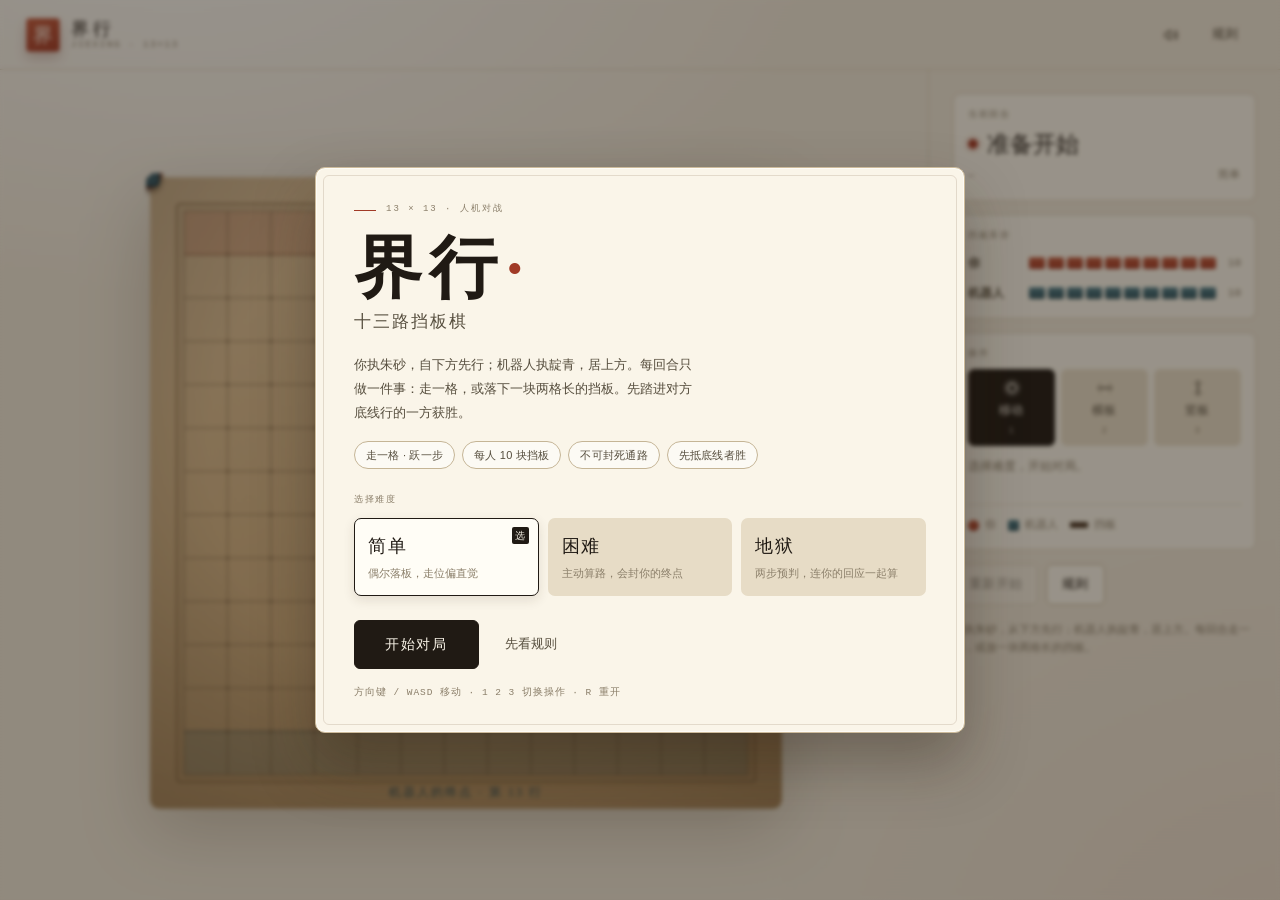
<file: index.html>
<!DOCTYPE html>
<html lang="zh-CN">
<head>
<meta charset="UTF-8">
<meta name="viewport" content="width=device-width, initial-scale=1.0, viewport-fit=cover">
<meta name="theme-color" content="#efe7d7">
<title>界行 · 十三路挡板棋</title>
<link rel="icon" href="data:image/svg+xml,%3Csvg xmlns='http://www.w3.org/2000/svg' viewBox='0 0 64 64'%3E%3Crect width='64' height='64' rx='10' fill='%23a13a26'/%3E%3Ctext x='32' y='45' font-size='36' text-anchor='middle' fill='%23f9eadf' font-family='serif'%3E%E7%95%8C%3C/text%3E%3C/svg%3E">
<style>
:root{
  --paper:#efe7d7;
  --paper-2:#faf5e9;
  --paper-3:#e7dcc6;
  --ink:#201a14;
  --ink-2:#564e3e;
  --ink-3:#8a7e69;
  --line:#dbcfb8;
  --line-2:#c5b596;
  --red:#a13a26;
  --red-2:#c25a3d;
  --red-soft:rgba(161,58,38,.1);
  --teal:#2f525c;
  --teal-2:#4d7d87;
  --teal-soft:rgba(47,82,92,.1);
  --gold:#a9833f;
  --display:"Songti SC","STSong","Noto Serif CJK SC","Source Han Serif SC","KaiTi","STKaiti",serif;
  --body:"PingFang SC","Hiragino Sans GB","Microsoft YaHei UI","Noto Sans CJK SC","Segoe UI",sans-serif;
  --mono:"SFMono-Regular","Cascadia Mono",Consolas,"Liberation Mono",monospace;
}
*{box-sizing:border-box}
[hidden]{display:none !important}
html,body{margin:0;padding:0}
html{-webkit-text-size-adjust:100%}
body{
  min-height:100dvh;
  overflow-x:hidden;
  color:var(--ink);
  font-family:var(--body);
  font-size:15px;
  line-height:1.7;
  background-color:var(--paper);
  background-image:
    radial-gradient(1100px 620px at 14% -8%, rgba(255,255,255,.72), transparent 60%),
    radial-gradient(900px 720px at 102% 108%, rgba(161,58,38,.07), transparent 62%),
    repeating-linear-gradient(0deg, rgba(96,74,44,.022) 0 1px, transparent 1px 3px);
  -webkit-font-smoothing:antialiased;
}
::selection{background:rgba(161,58,38,.16)}
button{font:inherit;color:inherit}
button:focus-visible,a:focus-visible{outline:2px solid var(--teal);outline-offset:2px}
.sr-only{position:absolute;width:1px;height:1px;padding:0;margin:-1px;overflow:hidden;clip:rect(0 0 0 0);white-space:nowrap;border:0}

/* ---------- shell ---------- */
.app{min-height:100dvh;display:flex;flex-direction:column}
.site-head{
  display:flex;align-items:center;justify-content:space-between;gap:16px;
  padding:14px 26px;
  border-bottom:1px solid var(--line);
}
.brand{display:flex;align-items:center;gap:11px}
.brand-seal{
  width:34px;height:34px;flex:0 0 34px;
  display:grid;place-items:center;
  background:linear-gradient(160deg,var(--red-2),var(--red));
  color:#fcf1e4;font-family:var(--display);font-size:20px;line-height:1;
  border-radius:4px;
  box-shadow:inset 0 0 0 1px rgba(255,255,255,.28),0 6px 12px rgba(112,40,24,.24);
}
.brand-text{display:flex;flex-direction:column;line-height:1.25}
.brand-name{font-family:var(--display);font-size:18px;letter-spacing:.2em}
.brand-sub{font-family:var(--mono);font-size:9px;letter-spacing:.2em;color:var(--ink-3);text-transform:uppercase}
.head-actions{display:flex;align-items:center;gap:8px}
.icon-btn{
  width:34px;height:34px;display:grid;place-items:center;
  background:transparent;border:1px solid transparent;border-radius:6px;
  color:var(--ink-2);cursor:pointer;transition:background .18s,border-color .18s,color .18s;
}
.icon-btn:hover{background:rgba(32,26,20,.05);border-color:var(--line)}
.icon-btn svg{width:18px;height:18px}
.icon-btn .slash{opacity:0;transition:opacity .18s}
.icon-btn[aria-pressed="false"] .slash{opacity:1}
.icon-btn[aria-pressed="false"]{color:var(--ink-3)}

.game{flex:1;display:grid;grid-template-columns:minmax(0,1fr) 352px;min-height:0}
.stage-wrap{display:flex;align-items:center;justify-content:center;padding:14px 26px 26px 30px;min-height:0}
.board-col{width:min(72vh,640px,100%);display:flex;flex-direction:column;gap:1px}
.board-msg{
  height:26px;display:flex;align-items:center;justify-content:center;
  font-size:11.5px;letter-spacing:.06em;color:var(--ink-2);
  opacity:0;transform:translateY(3px);
  transition:opacity .22s ease,transform .22s ease;
  pointer-events:none;
}
.board-msg.show{opacity:1;transform:none}
.board-stage{
  position:relative;
  width:100%;
  filter:drop-shadow(0 22px 34px rgba(64,44,22,.22));
}
.board-stage.wall-mode{cursor:crosshair}
#boardSvg{display:block;width:100%;height:auto;border-radius:9px;touch-action:manipulation}

/* ---------- rail ---------- */
.rail{
  border-left:1px solid var(--line);
  padding:24px 24px 30px;
  display:flex;flex-direction:column;gap:14px;
  position:sticky;top:0;align-self:start;
  max-height:100dvh;overflow-y:auto;
}
.card{
  background:var(--paper-2);
  border:1px solid var(--line);
  border-radius:8px;
  padding:13px 14px 15px;
  box-shadow:inset 0 1px 0 rgba(255,255,255,.8);
}
.card-label{
  font-family:var(--mono);font-size:9px;letter-spacing:.19em;text-transform:uppercase;
  color:var(--ink-3);margin:0 0 7px;
}
.turn-line{display:flex;align-items:center;gap:9px;font-family:var(--display);font-size:23px;line-height:1.2}
.turn-dot{
  width:10px;height:10px;flex:0 0 10px;border-radius:50%;
  background:var(--red);box-shadow:0 0 0 4px var(--red-soft);
  animation:breathe 2.6s ease-in-out infinite;
}
.turn-card.ai .turn-dot{background:var(--teal);box-shadow:0 0 0 4px var(--teal-soft)}
.turn-card.over .turn-dot{background:var(--ink-3);box-shadow:0 0 0 4px rgba(32,26,20,.08);animation:none}
.turn-meta{display:flex;justify-content:space-between;gap:12px;margin-top:9px;font-family:var(--mono);font-size:10.5px;letter-spacing:.06em;color:var(--ink-3)}
.turn-meta b{color:var(--ink-2);font-weight:600}

.inv-row{display:flex;align-items:center;gap:9px;margin-top:9px}
.inv-row:first-of-type{margin-top:0}
.inv-name{width:52px;flex:0 0 52px;font-size:12px;font-weight:600;color:var(--ink-2)}
.pips{display:flex;gap:3px;flex:1;min-width:0}
.pip{
  flex:1;height:12px;border-radius:2px;
  background:linear-gradient(180deg,var(--red-2),var(--red));
  box-shadow:inset 0 1px 0 rgba(255,255,255,.3);
  transition:background .2s ease,box-shadow .2s ease;
}
.inv-row.ai .pip{background:linear-gradient(180deg,var(--teal-2),var(--teal))}
.pip.used{background:transparent;box-shadow:none;border:1px solid var(--line-2)}
.inv-num{width:16px;flex:0 0 16px;text-align:right;font-family:var(--mono);font-size:11px;color:var(--ink-3)}

.seg{display:grid;grid-template-columns:repeat(3,1fr);gap:6px}
.seg button{
  display:flex;flex-direction:column;align-items:center;gap:3px;
  padding:8px 2px 7px;
  background:var(--paper-3);
  border:1px solid transparent;border-radius:6px;
  color:var(--ink-2);cursor:pointer;
  transition:background .18s,color .18s,transform .12s;
}
.seg button:hover{background:#efe5cf}
.seg button:active{transform:translateY(1px)}
.seg button svg{width:20px;height:20px;fill:none;stroke:currentColor;stroke-width:1.7;stroke-linecap:round}
.seg button span{font-size:11.5px;letter-spacing:.04em}
.seg button em{font-family:var(--mono);font-size:8.5px;font-style:normal;color:var(--ink-3);letter-spacing:.06em}
.seg button[aria-pressed="true"]{background:var(--ink);border-color:var(--ink);color:var(--paper-2)}
.seg button[aria-pressed="true"] em{color:rgba(250,245,233,.6)}
.hint{
  margin:11px 0 0;font-size:12px;line-height:1.65;color:var(--ink-3);
  min-height:2.9em;
  transition:color .2s;
}
.hint.error{color:var(--red)}
.legend{display:flex;flex-wrap:wrap;gap:12px;margin-top:12px;padding-top:11px;border-top:1px dashed var(--line)}
.legend span{display:flex;align-items:center;gap:6px;font-size:10.5px;color:var(--ink-3)}
.legend i{display:inline-block;width:11px;height:11px}
.legend .dot{border-radius:50%;background:linear-gradient(160deg,var(--red-2),var(--red))}
.legend .tile{border-radius:2px;background:linear-gradient(160deg,var(--teal-2),var(--teal))}
.legend .bar{width:18px;height:6px;border-radius:1px;background:#4a3625}
.rail-actions{display:flex;gap:8px}
.rail-foot{margin:2px 0 0;font-size:10.5px;line-height:1.7;color:var(--ink-3)}

.btn{
  padding:9px 15px;border-radius:6px;
  border:1px solid var(--line-2);
  background:var(--paper-2);color:var(--ink);
  font-size:12.5px;letter-spacing:.02em;cursor:pointer;
  transition:background .18s,border-color .18s,transform .12s,color .18s;
}
.btn:hover{background:#fff;border-color:var(--ink-3)}
.btn:active{transform:translateY(1px)}
.btn:disabled{opacity:.42;cursor:not-allowed;transform:none}
.btn.warn{background:var(--red-soft);border-color:rgba(161,58,38,.4);color:var(--red)}
.btn-primary{background:var(--ink);border-color:var(--ink);color:var(--paper-2)}
.btn-primary:hover{background:#34291f;border-color:#34291f}
.btn-quiet{background:transparent;border-color:transparent;color:var(--ink-2)}
.btn-quiet:hover{background:rgba(32,26,20,.05);border-color:var(--line)}

/* ---------- svg board ---------- */
.goal-label{font-family:var(--display);font-size:11.5px;letter-spacing:.18em;fill:#8d6c46}
.goal-label.human{fill:#95301f}
.goal-label.ai{fill:#2b4a53}
.gl{stroke:#4f3a22;stroke-opacity:.52;stroke-width:.9}
.board-frame{fill:none;stroke:#6b4d2c;stroke-opacity:.55;stroke-width:2}
.board-frame-inner{fill:none;stroke:#6b4d2c;stroke-opacity:.22;stroke-width:1}
.pip-dot{fill:#5c4228;fill-opacity:.34}
.pawn text{font-family:var(--display);font-size:12px;text-anchor:middle;dominant-baseline:central;pointer-events:none}
.pawn.human text{fill:#fceee2}
.pawn.ai text{fill:#dceff2;font-size:9.5px;letter-spacing:.06em}
.pawn{transition:transform .34s cubic-bezier(.22,.9,.24,1)}
.pawn.snap{transition:none}
.active-ring{opacity:0;transition:opacity .3s}
.pawn.active .active-ring{opacity:1;animation:ringPulse 2.4s ease-in-out infinite}
.wall{fill:url(#wallBar);stroke:#291c11;stroke-width:.8}
.wall.enter{animation:wallDrop .32s cubic-bezier(.2,1.25,.4,1) both;transform-box:fill-box;transform-origin:center}
.legal-dot{fill:#a13a26;fill-opacity:.92;pointer-events:none}
.legal-ring{fill:none;stroke:#a13a26;stroke-opacity:.62;stroke-width:1.5;stroke-dasharray:3.5 3.5;pointer-events:none}
.hover-cell{fill:rgba(255,255,255,.34);stroke:rgba(92,66,40,.34);stroke-width:1;pointer-events:none}
.last-mark{fill:none;stroke:#fffdf6;stroke-opacity:.5;stroke-width:1.3;pointer-events:none}
.preview-ok{fill:#b0863f;fill-opacity:.5;stroke:#6f5220;stroke-width:1.3;pointer-events:none}
.preview-bad{fill:#a13a26;fill-opacity:.44;stroke:#7f2716;stroke-width:1.3;pointer-events:none}
.vertex-ring{fill:rgba(255,248,232,.9);stroke:#6f5220;stroke-width:1.6;pointer-events:none}
.ripple{transform-box:fill-box;transform-origin:center;animation:ripple .62s ease-out forwards;pointer-events:none}

/* ---------- overlays ---------- */
.overlay{
  position:fixed;inset:0;z-index:40;
  display:grid;place-items:center;
  padding:24px;
  background:rgba(28,22,15,.44);
  backdrop-filter:blur(2px);
  -webkit-backdrop-filter:blur(2px);
  overflow-y:auto;
}
.panel{
  position:relative;
  width:100%;max-width:650px;
  background:var(--paper-2);
  border:1px solid #cdbb9b;
  border-radius:10px;
  padding:34px 38px 30px;
  box-shadow:0 30px 60px rgba(38,25,12,.34),inset 0 0 0 1px rgba(255,255,255,.6);
  animation:panelIn .5s cubic-bezier(.2,.9,.24,1) both;
}
.panel::before{
  content:"";position:absolute;inset:7px;
  border:1px solid rgba(107,77,44,.16);border-radius:6px;pointer-events:none;
}
.kicker{
  display:flex;align-items:center;gap:10px;
  font-family:var(--mono);font-size:9px;letter-spacing:.22em;text-transform:uppercase;color:var(--ink-3);
}
.kicker::before{content:"";width:22px;height:1px;background:var(--red)}
.brand-title{
  font-family:var(--display);
  font-size:clamp(46px,9vw,68px);
  line-height:1;
  letter-spacing:.1em;
  margin:16px 0 0;
  font-weight:600;
}
.brand-title span{color:var(--red);margin:0 .04em}
.brand-tagline{font-family:var(--display);font-size:17px;letter-spacing:.12em;margin:6px 0 0;color:var(--ink-2)}
.brand-lede{font-size:13px;line-height:1.85;color:var(--ink-2);margin:16px 0 0;max-width:47ch}
.rule-chips{display:flex;flex-wrap:wrap;gap:7px;margin:16px 0 0;padding:0;list-style:none}
.rule-chips li{
  font-size:11px;letter-spacing:.02em;color:var(--ink-2);
  border:1px solid var(--line-2);border-radius:999px;padding:4px 11px;background:rgba(255,255,255,.5);
}
.diff-field{border:0;padding:0;margin:24px 0 0}
.diff-field legend{padding:0;margin:0 0 9px}
.diff-cards{display:grid;grid-template-columns:repeat(3,1fr);gap:9px}
.diff-card{
  position:relative;text-align:left;
  padding:12px 13px 13px;
  background:var(--paper-3);
  border:1px solid transparent;border-radius:7px;
  cursor:pointer;
  transition:background .18s,border-color .18s,transform .12s,box-shadow .18s;
}
.diff-card:hover{background:#efe5cf}
.diff-card:active{transform:translateY(1px)}
.diff-name{display:block;font-family:var(--display);font-size:18px;letter-spacing:.1em;color:var(--ink)}
.diff-desc{display:block;font-size:10.5px;line-height:1.55;color:var(--ink-3);margin-top:4px}
.diff-card[aria-checked="true"]{
  background:#fffdf6;border-color:var(--ink);
  box-shadow:0 4px 12px rgba(58,42,24,.12);
}
.diff-card[aria-checked="true"]::after{
  content:"选";position:absolute;top:8px;right:9px;
  width:17px;height:17px;display:grid;place-items:center;
  background:var(--ink);color:var(--paper-2);
  font-family:var(--display);font-size:10px;border-radius:2px;
}
.panel-actions{display:flex;align-items:center;gap:10px;margin-top:24px;flex-wrap:wrap}
.btn-start{padding:12px 30px;font-size:14px;letter-spacing:.12em;font-family:var(--display)}
.start-note{margin:16px 0 0;font-family:var(--mono);font-size:9.5px;letter-spacing:.1em;color:var(--ink-3)}

/* result */
.result-panel{max-width:520px}
.result-title{
  font-family:var(--display);font-size:clamp(38px,7vw,54px);line-height:1.1;
  letter-spacing:.14em;margin:14px 0 0;font-weight:600;
}
.result-title.win{color:var(--red)}
.result-title.lose{color:var(--teal)}
.result-sub{margin:10px 0 0;font-size:13px;color:var(--ink-2)}
.result-stats{
  display:grid;grid-template-columns:repeat(4,1fr);
  gap:0;margin:26px 0 0;border-top:1px solid var(--line);border-bottom:1px solid var(--line);
}
.result-stats div{padding:12px 10px 12px 0;border-right:1px solid var(--line)}
.result-stats div:last-child{border-right:0}
.result-stats dt{font-family:var(--mono);font-size:8.5px;letter-spacing:.16em;text-transform:uppercase;color:var(--ink-3)}
.result-stats dd{margin:3px 0 0;font-family:var(--display);font-size:20px;letter-spacing:.04em}

/* rules */
.rules-panel{max-width:660px;max-height:min(88dvh,860px);display:flex;flex-direction:column;padding:24px 26px 22px}
.rules-head{display:flex;align-items:flex-start;justify-content:space-between;gap:16px;border-bottom:1px solid var(--line);padding-bottom:16px}
.rules-head h2{font-family:var(--display);font-size:27px;letter-spacing:.06em;margin:6px 0 0;font-weight:600}
.rules-body{overflow-y:auto;padding-right:6px;margin-top:6px;overscroll-behavior:contain}
.rules-body section{padding:18px 0 6px;border-bottom:1px dashed var(--line)}
.rules-body section:last-child{border-bottom:0}
.rules-body h3{font-family:var(--display);font-size:17px;letter-spacing:.08em;margin:0 0 8px;font-weight:600}
.rules-body p{font-size:12.5px;line-height:1.8;color:var(--ink-2);margin:0 0 8px}
.rules-list{margin:0;padding-left:17px;font-size:12.5px;line-height:1.8;color:var(--ink-2)}
.rules-list li{margin-bottom:6px}
.rules-list li::marker{color:var(--red)}
.rules-list strong{color:var(--ink)}
.figure{margin:13px 0 4px;padding:10px 12px 6px;background:rgba(255,255,255,.5);border:1px solid var(--line);border-radius:6px}
.figure svg{display:block;width:100%;height:auto}
.figure figcaption{font-size:10px;line-height:1.6;color:var(--ink-3);margin-top:4px;text-align:center}
.dg-grid{fill:none;stroke:#cbbc9f;stroke-width:1}
.dg-you{fill:url(#humanStone);stroke:#7a2a19;stroke-width:.8}
.dg-ai{fill:url(#aiTile);stroke:#243f48;stroke-width:.8}
.dg-ok{fill:#2f525c}
.dg-no{fill:#a13a26}
.dg-arrow{fill:none;stroke:#a13a26;stroke-width:1.6;marker-end:url(#arrow)}
.dg-label{font-family:var(--display);font-size:10px;letter-spacing:.06em;text-anchor:middle}
.dg-label.ok{fill:#2f525c}
.dg-label.no{fill:#a13a26}
.dg-label.plain{fill:#6f6450}

/* ---------- motion ---------- */
@keyframes breathe{0%,100%{box-shadow:0 0 0 4px var(--red-soft)}50%{box-shadow:0 0 0 7px rgba(161,58,38,.04)}}
.turn-card.ai .turn-dot{animation:ringTeal 2.2s ease-in-out infinite}
@keyframes ringTeal{0%,100%{box-shadow:0 0 0 4px var(--teal-soft)}50%{box-shadow:0 0 0 7px rgba(47,82,92,.04)}}
@keyframes ringPulse{0%,100%{stroke-opacity:.5}50%{stroke-opacity:.12}}
@keyframes wallDrop{0%{transform:scale(.55);opacity:0}60%{opacity:1}100%{transform:scale(1);opacity:1}}
@keyframes ripple{0%{transform:scale(.55);opacity:.75}100%{transform:scale(2.3);opacity:0}}
@keyframes panelIn{0%{opacity:0;transform:translateY(14px) scale(.985)}100%{opacity:1;transform:none}}
@keyframes shakeIt{0%,100%{transform:translateX(0)}20%{transform:translateX(-5px)}40%{transform:translateX(5px)}60%{transform:translateX(-3px)}80%{transform:translateX(3px)}}
.shake{animation:shakeIt .34s ease-in-out}

/* ---------- responsive ---------- */
@media (max-width: 980px){
  .site-head{padding:11px 14px}
  .brand-name{font-size:16px}
  .brand-seal{width:30px;height:30px;flex-basis:30px;font-size:18px}
  .game{grid-template-columns:1fr}
  .stage-wrap{padding:6px 12px 2px}
  .board-col{width:min(94vw,560px,calc(100dvh - 140px));gap:0}
  .board-msg{height:22px;font-size:10.5px}
  .board-stage{filter:drop-shadow(0 12px 20px rgba(64,44,22,.18))}
  .rail{
    border-left:0;border-top:1px solid var(--line);
    position:static;max-height:none;overflow:visible;
    padding:14px 12px calc(20px + env(safe-area-inset-bottom));
    gap:10px;
  }
  .card{padding:11px 12px 12px}
  .turn-line{font-size:20px}
  .turn-meta{margin-top:6px}
  .seg button{flex-direction:row;justify-content:center;gap:6px;padding:10px 2px;min-height:44px}
  .seg button em{display:none}
  .hint{min-height:0;margin-top:9px}
  .rail-actions .btn{flex:1;min-height:44px}
  .panel{padding:26px 22px 24px;max-height:92dvh;overflow-y:auto}
  .overlay{padding:16px}
  .diff-cards{grid-template-columns:1fr}
  .diff-card{display:flex;align-items:baseline;justify-content:space-between;gap:10px;padding:11px 13px}
  .diff-name{font-size:17px}
  .diff-desc{margin-top:0;font-size:10.5px}
  .diff-card[aria-checked="true"]::after{position:static;flex:0 0 auto}
  .result-stats{grid-template-columns:repeat(2,1fr)}
  .result-stats div:nth-child(2){border-right:0}
  .result-stats div:nth-child(-n+2){border-bottom:1px solid var(--line)}
  .rules-panel{max-height:92dvh;padding:20px 18px}
  .rules-head h2{font-size:23px}
}
@media (orientation: landscape) and (max-height: 500px){
  .app{height:100dvh;min-height:0;overflow:hidden}
  .site-head{padding:6px 12px}
  .brand-seal{width:26px;height:26px;flex-basis:26px;font-size:15px}
  .brand-name{font-size:14px}
  .brand-sub{display:none}
  .game{grid-template-columns:minmax(0,1fr) 288px;min-height:0}
  .stage-wrap{padding:4px 8px 4px}
  .board-col{width:min(calc(100dvh - 86px),480px)}
  .board-msg{height:19px;font-size:10px}
  .rail{
    border-left:1px solid var(--line);border-top:0;
    position:static;max-height:none;height:100%;overflow-y:auto;
    padding:10px 11px 14px;gap:8px;
  }
  .card{padding:8px 10px 9px}
  .card-label{display:none}
  .turn-line{font-size:17px}
  .turn-meta{margin-top:4px;font-size:10px}
  .inv-row{margin-top:6px}
  .seg button{min-height:34px;padding:5px 2px}
  .hint{margin-top:6px;font-size:11px;line-height:1.5}
  .legend{display:none}
  .rail-actions .btn{min-height:34px;padding:5px 12px}
  .rail-foot{display:none}
}
@media (max-width: 420px){
  .brand-sub{display:none}
  .panel-actions{gap:8px}
  .btn-start{flex:1;padding:11px 18px}
}
@media (hover: none){
  .seg button:hover{background:var(--paper-3)}
}
@media (prefers-reduced-motion: reduce){
  *,*::before,*::after{animation-duration:.001ms !important;animation-iteration-count:1 !important;transition-duration:.001ms !important;scroll-behavior:auto !important}
}
</style>
</head>
<body>
<div class="app">
  <header class="site-head">
    <div class="brand">
      <span class="brand-seal" aria-hidden="true">界</span>
      <span class="brand-text">
        <span class="brand-name">界行</span>
        <span class="brand-sub">Jiexing · 13×13</span>
      </span>
    </div>
    <div class="head-actions">
      <button class="icon-btn" id="btnSound" aria-pressed="true" aria-label="音效开关" title="音效开关">
        <svg viewBox="0 0 24 24" fill="none" stroke="currentColor" stroke-width="1.6" stroke-linecap="round" stroke-linejoin="round" aria-hidden="true">
          <path d="M4 9v6h3l4 3.5v-13L7 9H4z"/>
          <path d="M15.5 8.5a5 5 0 0 1 0 7"/>
          <path d="M18 6a8.5 8.5 0 0 1 0 12"/>
          <path class="slash" d="M3 3l18 18" stroke="#a13a26"/>
        </svg>
      </button>
      <button class="btn btn-quiet" id="btnRulesHead">规则</button>
    </div>
  </header>

  <main class="game">
    <div class="stage-wrap">
      <div class="board-col">
        <div class="board-msg" id="toast" role="status" aria-live="polite"></div>
        <div class="board-stage" id="stage">
        <svg id="boardSvg" viewBox="0 0 620 620" aria-label="13 乘 13 棋盘">
          <defs>
            <linearGradient id="wood" x1="0" y1="0" x2=".35" y2="1">
              <stop offset="0" stop-color="#e6c99f"/>
              <stop offset=".55" stop-color="#d6b483"/>
              <stop offset="1" stop-color="#c09a67"/>
            </linearGradient>
            <radialGradient id="vig" cx=".5" cy=".44" r=".74">
              <stop offset=".55" stop-color="#000" stop-opacity="0"/>
              <stop offset="1" stop-color="#3a2612" stop-opacity=".24"/>
            </radialGradient>
            <filter id="grain" x="0" y="0" width="100%" height="100%">
              <feTurbulence type="fractalNoise" baseFrequency=".55" numOctaves="2" seed="9" result="n"/>
              <feColorMatrix in="n" type="saturate" values="0"/>
              <feComponentTransfer><feFuncA type="linear" slope=".18"/></feComponentTransfer>
              <feComposite operator="in" in2="SourceGraphic"/>
            </filter>
            <filter id="stoneShadow" x="-70%" y="-70%" width="240%" height="240%">
              <feDropShadow dx="0" dy="3.2" stdDeviation="2.6" flood-color="#3b2612" flood-opacity=".4"/>
            </filter>
            <filter id="wallShadow" x="-45%" y="-70%" width="190%" height="250%">
              <feDropShadow dx="0" dy="2" stdDeviation="1.5" flood-color="#31200f" flood-opacity=".42"/>
            </filter>
            <linearGradient id="humanStone" x1=".2" y1=".08" x2=".72" y2="1">
              <stop offset="0" stop-color="#d07a58"/>
              <stop offset=".45" stop-color="#b24a2f"/>
              <stop offset="1" stop-color="#8d2e1d"/>
            </linearGradient>
            <linearGradient id="aiTile" x1=".1" y1="0" x2=".9" y2="1">
              <stop offset="0" stop-color="#618d96"/>
              <stop offset=".5" stop-color="#3a606c"/>
              <stop offset="1" stop-color="#23414c"/>
            </linearGradient>
            <linearGradient id="wallBar" x1="0" y1="0" x2="0" y2="1">
              <stop offset="0" stop-color="#6d5339"/>
              <stop offset="1" stop-color="#3e2c1c"/>
            </linearGradient>
            <marker id="arrow" viewBox="0 0 10 10" refX="8.5" refY="5" markerWidth="5.5" markerHeight="5.5" orient="auto-start-reverse">
              <path d="M0 0L10 5L0 10z" fill="#a13a26"/>
            </marker>
          </defs>
          <rect x="4" y="4" width="612" height="612" rx="9" fill="url(#wood)"/>
          <rect x="4" y="4" width="612" height="612" rx="9" fill="#8a5c2d" filter="url(#grain)" opacity=".55"/>
          <rect x="4" y="4" width="612" height="612" rx="9" fill="url(#vig)"/>
          <g id="goalLayer"></g>
          <g id="gridLayer"></g>
          <g id="markLayer"></g>
          <g id="wallLayer"></g>
          <g id="previewLayer"></g>
          <g id="pawnLayer"></g>
          <g id="fxLayer"></g>
        </svg>
        </div>
      </div>
    </div>

    <aside class="rail">
      <section class="card turn-card" id="turnCard">
        <div class="card-label">当前回合</div>
        <div class="turn-line"><span class="turn-dot" aria-hidden="true"></span><span id="turnLabel">准备开始</span></div>
        <div class="turn-meta"><span id="turnMeta">—</span><span id="diffLabel">简单</span></div>
      </section>

      <section class="card">
        <div class="card-label">挡板库存</div>
        <div class="inv-row">
          <span class="inv-name">你</span>
          <div class="pips" id="pipsHuman"></div>
          <span class="inv-num" id="numHuman">10</span>
        </div>
        <div class="inv-row ai">
          <span class="inv-name">机器人</span>
          <div class="pips" id="pipsAi"></div>
          <span class="inv-num" id="numAi">10</span>
        </div>
      </section>

      <section class="card">
        <div class="card-label">操作</div>
        <div class="seg" role="group" aria-label="操作模式">
          <button data-mode="move" aria-pressed="true">
            <svg viewBox="0 0 20 20" aria-hidden="true"><circle cx="10" cy="10" r="4.2"/><circle cx="10" cy="10" r="7.4" stroke-opacity=".32"/></svg>
            <span>移动</span><em>1</em>
          </button>
          <button data-mode="h" aria-pressed="false">
            <svg viewBox="0 0 20 20" aria-hidden="true"><path d="M3 10h14"/><path d="M5 5v3M15 5v3M5 12v3M15 12v3" stroke-opacity=".3"/></svg>
            <span>横板</span><em>2</em>
          </button>
          <button data-mode="v" aria-pressed="false">
            <svg viewBox="0 0 20 20" aria-hidden="true"><path d="M10 3v14"/><path d="M5 5h3M12 5h3M5 15h3M12 15h3" stroke-opacity=".3"/></svg>
            <span>竖板</span><em>3</em>
          </button>
        </div>
        <p class="hint" id="hintText">点击高亮圆点移动，或切换到挡板。</p>
        <div class="legend">
          <span><i class="dot"></i>你</span>
          <span><i class="tile"></i>机器人</span>
          <span><i class="bar"></i>挡板</span>
        </div>
      </section>

      <div class="rail-actions">
        <button class="btn" id="btnRestart" disabled>重新开始</button>
        <button class="btn" id="btnRulesRail">规则</button>
      </div>
      <p class="rail-foot">你执朱砂，从下方先行；机器人执靛青，居上方。每回合走一格，或放一块两格长的挡板。</p>
    </aside>
  </main>
</div>

<div class="overlay" id="startOverlay">
  <div class="panel start-panel">
    <div class="kicker">13 × 13 · 人机对战</div>
    <h1 class="brand-title">界行<span>·</span></h1>
    <p class="brand-tagline">十三路挡板棋</p>
    <p class="brand-lede">你执朱砂，自下方先行；机器人执靛青，居上方。每回合只做一件事：走一格，或落下一块两格长的挡板。先踏进对方底线行的一方获胜。</p>
    <ul class="rule-chips">
      <li>走一格 · 跃一步</li>
      <li>每人 10 块挡板</li>
      <li>不可封死通路</li>
      <li>先抵底线者胜</li>
    </ul>
    <fieldset class="diff-field">
      <legend class="card-label">选择难度</legend>
      <div class="diff-cards" role="radiogroup" aria-label="难度">
        <button class="diff-card" data-diff="easy" role="radio" aria-checked="true">
          <span class="diff-name">简单</span>
          <span class="diff-desc">偶尔落板，走位偏直觉</span>
        </button>
        <button class="diff-card" data-diff="hard" role="radio" aria-checked="false">
          <span class="diff-name">困难</span>
          <span class="diff-desc">主动算路，会封你的终点</span>
        </button>
        <button class="diff-card" data-diff="hell" role="radio" aria-checked="false">
          <span class="diff-name">地狱</span>
          <span class="diff-desc">两步预判，连你的回应一起算</span>
        </button>
      </div>
    </fieldset>
    <div class="panel-actions">
      <button class="btn btn-primary btn-start" id="btnStart">开始对局</button>
      <button class="btn btn-quiet" id="btnOpenRules">先看规则</button>
    </div>
    <p class="start-note">方向键 / WASD 移动 · 1 2 3 切换操作 · R 重开</p>
  </div>
</div>

<div class="overlay" id="resultOverlay" hidden>
  <div class="panel result-panel">
    <div class="kicker">对局结束</div>
    <h2 class="result-title" id="resultTitle">你赢了</h2>
    <p class="result-sub" id="resultSub"></p>
    <dl class="result-stats">
      <div><dt>手数</dt><dd id="statTurns">—</dd></div>
      <div><dt>你的挡板</dt><dd id="statHumanWalls">—</dd></div>
      <div><dt>机器挡板</dt><dd id="statAiWalls">—</dd></div>
      <div><dt>用时</dt><dd id="statTime">—</dd></div>
    </dl>
    <div class="panel-actions">
      <button class="btn btn-primary btn-start" id="btnAgain">再来一局</button>
      <button class="btn" id="btnSwitch">换难度</button>
    </div>
  </div>
</div>

<div class="overlay" id="rulesOverlay" hidden>
  <div class="panel rules-panel" role="dialog" aria-modal="true" aria-labelledby="rulesTitle">
    <div class="rules-head">
      <div>
        <div class="kicker">规则</div>
        <h2 id="rulesTitle">怎么下这盘棋</h2>
      </div>
      <button class="icon-btn" id="btnCloseRules" aria-label="关闭规则">
        <svg viewBox="0 0 24 24" fill="none" stroke="currentColor" stroke-width="1.7" stroke-linecap="round" aria-hidden="true">
          <path d="M6 6l12 12M18 6L6 18"/>
        </svg>
      </button>
    </div>
    <div class="rules-body">
      <section>
        <h3>每回合，只做一件事</h3>
        <ul class="rules-list">
          <li><strong>移动：</strong>上下左右走一格，不能斜走。</li>
          <li><strong>跳跃：</strong>相邻格有对手时，越过它跳到正后方；正后方出界或被挡板隔开时，可斜跳到对手两侧的空格，即经典斜跳。</li>
          <li><strong>挡板：</strong>横板压住两格的横边，竖板压住两格的竖边，都落在格线之间；每人 10 块，放下一块就消耗一回合。</li>
        </ul>
        <figure class="figure">
          <svg viewBox="0 0 250 136" aria-label="直跳与斜跳示意图">
            <g transform="translate(8,7)">
              <path class="dg-grid" d="M0 0V104M26 0V104M52 0V104M78 0V104M104 0V104M0 0H104M0 26H104M0 52H104M0 78H104M0 104H104"/>
              <circle class="dg-you" cx="65" cy="91" r="8.5"/>
              <rect class="dg-ai" x="58.5" y="58.5" width="13" height="13" rx="2"/>
              <path class="dg-arrow" d="M65 55V32"/>
              <text class="dg-label plain" x="52" y="124">直跳</text>
            </g>
            <g transform="translate(136,7)">
              <path class="dg-grid" d="M0 0V104M26 0V104M52 0V104M78 0V104M104 0V104M0 0H104M0 26H104M0 52H104M0 78H104M0 104H104"/>
              <circle class="dg-you" cx="39" cy="91" r="8.5"/>
              <rect class="dg-ai" x="32.5" y="58.5" width="13" height="13" rx="2"/>
              <rect class="dg-no" x="26" y="49" width="26" height="6" rx="1"/>
              <path class="dg-arrow" d="M37 58L15 39"/>
              <path class="dg-arrow" d="M41 58L63 39"/>
              <text class="dg-label plain" x="52" y="124">斜跳</text>
            </g>
          </svg>
          <figcaption>直跳优先；正后方不可达时，斜跳对手两侧的空格。</figcaption>
        </figure>
      </section>
      <section>
        <h3>挡板可以拼，但不能封死</h3>
        <ul class="rules-list">
          <li>端头相接的 <strong>L 形</strong> 合法；端头撞在另一块中段的 <strong>T 形</strong> 合法。</li>
          <li>两块挡板都以中段相交的 <strong>十字形</strong> 不合法。</li>
          <li>任何放置都必须让双方都还能走到对方底线，否则不合法。</li>
        </ul>
        <figure class="figure">
          <svg viewBox="0 0 372 144" aria-label="挡板连接规则示意图">
            <g transform="translate(8,8)">
              <path class="dg-grid" d="M0 0V104M26 0V104M52 0V104M78 0V104M104 0V104M0 0H104M0 26H104M0 52H104M0 78H104M0 104H104"/>
              <rect class="dg-ok" x="0" y="49" width="52" height="6" rx="1"/>
              <rect class="dg-ok" x="49" y="52" width="6" height="52" rx="1"/>
              <text class="dg-label ok" x="52" y="126">L 形 · 合法</text>
            </g>
            <g transform="translate(134,8)">
              <path class="dg-grid" d="M0 0V104M26 0V104M52 0V104M78 0V104M104 0V104M0 0H104M0 26H104M0 52H104M0 78H104M0 104H104"/>
              <rect class="dg-ok" x="26" y="49" width="52" height="6" rx="1"/>
              <rect class="dg-ok" x="49" y="0" width="6" height="52" rx="1"/>
              <text class="dg-label ok" x="52" y="126">T 形 · 合法</text>
            </g>
            <g transform="translate(260,8)">
              <path class="dg-grid" d="M0 0V104M26 0V104M52 0V104M78 0V104M104 0V104M0 0H104M0 26H104M0 52H104M0 78H104M0 104H104"/>
              <rect class="dg-no" x="26" y="49" width="52" height="6" rx="1"/>
              <rect class="dg-no" x="49" y="26" width="6" height="52" rx="1"/>
              <text class="dg-label no" x="52" y="126">十字 · 禁止</text>
            </g>
          </svg>
          <figcaption>L、T 合法；十字交叉与封死通路不合法。</figcaption>
        </figure>
      </section>
      <section>
        <h3>胜负与先手</h3>
        <p>你执朱砂，从第 13 行出发，目标是第 1 行；机器人执靛青，从第 1 行出发，目标是第 13 行。谁先踏进对方底线行，谁就赢。你先行。</p>
      </section>
      <section>
        <h3>操作</h3>
        <ul class="rules-list">
          <li>移动模式：点击棋盘上的圆点，或用方向键 / WASD。</li>
          <li>挡板模式：点击两条格线的交叉点放置，悬停即可预览；金色可放，朱砂不可放。</li>
          <li>触屏：挡板需要点两次确认。数字 1 / 2 / 3 切换模式，Esc 取消，R 重开。</li>
        </ul>
      </section>
    </div>
  </div>
</div>

<div class="sr-only" id="live" aria-live="polite"></div>

<script>
(function(){
  'use strict';

  /* ============ 常量与几何 ============ */
  const N = 13;
  const M = 37;
  const CELL = 42;
  const WALL_LIMIT = 10;
  const GOAL = { human: 0, ai: 12 };
  const DIFF_LABEL = { easy: '简单', hard: '困难', hell: '地狱' };

  const key = (r, c) => r + ',' + c;
  const inBoard = (r, c) => r >= 0 && r < N && c >= 0 && c < N;
  const cellX = c => M + c * CELL + CELL / 2;
  const cellY = r => M + r * CELL + CELL / 2;
  const $ = id => document.getElementById(id);

  const svg = $('boardSvg');
  const stage = $('stage');
  const layers = {
    goal: $('goalLayer'),
    grid: $('gridLayer'),
    mark: $('markLayer'),
    wall: $('wallLayer'),
    preview: $('previewLayer'),
    pawn: $('pawnLayer'),
    fx: $('fxLayer')
  };

  /* ============ 规则引擎 ============ */
  let gameSeq = 0;

  function createGame(difficulty){
    return {
      id: ++gameSeq,
      difficulty: difficulty,
      pawns: { human: { r: 12, c: 6 }, ai: { r: 0, c: 6 } },
      h: new Set(),
      v: new Set(),
      inv: { human: WALL_LIMIT, ai: WALL_LIMIT },
      turn: 'human',
      started: false,
      over: false,
      winner: null,
      turns: 0,
      last: null,
      aiWallCd: 0,
      startTime: 0,
      endTime: 0
    };
  }

  function edgeBlocked(s, a, b){
    if(a.r === b.r){
      const bc = Math.min(a.c, b.c);
      return s.v.has(key(a.r - 1, bc)) || s.v.has(key(a.r, bc));
    }
    if(a.c === b.c){
      const br = Math.min(a.r, b.r);
      return s.h.has(key(br, a.c - 1)) || s.h.has(key(br, a.c));
    }
    return true;
  }

  function legalMovesFor(side, s){
    const pos = s.pawns[side];
    const opp = s.pawns[side === 'human' ? 'ai' : 'human'];
    const result = [];
    const dirs = [[-1, 0], [1, 0], [0, -1], [0, 1]];
    for(const d of dirs){
      const dr = d[0], dc = d[1];
      const adj = { r: pos.r + dr, c: pos.c + dc };
      if(!inBoard(adj.r, adj.c)) continue;
      if(edgeBlocked(s, pos, adj)) continue;
      if(adj.r === opp.r && adj.c === opp.c){
        const beyond = { r: adj.r + dr, c: adj.c + dc };
        if(inBoard(beyond.r, beyond.c) && !edgeBlocked(s, adj, beyond)){
          result.push({ type: 'jump', to: beyond });
          continue;
        }
        const perps = dr !== 0 ? [[0, -1], [0, 1]] : [[-1, 0], [1, 0]];
        for(const p of perps){
          const diag = { r: adj.r + p[0], c: adj.c + p[1] };
          if(!inBoard(diag.r, diag.c)) continue;
          if(diag.r === pos.r && diag.c === pos.c) continue;
          if(edgeBlocked(s, adj, diag)) continue;
          result.push({ type: 'jump', to: diag });
        }
      } else {
        result.push({ type: 'move', to: adj });
      }
    }
    return result;
  }

  function shortestDistance(pawn, goalRow, hSet, vSet){
    if(pawn.r === goalRow) return 0;
    const dist = new Int16Array(N * N).fill(-1);
    const queue = new Int16Array(N * N);
    let head = 0, tail = 0;
    const start = pawn.r * N + pawn.c;
    dist[start] = 0;
    queue[tail++] = start;
    while(head < tail){
      const cur = queue[head++];
      const r = Math.floor(cur / N);
      const c = cur % N;
      const nd = dist[cur] + 1;
      if(r > 0 && !(hSet.has(key(r - 1, c - 1)) || hSet.has(key(r - 1, c)))){
        const ni = (r - 1) * N + c;
        if(dist[ni] === -1){
          if(r - 1 === goalRow) return nd;
          dist[ni] = nd;
          queue[tail++] = ni;
        }
      }
      if(r < N - 1 && !(hSet.has(key(r, c - 1)) || hSet.has(key(r, c)))){
        const ni = (r + 1) * N + c;
        if(dist[ni] === -1){
          if(r + 1 === goalRow) return nd;
          dist[ni] = nd;
          queue[tail++] = ni;
        }
      }
      if(c > 0 && !(vSet.has(key(r - 1, c - 1)) || vSet.has(key(r, c - 1)))){
        const ni = r * N + (c - 1);
        if(dist[ni] === -1){
          dist[ni] = nd;
          queue[tail++] = ni;
        }
      }
      if(c < N - 1 && !(vSet.has(key(r - 1, c)) || vSet.has(key(r, c)))){
        const ni = r * N + (c + 1);
        if(dist[ni] === -1){
          dist[ni] = nd;
          queue[tail++] = ni;
        }
      }
    }
    return -1;
  }

  function shortestPathEdges(pawn, goalRow, hSet, vSet){
    if(pawn.r === goalRow) return [];
    const prev = new Int16Array(N * N).fill(-2);
    const queue = new Int16Array(N * N);
    let head = 0, tail = 0, goalIndex = -1;
    const start = pawn.r * N + pawn.c;
    prev[start] = -1;
    queue[tail++] = start;
    while(head < tail && goalIndex === -1){
      const cur = queue[head++];
      const r = Math.floor(cur / N);
      const c = cur % N;
      const next = [];
      if(r > 0 && !(hSet.has(key(r - 1, c - 1)) || hSet.has(key(r - 1, c)))) next.push(cur - N);
      if(r < N - 1 && !(hSet.has(key(r, c - 1)) || hSet.has(key(r, c)))) next.push(cur + N);
      if(c > 0 && !(vSet.has(key(r - 1, c - 1)) || vSet.has(key(r, c - 1)))) next.push(cur - 1);
      if(c < N - 1 && !(vSet.has(key(r - 1, c)) || vSet.has(key(r, c)))) next.push(cur + 1);
      for(const ni of next){
        if(prev[ni] !== -2) continue;
        prev[ni] = cur;
        if(Math.floor(ni / N) === goalRow){
          goalIndex = ni;
          break;
        }
        queue[tail++] = ni;
      }
    }
    if(goalIndex === -1) return [];
    const edges = [];
    let cur = goalIndex;
    while(prev[cur] !== -1){
      const p = prev[cur];
      edges.push({
        a: { r: Math.floor(p / N), c: p % N },
        b: { r: Math.floor(cur / N), c: cur % N }
      });
      cur = p;
    }
    return edges;
  }

  function isCrossJoin(hRow, hCol, vRow, vCol){
    const gx = vCol + 1;
    const gy = hRow + 1;
    const hEndpoint = gx === hCol || gx === hCol + 2;
    const vEndpoint = gy === vRow || gy === vRow + 2;
    return !hEndpoint && !vEndpoint;
  }

  function checkWall(s, kind, r, c, side){
    if(s.inv[side] <= 0) return { ok: false, reason: '挡板已用尽，只能移动。' };
    if(r < 0 || r >= N - 1 || c < 0 || c >= N - 1){
      return { ok: false, reason: '挡板必须落在棋盘内部两条格线之间。' };
    }
    if(kind === 'h'){
      for(let cc = c - 1; cc <= c + 1; cc++){
        if(cc < 0 || cc >= N - 1) continue;
        if(s.h.has(key(r, cc))) return { ok: false, reason: '这里已经有一块横板了。' };
      }
      for(let rr = r - 1; rr <= r + 1; rr++){
        if(rr < 0 || rr >= N - 1) continue;
        for(let cc = c - 1; cc <= c + 1; cc++){
          if(cc < 0 || cc >= N - 1) continue;
          if(s.v.has(key(rr, cc)) && isCrossJoin(r, c, rr, cc)){
            return { ok: false, reason: '横竖挡板不能在中段交叉成十字形。' };
          }
        }
      }
    } else {
      for(let rr = r - 1; rr <= r + 1; rr++){
        if(rr < 0 || rr >= N - 1) continue;
        if(s.v.has(key(rr, c))) return { ok: false, reason: '这里已经有一块竖板了。' };
      }
      for(let rr = r - 1; rr <= r + 1; rr++){
        if(rr < 0 || rr >= N - 1) continue;
        for(let cc = c - 1; cc <= c + 1; cc++){
          if(cc < 0 || cc >= N - 1) continue;
          if(s.h.has(key(rr, cc)) && isCrossJoin(rr, cc, r, c)){
            return { ok: false, reason: '横竖挡板不能在中段交叉成十字形。' };
          }
        }
      }
    }
    const h2 = kind === 'h' ? new Set(s.h) : s.h;
    const v2 = kind === 'v' ? new Set(s.v) : s.v;
    if(kind === 'h') h2.add(key(r, c));
    else v2.add(key(r, c));
    if(shortestDistance(s.pawns.human, GOAL.human, h2, v2) < 0){
      return { ok: false, reason: '这块挡板会把你自己困死。' };
    }
    if(shortestDistance(s.pawns.ai, GOAL.ai, h2, v2) < 0){
      return { ok: false, reason: '这块挡板会把机器人困死，规则不允许封死通路。' };
    }
    return { ok: true, reason: '' };
  }

  function relevantWallActions(s, side, pawn, goalRow){
    const out = [];
    if(s.inv[side] <= 0) return out;
    const seen = new Set();
    const add = (kind, r, c) => {
      if(r < 0 || r >= N - 1 || c < 0 || c >= N - 1) return;
      const id = kind + key(r, c);
      if(seen.has(id)) return;
      seen.add(id);
      if(checkWall(s, kind, r, c, side).ok) out.push({ type: 'wall', kind: kind, r: r, c: c });
    };
    for(const edge of shortestPathEdges(pawn, goalRow, s.h, s.v)){
      if(edge.a.c === edge.b.c){
        const r = Math.min(edge.a.r, edge.b.r);
        const c = edge.a.c;
        add('h', r, c - 1);
        add('h', r, c);
      } else {
        const r = edge.a.r;
        const c = Math.min(edge.a.c, edge.b.c);
        add('v', r - 1, c);
        add('v', r, c);
      }
    }
    return out;
  }

  /* ============ 模拟与 AI ============ */
  function simulate(s, side, action){
    const next = {
      ...s,
      pawns: { human: { ...s.pawns.human }, ai: { ...s.pawns.ai } },
      inv: { human: s.inv.human, ai: s.inv.ai },
      h: new Set(s.h),
      v: new Set(s.v)
    };
    if(action.type === 'wall'){
      if(action.kind === 'h') next.h.add(key(action.r, action.c));
      else next.v.add(key(action.r, action.c));
      next.inv[side] -= 1;
    } else {
      next.pawns[side] = { r: action.to.r, c: action.to.c };
    }
    if(side === 'ai'){
      if(action.type === 'wall') next.aiWallCd = s.difficulty === 'hard' ? 3 : 2;
      else next.aiWallCd = Math.max(0, (s.aiWallCd || 0) - 1);
    }
    return next;
  }

  function applyAction(s, side, action){
    if(action.type === 'wall'){
      if(action.kind === 'h') s.h.add(key(action.r, action.c));
      else s.v.add(key(action.r, action.c));
      s.inv[side] -= 1;
    } else {
      s.pawns[side] = { r: action.to.r, c: action.to.c };
    }
    if(side === 'ai'){
      if(action.type === 'wall') s.aiWallCd = s.difficulty === 'hard' ? 3 : 2;
      else s.aiWallCd = Math.max(0, (s.aiWallCd || 0) - 1);
    }
  }

  function evaluate(s){
    if(s.pawns.ai.r === GOAL.ai) return 100000;
    if(s.pawns.human.r === GOAL.human) return -100000;
    const dAi = shortestDistance(s.pawns.ai, GOAL.ai, s.h, s.v);
    const dHuman = shortestDistance(s.pawns.human, GOAL.human, s.h, s.v);
    if(dHuman < 0) return 90000;
    if(dAi < 0) return -90000;
    const race = dHuman - dAi;
    let score = race * 100 + (10 - dAi) * 2 + (s.inv.ai - s.inv.human) * 1.5;
    if(dHuman === 1) score -= 1500;
    if(dAi === 1) score += 25;
    return score;
  }

  function wallMetrics(s, action){
    const dH0 = shortestDistance(s.pawns.human, GOAL.human, s.h, s.v);
    const dA0 = shortestDistance(s.pawns.ai, GOAL.ai, s.h, s.v);
    const next = simulate(s, 'ai', action);
    const dH1 = shortestDistance(next.pawns.human, GOAL.human, next.h, next.v);
    const dA1 = shortestDistance(next.pawns.ai, GOAL.ai, next.h, next.v);
    return {
      next: next,
      dH0: dH0,
      dA0: dA0,
      dH1: dH1,
      dA1: dA1,
      block: dH1 - dH0,
      self: dA1 - dA0
    };
  }

  function scoreWallForAI(s, action, difficulty){
    const m = wallMetrics(s, action);
    const block = m.block;
    const self = m.self;
    if(block <= 0 || self > block){
      return { ...m, action: action, value: -Infinity, bonus: -Infinity };
    }
    let bonus = 0;
    if(m.dH0 === 1) bonus += 80;
    else if(m.dH0 <= 3) bonus += 30;
    if(m.dH0 >= m.dA0) bonus += 14;
    if(block >= 2) bonus += 18;
    if(self === 0) bonus += 4;
    if(difficulty === 'hell') bonus += 6;
    return { ...m, action: action, value: evaluate(m.next) + bonus, bonus: bonus };
  }

  function needsBlock(s){
    return shortestDistance(s.pawns.human, GOAL.human, s.h, s.v) === 1;
  }

  function bestBlockingWall(s){
    if(s.inv.ai <= 0) return null;
    const scored = relevantWallActions(s, 'ai', s.pawns.human, GOAL.human)
      .map(action => scoreWallForAI(s, action, s.difficulty))
      .filter(x => x.block > 0);
    scored.sort((a, b) => (b.block - a.block) || (a.self - b.self) || (b.value - a.value));
    return scored.length ? scored[0].action : null;
  }

  function buildAICandidates(s, difficulty, allowWalls){
    const moves = legalMovesFor('ai', s).map(m => {
      const action = { type: m.type, to: m.to };
      const next = simulate(s, 'ai', action);
      return { action: action, next: next, value: evaluate(next), block: 0, self: 0 };
    });
    let walls = [];
    if(allowWalls && s.inv.ai > 0){
      walls = relevantWallActions(s, 'ai', s.pawns.human, GOAL.human)
        .map(action => scoreWallForAI(s, action, difficulty))
        .filter(x => Number.isFinite(x.value));
    }
    const candidates = moves.concat(walls);
    candidates.sort((a, b) => b.value - a.value);
    return candidates;
  }

  function rankRelevantActions(s, side, limit){
    const moves = legalMovesFor(side, s).map(m => ({ type: m.type, to: m.to }));
    const opponent = side === 'ai' ? 'human' : 'ai';
    const opponentGoal = side === 'ai' ? GOAL.human : GOAL.ai;
    const walls = relevantWallActions(s, side, s.pawns[opponent], opponentGoal);
    const scored = moves.concat(walls).map(action => {
      const next = simulate(s, side, action);
      const value = side === 'ai' ? evaluate(next) : -evaluate(next);
      return { action: action, next: next, value: value };
    });
    scored.sort((a, b) => b.value - a.value);
    return typeof limit === 'number' ? scored.slice(0, limit) : scored;
  }

  function pickEasy(s){
    const moves = legalMovesFor('ai', s);
    if(moves.length === 0) return null;
    const winMove = moves.find(m => m.to.r === GOAL.ai);
    if(winMove) return winMove;

    const dA = shortestDistance(s.pawns.ai, GOAL.ai, s.h, s.v);
    const usefulWalls = () => {
      if(s.inv.ai <= 0) return [];
      return relevantWallActions(s, 'ai', s.pawns.human, GOAL.human)
        .map(action => scoreWallForAI(s, action, 'easy'))
        .filter(x => x.block > 0 && x.self <= 1 && Number.isFinite(x.value));
    };

    if(needsBlock(s) && Math.random() < 0.6){
      const walls = usefulWalls();
      if(walls.length) return walls[Math.floor(Math.random() * walls.length)].action;
    }

    if(s.aiWallCd === 0 && dA > 2 && Math.random() < 0.35){
      const walls = usefulWalls();
      if(walls.length && Math.random() < 0.85){
        return walls[Math.floor(Math.random() * walls.length)].action;
      }
    }

    const scored = moves.map(m => {
      const next = simulate(s, 'ai', m);
      return { move: m, d: shortestDistance(next.pawns.ai, GOAL.ai, next.h, next.v) };
    });
    scored.sort((a, b) => a.d - b.d);
    if(Math.random() < 0.28) return moves[Math.floor(Math.random() * moves.length)];
    const bestD = scored[0].d;
    const best = scored.filter(x => x.d === bestD);
    return best[Math.floor(Math.random() * best.length)].move;
  }

  function pickHard(s){
    if(needsBlock(s)){
      const block = bestBlockingWall(s);
      if(block) return block;
    }
    const candidates = buildAICandidates(s, 'hard', s.aiWallCd === 0);
    if(candidates.length) return candidates[0].action;
    return legalMovesFor('ai', s)[0] || null;
  }

  function pickHell(s){
    if(needsBlock(s)){
      const block = bestBlockingWall(s);
      if(block) return block;
    }
    const own = buildAICandidates(s, 'hell', s.aiWallCd === 0).slice(0, 14);
    if(own.length === 0){
      const moves = legalMovesFor('ai', s);
      return moves[0] || null;
    }
    let best = own[0];
    let bestScore = -Infinity;
    for(const cand of own){
      if(cand.action.type !== 'wall' && cand.action.to.r === GOAL.ai) return cand.action;
      const replies = rankRelevantActions(cand.next, 'human', 16);
      const worst = replies.length ? -replies[0].value : evaluate(cand.next);
      let score = cand.value * 0.4 + worst * 0.6;
      if(cand.action.type === 'wall') score += 12;
      if(score > bestScore){
        bestScore = score;
        best = cand;
      }
    }
    return best.action;
  }

  function pickAI(s){
    const moves = legalMovesFor('ai', s);
    const winMove = moves.find(m => m.to.r === GOAL.ai);
    if(winMove) return winMove;
    if(s.difficulty === 'easy') return pickEasy(s);
    if(s.difficulty === 'hard') return pickHard(s);
    return pickHell(s);
  }

  /* ============ 声音 ============ */
  let actx = null;
  let noiseBuf = null;
  let soundOn = true;
  try{ soundOn = localStorage.getItem('jiexing.sound') !== 'off'; }catch(e){}

  function audioCtx(){
    if(!soundOn) return null;
    if(!actx){
      const AC = window.AudioContext || window.webkitAudioContext;
      if(!AC) return null;
      actx = new AC();
      const len = Math.floor(actx.sampleRate * 0.4);
      noiseBuf = actx.createBuffer(1, len, actx.sampleRate);
      const data = noiseBuf.getChannelData(0);
      for(let i = 0; i < len; i++) data[i] = (Math.random() * 2 - 1) * (1 - i / len);
    }
    if(actx.state === 'suspended') actx.resume();
    return actx;
  }

  function tone(freq, dur, type, gain, slideTo, delay){
    const c = audioCtx();
    if(!c) return;
    const t = c.currentTime + (delay || 0);
    const o = c.createOscillator();
    const g = c.createGain();
    o.type = type || 'sine';
    o.frequency.setValueAtTime(freq, t);
    if(slideTo) o.frequency.exponentialRampToValueAtTime(slideTo, t + dur);
    g.gain.setValueAtTime(0.0001, t);
    g.gain.exponentialRampToValueAtTime(gain || 0.05, t + 0.012);
    g.gain.exponentialRampToValueAtTime(0.0001, t + dur);
    o.connect(g).connect(c.destination);
    o.start(t);
    o.stop(t + dur + 0.03);
  }

  function noiseHit(dur, gain, freq, q, delay){
    const c = audioCtx();
    if(!c || !noiseBuf) return;
    const t = c.currentTime + (delay || 0);
    const src = c.createBufferSource();
    src.buffer = noiseBuf;
    const bp = c.createBiquadFilter();
    bp.type = 'bandpass';
    bp.frequency.value = freq || 900;
    bp.Q.value = q || 1.2;
    const g = c.createGain();
    g.gain.setValueAtTime(gain || 0.06, t);
    g.gain.exponentialRampToValueAtTime(0.0001, t + dur);
    src.connect(bp).connect(g).connect(c.destination);
    src.start(t);
    src.stop(t + dur + 0.02);
  }

  function playSound(kind){
    if(!soundOn) return;
    switch(kind){
      case 'move': noiseHit(0.05, 0.05, 1100, 1.1); tone(220, 0.09, 'sine', 0.045, 150); break;
      case 'jump': noiseHit(0.06, 0.05, 900, 1); tone(330, 0.1, 'sine', 0.05, 205); break;
      case 'wall': noiseHit(0.1, 0.05, 320, 0.9); tone(120, 0.16, 'sine', 0.08, 66); break;
      case 'invalid': tone(140, 0.1, 'square', 0.03, 108); break;
      case 'click': tone(720, 0.04, 'sine', 0.028); break;
      case 'select': tone(540, 0.05, 'sine', 0.025); break;
      case 'win': [523.25, 659.25, 783.99, 1046.5].forEach((f, i) => tone(f, 0.24, 'triangle', 0.05, null, i * 0.1)); break;
      case 'lose': [392, 329.63, 261.63, 196].forEach((f, i) => tone(f, 0.32, 'sine', 0.045, null, i * 0.13)); break;
    }
  }

  /* ============ 状态 ============ */
  let game = null;
  let selectedDiff = 'easy';
  let mode = 'move';
  let hoverCell = null;
  let preview = null;
  let pendingSlot = null;
  let aiTimer = null;
  let toastTimer = null;
  let restartConfirmTimer = null;
  let restartArmed = false;
  const isCoarse = window.matchMedia && window.matchMedia('(pointer: coarse)').matches;

  /* ============ 静态棋盘 ============ */
  function buildStaticBoard(){
    layers.goal.innerHTML = [
      '<rect x="' + M + '" y="' + M + '" width="' + (N * CELL) + '" height="' + CELL + '" fill="#a13a26" opacity=".16"/>',
      '<rect x="' + M + '" y="' + (M + (N - 1) * CELL) + '" width="' + (N * CELL) + '" height="' + CELL + '" fill="#2f525c" opacity=".18"/>',
      '<line x1="' + M + '" y1="' + (M + CELL) + '" x2="' + (M + N * CELL) + '" y2="' + (M + CELL) + '" stroke="#a13a26" stroke-opacity=".42" stroke-width="1.2"/>',
      '<line x1="' + M + '" y1="' + (M + (N - 1) * CELL) + '" x2="' + (M + N * CELL) + '" y2="' + (M + (N - 1) * CELL) + '" stroke="#2f525c" stroke-opacity=".48" stroke-width="1.2"/>',
      '<text class="goal-label human" x="' + (M + N * CELL / 2) + '" y="' + (M - 14) + '" text-anchor="middle">你的终点 · 第 1 行</text>',
      '<text class="goal-label ai" x="' + (M + N * CELL / 2) + '" y="' + (M + N * CELL + 21) + '" text-anchor="middle">机器人的终点 · 第 13 行</text>'
    ].join('');

    let lines = '';
    for(let i = 0; i <= N; i++){
      const p = M + i * CELL;
      lines += '<line class="gl" x1="' + p + '" y1="' + M + '" x2="' + p + '" y2="' + (M + N * CELL) + '"/>';
      lines += '<line class="gl" x1="' + M + '" y1="' + p + '" x2="' + (M + N * CELL) + '" y2="' + p + '"/>';
    }
    for(let i = 1; i < N; i++){
      for(let j = 1; j < N; j++){
        lines += '<circle class="pip-dot" cx="' + (M + i * CELL) + '" cy="' + (M + j * CELL) + '" r="1.7"/>';
      }
    }
    lines += '<rect class="board-frame" x="' + (M - 7) + '" y="' + (M - 7) + '" width="' + (N * CELL + 14) + '" height="' + (N * CELL + 14) + '" rx="3"/>';
    lines += '<rect class="board-frame-inner" x="' + (M - 2.5) + '" y="' + (M - 2.5) + '" width="' + (N * CELL + 5) + '" height="' + (N * CELL + 5) + '" rx="2"/>';
    layers.grid.innerHTML = lines;

    layers.pawn.innerHTML = [
      '<g class="pawn human" id="pawnHuman" filter="url(#stoneShadow)">',
      '  <circle class="active-ring" r="21" fill="none" stroke="#f6d9bd" stroke-width="1.6"/>',
      '  <circle r="15" fill="url(#humanStone)" stroke="#7a2a19" stroke-width="1.2"/>',
      '  <circle r="10.6" fill="none" stroke="#f6d9bd" stroke-opacity=".42" stroke-width=".8"/>',
      '  <text>你</text>',
      '</g>',
      '<g class="pawn ai" id="pawnAi" filter="url(#stoneShadow)">',
      '  <rect class="active-ring" x="-17" y="-17" width="34" height="34" rx="7" fill="none" stroke="#a9ccd4" stroke-width="1.6"/>',
      '  <rect x="-13" y="-13" width="26" height="26" rx="5" fill="url(#aiTile)" stroke="#223d46" stroke-width="1.2"/>',
      '  <rect x="-9" y="-9" width="18" height="18" rx="3" fill="none" stroke="#bcd6df" stroke-opacity=".34" stroke-width=".8"/>',
      '  <text>AI</text>',
      '</g>'
    ].join('');
  }

  function wallShape(kind, r, c, cls, pad, thickness, rx){
    if(kind === 'h'){
      return '<rect class="' + cls + '" x="' + (M + c * CELL + pad) + '" y="' + (M + (r + 1) * CELL - thickness / 2) + '" width="' + (2 * CELL - pad * 2) + '" height="' + thickness + '" rx="' + rx + '"/>';
    }
    return '<rect class="' + cls + '" x="' + (M + (c + 1) * CELL - thickness / 2) + '" y="' + (M + r * CELL + pad) + '" width="' + thickness + '" height="' + (2 * CELL - pad * 2) + '" rx="' + rx + '"/>';
  }

  function resetWalls(){
    layers.wall.innerHTML = '';
  }

  function appendWall(kind, r, c){
    layers.wall.insertAdjacentHTML('beforeend', wallShape(kind, r, c, 'wall enter', 0, 8, 2));
  }

  function updatePawns(){
    if(!game) return;
    const human = $('pawnHuman');
    const ai = $('pawnAi');
    if(!human || !ai) return;
    human.style.transform = 'translate(' + cellX(game.pawns.human.c) + 'px,' + cellY(game.pawns.human.r) + 'px)';
    ai.style.transform = 'translate(' + cellX(game.pawns.ai.c) + 'px,' + cellY(game.pawns.ai.r) + 'px)';
    const active = game.started && !game.over;
    human.classList.toggle('active', active && game.turn === 'human');
    ai.classList.toggle('active', active && game.turn === 'ai');
  }

  function updatePawnsInstant(){
    const human = $('pawnHuman');
    const ai = $('pawnAi');
    if(!human || !ai) return;
    human.classList.add('snap');
    ai.classList.add('snap');
    updatePawns();
    void human.getBoundingClientRect();
    human.classList.remove('snap');
    ai.classList.remove('snap');
  }

  function renderMarks(){
    let html = '';
    if(game){
      if(hoverCell && game.started && !game.over && game.turn === 'human' && mode === 'move'){
        html += '<rect class="hover-cell" x="' + (M + hoverCell.c * CELL + 1.5) + '" y="' + (M + hoverCell.r * CELL + 1.5) + '" width="' + (CELL - 3) + '" height="' + (CELL - 3) + '" rx="5"/>';
      }
      if(game.last && game.last.type !== 'wall' && game.last.to){
        const t = game.last.to;
        html += '<rect class="last-mark" x="' + (M + t.c * CELL + 3.5) + '" y="' + (M + t.r * CELL + 3.5) + '" width="' + (CELL - 7) + '" height="' + (CELL - 7) + '" rx="5"/>';
      }
      if(game.started && !game.over && game.turn === 'human' && mode === 'move'){
        for(const mv of legalMovesFor('human', game)){
          const x = cellX(mv.to.c);
          const y = cellY(mv.to.r);
          if(mv.type === 'jump') html += '<circle class="legal-ring" cx="' + x + '" cy="' + y + '" r="14.5"/>';
          html += '<circle class="legal-dot" cx="' + x + '" cy="' + y + '" r="6.5"/>';
        }
      }
    }
    layers.mark.innerHTML = html;
  }

  function renderPreview(){
    let html = '';
    if(preview){
      html += wallShape(preview.kind, preview.r, preview.c, preview.ok ? 'preview-ok' : 'preview-bad', 3, 9, 4);
      const vx = M + (preview.c + 1) * CELL;
      const vy = M + (preview.r + 1) * CELL;
      html += '<circle class="vertex-ring" cx="' + vx + '" cy="' + vy + '" r="7.5"/>';
    }
    layers.preview.innerHTML = html;
  }

  function ripple(r, c, side){
    const circ = document.createElementNS('http://www.w3.org/2000/svg', 'circle');
    circ.setAttribute('cx', cellX(c));
    circ.setAttribute('cy', cellY(r));
    circ.setAttribute('r', '11');
    circ.setAttribute('fill', 'none');
    circ.setAttribute('stroke', side === 'ai' ? '#2f525c' : '#a13a26');
    circ.setAttribute('stroke-width', '1.5');
    circ.setAttribute('class', 'ripple');
    layers.fx.appendChild(circ);
    setTimeout(() => { if(circ.parentNode) circ.remove(); }, 640);
  }

  /* ============ 界面 ============ */
  const startOverlay = $('startOverlay');
  const resultOverlay = $('resultOverlay');
  const rulesOverlay = $('rulesOverlay');
  const toastEl = $('toast');
  const liveEl = $('live');
  const turnCard = $('turnCard');
  const turnLabel = $('turnLabel');
  const turnMeta = $('turnMeta');
  const diffLabel = $('diffLabel');
  const hintEl = $('hintText');
  const btnRestart = $('btnRestart');

  function announce(text){ liveEl.textContent = text; }

  function defaultHint(){
    if(!game || !game.started) return '选择难度，开始对局。';
    if(game.over) return '对局结束，可以再来一局或换难度。';
    if(game.turn === 'ai') return '机器人正在思考，棋盘暂时锁定。';
    if(mode === 'move') return '点击高亮圆点移动；对手贴身时可以跳过它。';
    if(mode === 'h') return '横向挡板：点击两条横线的交叉点。';
    return '竖向挡板：点击两条竖线的交叉点。';
  }

  function renderHint(){ hintEl.classList.remove('error'); hintEl.textContent = defaultHint(); }

  function renderPips(el, remain){
    if(el.children.length !== WALL_LIMIT){
      let html = '';
      for(let i = 0; i < WALL_LIMIT; i++) html += '<i class="pip"></i>';
      el.innerHTML = html;
    }
    for(let i = 0; i < WALL_LIMIT; i++) el.children[i].className = 'pip' + (i < remain ? '' : ' used');
  }

  function renderRail(){
    const started = !!(game && game.started);
    diffLabel.textContent = DIFF_LABEL[game ? game.difficulty : selectedDiff];

    turnCard.classList.toggle('ai', started && !game.over && game.turn === 'ai');
    turnCard.classList.toggle('over', started && game.over);
    if(!started) turnLabel.textContent = '准备开始';
    else if(game.over) turnLabel.textContent = '对局结束';
    else if(game.turn === 'ai') turnLabel.textContent = '机器人思考中';
    else turnLabel.textContent = '你的回合';

    turnMeta.textContent = game && started ? ('第 ' + (game.over ? game.turns : game.turns + 1) + ' 手') : '—';
    renderPips($('pipsHuman'), game && started ? game.inv.human : WALL_LIMIT);
    renderPips($('pipsAi'), game && started ? game.inv.ai : WALL_LIMIT);
    $('numHuman').textContent = game && started ? game.inv.human : WALL_LIMIT;
    $('numAi').textContent = game && started ? game.inv.ai : WALL_LIMIT;

    hintEl.classList.remove('error');
    hintEl.textContent = defaultHint();

    btnRestart.disabled = !started || game.over;
    btnRestart.textContent = restartArmed ? '确认重开？' : '重新开始';
    btnRestart.classList.toggle('warn', restartArmed);
  }

  function renderModes(){
    const btns = document.querySelectorAll('.seg button');
    Array.prototype.forEach.call(btns, btn => {
      btn.setAttribute('aria-pressed', btn.dataset.mode === mode ? 'true' : 'false');
    });
    stage.classList.toggle('wall-mode', mode !== 'move');
    renderMarks();
    renderPreview();
  }

  function renderAll(){
    if(!game) return;
    updatePawns();
    renderMarks();
    renderPreview();
    renderRail();
  }

  function showToast(msg){
    toastEl.textContent = msg;
    toastEl.classList.add('show');
    clearTimeout(toastTimer);
    toastTimer = setTimeout(() => toastEl.classList.remove('show'), 2200);
  }

  function shake(){
    stage.classList.remove('shake');
    void stage.offsetWidth;
    stage.classList.add('shake');
    setTimeout(() => stage.classList.remove('shake'), 380);
  }

  function flash(msg){
    showToast(msg);
    hintEl.textContent = msg;
    hintEl.classList.add('error');
    shake();
    playSound('invalid');
    announce(msg);
    clearTimeout(flashTimer);
    flashTimer = setTimeout(() => {
      hintEl.classList.remove('error');
      hintEl.textContent = defaultHint();
    }, 2400);
  }
  let flashTimer = null;

  function setMode(next){
    if(mode === next) return;
    mode = next;
    pendingSlot = null;
    preview = null;
    hoverCell = null;
    playSound('click');
    renderModes();
    renderHint();
  }

  /* ============ 落子流程 ============ */
  function canHumanAct(){
    return game && game.started && !game.over && game.turn === 'human';
  }

  function commit(side, action){
    applyAction(game, side, action);
    game.turns += 1;
    if(action.type === 'wall'){
      game.last = { type: 'wall', kind: action.kind, r: action.r, c: action.c };
      appendWall(action.kind, action.r, action.c);
      playSound('wall');
      showToast(side === 'ai' ? '机器人放下一块挡板。' : '挡板已放下。');
    } else {
      game.last = { type: action.type, to: { r: action.to.r, c: action.to.c } };
      updatePawns();
      ripple(action.to.r, action.to.c, side);
      playSound(action.type === 'jump' ? 'jump' : 'move');
    }
  }

  function finish(winner){
    game.over = true;
    game.winner = winner;
    game.endTime = Date.now();
    updatePawns();
    renderMarks();
    renderPreview();
    renderRail();
    playSound(winner === 'human' ? 'win' : 'lose');
    announce(winner === 'human' ? '你赢了' : '机器人赢了');
    setTimeout(showResult, 460);
    return true;
  }

  function checkWin(){
    if(!game) return false;
    if(game.pawns.human.r === GOAL.human) return finish('human');
    if(game.pawns.ai.r === GOAL.ai) return finish('ai');
    return false;
  }

  function afterHuman(){
    if(checkWin()) return;
    game.turn = 'ai';
    mode = 'move';
    pendingSlot = null;
    preview = null;
    hoverCell = null;
    renderModes();
    renderAll();
    scheduleAI();
  }

  function humanMove(move){
    if(!canHumanAct() || mode !== 'move') return;
    commit('human', { type: move.type, to: { r: move.to.r, c: move.to.c } });
    afterHuman();
  }

  function humanWall(kind, r, c){
    if(!canHumanAct()) return;
    const res = checkWall(game, kind, r, c, 'human');
    if(!res.ok){
      preview = { kind: kind, r: r, c: c, ok: false };
      renderPreview();
      flash(res.reason);
      return;
    }
    commit('human', { type: 'wall', kind: kind, r: r, c: c });
    mode = 'move';
    pendingSlot = null;
    preview = null;
    renderModes();
    afterHuman();
  }

  function scheduleAI(){
    clearTimeout(aiTimer);
    const delay = game.difficulty === 'hell' ? 520 : (game.difficulty === 'hard' ? 430 : 370);
    aiTimer = setTimeout(() => {
      aiTimer = null;
      if(!game || game.over || game.turn !== 'ai') return;
      const action = pickAI(game);
      if(!action){ finish('human'); return; }
      commit('ai', action);
      if(checkWin()) return;
      game.turn = 'human';
      renderAll();
    }, delay);
  }

  /* ============ 指针交互 ============ */
  function pointToSvg(evt){
    const pt = svg.createSVGPoint();
    pt.x = evt.clientX;
    pt.y = evt.clientY;
    const mtx = svg.getScreenCTM();
    if(!mtx) return null;
    return pt.matrixTransform(mtx.inverse());
  }

  function cellAt(p){
    if(!p) return null;
    const c = Math.floor((p.x - M) / CELL);
    const r = Math.floor((p.y - M) / CELL);
    return inBoard(r, c) ? { r: r, c: c } : null;
  }

  function slotAt(p){
    if(!p) return null;
    const i = Math.round((p.x - M) / CELL);
    const j = Math.round((p.y - M) / CELL);
    if(i < 1 || i > N - 1 || j < 1 || j > N - 1) return null;
    return { r: j - 1, c: i - 1 };
  }

  function moveAt(side, cell){
    if(!cell) return null;
    return legalMovesFor(side, game).find(mv => mv.to.r === cell.r && mv.to.c === cell.c) || null;
  }

  function onPointerMove(evt){
    if(!game || !game.started || game.over || game.turn !== 'human'){
      if(hoverCell){ hoverCell = null; renderMarks(); }
      return;
    }
    const p = pointToSvg(evt);
    if(mode === 'move'){
      const cell = cellAt(p);
      const changed = (hoverCell && cell) ? (hoverCell.r !== cell.r || hoverCell.c !== cell.c) : (hoverCell !== cell);
      if(changed){ hoverCell = cell; renderMarks(); }
      if(preview){ preview = null; renderPreview(); }
    } else {
      const slot = slotAt(p);
      if(!slot){
        if(preview){ preview = null; renderPreview(); }
        return;
      }
      if(preview && preview.r === slot.r && preview.c === slot.c) return;
      const res = checkWall(game, mode, slot.r, slot.c, 'human');
      preview = { kind: mode, r: slot.r, c: slot.c, ok: res.ok };
      renderPreview();
    }
  }

  function onPointerLeave(){
    hoverCell = null;
    if(pendingSlot){
      preview = { kind: pendingSlot.kind, r: pendingSlot.r, c: pendingSlot.c, ok: true };
    } else {
      preview = null;
    }
    renderMarks();
    renderPreview();
  }

  function onClick(evt){
    if(!canHumanAct()) return;
    const p = pointToSvg(evt);
    if(!p) return;

    if(mode === 'move'){
      const cell = cellAt(p);
      if(!cell) return;
      const mv = moveAt('human', cell);
      if(mv){ humanMove(mv); return; }
      if(cell.r === game.pawns.ai.r && cell.c === game.pawns.ai.c){
        flash('机器人挡住了这条路，绕开或跳过去。');
      } else if(cell.r === game.pawns.human.r && cell.c === game.pawns.human.c){
        playSound('click');
      } else {
        flash('这里不是合法落点，只能走相邻一格。');
      }
      return;
    }

    const slot = slotAt(p);
    if(!slot){ flash('挡板要放在两条格线的交叉点上。'); return; }
    const kind = mode;
    const res = checkWall(game, kind, slot.r, slot.c, 'human');
    if(!res.ok){
      preview = { kind: kind, r: slot.r, c: slot.c, ok: false };
      renderPreview();
      flash(res.reason);
      return;
    }
    if(isCoarse && !(pendingSlot && pendingSlot.kind === kind && pendingSlot.r === slot.r && pendingSlot.c === slot.c)){
      pendingSlot = { kind: kind, r: slot.r, c: slot.c };
      preview = { kind: kind, r: slot.r, c: slot.c, ok: true };
      renderPreview();
      playSound('select');
      showToast('再次点击同一交叉点，确认放下挡板。');
      return;
    }
    humanWall(kind, slot.r, slot.c);
  }

  svg.addEventListener('pointermove', onPointerMove);
  svg.addEventListener('pointerleave', onPointerLeave);
  svg.addEventListener('click', onClick);

  /* ============ 开始 / 结算 / 规则 ============ */
  function hideOverlay(el){ el.hidden = true; }
  function showOverlay(el){ el.hidden = false; }

  function closeRules(){
    if(!rulesOverlay.hidden) hideOverlay(rulesOverlay);
    renderHint();
  }

  function openRules(){
    showOverlay(rulesOverlay);
    $('btnCloseRules').focus();
    playSound('click');
  }

  function selectDiff(diff){
    selectedDiff = diff;
    const cards = document.querySelectorAll('.diff-card');
    Array.prototype.forEach.call(cards, card => {
      card.setAttribute('aria-checked', card.dataset.diff === diff ? 'true' : 'false');
    });
  }

  function startGame(diffKey){
    clearTimeout(aiTimer);
    aiTimer = null;
    clearTimeout(flashTimer);
    restartArmed = false;
    if(diffKey) selectDiff(diffKey);
    game = createGame(selectedDiff);
    game.started = true;
    game.startTime = Date.now();
    mode = 'move';
    hoverCell = null;
    preview = null;
    pendingSlot = null;
    resetWalls();
    hideOverlay(startOverlay);
    hideOverlay(resultOverlay);
    hideOverlay(rulesOverlay);
    updatePawnsInstant();
    renderModes();
    renderAll();
    showToast('你先行。走一格，或放一块挡板。');
    announce('对局开始，你执朱砂先行。');
    playSound('click');
    renderHint();
  }

  function formatTime(ms){
    const total = Math.max(0, Math.round(ms / 1000));
    const mm = Math.floor(total / 60);
    const ss = total % 60;
    return (mm < 10 ? '0' + mm : mm) + ':' + (ss < 10 ? '0' + ss : ss);
  }

  function showResult(){
    if(!game || !game.over) return;
    const win = game.winner === 'human';
    const title = $('resultTitle');
    title.textContent = win ? '你赢了' : '机器赢了';
    title.className = 'result-title ' + (win ? 'win' : 'lose');
    $('resultSub').textContent = win
      ? '你在第 ' + game.turns + ' 手踏进了第 1 行。'
      : '机器人在第 ' + game.turns + ' 手踏进了第 13 行。';
    $('statTurns').textContent = String(game.turns);
    $('statHumanWalls').textContent = String(WALL_LIMIT - game.inv.human) + ' / ' + WALL_LIMIT;
    $('statAiWalls').textContent = String(WALL_LIMIT - game.inv.ai) + ' / ' + WALL_LIMIT;
    $('statTime').textContent = formatTime((game.endTime || Date.now()) - game.startTime);
    $('btnAgain').textContent = '再来一局 · ' + DIFF_LABEL[game.difficulty];
    showOverlay(resultOverlay);
    playSound('click');
  }

  /* ============ 事件绑定 ============ */
  $('btnStart').addEventListener('click', () => startGame());
  $('btnOpenRules').addEventListener('click', openRules);
  $('btnRulesHead').addEventListener('click', openRules);
  $('btnRulesRail').addEventListener('click', openRules);
  $('btnCloseRules').addEventListener('click', closeRules);
  rulesOverlay.addEventListener('click', evt => { if(evt.target === rulesOverlay) closeRules(); });

  $('btnAgain').addEventListener('click', () => { playSound('click'); startGame(); });
  $('btnSwitch').addEventListener('click', () => {
    hideOverlay(resultOverlay);
    showOverlay(startOverlay);
    selectDiff(selectedDiff);
    playSound('click');
  });

  document.querySelectorAll('.diff-card').forEach(card => {
    card.addEventListener('click', () => { selectDiff(card.dataset.diff); playSound('select'); });
  });

  document.querySelectorAll('.seg button').forEach(btn => {
    btn.addEventListener('click', () => setMode(btn.dataset.mode));
  });

  btnRestart.addEventListener('click', () => {
    if(!game || !game.started || game.over) return;
    if(!restartArmed){
      restartArmed = true;
      renderRail();
      clearTimeout(restartConfirmTimer);
      restartConfirmTimer = setTimeout(() => { restartArmed = false; renderRail(); }, 2800);
      playSound('click');
      return;
    }
    clearTimeout(restartConfirmTimer);
    startGame(game.difficulty);
  });

  const btnSound = $('btnSound');
  btnSound.setAttribute('aria-pressed', soundOn ? 'true' : 'false');
  btnSound.addEventListener('click', () => {
    soundOn = !soundOn;
    btnSound.setAttribute('aria-pressed', soundOn ? 'true' : 'false');
    try{ localStorage.setItem('jiexing.sound', soundOn ? 'on' : 'off'); }catch(e){}
    if(soundOn) playSound('select');
  });

  document.addEventListener('pointerdown', () => { if(soundOn) audioCtx(); }, { once: true });

  document.addEventListener('keydown', evt => {
    if(evt.key === 'Escape'){
      if(!rulesOverlay.hidden){ closeRules(); return; }
      if(mode !== 'move'){ setMode('move'); return; }
      return;
    }
    if(!rulesOverlay.hidden) return;
    if(startOverlay.hidden === false){ return; }
    if(resultOverlay.hidden === false){ return; }

    if(evt.key === '1'){ setMode('move'); return; }
    if(evt.key === '2'){ setMode('h'); return; }
    if(evt.key === '3'){ setMode('v'); return; }
    if(evt.key.toLowerCase() === 'r'){
      if(game && game.started && !game.over) startGame(game.difficulty);
      return;
    }
    if(!canHumanAct() || mode !== 'move') return;

    const dirs = {
      arrowup: [-1, 0], w: [-1, 0],
      arrowdown: [1, 0], s: [1, 0],
      arrowleft: [0, -1], a: [0, -1],
      arrowright: [0, 1], d: [0, 1]
    };
    const d = dirs[evt.key.toLowerCase()];
    if(!d) return;
    evt.preventDefault();

    const pos = game.pawns.human;
    const moves = legalMovesFor('human', game);
    let best = null;
    let bestScore = Infinity;
    for(const mv of moves){
      const dr = mv.to.r - pos.r;
      const dc = mv.to.c - pos.c;
      const aligned = d[0] === 0
        ? (Math.sign(dc) === d[1] && Math.abs(dr) <= 1)
        : (Math.sign(dr) === d[0] && Math.abs(dc) <= 1);
      if(!aligned) continue;
      const straight = (dr === d[0] && dc === d[1]) ? 0 : 1;
      if(straight < bestScore){ bestScore = straight; best = mv; }
    }
    if(best) humanMove(best);
    else flash('这个方向走不通。');
  });

  /* ============ 启动 ============ */
  buildStaticBoard();
  selectDiff('easy');
  renderPips($('pipsHuman'), WALL_LIMIT);
  renderPips($('pipsAi'), WALL_LIMIT);
  renderHint();
  renderModes();
})();
</script>
</body>
</html>
</file>
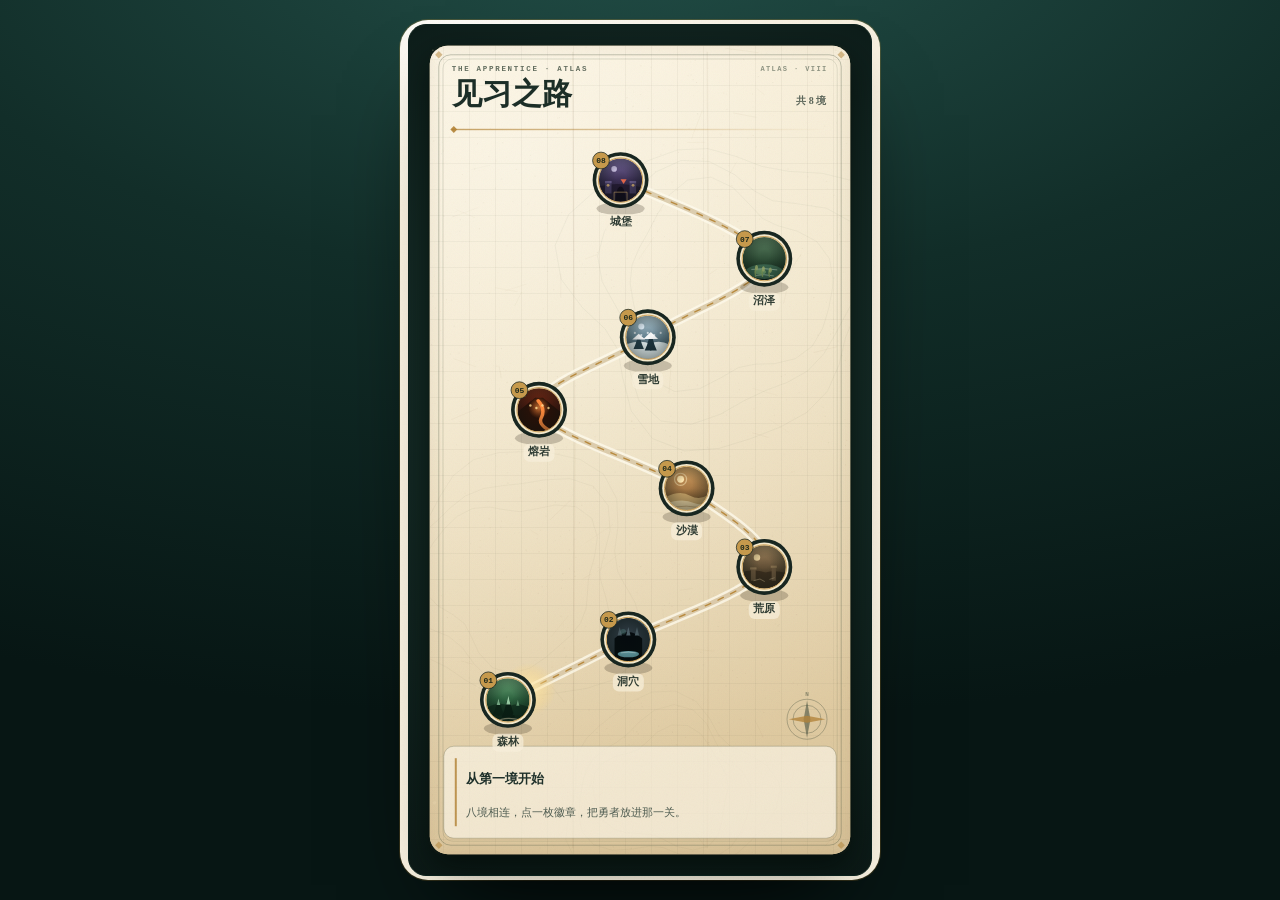
<file: jianxi-tianshen/index.html>
<!DOCTYPE html>
<html lang="zh-CN">
<head>
<meta charset="UTF-8">
<meta name="viewport" content="width=device-width, initial-scale=1.0, viewport-fit=cover">
<meta name="theme-color" content="#10231F">
<title>见习天神</title>
<meta name="description" content="勇者只会埋头向前走。你是旁观的天神，用落石、木板、圣光改写他的路。">
<link rel="icon" href="data:image/svg+xml,%3Csvg xmlns='http://www.w3.org/2000/svg' viewBox='0 0 64 64'%3E%3Crect width='64' height='64' rx='14' fill='%232E6B63'/%3E%3Ccircle cx='32' cy='27' r='11' fill='%23F5D79B'/%3E%3Cpath d='M10 32h44' stroke='%23F5D79B' stroke-width='5' stroke-linecap='round'/%3E%3C/svg%3E">
<link rel="stylesheet" href="styles.css">
</head>
<body>
<div class="grain" aria-hidden="true"></div>

<div class="app">
  <main class="board">
    <canvas id="stage" aria-label="迷宫舞台"></canvas>
    <canvas id="minimap" aria-hidden="true"></canvas>

    <!-- 顶部状态栏：浮在游戏画面上 -->
    <div class="hud hud-top">
      <div class="brand" aria-label="见习天神">
        <span class="halo" aria-hidden="true">
          <svg viewBox="0 0 64 64"><ellipse cx="32" cy="14" rx="15" ry="5" fill="none" stroke="currentColor" stroke-width="3.4"/></svg>
        </span>
        <span class="brand-txt">
          <b>见习<em>天神</em></b>
          <i id="lvlName">第 1 关</i>
        </span>
      </div>

      <div class="reads">
        <div class="read"><span id="timeLbl">用时</span><b id="timeVal">0.0s</b></div>
        <div class="read"><span id="gapLbl">追击</span><b id="gapTxt">—</b></div>
      </div>

      <div class="acts">
        <button class="icon-btn" id="btnMap" title="关卡地图（M）" aria-label="关卡地图">
          <svg width="14" height="14" viewBox="0 0 24 24" aria-hidden="true"><path d="M3 6l6-2 6 2 6-2v14l-6 2-6-2-6 2z" fill="none" stroke="currentColor" stroke-width="1.8" stroke-linejoin="round"/><path d="M9 4v14M15 6v14" stroke="currentColor" stroke-width="1.4" opacity=".6"/></svg>
        </button>
        <button class="icon-btn" id="btnHelp" title="道具与地形效果" aria-label="道具与地形效果">?</button>
        <button class="icon-btn" id="btnPause" title="暂停（空格）" aria-label="暂停">Ⅱ</button>
        <button class="icon-btn" id="btnRestart" title="重开（R）" aria-label="重开本关">↻</button>
      </div>

      <div class="gaptrack" aria-hidden="true"><i id="gapFill"></i></div>
    </div>

    <button class="follow-btn" id="btnFollow" hidden>回勇者</button>

    <div class="demo-overlay" id="ov">
      <div class="panel">
        <div class="eyebrow" id="ovEyebrow">LEVEL FAILED</div>
        <h4 id="ovTitle">被抓住了</h4>
        <p id="ovDesc">他绕进了死路，又原路折返。</p>
        <div class="stats" id="ovStats"></div>
        <div class="ov-actions">
          <button class="btn" id="ovRetry">重试本关</button>
          <button class="btn ghost" id="ovNext" hidden>下一关</button>
          <button class="btn ghost" id="ovMap" hidden>返回关卡地图</button>
        </div>
      </div>
    </div>

    <div class="demo-overlay" id="help">
      <div class="panel">
        <div class="eyebrow">道具 · 地形</div>
        <h4>效果一览</h4>
        <ul class="fx-list">
          <li><b>落石</b><i>封路、填坑、砸小怪</i></li>
          <li><b>木板</b><i>盖住水面、熔岩、尖刺、泥沼，也能架住深坑</i></li>
          <li><b>指示牌</b><i>立在岔口，箭头指向哪边，他就走哪边；走到牌下不再犹豫</i></li>
          <li><b>圣光</b><i>大怪物定身 3 秒</i></li>
          <li><b>炸弹</b><i>占住一格，3 秒后炸开九格内的石头与裂墙，整块石墙炸不动</i></li>
          <li><b>裂墙</b><i>带裂纹的墙，炸弹能轰塌，塌后变回地面</i></li>
        </ul>
        <h5>会让他送命</h5>
        <ul class="fx-list danger">
          <li><b>坑</b><i>踩空坠落；落石可填平，木板也能架住</i></li>
          <li><b>尖刺</b><i>踩上去才弹起</i></li>
          <li><b>泥沼</b><i>不致命，但每一步变慢</i></li>
          <li><b>小怪</b><i>撞上就被扑倒</i></li>
          <li><b>炸弹</b><i>爆炸时站在波及范围内</i></li>
          <li><b>冰面</b><i>滑行时撞进深坑、尖刺也会出事</i></li>
        </ul>
        <h5>路上会遇到</h5>
        <ul class="fx-list">
          <li><b>钥匙</b><i>捡齐所有钥匙，锁门才会打开</i></li>
          <li><b>锁门</b><i>钥匙没齐前当墙用，齐了就是门洞</i></li>
          <li><b>宝箱</b><i>他踩到就补给你道具</i></li>
          <li><b>地图</b><i>捡到后右下角才会亮起小地图</i></li>
          <li><b>传送门</b><i>一对相连，踏进去立刻从另一头出来</i></li>
          <li><b>冰面</b><i>踏上去停不下来，撞上墙或落石才停</i></li>
        </ul>
        <h5>两种关卡</h5>
        <ul class="fx-list">
          <li><b>倒计时</b><i>没有怪物追他，抢在时间用完前送进终点</i></li>
          <li><b>追击</b><i>大怪物沿他的脚印追，别让它贴上来</i></li>
        </ul>
        <div class="ov-actions"><button class="btn" id="helpClose">知道了</button></div>
      </div>
    </div>

    <!-- 底部工具栏：同样浮在画面上，没道具的图标直接隐藏 -->
    <div class="hud hud-bottom">
      <div class="hint" id="hint"><span class="dot"></span><span id="hintText">等待开始…</span></div>

      <div class="dirbar" id="dirBar" hidden>
        <span class="dir-lbl">牌指</span>
        <button data-dir="up" aria-label="牌指向上">↑</button>
        <button data-dir="down" aria-label="牌指向下">↓</button>
        <button data-dir="left" aria-label="牌指向左">←</button>
        <button data-dir="right" aria-label="牌指向右">→</button>
      </div>

      <footer class="dock">
        <button class="tool on" id="toolRock" data-tool="rock" title="落石：封路、填坑、砸小怪（1）">
          <span class="tool-ico"><svg width="16" height="16" viewBox="0 0 24 24" aria-hidden="true"><path d="M4 17l2-7 6-3 6 3 2 7-3 3H7z" fill="#B9B4A8" stroke="#20302D" stroke-width="1.6"/><path d="M8 11l4-2 2 2" fill="none" stroke="#E6E2D6" stroke-width="1.6" stroke-linecap="round"/></svg></span>
          <span class="cnt" id="rockCnt">1</span>
        </button>
        <button class="tool" id="toolPlank" data-tool="plank" title="木板：铺过水面、熔岩、尖刺、泥沼与深坑（2）">
          <span class="tool-ico"><svg width="16" height="16" viewBox="0 0 24 24" aria-hidden="true"><path d="M3 13l18-6" stroke="#B57B44" stroke-width="6" stroke-linecap="round"/><path d="M6 12l14-5M8 16l13-5" stroke="#7E5129" stroke-width="1.2"/></svg></span>
          <span class="cnt" id="plankCnt">0</span>
        </button>
        <button class="tool" id="toolLight" title="圣光：让大怪物停顿 3 秒（3）">
          <span class="tool-ico"><svg width="16" height="16" viewBox="0 0 24 24" aria-hidden="true"><circle cx="12" cy="12" r="4.2" fill="#F0C578" stroke="#7A4F08" stroke-width="1.4"/><path d="M12 2v3M12 19v3M2 12h3M19 12h3M4.9 4.9l2.1 2.1M17 17l2.1 2.1M19.1 4.9L17 7M7 17l-2.1 2.1" stroke="#7A4F08" stroke-width="1.6" stroke-linecap="round"/></svg></span>
          <span class="cnt" id="lightCnt">0</span>
        </button>
        <button class="tool" id="toolBomb" data-tool="bomb" title="炸弹：占住一格，3 秒后炸开九格内的石头与裂墙（4）">
          <span class="tool-ico"><svg width="16" height="16" viewBox="0 0 24 24" aria-hidden="true"><circle cx="10" cy="15" r="6.2" fill="#4A4A48" stroke="#1B1B19" stroke-width="1.6"/><path d="M14 9l3-3M17 6l2-2M19 6l1.5 1.5" stroke="#B57B44" stroke-width="1.8" stroke-linecap="round"/><circle cx="19" cy="4" r="1.5" fill="#F2793C"/></svg></span>
          <span class="cnt" id="bombCnt">0</span>
        </button>
        <button class="tool" id="toolSign" data-tool="sign" title="指示牌：立在岔口，勇者会朝箭头方向走（5）">
          <span class="tool-ico"><svg width="16" height="16" viewBox="0 0 24 24" aria-hidden="true"><path d="M11 21V8" stroke="#6B4A2B" stroke-width="2.6" stroke-linecap="round"/><rect x="4" y="4" width="15" height="9.5" rx="2" fill="#C48D52" stroke="#6B4A2B" stroke-width="1.4"/><path d="M7.4 8.8h7.2m0 0l-2.2-2.2m2.2 2.2l-2.2 2.2" stroke="#2E6B63" stroke-width="1.7" fill="none" stroke-linecap="round"/></svg></span>
          <span class="cnt" id="signCnt">0</span>
        </button>
      </footer>
    </div>
  </main>
</div>

<script src="js/levels.js"></script>
<script src="js/game.js"></script>
</body>
</html>
</file>
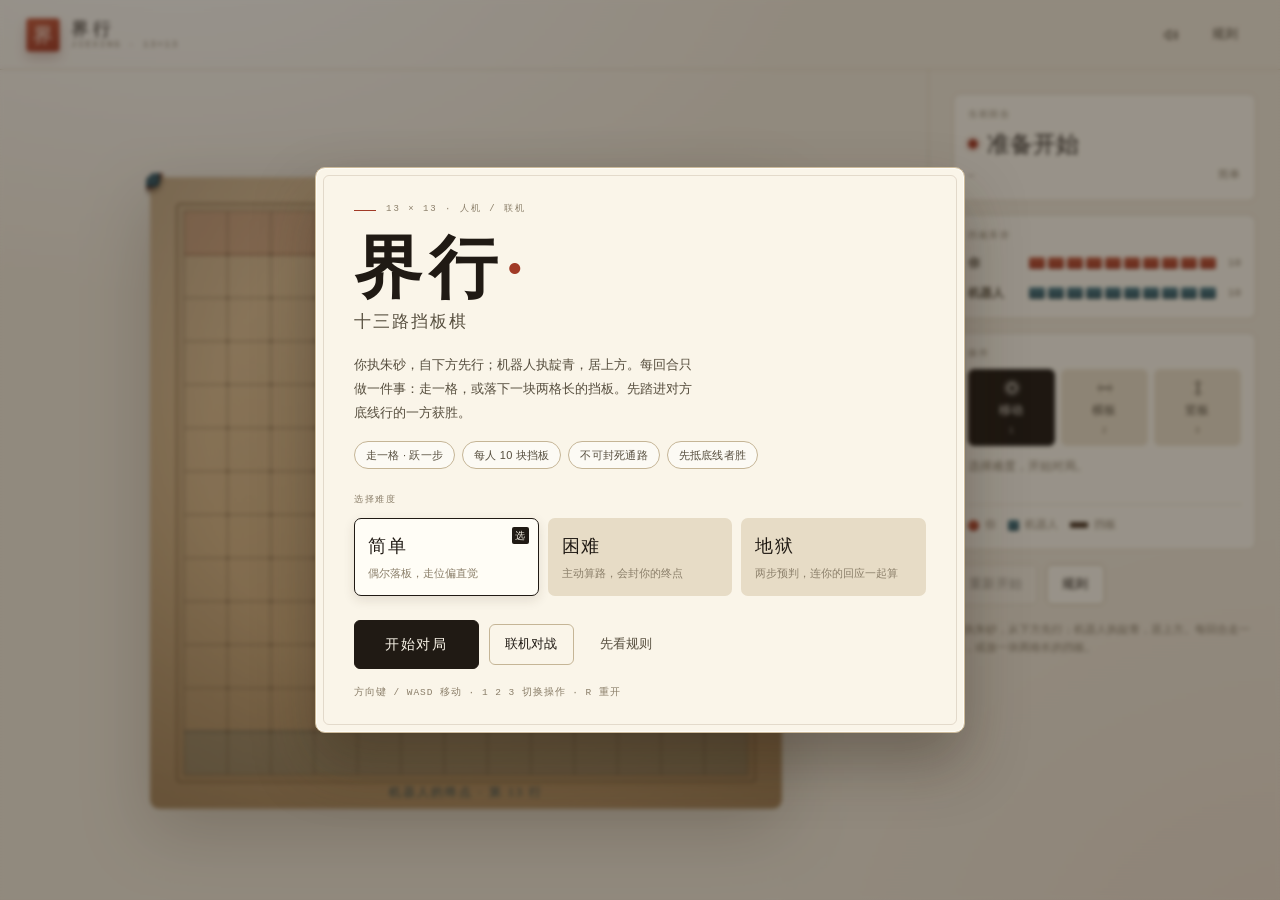
<file: jiexing/index.html>
<!DOCTYPE html>
<html lang="zh-CN">
<head>
<meta charset="UTF-8">
<meta name="viewport" content="width=device-width, initial-scale=1.0, viewport-fit=cover">
<meta name="theme-color" content="#efe7d7">
<title>界行 · 十三路挡板棋</title>
<link rel="icon" href="data:image/svg+xml,%3Csvg xmlns='http://www.w3.org/2000/svg' viewBox='0 0 64 64'%3E%3Crect width='64' height='64' rx='10' fill='%23a13a26'/%3E%3Ctext x='32' y='45' font-size='36' text-anchor='middle' fill='%23f9eadf' font-family='serif'%3E%E7%95%8C%3C/text%3E%3C/svg%3E">
<style>
:root{
  --paper:#efe7d7;
  --paper-2:#faf5e9;
  --paper-3:#e7dcc6;
  --ink:#201a14;
  --ink-2:#564e3e;
  --ink-3:#8a7e69;
  --line:#dbcfb8;
  --line-2:#c5b596;
  --red:#a13a26;
  --red-2:#c25a3d;
  --red-soft:rgba(161,58,38,.1);
  --teal:#2f525c;
  --teal-2:#4d7d87;
  --teal-soft:rgba(47,82,92,.1);
  --gold:#a9833f;
  --display:"Songti SC","STSong","Noto Serif CJK SC","Source Han Serif SC","KaiTi","STKaiti",serif;
  --body:"PingFang SC","Hiragino Sans GB","Microsoft YaHei UI","Noto Sans CJK SC","Segoe UI",sans-serif;
  --mono:"SFMono-Regular","Cascadia Mono",Consolas,"Liberation Mono",monospace;
}
*{box-sizing:border-box}
[hidden]{display:none !important}
html,body{margin:0;padding:0}
html{-webkit-text-size-adjust:100%}
body{
  min-height:100dvh;
  overflow-x:hidden;
  color:var(--ink);
  font-family:var(--body);
  font-size:15px;
  line-height:1.7;
  background-color:var(--paper);
  background-image:
    radial-gradient(1100px 620px at 14% -8%, rgba(255,255,255,.72), transparent 60%),
    radial-gradient(900px 720px at 102% 108%, rgba(161,58,38,.07), transparent 62%),
    repeating-linear-gradient(0deg, rgba(96,74,44,.022) 0 1px, transparent 1px 3px);
  -webkit-font-smoothing:antialiased;
}
::selection{background:rgba(161,58,38,.16)}
button{font:inherit;color:inherit}
button:focus-visible,a:focus-visible{outline:2px solid var(--teal);outline-offset:2px}
.sr-only{position:absolute;width:1px;height:1px;padding:0;margin:-1px;overflow:hidden;clip:rect(0 0 0 0);white-space:nowrap;border:0}

/* ---------- shell ---------- */
.app{min-height:100dvh;display:flex;flex-direction:column}
.site-head{
  display:flex;align-items:center;justify-content:space-between;gap:16px;
  padding:14px 26px;
  border-bottom:1px solid var(--line);
}
.brand{display:flex;align-items:center;gap:11px}
.brand-seal{
  width:34px;height:34px;flex:0 0 34px;
  display:grid;place-items:center;
  background:linear-gradient(160deg,var(--red-2),var(--red));
  color:#fcf1e4;font-family:var(--display);font-size:20px;line-height:1;
  border-radius:4px;
  box-shadow:inset 0 0 0 1px rgba(255,255,255,.28),0 6px 12px rgba(112,40,24,.24);
}
.brand-text{display:flex;flex-direction:column;line-height:1.25}
.brand-name{font-family:var(--display);font-size:18px;letter-spacing:.2em}
.brand-sub{font-family:var(--mono);font-size:9px;letter-spacing:.2em;color:var(--ink-3);text-transform:uppercase}
.head-actions{display:flex;align-items:center;gap:8px}
.icon-btn{
  width:34px;height:34px;display:grid;place-items:center;
  background:transparent;border:1px solid transparent;border-radius:6px;
  color:var(--ink-2);cursor:pointer;transition:background .18s,border-color .18s,color .18s;
}
.icon-btn:hover{background:rgba(32,26,20,.05);border-color:var(--line)}
.icon-btn svg{width:18px;height:18px}
.icon-btn .slash{opacity:0;transition:opacity .18s}
.icon-btn[aria-pressed="false"] .slash{opacity:1}
.icon-btn[aria-pressed="false"]{color:var(--ink-3)}

.game{flex:1;display:grid;grid-template-columns:minmax(0,1fr) 352px;min-height:0}
.stage-wrap{display:flex;align-items:center;justify-content:center;padding:14px 26px 26px 30px;min-height:0}
.board-col{width:min(72vh,640px,100%);display:flex;flex-direction:column;gap:1px}
.board-msg{
  height:26px;display:flex;align-items:center;justify-content:center;
  font-size:11.5px;letter-spacing:.06em;color:var(--ink-2);
  opacity:0;transform:translateY(3px);
  transition:opacity .22s ease,transform .22s ease;
  pointer-events:none;
}
.board-msg.show{opacity:1;transform:none}
.board-stage{
  position:relative;
  width:100%;
  filter:drop-shadow(0 22px 34px rgba(64,44,22,.22));
}
.board-stage.wall-mode{cursor:crosshair}
#boardSvg{display:block;width:100%;height:auto;border-radius:9px;touch-action:manipulation}

/* ---------- rail ---------- */
.rail{
  border-left:1px solid var(--line);
  padding:24px 24px 30px;
  display:flex;flex-direction:column;gap:14px;
  position:sticky;top:0;align-self:start;
  max-height:100dvh;overflow-y:auto;
}
.card{
  background:var(--paper-2);
  border:1px solid var(--line);
  border-radius:8px;
  padding:13px 14px 15px;
  box-shadow:inset 0 1px 0 rgba(255,255,255,.8);
}
.card-label{
  font-family:var(--mono);font-size:9px;letter-spacing:.19em;text-transform:uppercase;
  color:var(--ink-3);margin:0 0 7px;
}
.turn-line{display:flex;align-items:center;gap:9px;font-family:var(--display);font-size:23px;line-height:1.2}
.turn-dot{
  width:10px;height:10px;flex:0 0 10px;border-radius:50%;
  background:var(--red);box-shadow:0 0 0 4px var(--red-soft);
  animation:breathe 2.6s ease-in-out infinite;
}
.turn-card.ai .turn-dot{background:var(--teal);box-shadow:0 0 0 4px var(--teal-soft)}
.turn-card.over .turn-dot{background:var(--ink-3);box-shadow:0 0 0 4px rgba(32,26,20,.08);animation:none}
.turn-meta{display:flex;justify-content:space-between;gap:12px;margin-top:9px;font-family:var(--mono);font-size:10.5px;letter-spacing:.06em;color:var(--ink-3)}
.turn-meta b{color:var(--ink-2);font-weight:600}

.inv-row{display:flex;align-items:center;gap:9px;margin-top:9px}
.inv-row:first-of-type{margin-top:0}
.inv-name{width:52px;flex:0 0 52px;font-size:12px;font-weight:600;color:var(--ink-2)}
.pips{display:flex;gap:3px;flex:1;min-width:0}
.pip{
  flex:1;height:12px;border-radius:2px;
  background:linear-gradient(180deg,var(--red-2),var(--red));
  box-shadow:inset 0 1px 0 rgba(255,255,255,.3);
  transition:background .2s ease,box-shadow .2s ease;
}
.inv-row.ai .pip{background:linear-gradient(180deg,var(--teal-2),var(--teal))}
.pip.used{background:transparent;box-shadow:none;border:1px solid var(--line-2)}
.inv-num{width:16px;flex:0 0 16px;text-align:right;font-family:var(--mono);font-size:11px;color:var(--ink-3)}

.seg{display:grid;grid-template-columns:repeat(3,1fr);gap:6px}
.seg button{
  display:flex;flex-direction:column;align-items:center;gap:3px;
  padding:8px 2px 7px;
  background:var(--paper-3);
  border:1px solid transparent;border-radius:6px;
  color:var(--ink-2);cursor:pointer;
  transition:background .18s,color .18s,transform .12s;
}
.seg button:hover{background:#efe5cf}
.seg button:active{transform:translateY(1px)}
.seg button svg{width:20px;height:20px;fill:none;stroke:currentColor;stroke-width:1.7;stroke-linecap:round}
.seg button span{font-size:11.5px;letter-spacing:.04em}
.seg button em{font-family:var(--mono);font-size:8.5px;font-style:normal;color:var(--ink-3);letter-spacing:.06em}
.seg button[aria-pressed="true"]{background:var(--ink);border-color:var(--ink);color:var(--paper-2)}
.seg button[aria-pressed="true"] em{color:rgba(250,245,233,.6)}
.hint{
  margin:11px 0 0;font-size:12px;line-height:1.65;color:var(--ink-3);
  min-height:2.9em;
  transition:color .2s;
}
.hint.error{color:var(--red)}
.legend{display:flex;flex-wrap:wrap;gap:12px;margin-top:12px;padding-top:11px;border-top:1px dashed var(--line)}
.legend span{display:flex;align-items:center;gap:6px;font-size:10.5px;color:var(--ink-3)}
.legend i{display:inline-block;width:11px;height:11px}
.legend .dot{border-radius:50%;background:linear-gradient(160deg,var(--red-2),var(--red))}
.legend .tile{border-radius:2px;background:linear-gradient(160deg,var(--teal-2),var(--teal))}
.legend .bar{width:18px;height:6px;border-radius:1px;background:#4a3625}
.rail-actions{display:flex;gap:8px}
.rail-foot{margin:2px 0 0;font-size:10.5px;line-height:1.7;color:var(--ink-3)}

.btn{
  padding:9px 15px;border-radius:6px;
  border:1px solid var(--line-2);
  background:var(--paper-2);color:var(--ink);
  font-size:12.5px;letter-spacing:.02em;cursor:pointer;
  transition:background .18s,border-color .18s,transform .12s,color .18s;
}
.btn:hover{background:#fff;border-color:var(--ink-3)}
.btn:active{transform:translateY(1px)}
.btn:disabled{opacity:.42;cursor:not-allowed;transform:none}
.btn.warn{background:var(--red-soft);border-color:rgba(161,58,38,.4);color:var(--red)}
.btn-primary{background:var(--ink);border-color:var(--ink);color:var(--paper-2)}
.btn-primary:hover{background:#34291f;border-color:#34291f}
.btn-quiet{background:transparent;border-color:transparent;color:var(--ink-2)}
.btn-quiet:hover{background:rgba(32,26,20,.05);border-color:var(--line)}

/* ---------- online ---------- */
.online-panel{max-width:540px}
.online-lede{font-size:13px;line-height:1.85;color:var(--ink-2);margin:16px 0 0}
.field{display:block;margin-top:16px}
.field .card-label{display:block;margin-bottom:6px}
.field input{
  width:100%;padding:10px 12px;
  background:#fffdf6;border:1px solid var(--line-2);border-radius:6px;
  font-family:var(--mono);font-size:13px;letter-spacing:.06em;color:var(--ink);
  transition:border-color .18s,box-shadow .18s;
}
.field input::placeholder{color:var(--ink-3);letter-spacing:.02em}
.field input:focus{outline:none;border-color:var(--ink);box-shadow:0 0 0 3px rgba(32,26,20,.07)}
.online-row{display:flex;align-items:center;gap:10px;margin-top:12px;flex-wrap:wrap}
.online-note{font-size:10.5px;line-height:1.7;color:var(--ink-3)}
.online-note code{font-family:var(--mono);font-size:10.5px;background:rgba(32,26,20,.06);border-radius:3px;padding:1px 5px}
.online-divider{display:flex;align-items:center;gap:12px;margin:22px 0 0;font-family:var(--mono);font-size:9px;letter-spacing:.2em;color:var(--ink-3)}
.online-divider::before,.online-divider::after{content:"";flex:1;height:1px;background:var(--line)}
.room-wait{margin-top:20px;padding:18px 16px;border:1px dashed var(--line-2);border-radius:8px;background:rgba(255,255,255,.55);text-align:center}
.room-wait .card-label{margin-bottom:8px}
.room-code{font-family:var(--mono);font-size:32px;letter-spacing:.36em;line-height:1.2;color:var(--ink)}
.room-hint{font-size:12px;color:var(--ink-3);margin:8px 0 0}
.room-wait .online-row{justify-content:center}
.online-msg{margin:16px 0 0;font-size:12px;line-height:1.7;color:var(--ink-3);min-height:2.6em;transition:color .2s}
.online-msg.error{color:var(--red)}
.online-msg.ok{color:var(--teal)}
.room-line{display:flex;align-items:baseline;justify-content:space-between;gap:10px}
.room-code-sm{font-family:var(--mono);font-size:19px;letter-spacing:.2em}
.room-status{font-family:var(--mono);font-size:9.5px;letter-spacing:.08em;color:var(--ink-3)}
.room-status.live{color:var(--teal)}
#onlineCard .btn{width:100%;margin-top:10px}

/* ---------- svg board ---------- */
.goal-label{font-family:var(--display);font-size:11.5px;letter-spacing:.18em;fill:#8d6c46}
.goal-label.human{fill:#95301f}
.goal-label.ai{fill:#2b4a53}
.gl{stroke:#4f3a22;stroke-opacity:.52;stroke-width:.9}
.board-frame{fill:none;stroke:#6b4d2c;stroke-opacity:.55;stroke-width:2}
.board-frame-inner{fill:none;stroke:#6b4d2c;stroke-opacity:.22;stroke-width:1}
.pip-dot{fill:#5c4228;fill-opacity:.34}
.pawn text{font-family:var(--display);font-size:12px;text-anchor:middle;dominant-baseline:central;pointer-events:none}
.pawn.human text{fill:#fceee2}
.pawn.ai text{fill:#dceff2;font-size:9.5px;letter-spacing:.06em}
.pawn{transition:transform .34s cubic-bezier(.22,.9,.24,1)}
.pawn.snap{transition:none}
.active-ring{opacity:0;transition:opacity .3s}
.pawn.active .active-ring{opacity:1;animation:ringPulse 2.4s ease-in-out infinite}
.wall{fill:url(#wallBar);stroke:#291c11;stroke-width:.8}
.wall.enter{animation:wallDrop .32s cubic-bezier(.2,1.25,.4,1) both;transform-box:fill-box;transform-origin:center}
.legal-dot{fill:#a13a26;fill-opacity:.92;pointer-events:none}
.legal-ring{fill:none;stroke:#a13a26;stroke-opacity:.62;stroke-width:1.5;stroke-dasharray:3.5 3.5;pointer-events:none}
.hover-cell{fill:rgba(255,255,255,.34);stroke:rgba(92,66,40,.34);stroke-width:1;pointer-events:none}
.last-mark{fill:none;stroke:#fffdf6;stroke-opacity:.5;stroke-width:1.3;pointer-events:none}
.preview-ok{fill:#b0863f;fill-opacity:.5;stroke:#6f5220;stroke-width:1.3;pointer-events:none}
.preview-bad{fill:#a13a26;fill-opacity:.44;stroke:#7f2716;stroke-width:1.3;pointer-events:none}
.vertex-ring{fill:rgba(255,248,232,.9);stroke:#6f5220;stroke-width:1.6;pointer-events:none}
.ripple{transform-box:fill-box;transform-origin:center;animation:ripple .62s ease-out forwards;pointer-events:none}

/* ---------- overlays ---------- */
.overlay{
  position:fixed;inset:0;z-index:40;
  display:grid;place-items:center;
  padding:24px;
  background:rgba(28,22,15,.44);
  backdrop-filter:blur(2px);
  -webkit-backdrop-filter:blur(2px);
  overflow-y:auto;
}
.panel{
  position:relative;
  width:100%;max-width:650px;
  background:var(--paper-2);
  border:1px solid #cdbb9b;
  border-radius:10px;
  padding:34px 38px 30px;
  box-shadow:0 30px 60px rgba(38,25,12,.34),inset 0 0 0 1px rgba(255,255,255,.6);
  animation:panelIn .5s cubic-bezier(.2,.9,.24,1) both;
}
.panel::before{
  content:"";position:absolute;inset:7px;
  border:1px solid rgba(107,77,44,.16);border-radius:6px;pointer-events:none;
}
.kicker{
  display:flex;align-items:center;gap:10px;
  font-family:var(--mono);font-size:9px;letter-spacing:.22em;text-transform:uppercase;color:var(--ink-3);
}
.kicker::before{content:"";width:22px;height:1px;background:var(--red)}
.brand-title{
  font-family:var(--display);
  font-size:clamp(46px,9vw,68px);
  line-height:1;
  letter-spacing:.1em;
  margin:16px 0 0;
  font-weight:600;
}
.brand-title span{color:var(--red);margin:0 .04em}
.brand-tagline{font-family:var(--display);font-size:17px;letter-spacing:.12em;margin:6px 0 0;color:var(--ink-2)}
.brand-lede{font-size:13px;line-height:1.85;color:var(--ink-2);margin:16px 0 0;max-width:47ch}
.rule-chips{display:flex;flex-wrap:wrap;gap:7px;margin:16px 0 0;padding:0;list-style:none}
.rule-chips li{
  font-size:11px;letter-spacing:.02em;color:var(--ink-2);
  border:1px solid var(--line-2);border-radius:999px;padding:4px 11px;background:rgba(255,255,255,.5);
}
.diff-field{border:0;padding:0;margin:24px 0 0}
.diff-field legend{padding:0;margin:0 0 9px}
.diff-cards{display:grid;grid-template-columns:repeat(3,1fr);gap:9px}
.diff-card{
  position:relative;text-align:left;
  padding:12px 13px 13px;
  background:var(--paper-3);
  border:1px solid transparent;border-radius:7px;
  cursor:pointer;
  transition:background .18s,border-color .18s,transform .12s,box-shadow .18s;
}
.diff-card:hover{background:#efe5cf}
.diff-card:active{transform:translateY(1px)}
.diff-name{display:block;font-family:var(--display);font-size:18px;letter-spacing:.1em;color:var(--ink)}
.diff-desc{display:block;font-size:10.5px;line-height:1.55;color:var(--ink-3);margin-top:4px}
.diff-card[aria-checked="true"]{
  background:#fffdf6;border-color:var(--ink);
  box-shadow:0 4px 12px rgba(58,42,24,.12);
}
.diff-card[aria-checked="true"]::after{
  content:"选";position:absolute;top:8px;right:9px;
  width:17px;height:17px;display:grid;place-items:center;
  background:var(--ink);color:var(--paper-2);
  font-family:var(--display);font-size:10px;border-radius:2px;
}
.panel-actions{display:flex;align-items:center;gap:10px;margin-top:24px;flex-wrap:wrap}
.btn-start{padding:12px 30px;font-size:14px;letter-spacing:.12em;font-family:var(--display)}
.start-note{margin:16px 0 0;font-family:var(--mono);font-size:9.5px;letter-spacing:.1em;color:var(--ink-3)}

/* result */
.result-panel{max-width:520px}
.result-title{
  font-family:var(--display);font-size:clamp(38px,7vw,54px);line-height:1.1;
  letter-spacing:.14em;margin:14px 0 0;font-weight:600;
}
.result-title.win{color:var(--red)}
.result-title.lose{color:var(--teal)}
.result-sub{margin:10px 0 0;font-size:13px;color:var(--ink-2)}
.result-stats{
  display:grid;grid-template-columns:repeat(4,1fr);
  gap:0;margin:26px 0 0;border-top:1px solid var(--line);border-bottom:1px solid var(--line);
}
.result-stats div{padding:12px 10px 12px 0;border-right:1px solid var(--line)}
.result-stats div:last-child{border-right:0}
.result-stats dt{font-family:var(--mono);font-size:8.5px;letter-spacing:.16em;text-transform:uppercase;color:var(--ink-3)}
.result-stats dd{margin:3px 0 0;font-family:var(--display);font-size:20px;letter-spacing:.04em}

/* rules */
.rules-panel{max-width:660px;max-height:min(88dvh,860px);display:flex;flex-direction:column;padding:24px 26px 22px}
.rules-head{display:flex;align-items:flex-start;justify-content:space-between;gap:16px;border-bottom:1px solid var(--line);padding-bottom:16px}
.rules-head h2{font-family:var(--display);font-size:27px;letter-spacing:.06em;margin:6px 0 0;font-weight:600}
.rules-body{overflow-y:auto;padding-right:6px;margin-top:6px;overscroll-behavior:contain}
.rules-body section{padding:18px 0 6px;border-bottom:1px dashed var(--line)}
.rules-body section:last-child{border-bottom:0}
.rules-body h3{font-family:var(--display);font-size:17px;letter-spacing:.08em;margin:0 0 8px;font-weight:600}
.rules-body p{font-size:12.5px;line-height:1.8;color:var(--ink-2);margin:0 0 8px}
.rules-list{margin:0;padding-left:17px;font-size:12.5px;line-height:1.8;color:var(--ink-2)}
.rules-list li{margin-bottom:6px}
.rules-list li::marker{color:var(--red)}
.rules-list strong{color:var(--ink)}
.figure{margin:13px 0 4px;padding:10px 12px 6px;background:rgba(255,255,255,.5);border:1px solid var(--line);border-radius:6px}
.figure svg{display:block;width:100%;height:auto}
.figure figcaption{font-size:10px;line-height:1.6;color:var(--ink-3);margin-top:4px;text-align:center}
.dg-grid{fill:none;stroke:#cbbc9f;stroke-width:1}
.dg-you{fill:url(#humanStone);stroke:#7a2a19;stroke-width:.8}
.dg-ai{fill:url(#aiTile);stroke:#243f48;stroke-width:.8}
.dg-ok{fill:#2f525c}
.dg-no{fill:#a13a26}
.dg-arrow{fill:none;stroke:#a13a26;stroke-width:1.6;marker-end:url(#arrow)}
.dg-label{font-family:var(--display);font-size:10px;letter-spacing:.06em;text-anchor:middle}
.dg-label.ok{fill:#2f525c}
.dg-label.no{fill:#a13a26}
.dg-label.plain{fill:#6f6450}

/* ---------- motion ---------- */
@keyframes breathe{0%,100%{box-shadow:0 0 0 4px var(--red-soft)}50%{box-shadow:0 0 0 7px rgba(161,58,38,.04)}}
.turn-card.ai .turn-dot{animation:ringTeal 2.2s ease-in-out infinite}
@keyframes ringTeal{0%,100%{box-shadow:0 0 0 4px var(--teal-soft)}50%{box-shadow:0 0 0 7px rgba(47,82,92,.04)}}
@keyframes ringPulse{0%,100%{stroke-opacity:.5}50%{stroke-opacity:.12}}
@keyframes wallDrop{0%{transform:scale(.55);opacity:0}60%{opacity:1}100%{transform:scale(1);opacity:1}}
@keyframes ripple{0%{transform:scale(.55);opacity:.75}100%{transform:scale(2.3);opacity:0}}
@keyframes panelIn{0%{opacity:0;transform:translateY(14px) scale(.985)}100%{opacity:1;transform:none}}
@keyframes shakeIt{0%,100%{transform:translateX(0)}20%{transform:translateX(-5px)}40%{transform:translateX(5px)}60%{transform:translateX(-3px)}80%{transform:translateX(3px)}}
.shake{animation:shakeIt .34s ease-in-out}

/* ---------- responsive ---------- */
@media (max-width: 980px){
  .site-head{padding:11px 14px}
  .brand-name{font-size:16px}
  .brand-seal{width:30px;height:30px;flex-basis:30px;font-size:18px}
  .game{grid-template-columns:1fr}
  .stage-wrap{padding:6px 12px 2px}
  .board-col{width:min(94vw,560px,calc(100dvh - 140px));gap:0}
  .board-msg{height:22px;font-size:10.5px}
  .board-stage{filter:drop-shadow(0 12px 20px rgba(64,44,22,.18))}
  .rail{
    border-left:0;border-top:1px solid var(--line);
    position:static;max-height:none;overflow:visible;
    padding:14px 12px calc(20px + env(safe-area-inset-bottom));
    gap:10px;
  }
  .card{padding:11px 12px 12px}
  .turn-line{font-size:20px}
  .turn-meta{margin-top:6px}
  .seg button{flex-direction:row;justify-content:center;gap:6px;padding:10px 2px;min-height:44px}
  .seg button em{display:none}
  .hint{min-height:0;margin-top:9px}
  .rail-actions .btn{flex:1;min-height:44px}
  .panel{padding:26px 22px 24px;max-height:92dvh;overflow-y:auto}
  .overlay{padding:16px}
  .diff-cards{grid-template-columns:1fr}
  .diff-card{display:flex;align-items:baseline;justify-content:space-between;gap:10px;padding:11px 13px}
  .diff-name{font-size:17px}
  .diff-desc{margin-top:0;font-size:10.5px}
  .diff-card[aria-checked="true"]::after{position:static;flex:0 0 auto}
  .result-stats{grid-template-columns:repeat(2,1fr)}
  .result-stats div:nth-child(2){border-right:0}
  .result-stats div:nth-child(-n+2){border-bottom:1px solid var(--line)}
  .rules-panel{max-height:92dvh;padding:20px 18px}
  .rules-head h2{font-size:23px}
}
@media (orientation: landscape) and (max-height: 500px){
  .app{height:100dvh;min-height:0;overflow:hidden}
  .site-head{padding:6px 12px}
  .brand-seal{width:26px;height:26px;flex-basis:26px;font-size:15px}
  .brand-name{font-size:14px}
  .brand-sub{display:none}
  .game{grid-template-columns:minmax(0,1fr) 288px;min-height:0}
  .stage-wrap{padding:4px 8px 4px}
  .board-col{width:min(calc(100dvh - 86px),480px)}
  .board-msg{height:19px;font-size:10px}
  .rail{
    border-left:1px solid var(--line);border-top:0;
    position:static;max-height:none;height:100%;overflow-y:auto;
    padding:10px 11px 14px;gap:8px;
  }
  .card{padding:8px 10px 9px}
  .card-label{display:none}
  .turn-line{font-size:17px}
  .turn-meta{margin-top:4px;font-size:10px}
  .inv-row{margin-top:6px}
  .seg button{min-height:34px;padding:5px 2px}
  .hint{margin-top:6px;font-size:11px;line-height:1.5}
  .legend{display:none}
  .rail-actions .btn{min-height:34px;padding:5px 12px}
  .rail-foot{display:none}
}
@media (max-width: 420px){
  .brand-sub{display:none}
  .panel-actions{gap:8px}
  .btn-start{flex:1;padding:11px 18px}
}
@media (hover: none){
  .seg button:hover{background:var(--paper-3)}
}
@media (prefers-reduced-motion: reduce){
  *,*::before,*::after{animation-duration:.001ms !important;animation-iteration-count:1 !important;transition-duration:.001ms !important;scroll-behavior:auto !important}
}
</style>
</head>
<body>
<div class="app">
  <header class="site-head">
    <div class="brand">
      <span class="brand-seal" aria-hidden="true">界</span>
      <span class="brand-text">
        <span class="brand-name">界行</span>
        <span class="brand-sub">Jiexing · 13×13</span>
      </span>
    </div>
    <div class="head-actions">
      <button class="icon-btn" id="btnSound" aria-pressed="true" aria-label="音效开关" title="音效开关">
        <svg viewBox="0 0 24 24" fill="none" stroke="currentColor" stroke-width="1.6" stroke-linecap="round" stroke-linejoin="round" aria-hidden="true">
          <path d="M4 9v6h3l4 3.5v-13L7 9H4z"/>
          <path d="M15.5 8.5a5 5 0 0 1 0 7"/>
          <path d="M18 6a8.5 8.5 0 0 1 0 12"/>
          <path class="slash" d="M3 3l18 18" stroke="#a13a26"/>
        </svg>
      </button>
      <button class="btn btn-quiet" id="btnRulesHead">规则</button>
    </div>
  </header>

  <main class="game">
    <div class="stage-wrap">
      <div class="board-col">
        <div class="board-msg" id="toast" role="status" aria-live="polite"></div>
        <div class="board-stage" id="stage">
        <svg id="boardSvg" viewBox="0 0 620 620" aria-label="13 乘 13 棋盘">
          <defs>
            <linearGradient id="wood" x1="0" y1="0" x2=".35" y2="1">
              <stop offset="0" stop-color="#e6c99f"/>
              <stop offset=".55" stop-color="#d6b483"/>
              <stop offset="1" stop-color="#c09a67"/>
            </linearGradient>
            <radialGradient id="vig" cx=".5" cy=".44" r=".74">
              <stop offset=".55" stop-color="#000" stop-opacity="0"/>
              <stop offset="1" stop-color="#3a2612" stop-opacity=".24"/>
            </radialGradient>
            <filter id="grain" x="0" y="0" width="100%" height="100%">
              <feTurbulence type="fractalNoise" baseFrequency=".55" numOctaves="2" seed="9" result="n"/>
              <feColorMatrix in="n" type="saturate" values="0"/>
              <feComponentTransfer><feFuncA type="linear" slope=".18"/></feComponentTransfer>
              <feComposite operator="in" in2="SourceGraphic"/>
            </filter>
            <filter id="stoneShadow" x="-70%" y="-70%" width="240%" height="240%">
              <feDropShadow dx="0" dy="3.2" stdDeviation="2.6" flood-color="#3b2612" flood-opacity=".4"/>
            </filter>
            <filter id="wallShadow" x="-45%" y="-70%" width="190%" height="250%">
              <feDropShadow dx="0" dy="2" stdDeviation="1.5" flood-color="#31200f" flood-opacity=".42"/>
            </filter>
            <linearGradient id="humanStone" x1=".2" y1=".08" x2=".72" y2="1">
              <stop offset="0" stop-color="#d07a58"/>
              <stop offset=".45" stop-color="#b24a2f"/>
              <stop offset="1" stop-color="#8d2e1d"/>
            </linearGradient>
            <linearGradient id="aiTile" x1=".1" y1="0" x2=".9" y2="1">
              <stop offset="0" stop-color="#618d96"/>
              <stop offset=".5" stop-color="#3a606c"/>
              <stop offset="1" stop-color="#23414c"/>
            </linearGradient>
            <linearGradient id="wallBar" x1="0" y1="0" x2="0" y2="1">
              <stop offset="0" stop-color="#6d5339"/>
              <stop offset="1" stop-color="#3e2c1c"/>
            </linearGradient>
            <marker id="arrow" viewBox="0 0 10 10" refX="8.5" refY="5" markerWidth="5.5" markerHeight="5.5" orient="auto-start-reverse">
              <path d="M0 0L10 5L0 10z" fill="#a13a26"/>
            </marker>
          </defs>
          <rect x="4" y="4" width="612" height="612" rx="9" fill="url(#wood)"/>
          <rect x="4" y="4" width="612" height="612" rx="9" fill="#8a5c2d" filter="url(#grain)" opacity=".55"/>
          <rect x="4" y="4" width="612" height="612" rx="9" fill="url(#vig)"/>
          <g id="goalLayer"></g>
          <g id="gridLayer"></g>
          <g id="markLayer"></g>
          <g id="wallLayer"></g>
          <g id="previewLayer"></g>
          <g id="pawnLayer"></g>
          <g id="fxLayer"></g>
        </svg>
        </div>
      </div>
    </div>

    <aside class="rail">
      <section class="card turn-card" id="turnCard">
        <div class="card-label">当前回合</div>
        <div class="turn-line"><span class="turn-dot" aria-hidden="true"></span><span id="turnLabel">准备开始</span></div>
        <div class="turn-meta"><span id="turnMeta">—</span><span id="diffLabel">简单</span></div>
      </section>

      <section class="card" id="onlineCard" hidden>
        <div class="card-label">联机房间</div>
        <div class="room-line">
          <span class="room-code-sm" id="roomCode">----</span>
          <span class="room-status" id="roomStatus">连接中</span>
        </div>
        <button class="btn btn-quiet" id="btnLeaveRoom">离开房间</button>
      </section>

      <section class="card">
        <div class="card-label">挡板库存</div>
        <div class="inv-row">
          <span class="inv-name">你</span>
          <div class="pips" id="pipsHuman"></div>
          <span class="inv-num" id="numHuman">10</span>
        </div>
        <div class="inv-row ai">
          <span class="inv-name" id="invNameAi">机器人</span>
          <div class="pips" id="pipsAi"></div>
          <span class="inv-num" id="numAi">10</span>
        </div>
      </section>

      <section class="card">
        <div class="card-label">操作</div>
        <div class="seg" role="group" aria-label="操作模式">
          <button data-mode="move" aria-pressed="true">
            <svg viewBox="0 0 20 20" aria-hidden="true"><circle cx="10" cy="10" r="4.2"/><circle cx="10" cy="10" r="7.4" stroke-opacity=".32"/></svg>
            <span>移动</span><em>1</em>
          </button>
          <button data-mode="h" aria-pressed="false">
            <svg viewBox="0 0 20 20" aria-hidden="true"><path d="M3 10h14"/><path d="M5 5v3M15 5v3M5 12v3M15 12v3" stroke-opacity=".3"/></svg>
            <span>横板</span><em>2</em>
          </button>
          <button data-mode="v" aria-pressed="false">
            <svg viewBox="0 0 20 20" aria-hidden="true"><path d="M10 3v14"/><path d="M5 5h3M12 5h3M5 15h3M12 15h3" stroke-opacity=".3"/></svg>
            <span>竖板</span><em>3</em>
          </button>
        </div>
        <p class="hint" id="hintText">点击高亮圆点移动，或切换到挡板。</p>
        <div class="legend">
          <span><i class="dot"></i>你</span>
          <span><i class="tile"></i><span id="legendAi">机器人</span></span>
          <span><i class="bar"></i>挡板</span>
        </div>
      </section>

      <div class="rail-actions">
        <button class="btn" id="btnRestart" disabled>重新开始</button>
        <button class="btn" id="btnRulesRail">规则</button>
      </div>
      <p class="rail-foot">你执朱砂，从下方先行；机器人执靛青，居上方。每回合走一格，或放一块两格长的挡板。</p>
    </aside>
  </main>
</div>

<div class="overlay" id="startOverlay">
  <div class="panel start-panel">
    <div class="kicker">13 × 13 · 人机 / 联机</div>
    <h1 class="brand-title">界行<span>·</span></h1>
    <p class="brand-tagline">十三路挡板棋</p>
    <p class="brand-lede">你执朱砂，自下方先行；机器人执靛青，居上方。每回合只做一件事：走一格，或落下一块两格长的挡板。先踏进对方底线行的一方获胜。</p>
    <ul class="rule-chips">
      <li>走一格 · 跃一步</li>
      <li>每人 10 块挡板</li>
      <li>不可封死通路</li>
      <li>先抵底线者胜</li>
    </ul>
    <fieldset class="diff-field">
      <legend class="card-label">选择难度</legend>
      <div class="diff-cards" role="radiogroup" aria-label="难度">
        <button class="diff-card" data-diff="easy" role="radio" aria-checked="true">
          <span class="diff-name">简单</span>
          <span class="diff-desc">偶尔落板，走位偏直觉</span>
        </button>
        <button class="diff-card" data-diff="hard" role="radio" aria-checked="false">
          <span class="diff-name">困难</span>
          <span class="diff-desc">主动算路，会封你的终点</span>
        </button>
        <button class="diff-card" data-diff="hell" role="radio" aria-checked="false">
          <span class="diff-name">地狱</span>
          <span class="diff-desc">两步预判，连你的回应一起算</span>
        </button>
      </div>
    </fieldset>
    <div class="panel-actions">
      <button class="btn btn-primary btn-start" id="btnStart">开始对局</button>
      <button class="btn" id="btnOnline">联机对战</button>
      <button class="btn btn-quiet" id="btnOpenRules">先看规则</button>
    </div>
    <p class="start-note">方向键 / WASD 移动 · 1 2 3 切换操作 · R 重开</p>
  </div>
</div>

<div class="overlay" id="resultOverlay" hidden>
  <div class="panel result-panel">
    <div class="kicker">对局结束</div>
    <h2 class="result-title" id="resultTitle">你赢了</h2>
    <p class="result-sub" id="resultSub"></p>
    <dl class="result-stats">
      <div><dt>手数</dt><dd id="statTurns">—</dd></div>
      <div><dt>你的挡板</dt><dd id="statHumanWalls">—</dd></div>
      <div><dt id="statAiLabel">机器挡板</dt><dd id="statAiWalls">—</dd></div>
      <div><dt>用时</dt><dd id="statTime">—</dd></div>
    </dl>
    <div class="panel-actions">
      <button class="btn btn-primary btn-start" id="btnAgain">再来一局</button>
      <button class="btn" id="btnSwitch">换难度</button>
    </div>
  </div>
</div>

<div class="overlay" id="onlineOverlay" hidden>
  <div class="panel online-panel" role="dialog" aria-modal="true" aria-labelledby="onlineTitle">
    <div class="rules-head">
      <div>
        <div class="kicker">联机对战</div>
        <h2 id="onlineTitle">开一间房</h2>
      </div>
      <button class="icon-btn" id="btnCloseOnline" aria-label="关闭联机面板">
        <svg viewBox="0 0 24 24" fill="none" stroke="currentColor" stroke-width="1.7" stroke-linecap="round" aria-hidden="true">
          <path d="M6 6l12 12M18 6L6 18"/>
        </svg>
      </button>
    </div>
    <p class="online-lede">一方创建房间，把四位房间码发给对手；对手填码加入即可开局。规则与人机模式完全一致，落子由服务端统一判定。谁在下面执朱砂，谁先走。</p>

    <div id="onlineForm">
      <label class="field">
        <span class="card-label">服务端地址</span>
        <input id="wsUrl" type="text" spellcheck="false" autocomplete="off">
      </label>
      <div class="online-row">
        <button class="btn btn-primary" id="btnCreateRoom">创建房间</button>
        <span class="online-note">本机启动：<code>cd jiexing/server &amp;&amp; go run .</code></span>
      </div>
      <div class="online-divider">或</div>
      <label class="field">
        <span class="card-label">房间码</span>
        <input id="joinCode" type="text" maxlength="4" spellcheck="false" autocomplete="off" placeholder="输入四位房间码">
      </label>
      <div class="online-row">
        <button class="btn" id="btnJoinRoom">加入房间</button>
      </div>
    </div>

    <div class="room-wait" id="roomWait" hidden>
      <div class="card-label">房间码 · 发给对手</div>
      <div class="room-code" id="waitCode">----</div>
      <p class="room-hint" id="waitHint">等待对手加入…</p>
      <div class="online-row">
        <button class="btn" id="btnCopyCode">复制房间码</button>
        <button class="btn btn-quiet" id="btnCancelRoom">取消</button>
      </div>
    </div>

    <p class="online-msg" id="onlineMsg"></p>
  </div>
</div>

<div class="overlay" id="rulesOverlay" hidden>
  <div class="panel rules-panel" role="dialog" aria-modal="true" aria-labelledby="rulesTitle">
    <div class="rules-head">
      <div>
        <div class="kicker">规则</div>
        <h2 id="rulesTitle">怎么下这盘棋</h2>
      </div>
      <button class="icon-btn" id="btnCloseRules" aria-label="关闭规则">
        <svg viewBox="0 0 24 24" fill="none" stroke="currentColor" stroke-width="1.7" stroke-linecap="round" aria-hidden="true">
          <path d="M6 6l12 12M18 6L6 18"/>
        </svg>
      </button>
    </div>
    <div class="rules-body">
      <section>
        <h3>每回合，只做一件事</h3>
        <ul class="rules-list">
          <li><strong>移动：</strong>上下左右走一格，不能斜走。</li>
          <li><strong>跳跃：</strong>相邻格有对手时，越过它跳到正后方；正后方出界或被挡板隔开时，可斜跳到对手两侧的空格，即经典斜跳。</li>
          <li><strong>挡板：</strong>横板压住两格的横边，竖板压住两格的竖边，都落在格线之间；每人 10 块，放下一块就消耗一回合。</li>
        </ul>
        <figure class="figure">
          <svg viewBox="0 0 250 136" aria-label="直跳与斜跳示意图">
            <g transform="translate(8,7)">
              <path class="dg-grid" d="M0 0V104M26 0V104M52 0V104M78 0V104M104 0V104M0 0H104M0 26H104M0 52H104M0 78H104M0 104H104"/>
              <circle class="dg-you" cx="65" cy="91" r="8.5"/>
              <rect class="dg-ai" x="58.5" y="58.5" width="13" height="13" rx="2"/>
              <path class="dg-arrow" d="M65 55V32"/>
              <text class="dg-label plain" x="52" y="124">直跳</text>
            </g>
            <g transform="translate(136,7)">
              <path class="dg-grid" d="M0 0V104M26 0V104M52 0V104M78 0V104M104 0V104M0 0H104M0 26H104M0 52H104M0 78H104M0 104H104"/>
              <circle class="dg-you" cx="39" cy="91" r="8.5"/>
              <rect class="dg-ai" x="32.5" y="58.5" width="13" height="13" rx="2"/>
              <rect class="dg-no" x="26" y="49" width="26" height="6" rx="1"/>
              <path class="dg-arrow" d="M37 58L15 39"/>
              <path class="dg-arrow" d="M41 58L63 39"/>
              <text class="dg-label plain" x="52" y="124">斜跳</text>
            </g>
          </svg>
          <figcaption>直跳优先；正后方不可达时，斜跳对手两侧的空格。</figcaption>
        </figure>
      </section>
      <section>
        <h3>挡板可以拼，但不能封死</h3>
        <ul class="rules-list">
          <li>端头相接的 <strong>L 形</strong> 合法；端头撞在另一块中段的 <strong>T 形</strong> 合法。</li>
          <li>两块挡板都以中段相交的 <strong>十字形</strong> 不合法。</li>
          <li>任何放置都必须让双方都还能走到对方底线，否则不合法。</li>
          <li>绕远路是允许的，甚至可以绕很远；但只要有一方被完全堵死，这块挡板就不能放。</li>
        </ul>
        <figure class="figure">
          <svg viewBox="0 0 372 144" aria-label="挡板连接规则示意图">
            <g transform="translate(8,8)">
              <path class="dg-grid" d="M0 0V104M26 0V104M52 0V104M78 0V104M104 0V104M0 0H104M0 26H104M0 52H104M0 78H104M0 104H104"/>
              <rect class="dg-ok" x="0" y="49" width="52" height="6" rx="1"/>
              <rect class="dg-ok" x="49" y="52" width="6" height="52" rx="1"/>
              <text class="dg-label ok" x="52" y="126">L 形 · 合法</text>
            </g>
            <g transform="translate(134,8)">
              <path class="dg-grid" d="M0 0V104M26 0V104M52 0V104M78 0V104M104 0V104M0 0H104M0 26H104M0 52H104M0 78H104M0 104H104"/>
              <rect class="dg-ok" x="26" y="49" width="52" height="6" rx="1"/>
              <rect class="dg-ok" x="49" y="0" width="6" height="52" rx="1"/>
              <text class="dg-label ok" x="52" y="126">T 形 · 合法</text>
            </g>
            <g transform="translate(260,8)">
              <path class="dg-grid" d="M0 0V104M26 0V104M52 0V104M78 0V104M104 0V104M0 0H104M0 26H104M0 52H104M0 78H104M0 104H104"/>
              <rect class="dg-no" x="26" y="49" width="52" height="6" rx="1"/>
              <rect class="dg-no" x="49" y="26" width="6" height="52" rx="1"/>
              <text class="dg-label no" x="52" y="126">十字 · 禁止</text>
            </g>
          </svg>
          <figcaption>L、T 合法；十字交叉与封死通路不合法。</figcaption>
        </figure>
      </section>
      <section>
        <h3>胜负与先手</h3>
        <p>你执朱砂，从第 13 行出发，目标是第 1 行；机器人执靛青，从第 1 行出发，目标是第 13 行。谁先踏进对方底线行，谁就赢。你先行。</p>
      </section>
      <section>
        <h3>操作</h3>
        <ul class="rules-list">
          <li>移动模式：点击棋盘上的圆点，或用方向键 / WASD。</li>
          <li>挡板模式：点击两条格线的交叉点放置，悬停即可预览；金色可放，朱砂不可放。</li>
          <li>触屏：挡板需要点两次确认。数字 1 / 2 / 3 切换模式，Esc 取消，R 重开。</li>
        </ul>
      </section>
    </div>
  </div>
</div>

<div class="sr-only" id="live" aria-live="polite"></div>

<script>
(function(){
  'use strict';

  /* ============ 常量与几何 ============ */
  const N = 13;
  const M = 37;
  const CELL = 42;
  const WALL_LIMIT = 10;
  const GOAL = { human: 0, ai: 12 };
  const DIFF_LABEL = { easy: '简单', hard: '困难', hell: '地狱' };

  const key = (r, c) => r + ',' + c;
  const inBoard = (r, c) => r >= 0 && r < N && c >= 0 && c < N;
  const cellX = c => M + c * CELL + CELL / 2;
  const cellY = r => M + r * CELL + CELL / 2;
  const $ = id => document.getElementById(id);

  const svg = $('boardSvg');
  const stage = $('stage');
  const layers = {
    goal: $('goalLayer'),
    grid: $('gridLayer'),
    mark: $('markLayer'),
    wall: $('wallLayer'),
    preview: $('previewLayer'),
    pawn: $('pawnLayer'),
    fx: $('fxLayer')
  };

  /* ============ 规则引擎 ============ */
  let gameSeq = 0;

  // 每局随机一个“性格”，让同样的局面也会走出不同的选择
  function rollAiStyle(){
    const r = Math.random();
    if(r < 0.34) return 'waller';
    if(r < 0.67) return 'racer';
    return 'balanced';
  }

  function createGame(difficulty){
    return {
      id: ++gameSeq,
      difficulty: difficulty,
      online: false,
      gid: 0,
      pawns: { human: { r: 12, c: 6 }, ai: { r: 0, c: 6 } },
      h: new Set(),
      v: new Set(),
      inv: { human: WALL_LIMIT, ai: WALL_LIMIT },
      turn: 'human',
      started: false,
      over: false,
      winner: null,
      turns: 0,
      last: null,
      aiTrail: [],
      aiStyle: rollAiStyle(),
      aiWallCd: 0,
      startTime: 0,
      endTime: 0
    };
  }

  function edgeBlocked(s, a, b){
    if(a.r === b.r){
      const bc = Math.min(a.c, b.c);
      return s.v.has(key(a.r - 1, bc)) || s.v.has(key(a.r, bc));
    }
    if(a.c === b.c){
      const br = Math.min(a.r, b.r);
      return s.h.has(key(br, a.c - 1)) || s.h.has(key(br, a.c));
    }
    return true;
  }

  function legalMovesFor(side, s){
    const pos = s.pawns[side];
    const opp = s.pawns[side === 'human' ? 'ai' : 'human'];
    const result = [];
    const dirs = [[-1, 0], [1, 0], [0, -1], [0, 1]];
    for(const d of dirs){
      const dr = d[0], dc = d[1];
      const adj = { r: pos.r + dr, c: pos.c + dc };
      if(!inBoard(adj.r, adj.c)) continue;
      if(edgeBlocked(s, pos, adj)) continue;
      if(adj.r === opp.r && adj.c === opp.c){
        const beyond = { r: adj.r + dr, c: adj.c + dc };
        if(inBoard(beyond.r, beyond.c) && !edgeBlocked(s, adj, beyond)){
          result.push({ type: 'jump', to: beyond });
          continue;
        }
        const perps = dr !== 0 ? [[0, -1], [0, 1]] : [[-1, 0], [1, 0]];
        for(const p of perps){
          const diag = { r: adj.r + p[0], c: adj.c + p[1] };
          if(!inBoard(diag.r, diag.c)) continue;
          if(diag.r === pos.r && diag.c === pos.c) continue;
          if(edgeBlocked(s, adj, diag)) continue;
          result.push({ type: 'jump', to: diag });
        }
      } else {
        result.push({ type: 'move', to: adj });
      }
    }
    return result;
  }

  function shortestDistance(pawn, goalRow, hSet, vSet, blocked){
    if(pawn.r === goalRow) return 0;
    const dist = new Int16Array(N * N).fill(-1);
    const queue = new Int16Array(N * N);
    let head = 0, tail = 0;
    const start = pawn.r * N + pawn.c;
    dist[start] = 0;
    queue[tail++] = start;
    const isBlocked = ni => !!blocked && blocked.has(ni);
    while(head < tail){
      const cur = queue[head++];
      const r = Math.floor(cur / N);
      const c = cur % N;
      const nd = dist[cur] + 1;
      if(r > 0 && !(hSet.has(key(r - 1, c - 1)) || hSet.has(key(r - 1, c)))){
        const ni = (r - 1) * N + c;
        if(dist[ni] === -1 && !isBlocked(ni)){
          if(r - 1 === goalRow) return nd;
          dist[ni] = nd;
          queue[tail++] = ni;
        }
      }
      if(r < N - 1 && !(hSet.has(key(r, c - 1)) || hSet.has(key(r, c)))){
        const ni = (r + 1) * N + c;
        if(dist[ni] === -1 && !isBlocked(ni)){
          if(r + 1 === goalRow) return nd;
          dist[ni] = nd;
          queue[tail++] = ni;
        }
      }
      if(c > 0 && !(vSet.has(key(r - 1, c - 1)) || vSet.has(key(r, c - 1)))){
        const ni = r * N + (c - 1);
        if(dist[ni] === -1 && !isBlocked(ni)){
          dist[ni] = nd;
          queue[tail++] = ni;
        }
      }
      if(c < N - 1 && !(vSet.has(key(r - 1, c)) || vSet.has(key(r, c)))){
        const ni = r * N + (c + 1);
        if(dist[ni] === -1 && !isBlocked(ni)){
          dist[ni] = nd;
          queue[tail++] = ni;
        }
      }
    }
    return -1;
  }

  function shortestPathEdges(pawn, goalRow, hSet, vSet){
    if(pawn.r === goalRow) return [];
    const prev = new Int16Array(N * N).fill(-2);
    const queue = new Int16Array(N * N);
    let head = 0, tail = 0, goalIndex = -1;
    const start = pawn.r * N + pawn.c;
    prev[start] = -1;
    queue[tail++] = start;
    while(head < tail && goalIndex === -1){
      const cur = queue[head++];
      const r = Math.floor(cur / N);
      const c = cur % N;
      const next = [];
      if(r > 0 && !(hSet.has(key(r - 1, c - 1)) || hSet.has(key(r - 1, c)))) next.push(cur - N);
      if(r < N - 1 && !(hSet.has(key(r, c - 1)) || hSet.has(key(r, c)))) next.push(cur + N);
      if(c > 0 && !(vSet.has(key(r - 1, c - 1)) || vSet.has(key(r, c - 1)))) next.push(cur - 1);
      if(c < N - 1 && !(vSet.has(key(r - 1, c)) || vSet.has(key(r, c)))) next.push(cur + 1);
      for(const ni of next){
        if(prev[ni] !== -2) continue;
        prev[ni] = cur;
        if(Math.floor(ni / N) === goalRow){
          goalIndex = ni;
          break;
        }
        queue[tail++] = ni;
      }
    }
    if(goalIndex === -1) return [];
    const edges = [];
    let cur = goalIndex;
    while(prev[cur] !== -1){
      const p = prev[cur];
      edges.push({
        a: { r: Math.floor(p / N), c: p % N },
        b: { r: Math.floor(cur / N), c: cur % N }
      });
      cur = p;
    }
    return edges;
  }

  function isCrossJoin(hRow, hCol, vRow, vCol){
    const gx = vCol + 1;
    const gy = hRow + 1;
    const hEndpoint = gx === hCol || gx === hCol + 2;
    const vEndpoint = gy === vRow || gy === vRow + 2;
    return !hEndpoint && !vEndpoint;
  }

  function checkWall(s, kind, r, c, side){
    if(s.inv[side] <= 0) return { ok: false, reason: '挡板已用尽，只能移动。' };
    if(r < 0 || r >= N - 1 || c < 0 || c >= N - 1){
      return { ok: false, reason: '挡板必须落在棋盘内部两条格线之间。' };
    }
    if(kind === 'h'){
      for(let cc = c - 1; cc <= c + 1; cc++){
        if(cc < 0 || cc >= N - 1) continue;
        if(s.h.has(key(r, cc))) return { ok: false, reason: '这里已经有一块横板了。' };
      }
      for(let rr = r - 1; rr <= r + 1; rr++){
        if(rr < 0 || rr >= N - 1) continue;
        for(let cc = c - 1; cc <= c + 1; cc++){
          if(cc < 0 || cc >= N - 1) continue;
          if(s.v.has(key(rr, cc)) && isCrossJoin(r, c, rr, cc)){
            return { ok: false, reason: '横竖挡板不能在中段交叉成十字形。' };
          }
        }
      }
    } else {
      for(let rr = r - 1; rr <= r + 1; rr++){
        if(rr < 0 || rr >= N - 1) continue;
        if(s.v.has(key(rr, c))) return { ok: false, reason: '这里已经有一块竖板了。' };
      }
      for(let rr = r - 1; rr <= r + 1; rr++){
        if(rr < 0 || rr >= N - 1) continue;
        for(let cc = c - 1; cc <= c + 1; cc++){
          if(cc < 0 || cc >= N - 1) continue;
          if(s.h.has(key(rr, cc)) && isCrossJoin(rr, cc, r, c)){
            return { ok: false, reason: '横竖挡板不能在中段交叉成十字形。' };
          }
        }
      }
    }
    const h2 = kind === 'h' ? new Set(s.h) : s.h;
    const v2 = kind === 'v' ? new Set(s.v) : s.v;
    if(kind === 'h') h2.add(key(r, c));
    else v2.add(key(r, c));
    const afterH = shortestDistance(s.pawns.human, GOAL.human, h2, v2);
    if(afterH < 0){
      return { ok: false, reason: '这块挡板会把你自己困死。' };
    }
    const afterA = shortestDistance(s.pawns.ai, GOAL.ai, h2, v2);
    if(afterA < 0){
      return { ok: false, reason: '这块挡板会把机器人困死，规则不允许封死通路。' };
    }
    return { ok: true, reason: '' };
  }

  function relevantWallActions(s, side, pawn, goalRow){
    const out = [];
    if(s.inv[side] <= 0) return out;
    const seen = new Set();
    const add = (kind, r, c) => {
      if(r < 0 || r >= N - 1 || c < 0 || c >= N - 1) return;
      const id = kind + key(r, c);
      if(seen.has(id)) return;
      seen.add(id);
      if(checkWall(s, kind, r, c, side).ok) out.push({ type: 'wall', kind: kind, r: r, c: c });
    };
    for(const edge of shortestPathEdges(pawn, goalRow, s.h, s.v)){
      if(edge.a.c === edge.b.c){
        const r = Math.min(edge.a.r, edge.b.r);
        const c = edge.a.c;
        add('h', r, c - 1);
        add('h', r, c);
      } else {
        const r = edge.a.r;
        const c = Math.min(edge.a.c, edge.b.c);
        add('v', r - 1, c);
        add('v', r, c);
      }
    }
    return out;
  }

  /* ============ 模拟与 AI ============ */
  function simulate(s, side, action){
    const next = {
      ...s,
      pawns: { human: { ...s.pawns.human }, ai: { ...s.pawns.ai } },
      inv: { human: s.inv.human, ai: s.inv.ai },
      h: new Set(s.h),
      v: new Set(s.v),
      turns: (s.turns || 0) + 1
    };
    if(action.type === 'wall'){
      if(action.kind === 'h') next.h.add(key(action.r, action.c));
      else next.v.add(key(action.r, action.c));
      next.inv[side] -= 1;
    } else {
      next.pawns[side] = { r: action.to.r, c: action.to.c };
      if(side === 'ai'){
        next.aiTrail = (s.aiTrail || []).slice(-13).concat([{ r: action.to.r, c: action.to.c }]);
      }
    }
    if(side === 'ai'){
      if(action.type === 'wall') next.aiWallCd = s.difficulty === 'hard' ? 3 : 2;
      else next.aiWallCd = Math.max(0, (s.aiWallCd || 0) - 1);
    }
    return next;
  }

  function applyAction(s, side, action){
    if(action.type === 'wall'){
      if(action.kind === 'h') s.h.add(key(action.r, action.c));
      else s.v.add(key(action.r, action.c));
      s.inv[side] -= 1;
    } else {
      s.pawns[side] = { r: action.to.r, c: action.to.c };
      if(side === 'ai'){
        s.aiTrail = (s.aiTrail || []).slice(-13).concat([{ r: action.to.r, c: action.to.c }]);
      }
    }
    if(side === 'ai'){
      if(action.type === 'wall') s.aiWallCd = s.difficulty === 'hard' ? 3 : 2;
      else s.aiWallCd = Math.max(0, (s.aiWallCd || 0) - 1);
    }
  }

  function evaluate(s){
    if(s.pawns.ai.r === GOAL.ai) return 100000;
    if(s.pawns.human.r === GOAL.human) return -100000;
    const dAi = shortestDistance(s.pawns.ai, GOAL.ai, s.h, s.v);
    const dHuman = shortestDistance(s.pawns.human, GOAL.human, s.h, s.v);
    if(dHuman < 0) return 90000;
    if(dAi < 0) return -90000;
    const race = dHuman - dAi;
    let score = race * 100 + (10 - dAi) * 2 + (s.inv.ai - s.inv.human) * 1.5;
    // 人类先手：双方距离相同时实际是机器人落后，地狱难度要把这个先手差算进去
    if(s.difficulty === 'hell' && dHuman <= dAi) score -= 45;
    if(dHuman === 1) score -= 1500;
    if(dAi === 1) score += 25;
    return score;
  }

  // AI 近期走过的格子：用于在距离并列时避开回头路，防止左右来回摆动
  function aiBlockedTrail(s){
    const trail = s.aiTrail || [];
    if(trail.length < 2) return null;
    const blocked = new Set();
    const from = Math.max(0, trail.length - 4);
    for(let i = from; i < trail.length; i++){
      const p = trail[i];
      if(p.r === s.pawns.ai.r && p.c === s.pawns.ai.c) continue;
      blocked.add(p.r * N + p.c);
    }
    return blocked.size ? blocked : null;
  }

  // 是否等于上一步之前所在格（即走一步又立刻退回）
  function isAiReversal(s, move){
    const trail = s.aiTrail || [];
    const prev = trail[trail.length - 2];
    return !!prev && move.to.r === prev.r && move.to.c === prev.c;
  }

  // 最近走过的格子按“多久以前”递减扣分：越近越贵，避免在几个格子之间绕圈
  function recentVisitPenalty(s, to){
    const trail = s.aiTrail || [];
    let best = 0;
    const maxBack = Math.min(trail.length - 1, 8);
    for(let back = 1; back <= maxBack; back++){
      const p = trail[trail.length - 1 - back];
      if(p.r !== to.r || p.c !== to.c) continue;
      const pen = back === 1 ? 60 : back === 2 ? 45 : back === 3 ? 35 : back === 4 ? 25 : back <= 6 ? 15 : 0;
      if(pen > best) best = pen;
    }
    // 最近 6 步只在不超过 3 个格子里打转，判定为原地兜圈，额外重罚
    if(trail.length >= 6){
      const recent = new Set();
      for(let i = trail.length - 6; i < trail.length; i++) recent.add(trail[i].r + ',' + trail[i].c);
      if(recent.size <= 3 && recent.has(to.r + ',' + to.c)) best = Math.max(best, 55);
    }
    return best;
  }

  function wallMetrics(s, action){
    const dH0 = shortestDistance(s.pawns.human, GOAL.human, s.h, s.v);
    const dA0 = shortestDistance(s.pawns.ai, GOAL.ai, s.h, s.v);
    const next = simulate(s, 'ai', action);
    const dH1 = shortestDistance(next.pawns.human, GOAL.human, next.h, next.v);
    const dA1 = shortestDistance(next.pawns.ai, GOAL.ai, next.h, next.v);
    return {
      next: next,
      dH0: dH0,
      dA0: dA0,
      dH1: dH1,
      dA1: dA1,
      block: dH1 - dH0,
      self: dA1 - dA0
    };
  }

  function scoreWallForAI(s, action, difficulty){
    const m = wallMetrics(s, action);
    const block = m.block;
    const self = m.self;
    if(block <= 0 || self > block){
      return { ...m, action: action, value: -Infinity, bonus: -Infinity };
    }
    let bonus = 0;
    if(m.dH0 === 1) bonus += 80;
    else if(m.dH0 <= 3) bonus += 30;
    if(m.dH0 >= m.dA0) bonus += 14;
    if(block >= 2) bonus += 18;
    if(self === 0) bonus += 4;
    if(difficulty === 'hell') bonus += 6;
    // 性格让放板倾向有差异：爱放板的多加，抢路线的少放
    if(s.aiStyle === 'waller') bonus += 9;
    else if(s.aiStyle === 'racer') bonus -= 9;
    return { ...m, action: action, value: evaluate(m.next) + bonus, bonus: bonus };
  }

  function needsBlock(s){
    return shortestDistance(s.pawns.human, GOAL.human, s.h, s.v) === 1;
  }

  function bestBlockingWall(s){
    if(s.inv.ai <= 0) return null;
    const scored = relevantWallActions(s, 'ai', s.pawns.human, GOAL.human)
      .map(action => scoreWallForAI(s, action, s.difficulty))
      .filter(x => x.block > 0);
    scored.sort((a, b) => (b.block - a.block) || (a.self - b.self) || (b.value - a.value));
    return scored.length ? scored[0].action : null;
  }

  function buildAICandidates(s, difficulty, allowWalls){
    const blocked = aiBlockedTrail(s);
    const legal = legalMovesFor('ai', s);
    const moves = legal.map(m => {
      const action = { type: m.type, to: m.to };
      const next = simulate(s, 'ai', action);
      const detour = blocked ? shortestDistance(next.pawns.ai, GOAL.ai, next.h, next.v, blocked) : -1;
      const reversal = isAiReversal(s, m);
      const d = shortestDistance(next.pawns.ai, GOAL.ai, next.h, next.v);
      const revisit = recentVisitPenalty(s, m.to);
      return {
        action: action, next: next, block: 0, self: 0,
        reversal: reversal, d: d < 0 ? 999 : d, revisit: revisit,
        // 折返/绕圈按新旧程度扣分，但分值小于“走近一格”的 100，真正需要回退时仍会回退
        value: evaluate(next) - revisit,
        detour: detour < 0 ? 999 : detour
      };
    });
    // 折返只在“确实比所有不折返走法更接近终点”时保留：
    // 等距或更差时直接弃用回头路，杜绝两格之间来回；真正的死胡同出口不会被误伤。
    const forward = moves.filter(m => !m.reversal);
    const reversals = moves.filter(m => m.reversal);
    let usable = moves;
    if(forward.length && reversals.length){
      const forwardBest = Math.min(...forward.map(m => m.d));
      if(reversals.some(m => m.d >= forwardBest)) usable = forward;
    }
    let walls = [];
    if(allowWalls && s.inv.ai > 0){
      walls = relevantWallActions(s, 'ai', s.pawns.human, GOAL.human)
        .map(action => scoreWallForAI(s, action, difficulty))
        // 给挡板加一点随机抖动，避免每局都放在同一个位置
        .map(x => ({ ...x, reversal: false, detour: 0, value: x.value + (Math.random() - 0.5) * 12 }))
        .filter(x => Number.isFinite(x.value));
    }
    const candidates = usable.concat(walls);
    candidates.sort((a, b) => (b.value - a.value) || (a.reversal - b.reversal) || (a.detour - b.detour));
    return candidates;
  }

  // 在“几乎一样好”的候选里随机挑一个，让同样的局面也会走出不同选择
  function pickNearBest(list, margin){
    if(!list.length) return null;
    const top = list[0].value;
    let pool = list.filter(c => top - c.value <= margin);
    const fresh = pool.filter(c => !(c.revisit > 0));
    if(fresh.length) pool = fresh;
    return pool[Math.floor(Math.random() * pool.length)];
  }

  function rankRelevantActions(s, side, limit){
    const moves = legalMovesFor(side, s).map(m => ({ type: m.type, to: m.to }));
    const opponent = side === 'ai' ? 'human' : 'ai';
    const opponentGoal = side === 'ai' ? GOAL.human : GOAL.ai;
    const walls = relevantWallActions(s, side, s.pawns[opponent], opponentGoal);
    const scored = moves.concat(walls).map(action => {
      const next = simulate(s, side, action);
      const value = side === 'ai' ? evaluate(next) : -evaluate(next);
      return { action: action, next: next, value: value };
    });
    scored.sort((a, b) => b.value - a.value);
    return typeof limit === 'number' ? scored.slice(0, limit) : scored;
  }

  function pickEasy(s){
    const moves = legalMovesFor('ai', s);
    if(moves.length === 0) return null;
    const winMove = moves.find(m => m.to.r === GOAL.ai);
    if(winMove) return winMove;

    const dA = shortestDistance(s.pawns.ai, GOAL.ai, s.h, s.v);
    const usefulWalls = () => {
      if(s.inv.ai <= 0) return [];
      return relevantWallActions(s, 'ai', s.pawns.human, GOAL.human)
        .map(action => scoreWallForAI(s, action, 'easy'))
        .filter(x => x.block > 0 && x.self <= 1 && Number.isFinite(x.value));
    };

    if(needsBlock(s) && Math.random() < 0.6){
      const walls = usefulWalls();
      if(walls.length) return walls[Math.floor(Math.random() * walls.length)].action;
    }

    if(s.aiWallCd === 0 && dA > 2 && Math.random() < 0.35){
      const walls = usefulWalls();
      if(walls.length && Math.random() < 0.85){
        return walls[Math.floor(Math.random() * walls.length)].action;
      }
    }

    const blocked = aiBlockedTrail(s);
    const scored = moves.map(m => {
      const next = simulate(s, 'ai', m);
      const d = shortestDistance(next.pawns.ai, GOAL.ai, next.h, next.v);
      const detour = blocked ? shortestDistance(next.pawns.ai, GOAL.ai, next.h, next.v, blocked) : -1;
      return { move: m, d: d < 0 ? 999 : d, reversal: isAiReversal(s, m), revisit: recentVisitPenalty(s, m.to), detour: detour < 0 ? 999 : detour };
    });
    // 与困难/地狱一致：等距或更差时不再走回头路
    const forwardMoves = scored.filter(x => !x.reversal);
    const backMoves = scored.filter(x => x.reversal);
    let poolAll = scored;
    if(forwardMoves.length && backMoves.length){
      const forwardBest = Math.min(...forwardMoves.map(x => x.d));
      if(backMoves.some(x => x.d >= forwardBest)) poolAll = forwardMoves;
    }
    poolAll.sort((a, b) => (a.d - b.d) || (a.revisit - b.revisit) || (a.detour - b.detour));
    if(Math.random() < 0.28){
      // 简单难度的随机只用于同分取舍：先挑没走过的格子，避免来回摆
      const bestD = poolAll[0].d;
      const tier = poolAll.filter(x => x.d === bestD);
      const minRev = Math.min(...tier.map(x => x.revisit));
      const list = tier.filter(x => x.revisit === minRev);
      return list[Math.floor(Math.random() * list.length)].move;
    }
    const bestD = poolAll[0].d;
    const tier = poolAll.filter(x => x.d === bestD);
    const minRev = Math.min(...tier.map(x => x.revisit));
    const fresh = tier.filter(x => x.revisit === minRev);
    const minDetour = Math.min(...fresh.map(x => x.detour));
    const pool = fresh.filter(x => x.detour === minDetour);
    return pool[Math.floor(Math.random() * pool.length)].move;
  }

  function pickHard(s){
    if(needsBlock(s)){
      const block = bestBlockingWall(s);
      if(block) return block;
    }
    const candidates = buildAICandidates(s, 'hard', s.aiWallCd === 0);
    const chosen = pickNearBest(candidates, 20);
    if(chosen) return chosen.action;
    return legalMovesFor('ai', s)[0] || null;
  }

  function pickHell(s){
    const dH = shortestDistance(s.pawns.human, GOAL.human, s.h, s.v);
    if(dH === 1){
      const block = bestBlockingWall(s);
      if(block) return block;
    } else if(dH === 2){
      // 人类下一步就到终点：只有能把对手拖成 3 步以上的板才值得花掉这一手
      const block = bestBlockingWall(s);
      if(block){
        const m = wallMetrics(s, block);
        if(m.block >= 2 && m.self === 0) return block;
      }
    }
    const own = buildAICandidates(s, 'hell', s.aiWallCd === 0)
      // 放一块板就是让出一手：只买“对手多绕 2 步以上、自己不绕”的板，
      // 而且对手还远时先攒着，把板留给终局封堵（除非能一刀切出 4 步以上）
      .filter(c => c.action.type !== 'wall' || (c.block >= 2 && c.self === 0 &&
        (dH <= 4 || c.block >= 4)))
      .slice(0, 12);
    if(own.length === 0){
      const moves = legalMovesFor('ai', s);
      return moves[0] || null;
    }
    const scored = [];
    let bestScore = -Infinity;
    for(const cand of own){
      if(cand.action.type !== 'wall' && cand.action.to.r === GOAL.ai) return cand.action;
      // 二层：人类最强回应
      const replies = rankRelevantActions(cand.next, 'human', 10);
      const worst = replies.length ? -replies[0].value : evaluate(cand.next);
      // 三层：人类这样走完之后，机器人再下一手能到什么位置
      let follow = worst;
      if(replies.length){
        const nextAi = rankRelevantActions(replies[0].next, 'ai', 8);
        follow = nextAi.length ? nextAi[0].value : evaluate(replies[0].next);
      }
      let score = cand.value * 0.35 + worst * 0.45 + follow * 0.2;
      // 二段/三段搜索里再叠加一次绕圈扣分，避免“最坏回应”噪声把走子重新拉回旧格
      score -= (cand.revisit || 0);
      if(cand.action.type === 'wall') score += 12;
      scored.push({ cand: cand, score: score });
      if(score > bestScore) bestScore = score;
    }
    // 只在分数几乎持平的候选里随机，避免每局都做完全相同的选择
    let pool = scored.filter(x => bestScore - x.score <= 6);
    const fresh = pool.filter(x => !(x.cand.revisit > 0));
    if(fresh.length) pool = fresh;
    return pool[Math.floor(Math.random() * pool.length)].cand.action;
  }

  // 开局前两手给一点变化：有时先放板拦路、有时先横挪半步，而不是固定“前进 + 身后横板”
  function pickOpening(s){
    const trail = s.aiTrail || [];
    // 只在前两手生效；连续放板不会写入 aiTrail，所以再用回合数兜住
    if(!s.started || trail.length >= 2 || (s.turns || 0) > 3) return null;
    const style = s.aiStyle || 'balanced';
    // 只走过一步时，起点固定是 (0,6)：没有前移说明上一手是横走
    const lastSideways = trail.length === 1 && s.pawns.ai.r === 0;
    const wallChance = lastSideways ? 0 : style === 'waller' ? 0.34 : style === 'racer' ? 0.08 : 0.2;
    if(s.inv.ai > 0 && Math.random() < wallChance){
      const walls = relevantWallActions(s, 'ai', s.pawns.human, GOAL.human)
        .map(a => scoreWallForAI(s, a, s.difficulty))
        .filter(x => x.block > 0 && x.self <= 1 && Number.isFinite(x.value));
      if(walls.length){
        // 在较好的一批落点里随机：既有变化，又不会把板放在没用的地方
        walls.sort((a, b) => b.value - a.value);
        const pool = walls.slice(0, Math.max(3, Math.ceil(walls.length * 0.6)));
        return pool[Math.floor(Math.random() * pool.length)].action;
      }
    }
    const moves = legalMovesFor('ai', s);
    if(!moves.length) return null;
    const scored = moves.map(m => {
      const next = simulate(s, 'ai', m);
      const d = shortestDistance(next.pawns.ai, GOAL.ai, next.h, next.v);
      return { m: m, d: d < 0 ? 999 : d, dr: m.to.r - s.pawns.ai.r, revisit: recentVisitPenalty(s, m.to) };
    });
    const bestD = Math.min(...scored.map(x => x.d));
    const near = scored.filter(x => x.d <= bestD + 1);
    const fresh = near.filter(x => x.revisit === 0);
    const pool = fresh.length ? fresh : near;
    if(!pool.length) return null;
    // 加权随机：先向前，偶尔横挪；上一手已经横走时这一步几乎不再横走
    const weights = pool.map(x => {
      let w = x.dr > 0 ? 4 : x.dr === 0 ? 1 : 0.2;
      if(lastSideways && x.dr === 0) w = 0.05;
      if(x.revisit > 0) w *= 0.15;
      return { m: x.m, w: w };
    });
    let total = 0;
    for(const x of weights) total += x.w;
    if(total <= 0) return pool[0].m;
    let r = Math.random() * total;
    for(const x of weights){ r -= x.w; if(r <= 0) return x.m; }
    return weights[weights.length - 1].m;
  }

  function pickAI(s){
    const moves = legalMovesFor('ai', s);
    const winMove = moves.find(m => m.to.r === GOAL.ai);
    if(winMove) return winMove;
    const opening = pickOpening(s);
    if(opening) return opening;
    if(s.difficulty === 'easy') return pickEasy(s);
    if(s.difficulty === 'hard') return pickHard(s);
    return pickHell(s);
  }

  /* ============ 声音 ============ */
  let actx = null;
  let noiseBuf = null;
  let soundOn = true;
  try{ soundOn = localStorage.getItem('jiexing.sound') !== 'off'; }catch(e){}

  function audioCtx(){
    if(!soundOn) return null;
    if(!actx){
      const AC = window.AudioContext || window.webkitAudioContext;
      if(!AC) return null;
      actx = new AC();
      const len = Math.floor(actx.sampleRate * 0.4);
      noiseBuf = actx.createBuffer(1, len, actx.sampleRate);
      const data = noiseBuf.getChannelData(0);
      for(let i = 0; i < len; i++) data[i] = (Math.random() * 2 - 1) * (1 - i / len);
    }
    if(actx.state === 'suspended') actx.resume();
    return actx;
  }

  function tone(freq, dur, type, gain, slideTo, delay){
    const c = audioCtx();
    if(!c) return;
    const t = c.currentTime + (delay || 0);
    const o = c.createOscillator();
    const g = c.createGain();
    o.type = type || 'sine';
    o.frequency.setValueAtTime(freq, t);
    if(slideTo) o.frequency.exponentialRampToValueAtTime(slideTo, t + dur);
    g.gain.setValueAtTime(0.0001, t);
    g.gain.exponentialRampToValueAtTime(gain || 0.05, t + 0.012);
    g.gain.exponentialRampToValueAtTime(0.0001, t + dur);
    o.connect(g).connect(c.destination);
    o.start(t);
    o.stop(t + dur + 0.03);
  }

  function noiseHit(dur, gain, freq, q, delay){
    const c = audioCtx();
    if(!c || !noiseBuf) return;
    const t = c.currentTime + (delay || 0);
    const src = c.createBufferSource();
    src.buffer = noiseBuf;
    const bp = c.createBiquadFilter();
    bp.type = 'bandpass';
    bp.frequency.value = freq || 900;
    bp.Q.value = q || 1.2;
    const g = c.createGain();
    g.gain.setValueAtTime(gain || 0.06, t);
    g.gain.exponentialRampToValueAtTime(0.0001, t + dur);
    src.connect(bp).connect(g).connect(c.destination);
    src.start(t);
    src.stop(t + dur + 0.02);
  }

  function playSound(kind){
    if(!soundOn) return;
    switch(kind){
      case 'move': noiseHit(0.05, 0.05, 1100, 1.1); tone(220, 0.09, 'sine', 0.045, 150); break;
      case 'jump': noiseHit(0.06, 0.05, 900, 1); tone(330, 0.1, 'sine', 0.05, 205); break;
      case 'wall': noiseHit(0.1, 0.05, 320, 0.9); tone(120, 0.16, 'sine', 0.08, 66); break;
      case 'invalid': tone(140, 0.1, 'square', 0.03, 108); break;
      case 'click': tone(720, 0.04, 'sine', 0.028); break;
      case 'select': tone(540, 0.05, 'sine', 0.025); break;
      case 'win': [523.25, 659.25, 783.99, 1046.5].forEach((f, i) => tone(f, 0.24, 'triangle', 0.05, null, i * 0.1)); break;
      case 'lose': [392, 329.63, 261.63, 196].forEach((f, i) => tone(f, 0.32, 'sine', 0.045, null, i * 0.13)); break;
    }
  }

  /* ============ 状态 ============ */
  let game = null;
  let selectedDiff = 'easy';
  let mode = 'move';
  let hoverCell = null;
  let preview = null;
  let pendingSlot = null;
  let aiTimer = null;
  let toastTimer = null;
  let restartConfirmTimer = null;
  let restartArmed = false;
  const isCoarse = window.matchMedia && window.matchMedia('(pointer: coarse)').matches;

  /* ============ 静态棋盘 ============ */
  function buildStaticBoard(){
    layers.goal.innerHTML = [
      '<rect x="' + M + '" y="' + M + '" width="' + (N * CELL) + '" height="' + CELL + '" fill="#a13a26" opacity=".16"/>',
      '<rect x="' + M + '" y="' + (M + (N - 1) * CELL) + '" width="' + (N * CELL) + '" height="' + CELL + '" fill="#2f525c" opacity=".18"/>',
      '<line x1="' + M + '" y1="' + (M + CELL) + '" x2="' + (M + N * CELL) + '" y2="' + (M + CELL) + '" stroke="#a13a26" stroke-opacity=".42" stroke-width="1.2"/>',
      '<line x1="' + M + '" y1="' + (M + (N - 1) * CELL) + '" x2="' + (M + N * CELL) + '" y2="' + (M + (N - 1) * CELL) + '" stroke="#2f525c" stroke-opacity=".48" stroke-width="1.2"/>',
      '<text class="goal-label human" x="' + (M + N * CELL / 2) + '" y="' + (M - 14) + '" text-anchor="middle">你的终点 · 第 1 行</text>',
      '<text class="goal-label ai" x="' + (M + N * CELL / 2) + '" y="' + (M + N * CELL + 21) + '" text-anchor="middle">机器人的终点 · 第 13 行</text>'
    ].join('');

    let lines = '';
    for(let i = 0; i <= N; i++){
      const p = M + i * CELL;
      lines += '<line class="gl" x1="' + p + '" y1="' + M + '" x2="' + p + '" y2="' + (M + N * CELL) + '"/>';
      lines += '<line class="gl" x1="' + M + '" y1="' + p + '" x2="' + (M + N * CELL) + '" y2="' + p + '"/>';
    }
    for(let i = 1; i < N; i++){
      for(let j = 1; j < N; j++){
        lines += '<circle class="pip-dot" cx="' + (M + i * CELL) + '" cy="' + (M + j * CELL) + '" r="1.7"/>';
      }
    }
    lines += '<rect class="board-frame" x="' + (M - 7) + '" y="' + (M - 7) + '" width="' + (N * CELL + 14) + '" height="' + (N * CELL + 14) + '" rx="3"/>';
    lines += '<rect class="board-frame-inner" x="' + (M - 2.5) + '" y="' + (M - 2.5) + '" width="' + (N * CELL + 5) + '" height="' + (N * CELL + 5) + '" rx="2"/>';
    layers.grid.innerHTML = lines;

    layers.pawn.innerHTML = [
      '<g class="pawn human" id="pawnHuman" filter="url(#stoneShadow)">',
      '  <circle class="active-ring" r="21" fill="none" stroke="#f6d9bd" stroke-width="1.6"/>',
      '  <circle r="15" fill="url(#humanStone)" stroke="#7a2a19" stroke-width="1.2"/>',
      '  <circle r="10.6" fill="none" stroke="#f6d9bd" stroke-opacity=".42" stroke-width=".8"/>',
      '  <text>你</text>',
      '</g>',
      '<g class="pawn ai" id="pawnAi" filter="url(#stoneShadow)">',
      '  <rect class="active-ring" x="-17" y="-17" width="34" height="34" rx="7" fill="none" stroke="#a9ccd4" stroke-width="1.6"/>',
      '  <rect x="-13" y="-13" width="26" height="26" rx="5" fill="url(#aiTile)" stroke="#223d46" stroke-width="1.2"/>',
      '  <rect x="-9" y="-9" width="18" height="18" rx="3" fill="none" stroke="#bcd6df" stroke-opacity=".34" stroke-width=".8"/>',
      '  <text>AI</text>',
      '</g>'
    ].join('');
  }

  function wallShape(kind, r, c, cls, pad, thickness, rx){
    if(kind === 'h'){
      return '<rect class="' + cls + '" x="' + (M + c * CELL + pad) + '" y="' + (M + (r + 1) * CELL - thickness / 2) + '" width="' + (2 * CELL - pad * 2) + '" height="' + thickness + '" rx="' + rx + '"/>';
    }
    return '<rect class="' + cls + '" x="' + (M + (c + 1) * CELL - thickness / 2) + '" y="' + (M + r * CELL + pad) + '" width="' + thickness + '" height="' + (2 * CELL - pad * 2) + '" rx="' + rx + '"/>';
  }

  function resetWalls(){
    layers.wall.innerHTML = '';
  }

  function appendWall(kind, r, c, animate){
    const cls = animate === false ? 'wall' : 'wall enter';
    layers.wall.insertAdjacentHTML('beforeend', wallShape(kind, r, c, cls, 0, 8, 2));
  }

  function updatePawns(){
    if(!game) return;
    const human = $('pawnHuman');
    const ai = $('pawnAi');
    if(!human || !ai) return;
    human.style.transform = 'translate(' + cellX(game.pawns.human.c) + 'px,' + cellY(game.pawns.human.r) + 'px)';
    ai.style.transform = 'translate(' + cellX(game.pawns.ai.c) + 'px,' + cellY(game.pawns.ai.r) + 'px)';
    const active = game.started && !game.over;
    human.classList.toggle('active', active && game.turn === 'human');
    ai.classList.toggle('active', active && game.turn === 'ai');
  }

  function updatePawnsInstant(){
    const human = $('pawnHuman');
    const ai = $('pawnAi');
    if(!human || !ai) return;
    human.classList.add('snap');
    ai.classList.add('snap');
    updatePawns();
    void human.getBoundingClientRect();
    human.classList.remove('snap');
    ai.classList.remove('snap');
  }

  function renderMarks(){
    let html = '';
    if(game){
      if(hoverCell && game.started && !game.over && game.turn === 'human' && mode === 'move'){
        html += '<rect class="hover-cell" x="' + (M + hoverCell.c * CELL + 1.5) + '" y="' + (M + hoverCell.r * CELL + 1.5) + '" width="' + (CELL - 3) + '" height="' + (CELL - 3) + '" rx="5"/>';
      }
      if(game.last && game.last.type !== 'wall' && game.last.to){
        const t = game.last.to;
        html += '<rect class="last-mark" x="' + (M + t.c * CELL + 3.5) + '" y="' + (M + t.r * CELL + 3.5) + '" width="' + (CELL - 7) + '" height="' + (CELL - 7) + '" rx="5"/>';
      }
      if(game.started && !game.over && game.turn === 'human' && mode === 'move'){
        for(const mv of legalMovesFor('human', game)){
          const x = cellX(mv.to.c);
          const y = cellY(mv.to.r);
          if(mv.type === 'jump') html += '<circle class="legal-ring" cx="' + x + '" cy="' + y + '" r="14.5"/>';
          html += '<circle class="legal-dot" cx="' + x + '" cy="' + y + '" r="6.5"/>';
        }
      }
    }
    layers.mark.innerHTML = html;
  }

  function renderPreview(){
    let html = '';
    if(preview){
      html += wallShape(preview.kind, preview.r, preview.c, preview.ok ? 'preview-ok' : 'preview-bad', 3, 9, 4);
      const vx = M + (preview.c + 1) * CELL;
      const vy = M + (preview.r + 1) * CELL;
      html += '<circle class="vertex-ring" cx="' + vx + '" cy="' + vy + '" r="7.5"/>';
    }
    layers.preview.innerHTML = html;
  }

  function ripple(r, c, side){
    const circ = document.createElementNS('http://www.w3.org/2000/svg', 'circle');
    circ.setAttribute('cx', cellX(c));
    circ.setAttribute('cy', cellY(r));
    circ.setAttribute('r', '11');
    circ.setAttribute('fill', 'none');
    circ.setAttribute('stroke', side === 'ai' ? '#2f525c' : '#a13a26');
    circ.setAttribute('stroke-width', '1.5');
    circ.setAttribute('class', 'ripple');
    layers.fx.appendChild(circ);
    setTimeout(() => { if(circ.parentNode) circ.remove(); }, 640);
  }

  /* ============ 界面 ============ */
  const startOverlay = $('startOverlay');
  const resultOverlay = $('resultOverlay');
  const rulesOverlay = $('rulesOverlay');
  const toastEl = $('toast');
  const liveEl = $('live');
  const turnCard = $('turnCard');
  const turnLabel = $('turnLabel');
  const turnMeta = $('turnMeta');
  const diffLabel = $('diffLabel');
  const hintEl = $('hintText');
  const btnRestart = $('btnRestart');

  function announce(text){ liveEl.textContent = text; }

  function defaultHint(){
    if(!game) return '选择难度，开始对局。';
    if(game.online){
      if(!game.started) return '等待对手加入房间。';
      if(game.over) return '对局结束，可以请求再来一局。';
      const oppOffline = net && net.present && net.you && net.present[net.you === 'a' ? 'b' : 'a'] === false;
      if(oppOffline) return '对手暂时掉线，60 秒内可以重连。';
      if(!net || !net.connected) return '连接中断，正在重连…';
      if(game.turn === 'ai') return '等待对手落子…';
      if(mode === 'move') return '点击高亮圆点移动；对手贴身时可以跳过它。';
      if(mode === 'h') return '横向挡板：点击两条横线的交叉点。';
      return '竖向挡板：点击两条竖线的交叉点。';
    }
    if(!game || !game.started) return '选择难度，开始对局。';
    if(game.over) return '对局结束，可以再来一局或换难度。';
    if(game.turn === 'ai') return '机器人正在思考，棋盘暂时锁定。';
    if(mode === 'move') return '点击高亮圆点移动；对手贴身时可以跳过它。';
    if(mode === 'h') return '横向挡板：点击两条横线的交叉点。';
    return '竖向挡板：点击两条竖线的交叉点。';
  }

  function renderHint(){ hintEl.classList.remove('error'); hintEl.textContent = defaultHint(); }

  function renderPips(el, remain){
    if(el.children.length !== WALL_LIMIT){
      let html = '';
      for(let i = 0; i < WALL_LIMIT; i++) html += '<i class="pip"></i>';
      el.innerHTML = html;
    }
    for(let i = 0; i < WALL_LIMIT; i++) el.children[i].className = 'pip' + (i < remain ? '' : ' used');
  }

  function renderRail(){
    const started = !!(game && game.started);
    const online = !!(game && game.online);
    diffLabel.textContent = !game ? DIFF_LABEL[selectedDiff] : (online ? '联机' : DIFF_LABEL[game.difficulty]);
    $('invNameAi').textContent = online ? '对手' : '机器人';
    $('legendAi').textContent = online ? '对手' : '机器人';

    turnCard.classList.toggle('ai', started && !game.over && game.turn === 'ai');
    turnCard.classList.toggle('over', started && game.over);
    if(!started) turnLabel.textContent = '准备开始';
    else if(game.over) turnLabel.textContent = '对局结束';
    else if(game.turn === 'ai') turnLabel.textContent = online ? '等待对手' : '机器人思考中';
    else turnLabel.textContent = '你的回合';

    turnMeta.textContent = game && started ? ('第 ' + (game.over ? game.turns : game.turns + 1) + ' 手') : '—';
    renderPips($('pipsHuman'), game && started ? game.inv.human : WALL_LIMIT);
    renderPips($('pipsAi'), game && started ? game.inv.ai : WALL_LIMIT);
    $('numHuman').textContent = game && started ? game.inv.human : WALL_LIMIT;
    $('numAi').textContent = game && started ? game.inv.ai : WALL_LIMIT;

    hintEl.classList.remove('error');
    hintEl.textContent = defaultHint();

    if(online){
      const asked = !!(net && net.rematch && net.rematch[net.you]);
      btnRestart.disabled = !started || !game.over || asked;
      btnRestart.textContent = asked ? '已请求再来一局' : '再来一局';
      btnRestart.classList.remove('warn');
    } else {
      btnRestart.disabled = !started || game.over;
      btnRestart.textContent = restartArmed ? '确认重开？' : '重新开始';
      btnRestart.classList.toggle('warn', restartArmed);
    }
  }

  function renderModes(){
    const btns = document.querySelectorAll('.seg button');
    Array.prototype.forEach.call(btns, btn => {
      btn.setAttribute('aria-pressed', btn.dataset.mode === mode ? 'true' : 'false');
    });
    stage.classList.toggle('wall-mode', mode !== 'move');
    renderMarks();
    renderPreview();
  }

  function renderAll(){
    if(!game) return;
    updatePawns();
    renderMarks();
    renderPreview();
    renderRail();
  }

  function showToast(msg){
    toastEl.textContent = msg;
    toastEl.classList.add('show');
    clearTimeout(toastTimer);
    toastTimer = setTimeout(() => toastEl.classList.remove('show'), 2200);
  }

  function shake(){
    stage.classList.remove('shake');
    void stage.offsetWidth;
    stage.classList.add('shake');
    setTimeout(() => stage.classList.remove('shake'), 380);
  }

  function flash(msg){
    showToast(msg);
    hintEl.textContent = msg;
    hintEl.classList.add('error');
    shake();
    playSound('invalid');
    announce(msg);
    clearTimeout(flashTimer);
    flashTimer = setTimeout(() => {
      hintEl.classList.remove('error');
      hintEl.textContent = defaultHint();
    }, 2400);
  }
  let flashTimer = null;

  function setMode(next){
    if(mode === next) return;
    mode = next;
    pendingSlot = null;
    preview = null;
    hoverCell = null;
    playSound('click');
    renderModes();
    renderHint();
  }

  /* ============ 落子流程 ============ */
  function canHumanAct(){
    if(!game || !game.started || game.over || game.turn !== 'human') return false;
    if(game.online && !(net && net.connected)) return false;
    return true;
  }

  function commit(side, action){
    applyAction(game, side, action);
    game.turns += 1;
    if(action.type === 'wall'){
      game.last = { type: 'wall', kind: action.kind, r: action.r, c: action.c };
      appendWall(action.kind, action.r, action.c);
      playSound('wall');
      showToast(side === 'ai' ? '机器人放下一块挡板。' : '挡板已放下。');
    } else {
      game.last = { type: action.type, to: { r: action.to.r, c: action.to.c } };
      updatePawns();
      ripple(action.to.r, action.to.c, side);
      playSound(action.type === 'jump' ? 'jump' : 'move');
    }
  }

  function finish(winner){
    game.over = true;
    game.winner = winner;
    game.endTime = Date.now();
    updatePawns();
    renderMarks();
    renderPreview();
    renderRail();
    playSound(winner === 'human' ? 'win' : 'lose');
    announce(winner === 'human' ? '你赢了' : (game.online ? '对手赢了' : '机器人赢了'));
    setTimeout(showResult, 460);
    return true;
  }

  function checkWin(){
    if(!game) return false;
    // 联机时的胜负完全以服务端状态为准，本地不做乐观判定。
    if(game.online) return false;
    if(game.pawns.human.r === GOAL.human) return finish('human');
    if(game.pawns.ai.r === GOAL.ai) return finish('ai');
    return false;
  }

  function afterHuman(){
    if(checkWin()) return;
    game.turn = 'ai';
    mode = 'move';
    pendingSlot = null;
    preview = null;
    hoverCell = null;
    renderModes();
    renderAll();
    if(!game.online) scheduleAI();
  }

  function humanMove(move){
    if(!canHumanAct() || mode !== 'move') return;
    commit('human', { type: move.type, to: { r: move.to.r, c: move.to.c } });
    if(game.online) sendAction({ type: move.type, to: toServerPos(move.to) });
    afterHuman();
  }

  function humanWall(kind, r, c){
    if(!canHumanAct()) return;
    const res = checkWall(game, kind, r, c, 'human');
    if(!res.ok){
      preview = { kind: kind, r: r, c: c, ok: false };
      renderPreview();
      flash(res.reason);
      return;
    }
    commit('human', { type: 'wall', kind: kind, r: r, c: c });
    if(game.online){
      const w = toServerWall(r, c);
      sendAction({ type: 'wall', kind: kind, r: w.r, c: w.c });
    }
    mode = 'move';
    pendingSlot = null;
    preview = null;
    renderModes();
    afterHuman();
  }

  function scheduleAI(){
    clearTimeout(aiTimer);
    const delay = game.difficulty === 'hell' ? 520 : (game.difficulty === 'hard' ? 430 : 370);
    aiTimer = setTimeout(() => {
      aiTimer = null;
      if(!game || game.over || game.turn !== 'ai') return;
      const action = pickAI(game);
      if(!action){ finish('human'); return; }
      commit('ai', action);
      if(checkWin()) return;
      game.turn = 'human';
      renderAll();
    }, delay);
  }

  /* ============ 联机（服务端权威） ============ */
  // 服务端席位 a 在下方执朱砂先行，席位 b 在上方。客户端始终把“自己”画在下方：
  // 拿到 b 席时，把服务端的坐标整体旋转 180°，规则与人机模式完全共用。
  const onlineOverlay = $('onlineOverlay');
  const onlineForm = $('onlineForm');
  const roomWait = $('roomWait');
  const onlineMsgEl = $('onlineMsg');
  const onlineCard = $('onlineCard');

  let ws = null;
  let net = null;

  function rotPos(p){ return { r: N - 1 - p.r, c: N - 1 - p.c }; }
  function isFlipped(){ return !!(game && game.online && net && net.you === 'b'); }
  function toServerPos(p){ return isFlipped() ? rotPos(p) : { r: p.r, c: p.c }; }
  function toServerWall(r, c){ return isFlipped() ? { r: N - 2 - r, c: N - 2 - c } : { r: r, c: c }; }
  function serverWallKey(idx, flip){
    const r = Math.floor(idx / N), c = idx % N;
    return flip ? key(N - 2 - r, N - 2 - c) : key(r, c);
  }
  function localLastFromServer(a, flip){
    if(!a) return null;
    if(a.type === 'wall'){
      // 服务端若漏传 r/c（0 被省略），这里会算出 NaN 并把挡板画到棋盘外，直接丢弃。
      if(!Number.isFinite(a.r) || !Number.isFinite(a.c)) return null;
      return {
        type: 'wall',
        kind: a.kind,
        r: flip ? N - 2 - a.r : a.r,
        c: flip ? N - 2 - a.c : a.c
      };
    }
    return { type: a.type, to: flip ? rotPos(a.to) : { r: a.to.r, c: a.to.c } };
  }

  function gameFromState(st){
    const flip = st.you === 'b';
    const me = st.you, opp = me === 'a' ? 'b' : 'a';
    const conv = p => flip ? rotPos(p) : { r: p.r, c: p.c };
    const g = createGame('online');
    g.online = true;
    g.gid = st.gid;
    g.pawns = { human: conv(st.pawns[me]), ai: conv(st.pawns[opp]) };
    g.h = new Set((st.h || []).map(k => serverWallKey(k, flip)));
    g.v = new Set((st.v || []).map(k => serverWallKey(k, flip)));
    g.inv = { human: st.inv[me], ai: st.inv[opp] };
    g.turn = st.turn === me ? 'human' : 'ai';
    g.started = !!st.started;
    g.over = !!st.over;
    g.winner = st.over ? (st.winner === me ? 'human' : 'ai') : null;
    g.turns = st.turns;
    g.last = localLastFromServer(st.last, flip);
    return g;
  }

  function renderWallsFromGame(g, animateLast){
    resetWalls();
    const lastKey = animateLast && animateLast.type === 'wall'
      ? animateLast.kind + animateLast.r + ',' + animateLast.c
      : null;
    g.h.forEach(k => {
      if(lastKey && 'h' + k === lastKey) return;
      const p = k.split(',');
      appendWall('h', +p[0], +p[1], false);
    });
    g.v.forEach(k => {
      if(lastKey && 'v' + k === lastKey) return;
      const p = k.split(',');
      appendWall('v', +p[0], +p[1], false);
    });
    if(lastKey) appendWall(animateLast.kind, animateLast.r, animateLast.c, true);
  }

  function applyServerState(st){
    if(!net) return;
    net.present = st.present || {};
    net.rematch = st.rematch || {};
    if(st.code) net.code = st.code;
    net.you = st.you || net.you;
    const prev = game && game.online ? game : null;
    const next = gameFromState(st);
    const isNew = !prev || prev.gid !== next.gid;
    next.startTime = isNew ? Date.now() : prev.startTime;
    next.endTime = next.over ? Date.now() : 0;
    game = next;
    mode = 'move';
    pendingSlot = null;
    preview = null;
    hoverCell = null;

    if(isNew){
      hideOverlay(onlineOverlay);
      hideOverlay(resultOverlay);
      hideOverlay(startOverlay);
      renderWallsFromGame(next, null);
      updatePawnsInstant();
      showToast(prev ? '新的一局开始了。' : '对手已就位，开局。');
      if(next.over) setTimeout(showResult, 300);
    } else {
      const grew = next.h.size + next.v.size > prev.h.size + prev.v.size;
      renderWallsFromGame(next, grew ? next.last : null);
      updatePawns();
      if(!prev.over && next.over){
        playSound(next.winner === 'human' ? 'win' : 'lose');
        announce(next.winner === 'human' ? '你赢了' : '对手赢了');
        setTimeout(showResult, 420);
      } else if(prev.turns !== next.turns && st.lastBy !== st.you && next.last){
        if(next.last.type === 'wall'){
          playSound('wall');
          showToast('对手放下一块挡板。');
        } else {
          ripple(next.last.to.r, next.last.to.c, 'ai');
          playSound(next.last.type === 'jump' ? 'jump' : 'move');
        }
      }
      if(next.over && prev.over) refreshResultButtons();
    }
    renderModes();
    renderAll();
    startOnlineUI();
  }

  function normalizeCode(v){
    return String(v || '').toUpperCase().replace(/[^A-Z0-9]/g, '').slice(0, 4);
  }

  function defaultWsUrl(){
    try{
      const q = new URLSearchParams(location.search).get('ws');
      if(q) return q;
    }catch(e){}
    try{
      const saved = localStorage.getItem('jiexing.ws');
      if(saved) return saved;
    }catch(e){}
    if(location.protocol === 'http:' || location.protocol === 'https:'){
      return (location.protocol === 'https:' ? 'wss://' : 'ws://') + location.host + '/ws';
    }
    return 'ws://192.168.1.155:8080/ws';
  }

  function sendNet(obj){
    if(!ws || ws.readyState !== 1) return false;
    try{ ws.send(JSON.stringify(obj)); return true; }catch(e){ return false; }
  }

  function sendAction(action){
    if(!sendNet({ t: 'action', action: action })) flash('连接中断，正在重连…');
  }

  function setOnlineMsg(text, kind){
    onlineMsgEl.textContent = text || '';
    onlineMsgEl.className = 'online-msg' + (kind ? ' ' + kind : '');
  }

  function setNetStatus(text, live){
    const el = $('roomStatus');
    el.textContent = text;
    el.classList.toggle('live', !!live);
  }

  function closeNet(){
    if(net && net.timer){ clearTimeout(net.timer); net.timer = null; }
    if(ws){
      const old = ws;
      ws = null;
      old.onopen = null;
      old.onmessage = null;
      old.onclose = null;
      old.onerror = null;
      try{ old.close(); }catch(e){}
    }
  }

  function connectNet(){
    if(!net) return;
    closeNet();
    let sock;
    try{ sock = new WebSocket(net.url); }catch(e){ netFail('服务端地址无效：' + net.url); return; }
    ws = sock;
    if(net.intent !== 'rejoin') setOnlineMsg('正在连接服务端…');
    sock.onopen = () => {
      if(!net) return;
      net.connected = true;
      net.attempts = 0;
      if(net.intent === 'create') sendNet({ t: 'create' });
      else if(net.intent === 'join') sendNet({ t: 'join', code: net.code, token: net.token || '' });
      else sendNet({ t: 'rejoin', code: net.code, token: net.token });
      if(game && game.online) renderRail();
    };
    sock.onmessage = evt => {
      let msg = null;
      try{ msg = JSON.parse(evt.data); }catch(e){ return; }
      if(msg && msg.t) onNetMessage(msg);
    };
    sock.onclose = () => {
      if(ws === sock) ws = null;
      onNetClose();
    };
    sock.onerror = () => {};
  }

  function onNetMessage(msg){
    if(!net) return;
    if(msg.t === 'room'){
      net.code = msg.code;
      net.you = msg.side;
      net.token = msg.token;
      net.intent = 'rejoin';
      $('waitCode').textContent = msg.code;
      $('roomCode').textContent = msg.code;
      setNetStatus('房间 ' + msg.code);
      return;
    }
    if(msg.t === 'state'){
      const st = msg.state;
      if(!st) return;
      net.you = st.you || net.you;
      if(!st.started){
        onlineForm.hidden = true;
        roomWait.hidden = false;
        $('waitCode').textContent = net.code || st.code || '----';
        $('waitHint').textContent = '等待对手加入…';
        setOnlineMsg('把房间码发给对手，对手加入后自动开局。', 'ok');
        setNetStatus('等待对手');
        return;
      }
      applyServerState(st);
      return;
    }
    if(msg.t === 'error'){
      if(game && game.online){
        flash(msg.msg);
        sendNet({ t: 'sync' });
      } else {
        setOnlineMsg(msg.msg, 'error');
        onlineForm.hidden = false;
        roomWait.hidden = true;
      }
      return;
    }
    if(msg.t === 'info'){
      showToast(msg.msg);
      if(game && game.online) renderRail();
      return;
    }
    if(msg.t === 'closed'){
      teardownOnline(true, msg.msg || '对手离开了房间。');
      return;
    }
    if(msg.t === 'left'){
      teardownOnline(true, '已离开房间。');
      return;
    }
  }

  function netFail(msg){
    if(game && game.online){
      flash(msg);
      renderRail();
      return;
    }
    setOnlineMsg(msg, 'error');
    onlineForm.hidden = false;
    roomWait.hidden = true;
    setNetStatus('未连接');
  }

  function onNetClose(){
    if(!net) return;
    net.connected = false;
    if(!game || !game.online){
      netFail('连接不上服务端。确认已运行 go run .，并检查地址。');
      return;
    }
    if(game.over){ setNetStatus('已断开'); return; }
    net.attempts += 1;
    setNetStatus('重连中 ' + net.attempts);
    renderRail();
    if(net.attempts > 20){
      teardownOnline(true, '连接中断，已退出房间。');
      return;
    }
    net.intent = 'rejoin';
    net.timer = setTimeout(() => { if(net) connectNet(); }, 2500);
  }

  function startOnlineUI(){
    if(!game || !game.online || !net) return;
    onlineCard.hidden = false;
    $('roomCode').textContent = net.code || '----';
    const opp = net.you === 'a' ? 'b' : 'a';
    const oppHere = !!(net.present && net.present[opp]);
    setNetStatus(oppHere ? '对手在线' : '等待对手', oppHere);
    onlineForm.hidden = true;
    roomWait.hidden = true;
    hideOverlay(onlineOverlay);
  }

  function teardownOnline(showStart, msg){
    closeNet();
    net = null;
    game = null;
    clearTimeout(aiTimer);
    aiTimer = null;
    hideOverlay(onlineOverlay);
    hideOverlay(resultOverlay);
    onlineCard.hidden = true;
    resetWalls();
    layers.mark.innerHTML = '';
    layers.preview.innerHTML = '';
    $('invNameAi').textContent = '机器人';
    $('legendAi').textContent = '机器人';
    turnLabel.textContent = '准备开始';
    turnMeta.textContent = '—';
    $('diffLabel').textContent = DIFF_LABEL[selectedDiff];
    renderPips($('pipsHuman'), WALL_LIMIT);
    renderPips($('pipsAi'), WALL_LIMIT);
    $('numHuman').textContent = WALL_LIMIT;
    $('numAi').textContent = WALL_LIMIT;
    btnRestart.disabled = true;
    btnRestart.textContent = '重新开始';
    btnRestart.classList.remove('warn');
    restartArmed = false;
    if(showStart) showOverlay(startOverlay);
    if(msg) showToast(msg);
    renderHint();
  }

  function openOnline(){
    hideOverlay(startOverlay);
    hideOverlay(resultOverlay);
    onlineForm.hidden = false;
    roomWait.hidden = true;
    $('wsUrl').value = defaultWsUrl();
    $('joinCode').value = '';
    setOnlineMsg('');
    showOverlay(onlineOverlay);
    playSound('click');
  }

  function closeOnlineLobby(){
    if(net) sendNet({ t: 'leave' });
    closeNet();
    net = null;
    hideOverlay(onlineOverlay);
    if(!game) showOverlay(startOverlay);
    renderHint();
  }

  function onlineCreate(){
    const url = ($('wsUrl').value || '').trim() || defaultWsUrl();
    try{ localStorage.setItem('jiexing.ws', url); }catch(e){}
    closeNet();
    net = {
      url: url, code: null, you: null, token: null, intent: 'create',
      connected: false, attempts: 0, present: {}, rematch: {}, timer: null
    };
    setNetStatus('连接中');
    setOnlineMsg('正在连接服务端…');
    connectNet();
  }

  function onlineJoin(){
    const code = normalizeCode($('joinCode').value);
    if(code.length !== 4){ setOnlineMsg('房间码是四位字母或数字。', 'error'); return; }
    const url = ($('wsUrl').value || '').trim() || defaultWsUrl();
    try{ localStorage.setItem('jiexing.ws', url); }catch(e){}
    closeNet();
    net = {
      url: url, code: code, you: null, token: null, intent: 'join',
      connected: false, attempts: 0, present: {}, rematch: {}, timer: null
    };
    setNetStatus('连接中');
    setOnlineMsg('正在加入房间…');
    connectNet();
  }

  function leaveOnline(){
    if(net) sendNet({ t: 'leave' });
    teardownOnline(true, '已离开房间。');
  }

  /* ============ 指针交互 ============ */
  function pointToSvg(evt){
    const pt = svg.createSVGPoint();
    pt.x = evt.clientX;
    pt.y = evt.clientY;
    const mtx = svg.getScreenCTM();
    if(!mtx) return null;
    return pt.matrixTransform(mtx.inverse());
  }

  function cellAt(p){
    if(!p) return null;
    const c = Math.floor((p.x - M) / CELL);
    const r = Math.floor((p.y - M) / CELL);
    return inBoard(r, c) ? { r: r, c: c } : null;
  }

  function slotAt(p){
    if(!p) return null;
    const i = Math.round((p.x - M) / CELL);
    const j = Math.round((p.y - M) / CELL);
    if(i < 1 || i > N - 1 || j < 1 || j > N - 1) return null;
    return { r: j - 1, c: i - 1 };
  }

  function moveAt(side, cell){
    if(!cell) return null;
    return legalMovesFor(side, game).find(mv => mv.to.r === cell.r && mv.to.c === cell.c) || null;
  }

  function onPointerMove(evt){
    if(!game || !game.started || game.over || game.turn !== 'human'){
      if(hoverCell){ hoverCell = null; renderMarks(); }
      return;
    }
    const p = pointToSvg(evt);
    if(mode === 'move'){
      const cell = cellAt(p);
      const changed = (hoverCell && cell) ? (hoverCell.r !== cell.r || hoverCell.c !== cell.c) : (hoverCell !== cell);
      if(changed){ hoverCell = cell; renderMarks(); }
      if(preview){ preview = null; renderPreview(); }
    } else {
      const slot = slotAt(p);
      if(!slot){
        if(preview){ preview = null; renderPreview(); }
        return;
      }
      if(preview && preview.r === slot.r && preview.c === slot.c) return;
      const res = checkWall(game, mode, slot.r, slot.c, 'human');
      preview = { kind: mode, r: slot.r, c: slot.c, ok: res.ok };
      renderPreview();
    }
  }

  function onPointerLeave(){
    hoverCell = null;
    if(pendingSlot){
      preview = { kind: pendingSlot.kind, r: pendingSlot.r, c: pendingSlot.c, ok: true };
    } else {
      preview = null;
    }
    renderMarks();
    renderPreview();
  }

  function onClick(evt){
    if(!canHumanAct()) return;
    const p = pointToSvg(evt);
    if(!p) return;

    if(mode === 'move'){
      const cell = cellAt(p);
      if(!cell) return;
      const mv = moveAt('human', cell);
      if(mv){ humanMove(mv); return; }
      if(cell.r === game.pawns.ai.r && cell.c === game.pawns.ai.c){
        flash('机器人挡住了这条路，绕开或跳过去。');
      } else if(cell.r === game.pawns.human.r && cell.c === game.pawns.human.c){
        playSound('click');
      } else {
        flash('这里不是合法落点，只能走相邻一格。');
      }
      return;
    }

    const slot = slotAt(p);
    if(!slot){ flash('挡板要放在两条格线的交叉点上。'); return; }
    const kind = mode;
    const res = checkWall(game, kind, slot.r, slot.c, 'human');
    if(!res.ok){
      preview = { kind: kind, r: slot.r, c: slot.c, ok: false };
      renderPreview();
      flash(res.reason);
      return;
    }
    if(isCoarse && !(pendingSlot && pendingSlot.kind === kind && pendingSlot.r === slot.r && pendingSlot.c === slot.c)){
      pendingSlot = { kind: kind, r: slot.r, c: slot.c };
      preview = { kind: kind, r: slot.r, c: slot.c, ok: true };
      renderPreview();
      playSound('select');
      showToast('再次点击同一交叉点，确认放下挡板。');
      return;
    }
    humanWall(kind, slot.r, slot.c);
  }

  svg.addEventListener('pointermove', onPointerMove);
  svg.addEventListener('pointerleave', onPointerLeave);
  svg.addEventListener('click', onClick);

  /* ============ 开始 / 结算 / 规则 ============ */
  function hideOverlay(el){ el.hidden = true; }
  function showOverlay(el){ el.hidden = false; }

  function closeRules(){
    if(!rulesOverlay.hidden) hideOverlay(rulesOverlay);
    renderHint();
  }

  function openRules(){
    showOverlay(rulesOverlay);
    $('btnCloseRules').focus();
    playSound('click');
  }

  function selectDiff(diff){
    selectedDiff = diff;
    const cards = document.querySelectorAll('.diff-card');
    Array.prototype.forEach.call(cards, card => {
      card.setAttribute('aria-checked', card.dataset.diff === diff ? 'true' : 'false');
    });
  }

  function startGame(diffKey){
    // 从联机切回人机时，先礼貌地退出房间。
    if(net){
      sendNet({ t: 'leave' });
      closeNet();
      net = null;
    }
    onlineCard.hidden = true;
    clearTimeout(aiTimer);
    aiTimer = null;
    clearTimeout(flashTimer);
    restartArmed = false;
    if(diffKey) selectDiff(diffKey);
    game = createGame(selectedDiff);
    game.started = true;
    game.startTime = Date.now();
    mode = 'move';
    hoverCell = null;
    preview = null;
    pendingSlot = null;
    resetWalls();
    hideOverlay(startOverlay);
    hideOverlay(resultOverlay);
    hideOverlay(rulesOverlay);
    updatePawnsInstant();
    renderModes();
    renderAll();
    showToast('你先行。走一格，或放一块挡板。');
    announce('对局开始，你执朱砂先行。');
    playSound('click');
    renderHint();
  }

  function formatTime(ms){
    const total = Math.max(0, Math.round(ms / 1000));
    const mm = Math.floor(total / 60);
    const ss = total % 60;
    return (mm < 10 ? '0' + mm : mm) + ':' + (ss < 10 ? '0' + ss : ss);
  }

  // 结算面板按钮文案：联机时“再来一局”要双方同意。
  function refreshResultButtons(){
    if(!game) return;
    const again = $('btnAgain');
    const sw = $('btnSwitch');
    if(game.online){
      const asked = !!(net && net.rematch && net.rematch[net.you]);
      const opp = !!(net && net.you && net.rematch && net.rematch[net.you === 'a' ? 'b' : 'a']);
      again.textContent = asked ? '已请求 · 等待对手' : (opp ? '同意再来一局' : '再来一局');
      again.disabled = asked;
      sw.textContent = '离开房间';
    } else {
      again.textContent = '再来一局 · ' + DIFF_LABEL[game.difficulty];
      again.disabled = false;
      sw.textContent = '换难度';
    }
  }

  function showResult(){
    if(!game || !game.over) return;
    const win = game.winner === 'human';
    const online = !!game.online;
    const title = $('resultTitle');
    title.textContent = win ? '你赢了' : (online ? '对手赢了' : '机器赢了');
    title.className = 'result-title ' + (win ? 'win' : 'lose');
    $('statAiLabel').textContent = online ? '对手挡板' : '机器挡板';
    if(win){
      $('resultSub').textContent = '你在第 ' + game.turns + ' 手踏进了第 1 行。';
    } else {
      $('resultSub').textContent = (online ? '对手' : '机器人') + '在第 ' + game.turns + ' 手踏进了第 13 行。';
    }
    $('statTurns').textContent = String(game.turns);
    $('statHumanWalls').textContent = String(WALL_LIMIT - game.inv.human) + ' / ' + WALL_LIMIT;
    $('statAiWalls').textContent = String(WALL_LIMIT - game.inv.ai) + ' / ' + WALL_LIMIT;
    $('statTime').textContent = formatTime((game.endTime || Date.now()) - game.startTime);
    refreshResultButtons();
    showOverlay(resultOverlay);
    playSound('click');
  }

  /* ============ 事件绑定 ============ */
  $('btnStart').addEventListener('click', () => startGame());
  $('btnOpenRules').addEventListener('click', openRules);
  $('btnRulesHead').addEventListener('click', openRules);
  $('btnRulesRail').addEventListener('click', openRules);
  $('btnCloseRules').addEventListener('click', closeRules);
  rulesOverlay.addEventListener('click', evt => { if(evt.target === rulesOverlay) closeRules(); });

  $('btnAgain').addEventListener('click', () => {
    playSound('click');
    if(game && game.online){
      if(!net || !net.connected){ flash('连接中断，正在重连…'); return; }
      if(net.rematch && net.rematch[net.you]) return;
      sendNet({ t: 'rematch' });
      net.rematch[net.you] = true;
      refreshResultButtons();
      return;
    }
    startGame();
  });
  $('btnSwitch').addEventListener('click', () => {
    playSound('click');
    if(game && game.online){ leaveOnline(); return; }
    hideOverlay(resultOverlay);
    showOverlay(startOverlay);
    selectDiff(selectedDiff);
  });

  document.querySelectorAll('.diff-card').forEach(card => {
    card.addEventListener('click', () => { selectDiff(card.dataset.diff); playSound('select'); });
  });

  document.querySelectorAll('.seg button').forEach(btn => {
    btn.addEventListener('click', () => setMode(btn.dataset.mode));
  });

  btnRestart.addEventListener('click', () => {
    if(!game || !game.started) return;
    if(game.online){
      // 联机时只有终局才能发起“再来一局”，且需双方同意。
      if(!game.over) return;
      if(!net || !net.connected){ flash('连接中断，正在重连…'); return; }
      if(net.rematch && net.rematch[net.you]) return;
      sendNet({ t: 'rematch' });
      net.rematch[net.you] = true;
      playSound('click');
      renderRail();
      return;
    }
    if(game.over) return;
    if(!restartArmed){
      restartArmed = true;
      renderRail();
      clearTimeout(restartConfirmTimer);
      restartConfirmTimer = setTimeout(() => { restartArmed = false; renderRail(); }, 2800);
      playSound('click');
      return;
    }
    clearTimeout(restartConfirmTimer);
    startGame(game.difficulty);
  });

  /* ---- 联机入口 ---- */
  $('btnOnline').addEventListener('click', openOnline);
  $('btnCreateRoom').addEventListener('click', onlineCreate);
  $('btnJoinRoom').addEventListener('click', onlineJoin);
  $('btnCloseOnline').addEventListener('click', closeOnlineLobby);
  $('btnCancelRoom').addEventListener('click', closeOnlineLobby);
  $('btnLeaveRoom').addEventListener('click', leaveOnline);
  $('onlineOverlay').addEventListener('click', evt => {
    if(evt.target === onlineOverlay && !(game && game.online)) closeOnlineLobby();
  });

  $('joinCode').addEventListener('input', evt => {
    const v = normalizeCode(evt.target.value);
    if(v !== evt.target.value) evt.target.value = v;
  });
  $('joinCode').addEventListener('keydown', evt => {
    if(evt.key === 'Enter'){ evt.preventDefault(); onlineJoin(); }
  });

  $('btnCopyCode').addEventListener('click', () => {
    const code = $('waitCode').textContent || '';
    const done = ok => {
      if(ok){ showToast('房间码 ' + code + ' 已复制。'); setOnlineMsg('已复制房间码。', 'ok'); }
      else setOnlineMsg('复制失败，请手动记下房间码 ' + code + '。', 'error');
    };
    if(navigator.clipboard && navigator.clipboard.writeText){
      navigator.clipboard.writeText(code).then(() => done(true), () => done(false));
      return;
    }
    try{
      const input = document.createElement('input');
      input.value = code;
      document.body.appendChild(input);
      input.select();
      const ok = document.execCommand('copy');
      input.remove();
      done(!!ok);
    }catch(e){ done(false); }
  });

  const btnSound = $('btnSound');
  btnSound.setAttribute('aria-pressed', soundOn ? 'true' : 'false');
  btnSound.addEventListener('click', () => {
    soundOn = !soundOn;
    btnSound.setAttribute('aria-pressed', soundOn ? 'true' : 'false');
    try{ localStorage.setItem('jiexing.sound', soundOn ? 'on' : 'off'); }catch(e){}
    if(soundOn) playSound('select');
  });

  document.addEventListener('pointerdown', () => { if(soundOn) audioCtx(); }, { once: true });

  document.addEventListener('keydown', evt => {
    if(evt.key === 'Escape'){
      if(!rulesOverlay.hidden){ closeRules(); return; }
      if(!onlineOverlay.hidden){ closeOnlineLobby(); return; }
      if(mode !== 'move'){ setMode('move'); return; }
      return;
    }
    if(!rulesOverlay.hidden) return;
    if(!onlineOverlay.hidden) return;
    if(startOverlay.hidden === false){ return; }
    if(resultOverlay.hidden === false){ return; }

    if(evt.key === '1'){ setMode('move'); return; }
    if(evt.key === '2'){ setMode('h'); return; }
    if(evt.key === '3'){ setMode('v'); return; }
    if(evt.key.toLowerCase() === 'r'){
      if(game && game.started && !game.over && !game.online) startGame(game.difficulty);
      return;
    }
    if(!canHumanAct() || mode !== 'move') return;

    const dirs = {
      arrowup: [-1, 0], w: [-1, 0],
      arrowdown: [1, 0], s: [1, 0],
      arrowleft: [0, -1], a: [0, -1],
      arrowright: [0, 1], d: [0, 1]
    };
    const d = dirs[evt.key.toLowerCase()];
    if(!d) return;
    evt.preventDefault();

    const pos = game.pawns.human;
    const moves = legalMovesFor('human', game);
    let best = null;
    let bestScore = Infinity;
    for(const mv of moves){
      const dr = mv.to.r - pos.r;
      const dc = mv.to.c - pos.c;
      const aligned = d[0] === 0
        ? (Math.sign(dc) === d[1] && Math.abs(dr) <= 1)
        : (Math.sign(dr) === d[0] && Math.abs(dc) <= 1);
      if(!aligned) continue;
      const straight = (dr === d[0] && dc === d[1]) ? 0 : 1;
      if(straight < bestScore){ bestScore = straight; best = mv; }
    }
    if(best) humanMove(best);
    else flash('这个方向走不通。');
  });

  /* ============ 启动 ============ */
  buildStaticBoard();
  selectDiff('easy');
  renderPips($('pipsHuman'), WALL_LIMIT);
  renderPips($('pipsAi'), WALL_LIMIT);
  renderHint();
  renderModes();
})();
</script>
</body>
</html>
</file>
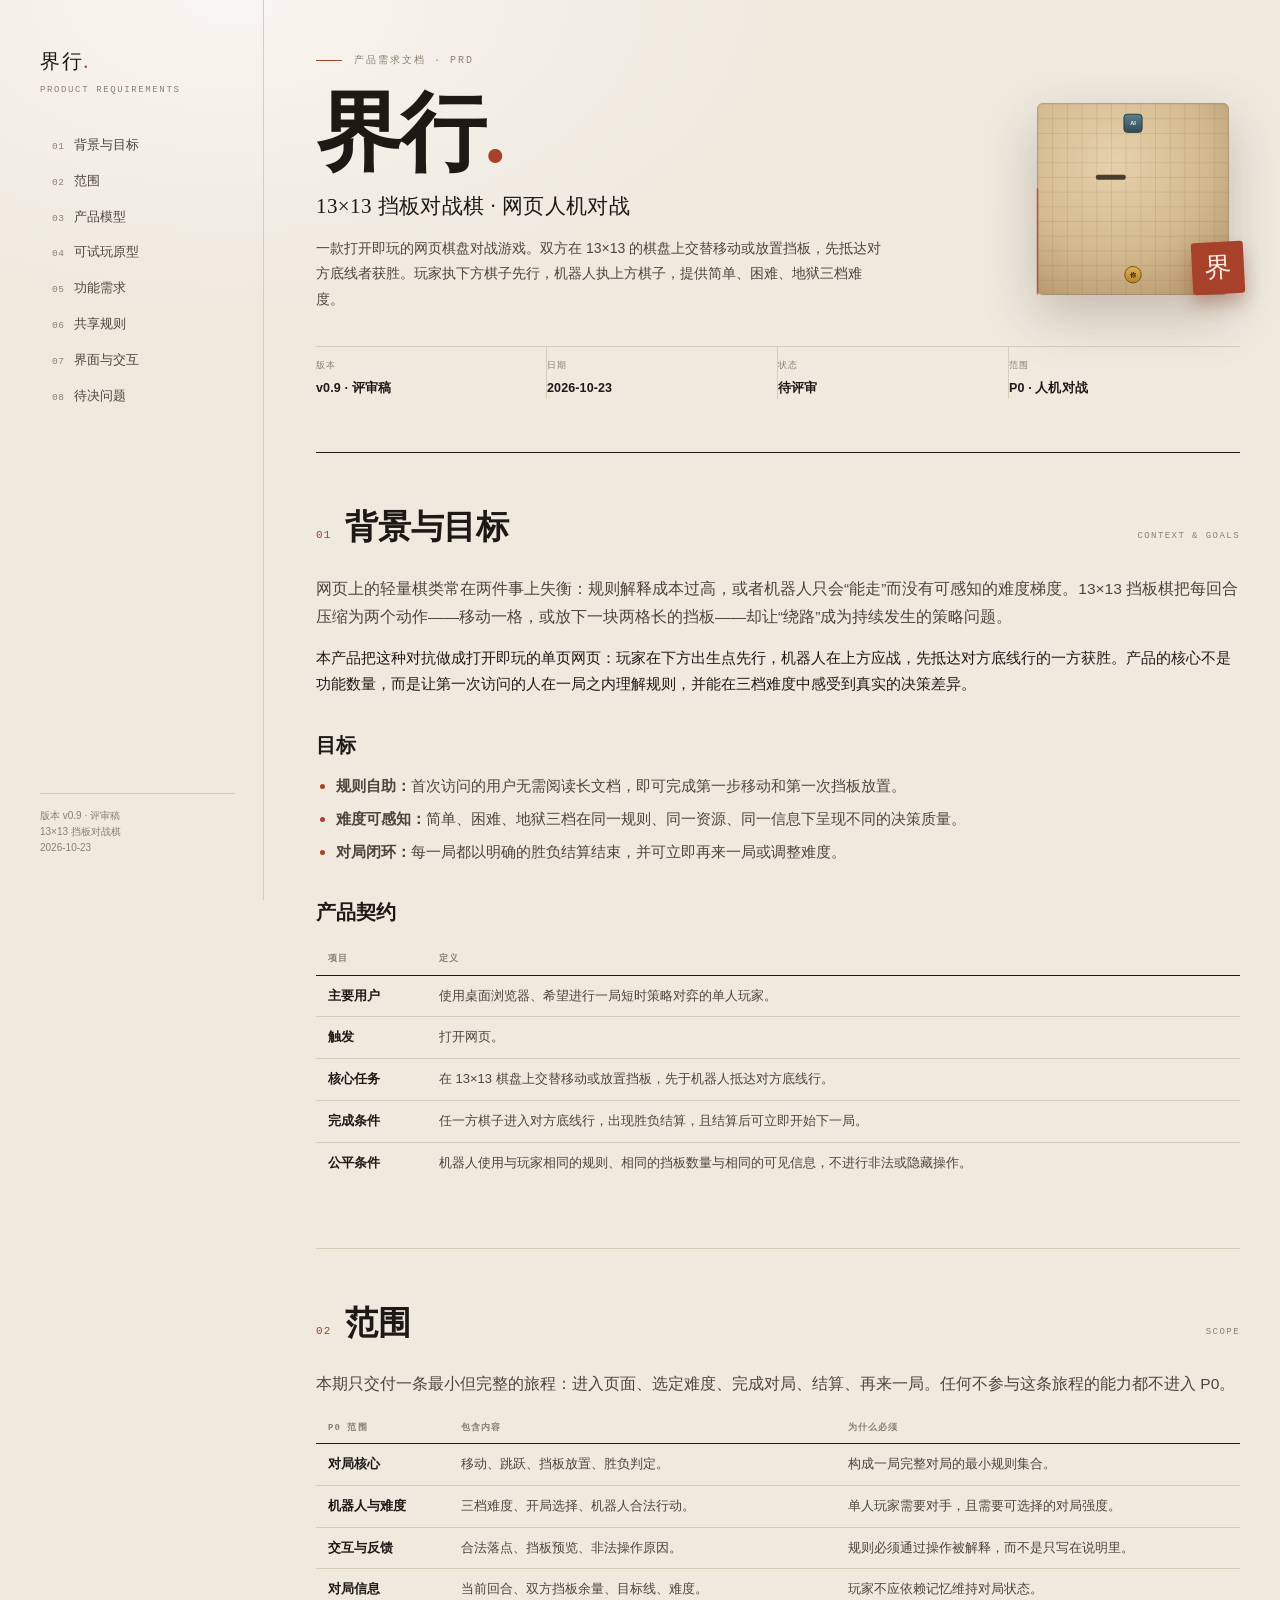
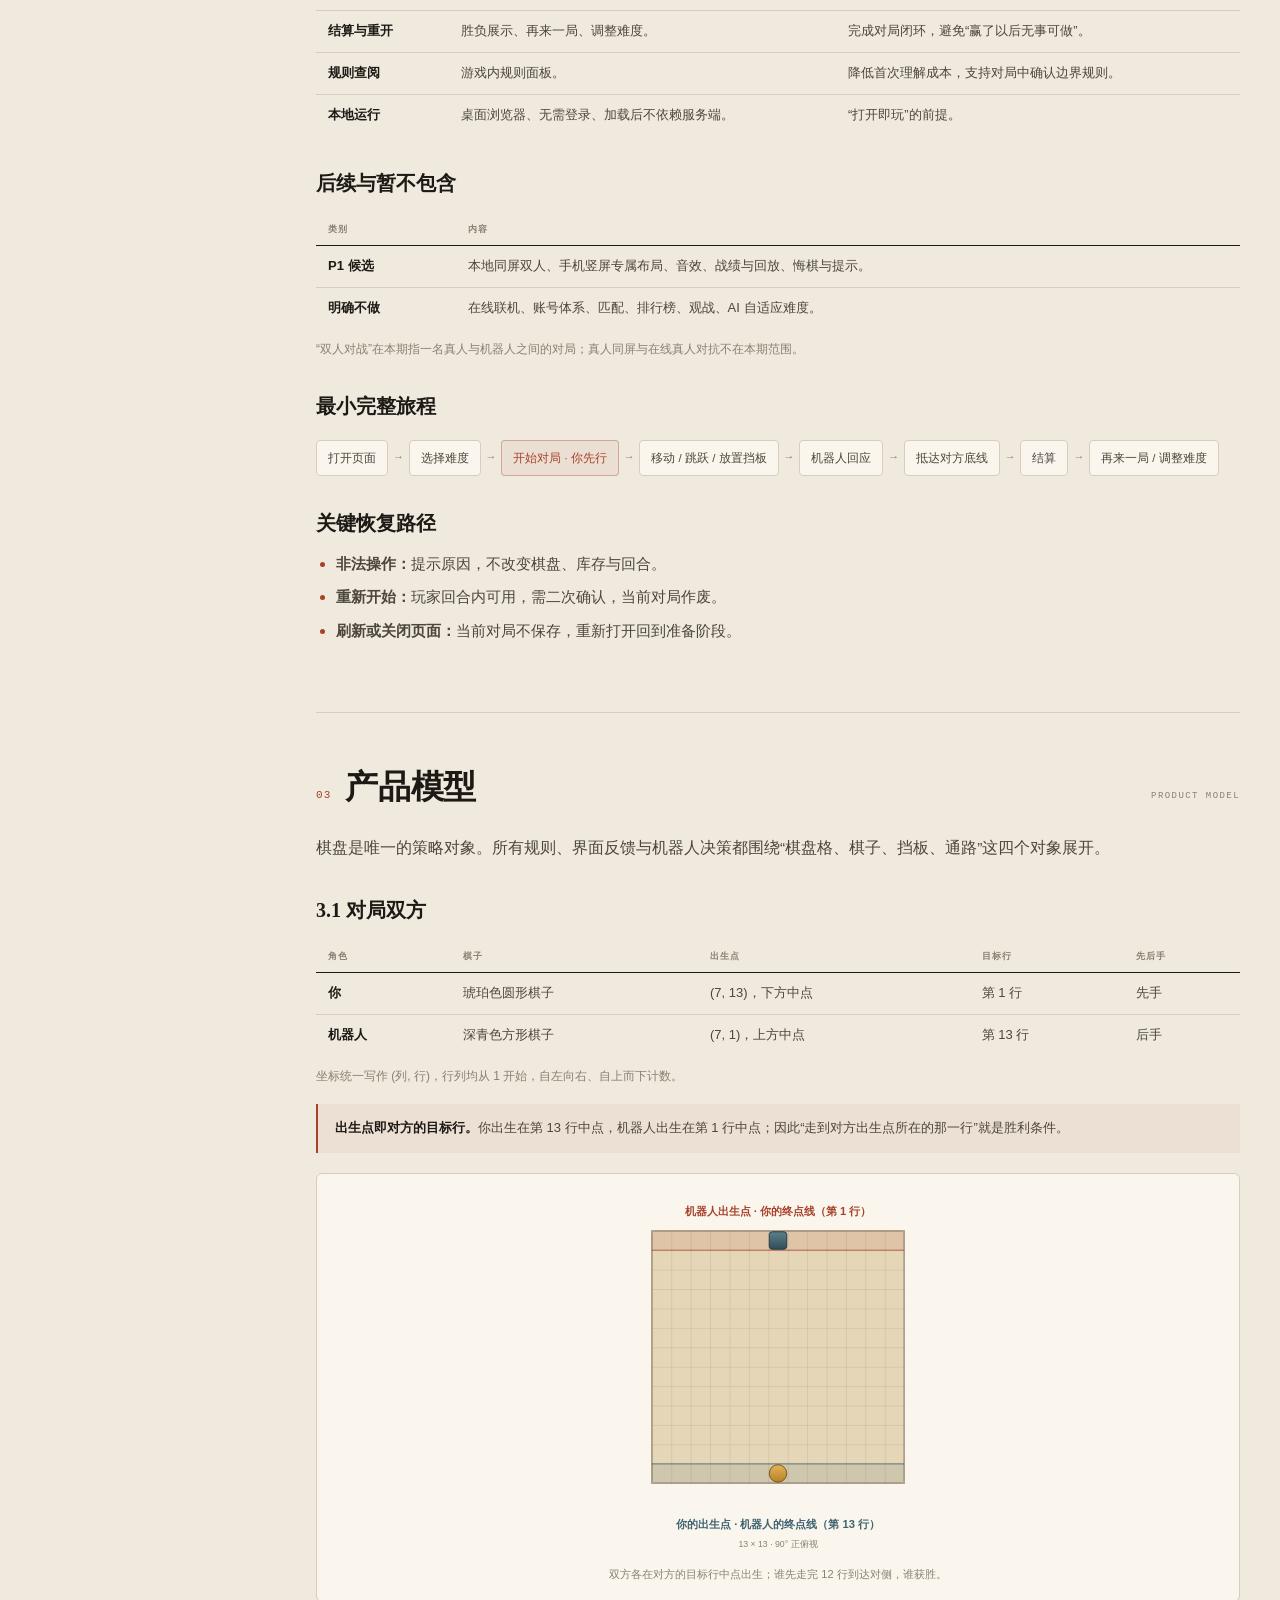
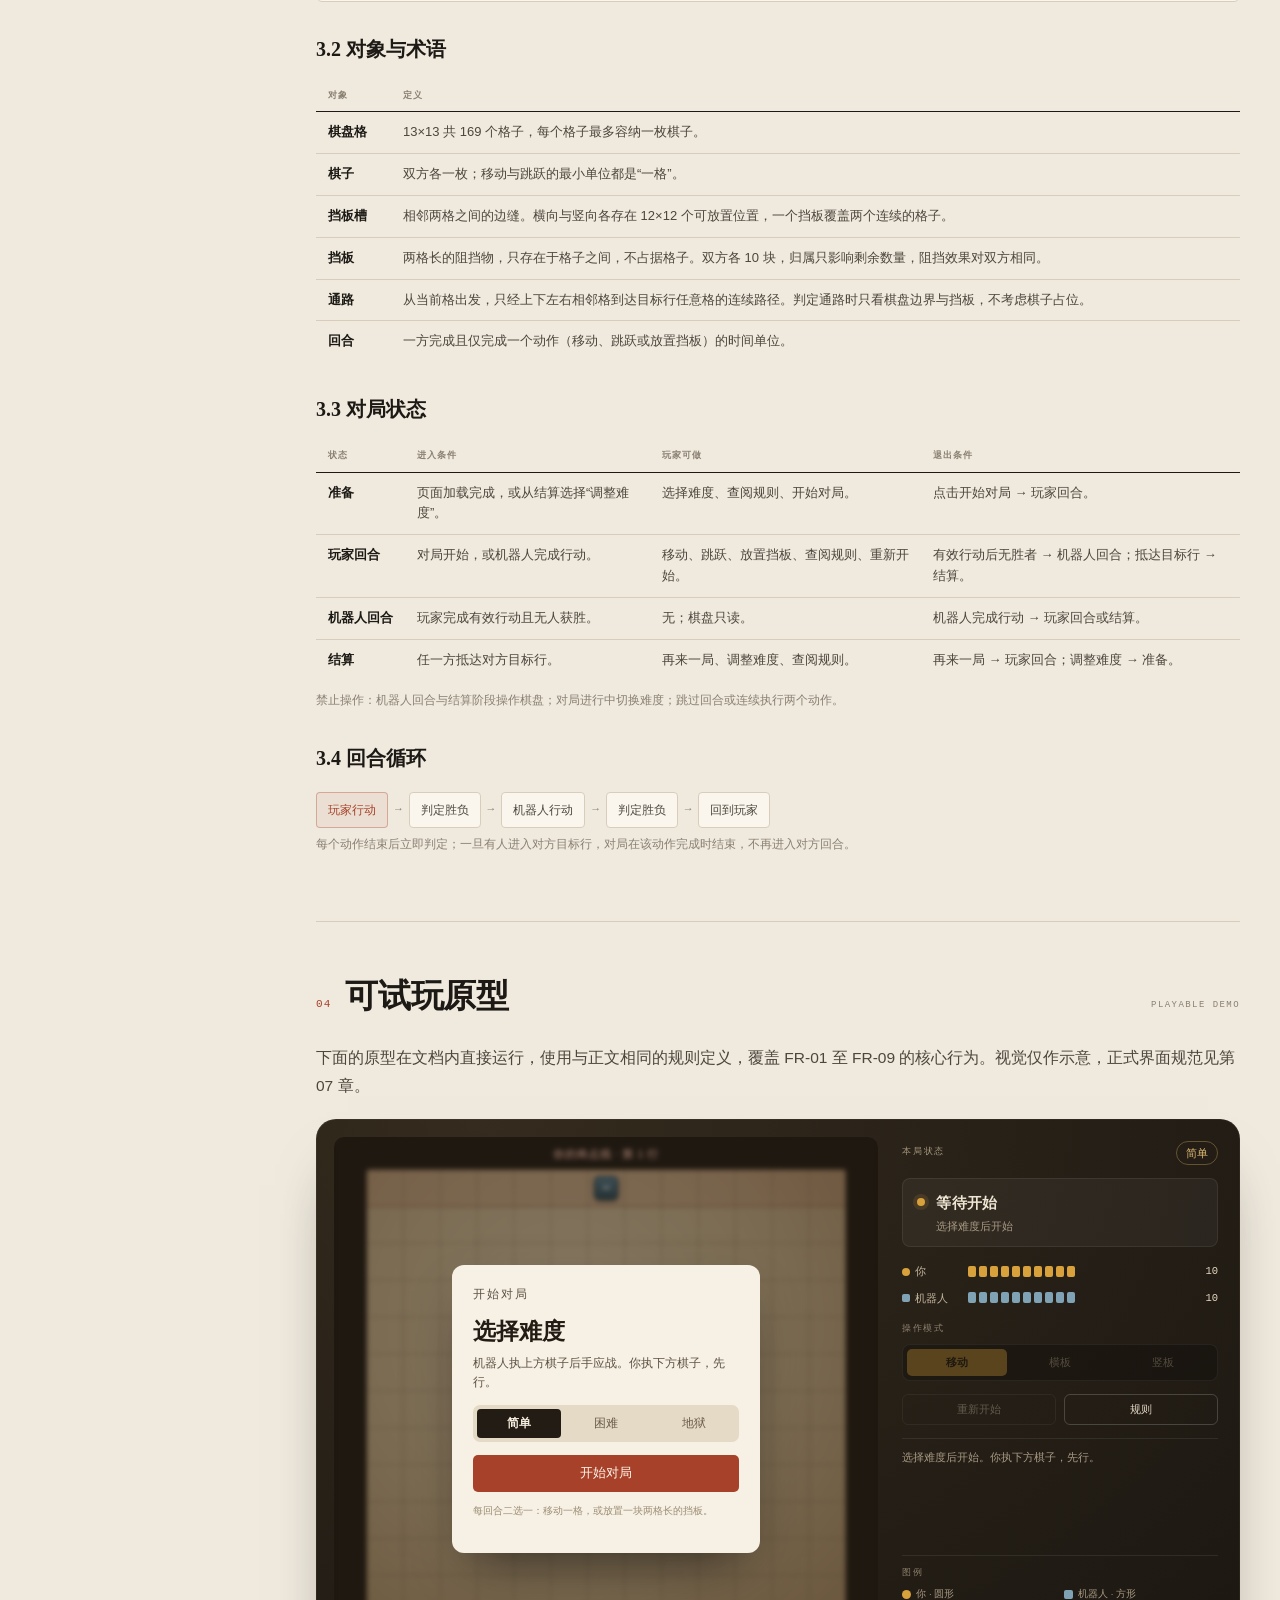
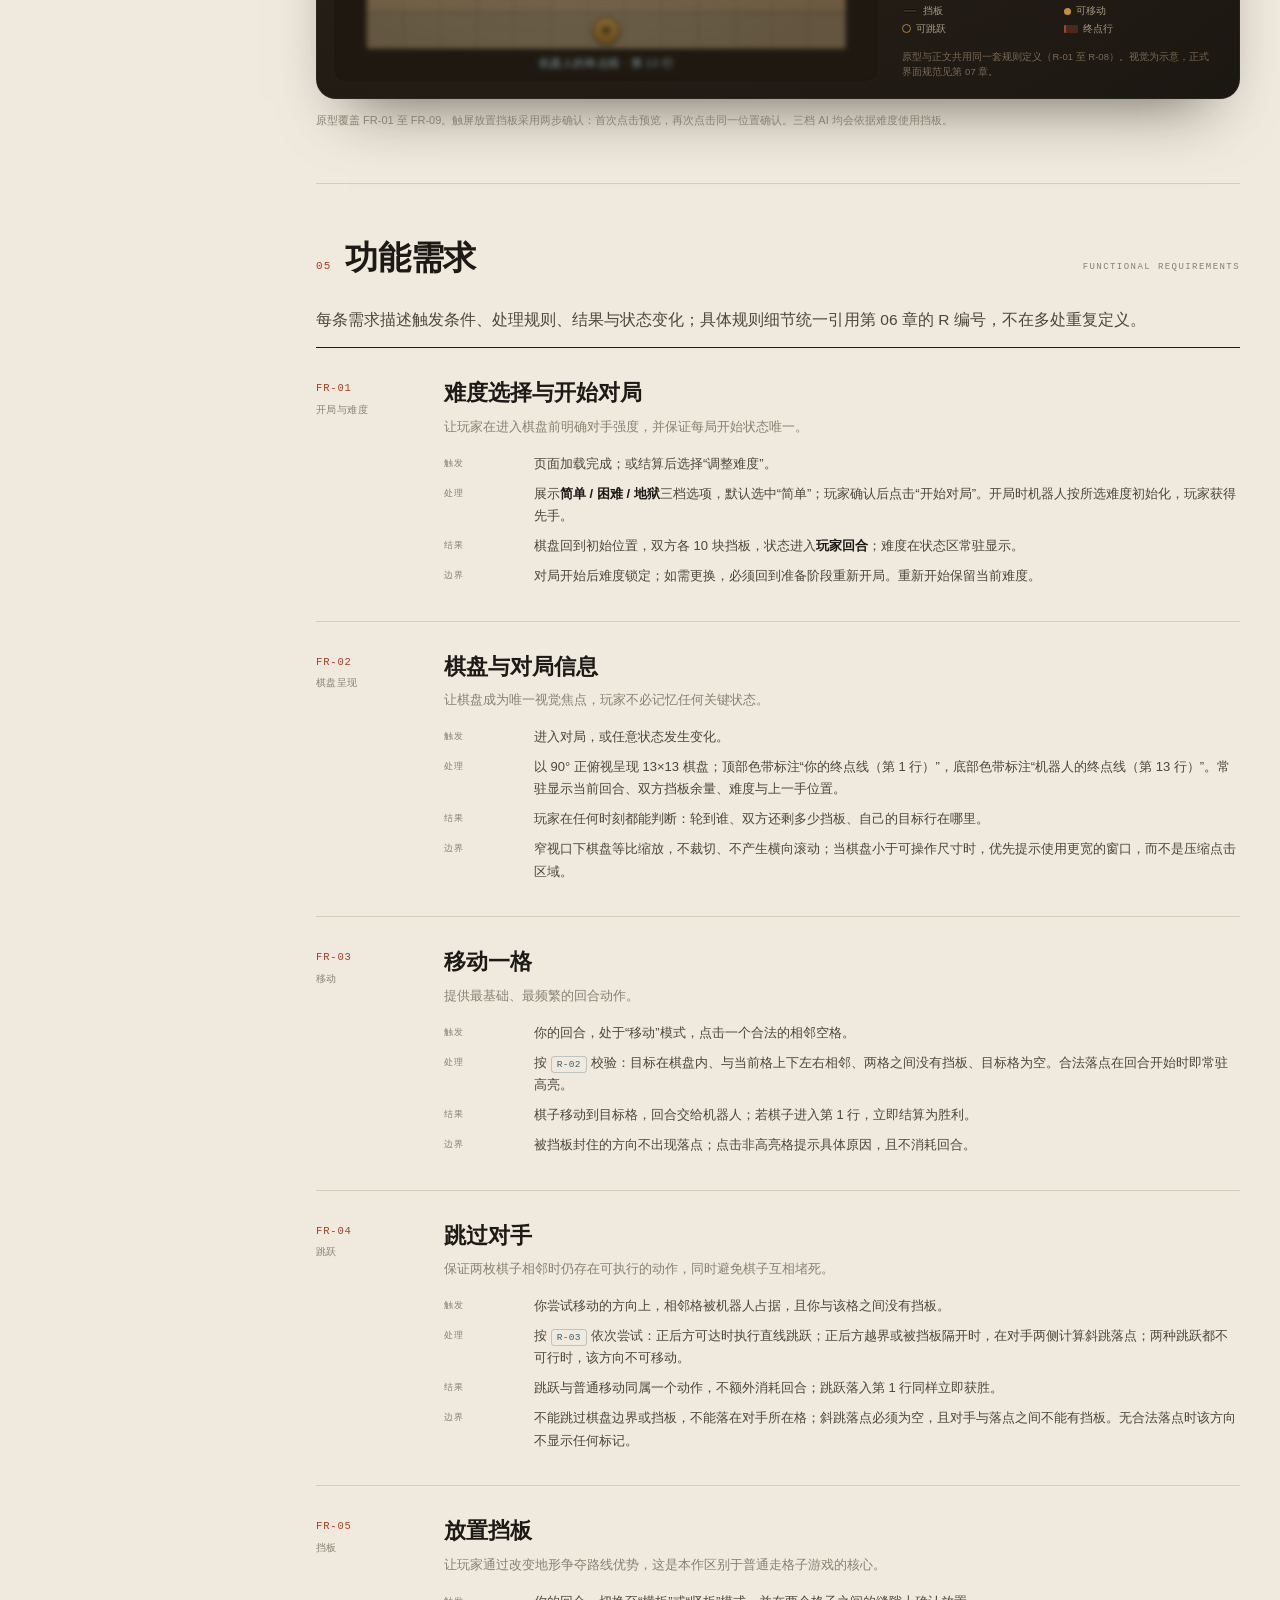
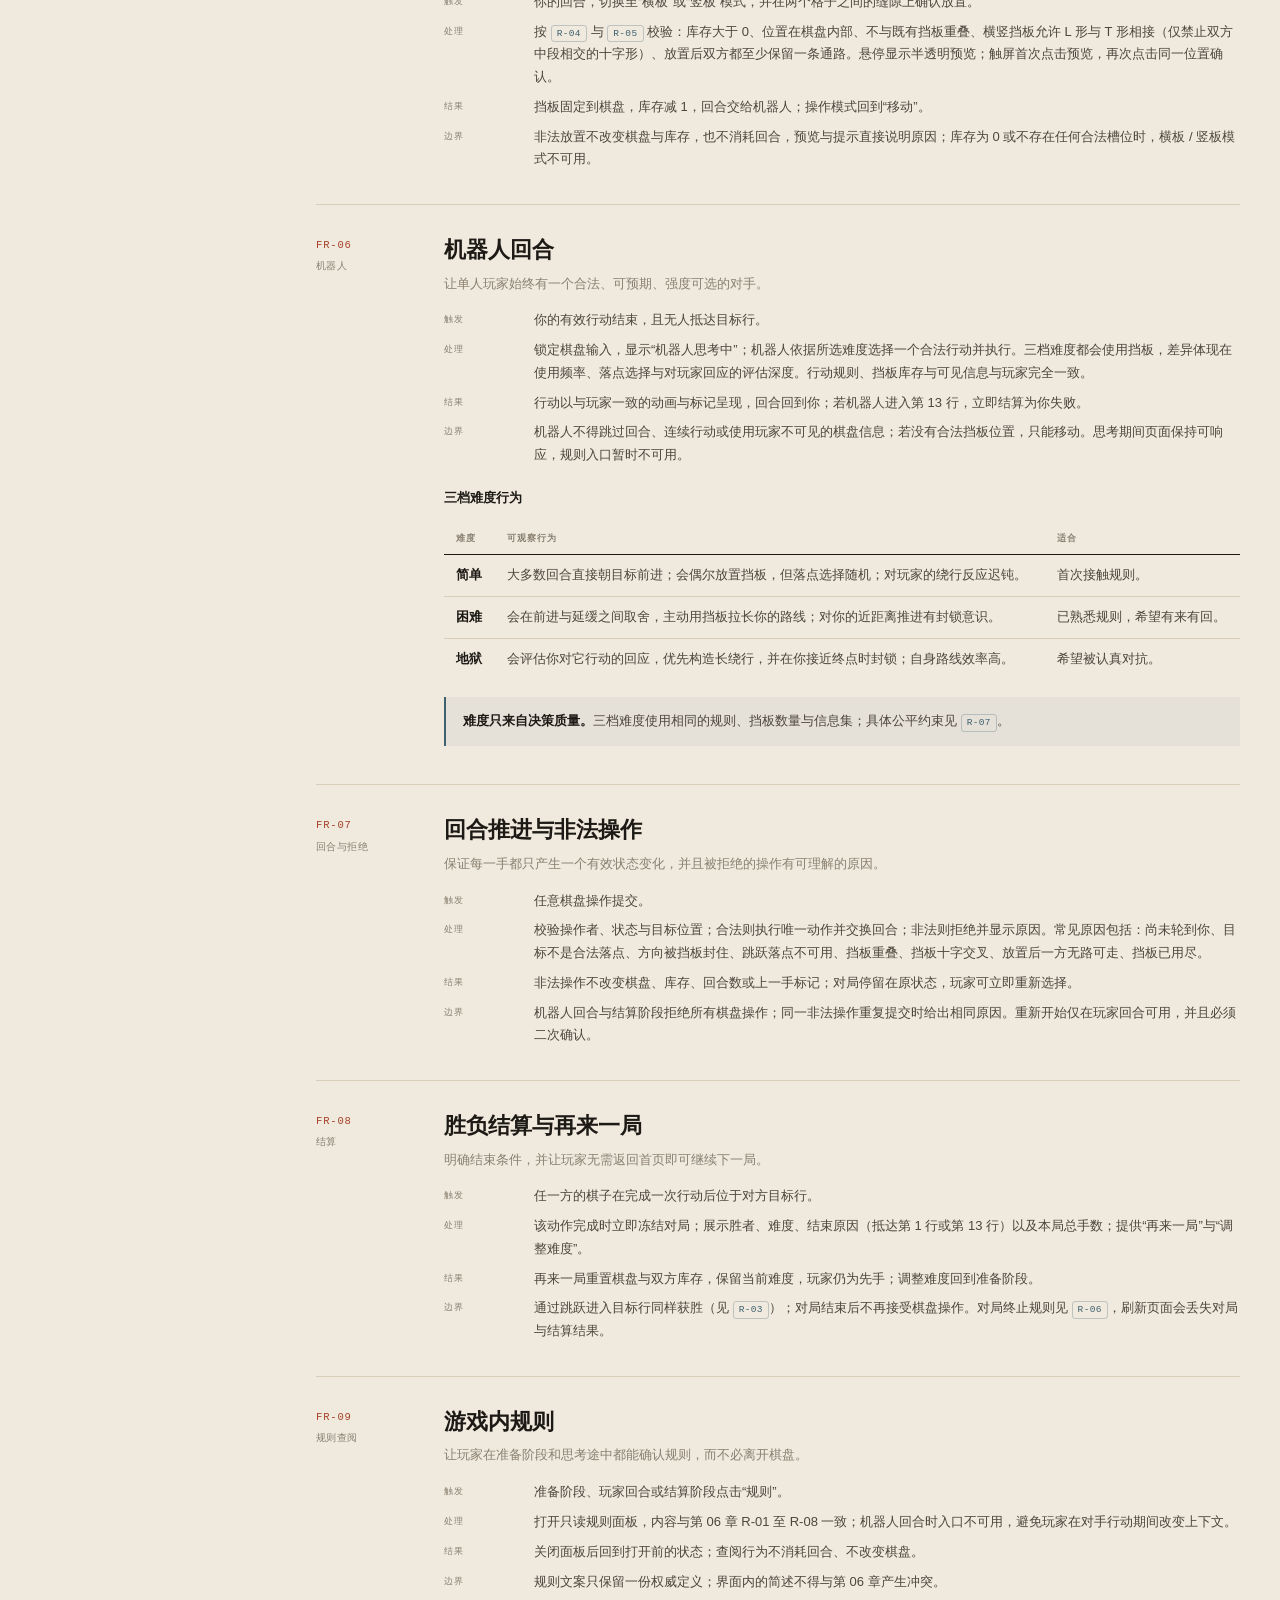
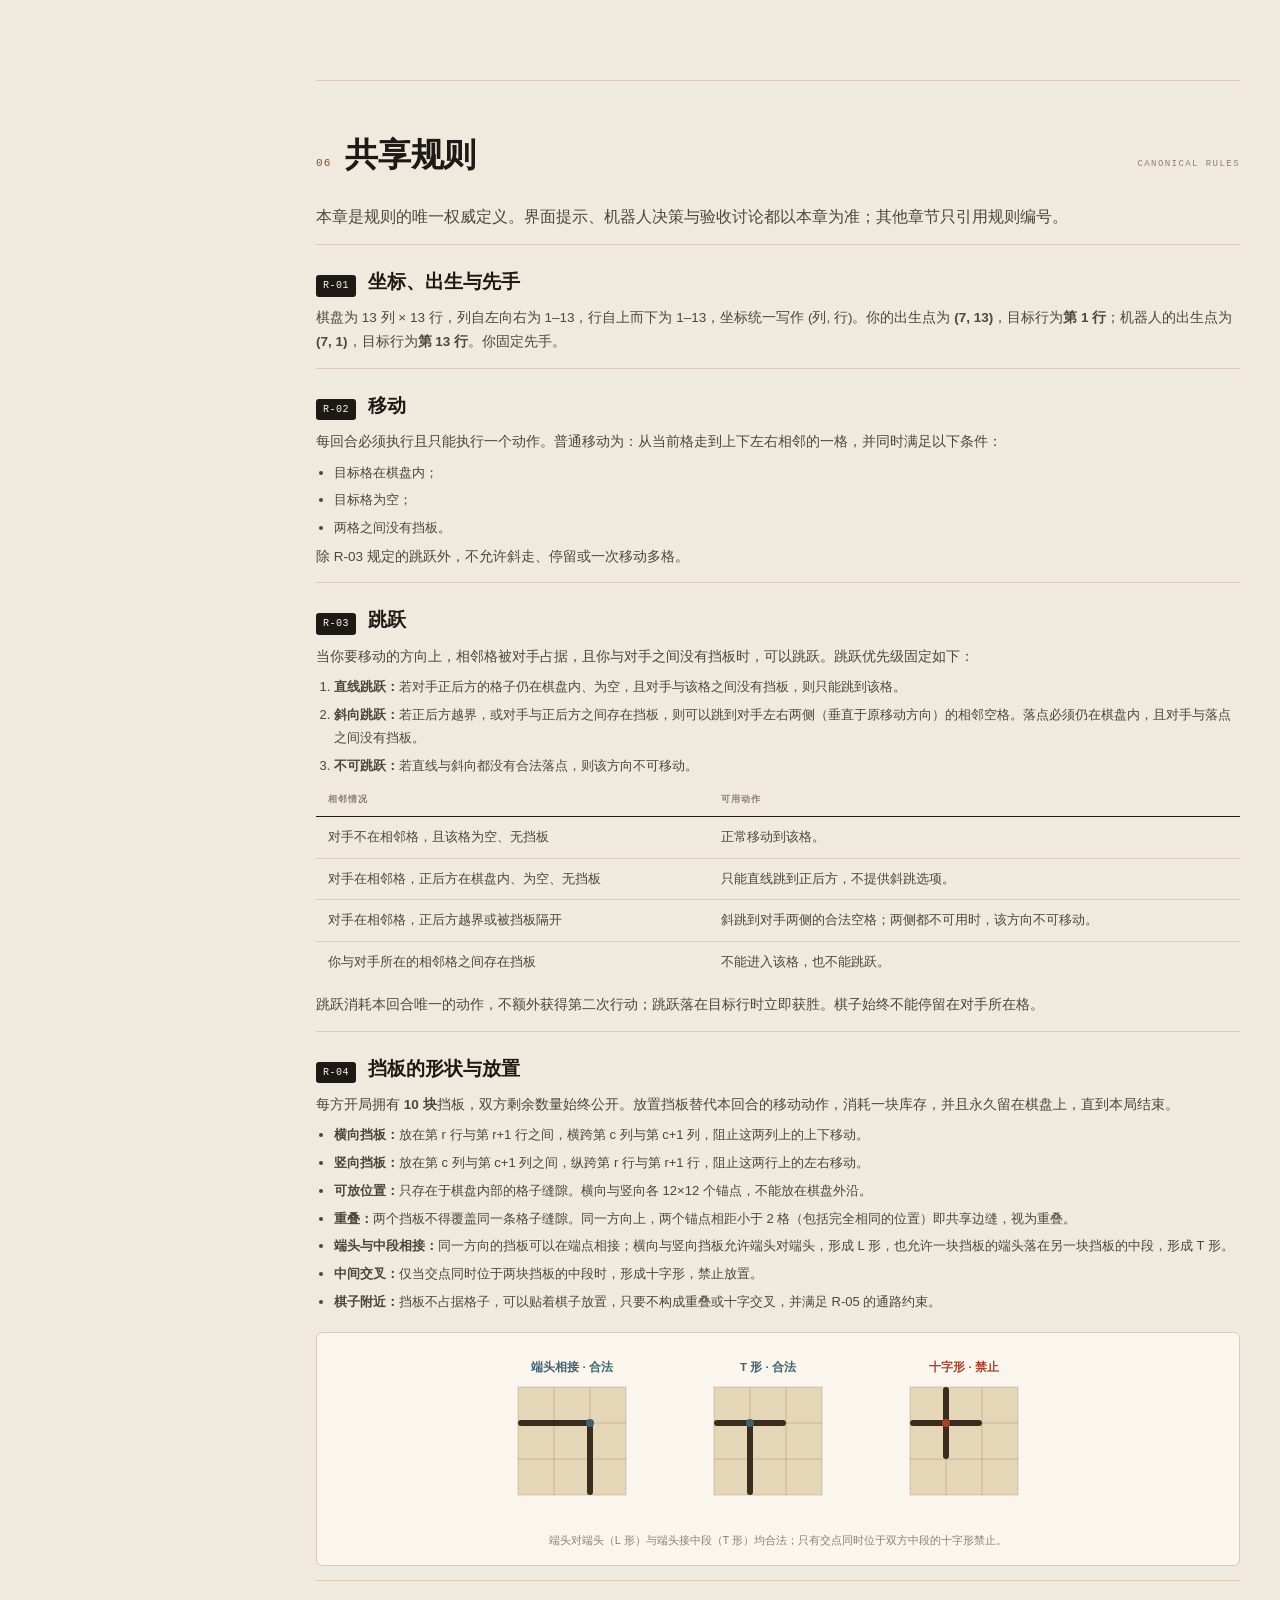
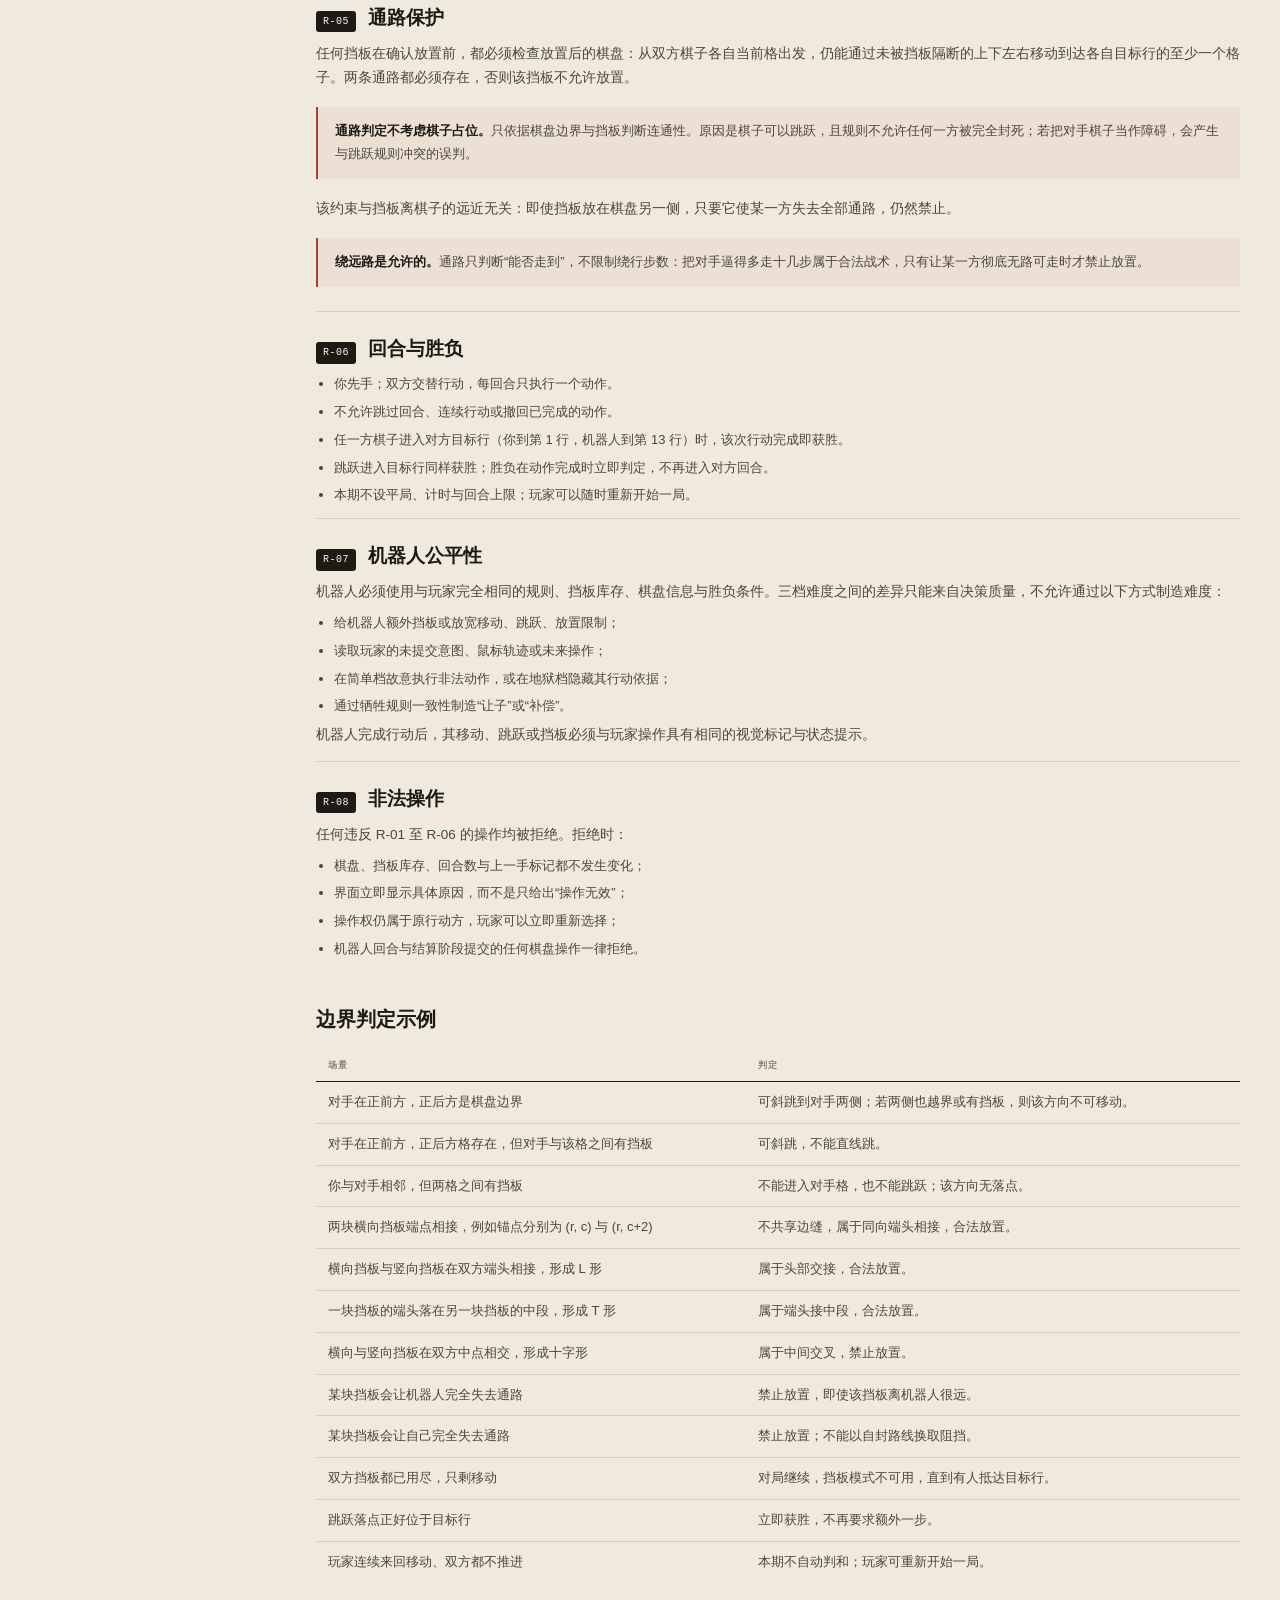
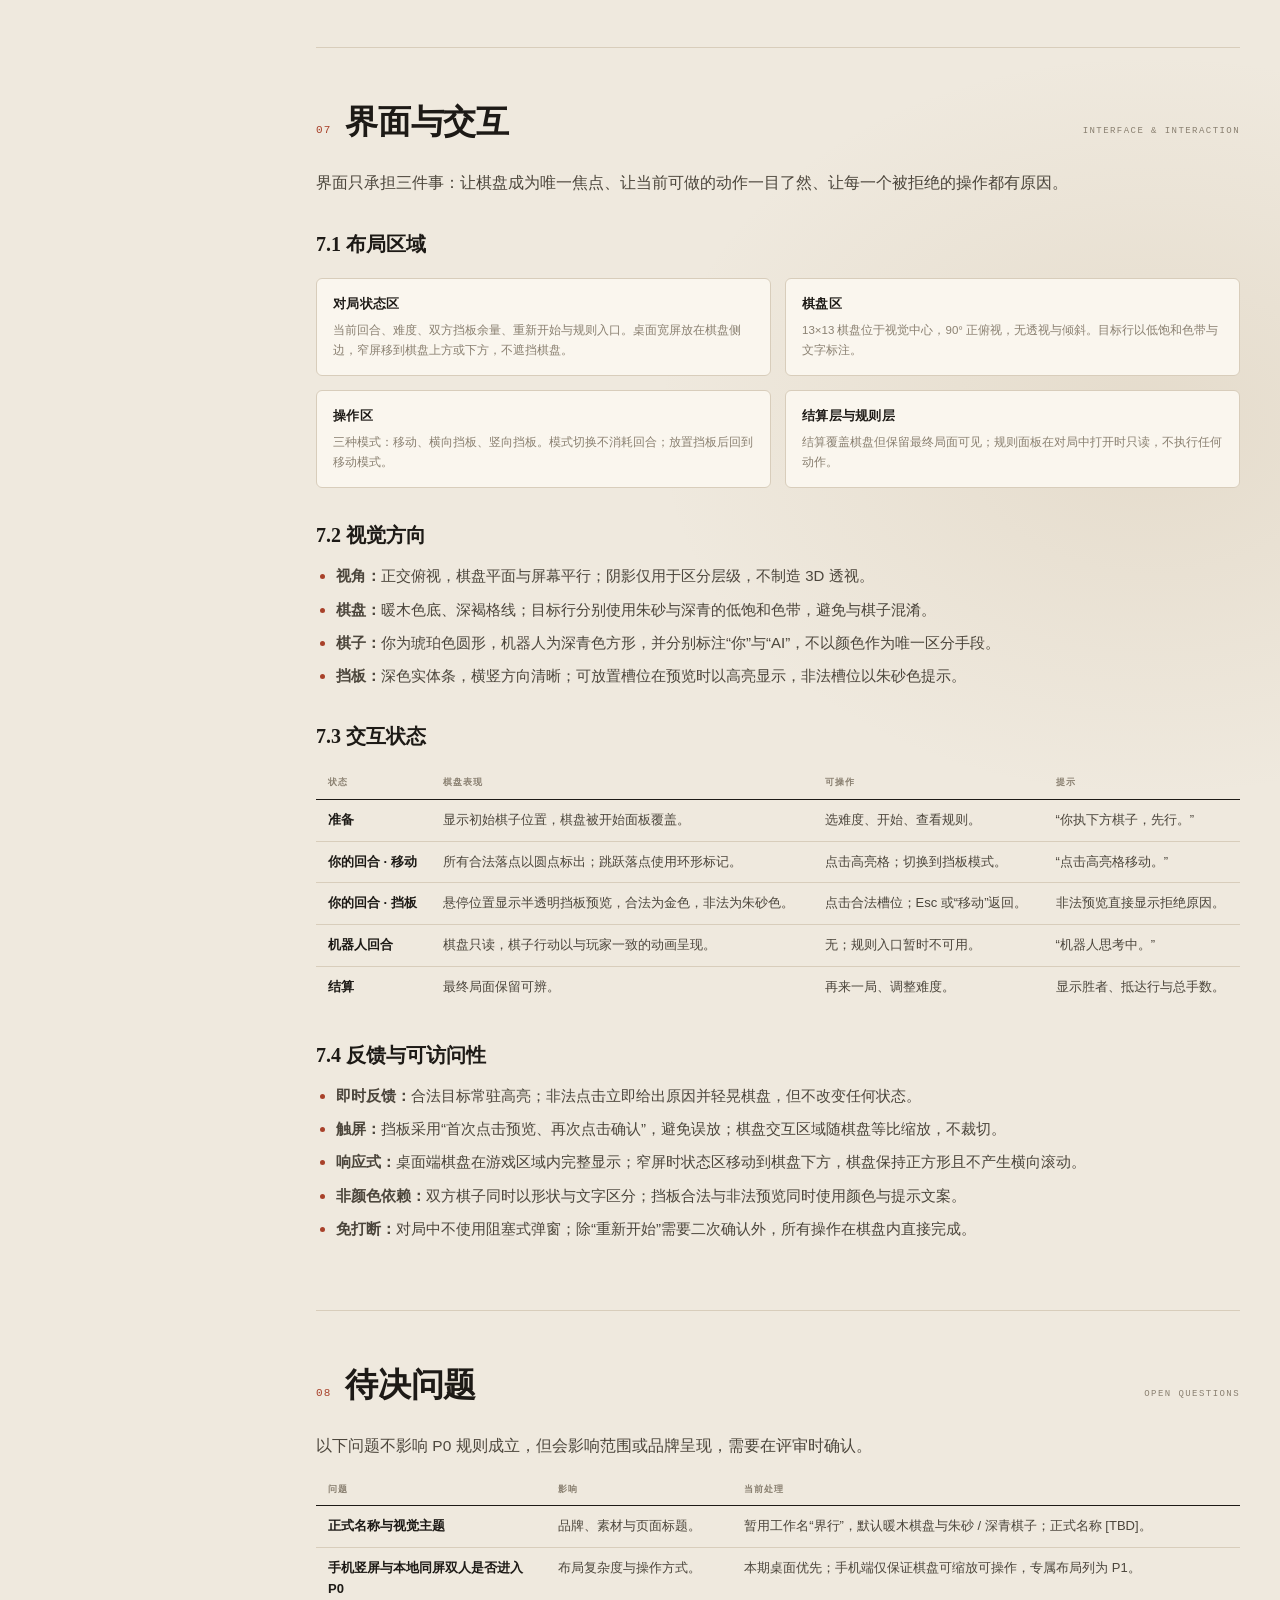
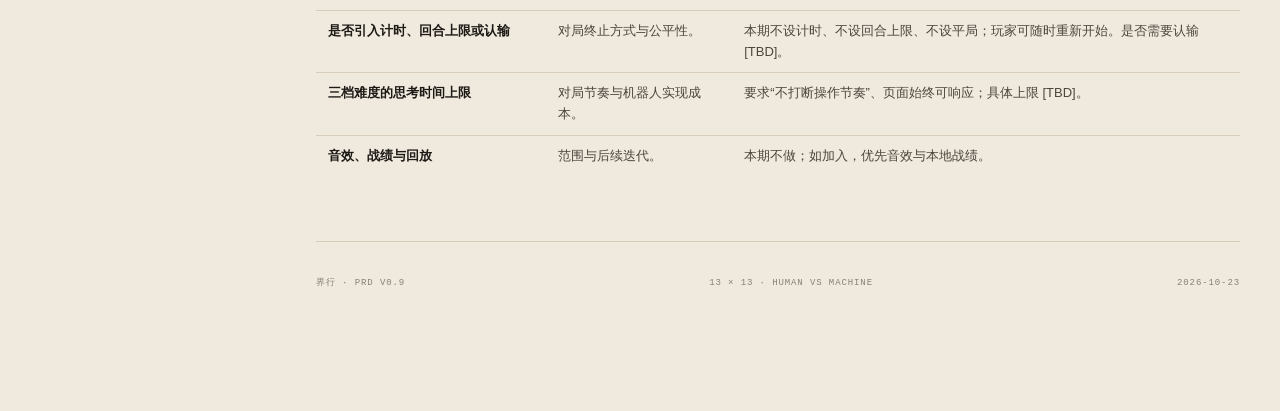
<file: jiexing/prd-13x13-board-game.html>
<!DOCTYPE html>
<html lang="zh-CN">
<head>
<meta charset="UTF-8">
<meta name="viewport" content="width=device-width, initial-scale=1.0">
<title>界行 · 13×13 挡板对战棋 — 产品需求文档</title>
<link rel="icon" href="data:image/svg+xml,%3Csvg xmlns='http://www.w3.org/2000/svg' viewBox='0 0 64 64'%3E%3Crect width='64' height='64' rx='10' fill='%23a8412a'/%3E%3Ctext x='32' y='45' font-size='36' text-anchor='middle' fill='%23f9eadf' font-family='serif'%3E%E7%95%8C%3C/text%3E%3C/svg%3E">
<style>
:root{
  --paper:#efe9de;
  --paper-2:#faf6ee;
  --ink:#1d1a16;
  --ink-2:#4c463c;
  --muted:#8a8071;
  --line:#d8cdbb;
  --accent:#a8412a;
  --accent-2:#c86a4b;
  --gold:#b58a3c;
  --ai:#3f6270;
  --wood:#d9c19a;
  --serif:"Songti SC","STSong","Noto Serif CJK SC","Source Han Serif SC",Georgia,serif;
  --sans:"PingFang SC","Hiragino Sans GB","Microsoft YaHei","Noto Sans CJK SC",sans-serif;
  --mono:"SFMono-Regular",Consolas,"Liberation Mono",Menlo,monospace;
}
*{box-sizing:border-box}
[hidden]{display:none !important}
html{scroll-behavior:smooth}
body{
  margin:0;
  background:
    radial-gradient(900px 500px at 18% 0%, rgba(255,255,255,.58), transparent 62%),
    radial-gradient(800px 600px at 90% 88%, rgba(176,150,108,.16), transparent 62%),
    var(--paper);
  color:var(--ink);
  font-family:var(--sans);
  font-size:15px;
  line-height:1.75;
  -webkit-font-smoothing:antialiased;
  text-rendering:optimizeLegibility;
}
::selection{background:rgba(168,65,42,.18)}
.page{
  max-width:1280px;
  margin:0 auto;
  padding:0 40px;
  display:grid;
  grid-template-columns:224px minmax(0,1fr);
  gap:52px;
}
.toc{
  position:sticky;
  top:0;
  align-self:start;
  height:100vh;
  padding:44px 28px 44px 0;
  border-right:1px solid var(--line);
  display:flex;
  flex-direction:column;
}
.toc-brand{
  font-family:var(--serif);
  font-size:20px;
  letter-spacing:.08em;
  margin:0 0 4px;
}
.toc-brand span{color:var(--accent)}
.toc-sub{
  font-family:var(--mono);
  font-size:9px;
  letter-spacing:.18em;
  color:var(--muted);
  text-transform:uppercase;
  margin:0 0 30px;
}
.toc nav{display:flex;flex-direction:column;gap:2px}
.toc a{
  display:flex;
  gap:10px;
  align-items:baseline;
  text-decoration:none;
  color:var(--ink-2);
  font-size:12.5px;
  padding:6px 8px 6px 0;
  border-left:2px solid transparent;
  padding-left:10px;
  transition:color .15s ease,border-color .15s ease;
}
.toc a span{
  font-family:var(--mono);
  font-size:9.5px;
  color:var(--muted);
  letter-spacing:.05em;
}
.toc a:hover{color:var(--accent)}
.toc a.active{color:var(--ink);border-left-color:var(--accent);font-weight:600}
.toc a.active span{color:var(--accent)}
.toc-foot{
  margin-top:auto;
  font-size:10px;
  line-height:1.6;
  color:var(--muted);
  border-top:1px solid var(--line);
  padding-top:14px;
}
.doc{padding:52px 0 120px;min-width:0;max-width:936px}
.hero{
  padding-bottom:38px;
  border-bottom:1px solid var(--ink);
}
.hero-grid{
  display:grid;
  grid-template-columns:minmax(0,1fr) 214px;
  gap:36px;
  align-items:end;
}
.kicker{
  display:flex;
  align-items:center;
  gap:12px;
  font-family:var(--mono);
  font-size:10px;
  letter-spacing:.2em;
  text-transform:uppercase;
  color:var(--muted);
}
.kicker::before{content:"";width:26px;height:1px;background:var(--accent)}
h1{
  font-family:var(--serif);
  font-size:clamp(52px,7vw,86px);
  line-height:1;
  font-weight:600;
  letter-spacing:-.02em;
  margin:20px 0 12px;
}
h1 .title-dot{color:var(--accent)}
.hero-sub{
  font-family:var(--serif);
  font-size:21px;
  letter-spacing:.02em;
  color:var(--ink);
  margin:0 0 12px;
}
.hero-lede{
  max-width:570px;
  font-size:14px;
  line-height:1.8;
  color:var(--ink-2);
  margin:0;
}
.hero-art{position:relative;padding-bottom:6px}
.hero-art svg{width:100%;display:block;filter:drop-shadow(0 20px 26px rgba(58,43,25,.24))}
.seal{
  position:absolute;
  right:-4px;
  bottom:18px;
  width:52px;
  height:52px;
  display:grid;
  place-items:center;
  background:var(--accent);
  color:#f9eadf;
  font-family:var(--serif);
  font-size:27px;
  border-radius:3px;
  transform:rotate(-3deg);
  box-shadow:0 10px 18px rgba(120,45,28,.32);
}
.meta{
  display:grid;
  grid-template-columns:repeat(4,minmax(0,1fr));
  margin-top:34px;
  border-top:1px solid var(--line);
}
.meta div{padding:12px 16px 0 0;border-right:1px solid var(--line)}
.meta div:last-child{border-right:0}
.meta dt{
  font-family:var(--mono);
  font-size:9px;
  letter-spacing:.16em;
  text-transform:uppercase;
  color:var(--muted);
}
.meta dd{margin:3px 0 0;font-size:12.5px;font-weight:600;letter-spacing:.01em}
.section{padding:54px 0;border-bottom:1px solid var(--line);scroll-margin-top:20px}
.section-head{display:flex;align-items:baseline;gap:14px;margin-bottom:26px;flex-wrap:wrap}
.section-num{
  font-family:var(--mono);
  font-size:11px;
  letter-spacing:.1em;
  color:var(--accent);
  padding-top:2px;
}
h2{
  font-family:var(--serif);
  font-size:33px;
  line-height:1.25;
  font-weight:600;
  letter-spacing:-.01em;
  margin:0;
}
.section-sub{
  margin-left:auto;
  font-family:var(--mono);
  font-size:9px;
  letter-spacing:.16em;
  text-transform:uppercase;
  color:var(--muted);
}
h3{
  font-family:var(--serif);
  font-size:20px;
  font-weight:600;
  letter-spacing:0;
  margin:30px 0 10px;
}
h4{
  font-family:var(--sans);
  font-size:13px;
  font-weight:600;
  margin:20px 0 6px;
}
p{margin:0 0 13px}
.lede{font-size:15.5px;color:var(--ink-2);line-height:1.85}
.muted{color:var(--muted)}
.small{font-size:12px;line-height:1.7}
.list{margin:0 0 14px;padding-left:20px}
.list li{margin-bottom:7px;color:var(--ink-2)}
.list li::marker{color:var(--accent)}
.table{width:100%;border-collapse:collapse;font-size:13px;line-height:1.6;margin:14px 0 10px}
.table th{
  text-align:left;
  font-family:var(--mono);
  font-size:9px;
  letter-spacing:.12em;
  text-transform:uppercase;
  color:var(--muted);
  font-weight:600;
  padding:8px 12px;
  border-bottom:1px solid var(--ink);
  vertical-align:bottom;
}
.table td{padding:10px 12px;border-bottom:1px solid var(--line);vertical-align:top;color:var(--ink-2)}
.table tr:last-child td{border-bottom:0}
.table td strong{color:var(--ink);font-weight:600}
.table .nowrap{white-space:nowrap}
.callout{
  border-left:2px solid var(--accent);
  background:rgba(168,65,42,.05);
  padding:13px 17px;
  margin:18px 0;
  font-size:13px;
  line-height:1.75;
  color:var(--ink-2);
}
.callout strong{color:var(--ink)}
.callout.ink{border-left-color:var(--ai);background:rgba(63,98,112,.055)}
.flow{
  display:flex;
  flex-wrap:wrap;
  align-items:center;
  gap:7px;
  margin:16px 0 6px;
}
.flow-step{
  border:1px solid var(--line);
  background:var(--paper-2);
  padding:7px 11px;
  border-radius:4px;
  font-size:11.5px;
  color:var(--ink-2);
  white-space:nowrap;
}
.flow-step.accent{border-color:rgba(168,65,42,.35);background:rgba(168,65,42,.06);color:var(--accent)}
.flow-arrow{color:var(--muted);font-size:11px;font-family:var(--mono)}
.board-figure{margin:20px 0 8px;padding:18px;background:var(--paper-2);border:1px solid var(--line);border-radius:6px}
.board-figure svg{display:block;width:100%;max-width:330px;margin:0 auto}
.join-figure{margin:18px 0 8px;padding:16px;background:var(--paper-2);border:1px solid var(--line);border-radius:6px}
.join-figure svg{display:block;width:100%;max-width:560px;margin:0 auto}
.join-label{font-family:var(--sans);font-size:11.5px;font-weight:600;text-anchor:middle}
.join-label.ok{fill:#3f6270}
.join-label.no{fill:#a8412a}
figcaption{font-size:11px;line-height:1.65;color:var(--muted);margin-top:12px;text-align:center}
.status-table td:first-child{white-space:nowrap}
.req{
  display:grid;
  grid-template-columns:104px minmax(0,1fr);
  gap:24px;
  padding:26px 0 20px;
  border-top:1px solid var(--line);
}
.req:first-of-type{border-top:1px solid var(--ink)}
.req-id{
  font-family:var(--mono);
  font-size:10.5px;
  letter-spacing:.08em;
  color:var(--accent);
  padding-top:5px;
}
.req-id span{display:block;font-family:var(--sans);font-size:9.5px;color:var(--muted);letter-spacing:.04em;margin-top:4px}
.req h3{margin:0 0 4px;font-size:22px}
.req-purpose{font-size:12.5px;color:var(--muted);margin:0 0 14px}
.req-grid{display:grid;grid-template-columns:74px minmax(0,1fr);gap:7px 16px;font-size:13px;line-height:1.75}
.req-grid dt{
  font-family:var(--mono);
  font-size:9px;
  letter-spacing:.1em;
  text-transform:uppercase;
  color:var(--muted);
  padding-top:4px;
}
.req-grid dd{margin:0;color:var(--ink-2)}
.req-grid dd strong{color:var(--ink);font-weight:600}
.req-ref{
  display:inline-block;
  font-family:var(--mono);
  font-size:9.5px;
  letter-spacing:.04em;
  color:var(--ai);
  border:1px solid rgba(63,98,112,.28);
  border-radius:3px;
  padding:0 5px;
  line-height:1.6;
  white-space:nowrap;
}
.rule{padding:20px 0 6px;border-top:1px solid var(--line)}
.rule:first-of-type{border-top:1px solid var(--ink)}
.rule-head{display:flex;align-items:baseline;gap:12px;margin-bottom:8px}
.rule-code{
  font-family:var(--mono);
  font-size:10px;
  letter-spacing:.05em;
  background:var(--ink);
  color:var(--paper-2);
  border-radius:3px;
  padding:2px 7px;
  white-space:nowrap;
}
.rule-head h3{margin:0;font-size:19px}
.rule p{font-size:13.5px;color:var(--ink-2);margin-bottom:8px}
.rule .table{margin-top:8px}
.plain-list{margin:0;padding-left:18px;font-size:13px;line-height:1.75;color:var(--ink-2)}
.plain-list li{margin-bottom:5px}
.ui-grid{display:grid;grid-template-columns:repeat(2,minmax(0,1fr));gap:14px;margin:16px 0 8px}
.ui-card{border:1px solid var(--line);background:var(--paper-2);border-radius:6px;padding:15px 16px}
.ui-card h4{margin:0 0 5px;font-size:12.5px;letter-spacing:.02em}
.ui-card p{margin:0;font-size:11.5px;line-height:1.7;color:var(--muted)}
.ui-card strong{color:var(--ink-2)}
.open-table td:first-child{font-weight:600;color:var(--ink)}
.doc-foot{padding-top:34px;font-size:10.5px;color:var(--muted);display:flex;justify-content:space-between;gap:16px;flex-wrap:wrap}
.doc-foot span{font-family:var(--mono);letter-spacing:.1em;text-transform:uppercase;font-size:9px}

/* ---------- Prototype ---------- */
.proto{
  margin:18px 0 10px;
  padding:18px;
  border-radius:20px;
  background:
    radial-gradient(130% 150% at 18% 0%, #352b1e 0%, #241e16 55%, #191510 100%);
  box-shadow:
    0 34px 60px -32px rgba(35,25,15,.65),
    inset 0 0 0 1px rgba(255,255,255,.045);
}
.proto-grid{
  display:grid;
  grid-template-columns:minmax(0,1.38fr) minmax(226px,.82fr);
  gap:20px;
  align-items:stretch;
}
.board-holder{
  position:relative;
  aspect-ratio:1/1;
  min-width:0;
  border-radius:10px;
  overflow:hidden;
  background:#2a2218;
  box-shadow:inset 0 0 0 1px rgba(255,255,255,.05);
}
#boardSvg{display:block;width:100%;height:100%;touch-action:none;user-select:none}
.proto-side{
  color:#efe5d3;
  display:flex;
  flex-direction:column;
  gap:13px;
  padding:4px 4px 2px;
  min-width:0;
}
.side-head{display:flex;justify-content:space-between;align-items:center;gap:8px}
.side-eyebrow{
  font-family:var(--mono);
  font-size:9px;
  letter-spacing:.18em;
  text-transform:uppercase;
  color:#a8987e;
}
.diff-badge{
  font-size:10.5px;
  padding:2px 9px;
  border:1px solid rgba(216,178,99,.36);
  color:#e0bb74;
  border-radius:999px;
  white-space:nowrap;
}
.turn-block{
  display:flex;
  gap:11px;
  align-items:flex-start;
  padding:12px 14px;
  background:rgba(255,255,255,.045);
  border:1px solid rgba(255,255,255,.07);
  border-radius:8px;
}
.turn-dot{
  flex:0 0 auto;
  width:8px;
  height:8px;
  margin-top:7px;
  border-radius:50%;
  background:#d8a13c;
  box-shadow:0 0 0 4px rgba(216,161,60,.13);
}
.turn-dot.ai{background:#7fa3b5;box-shadow:0 0 0 4px rgba(127,163,181,.13);animation:pulse 1.2s ease-in-out infinite}
.turn-dot.over{background:#8d7f6c;box-shadow:none}
#turnLabel{font-size:14.5px;font-weight:600;letter-spacing:.02em;margin:0}
#turnSub{font-size:10.5px;line-height:1.5;color:#a99a83;margin:2px 0 0}
.stock-block{display:flex;flex-direction:column;gap:8px;padding:2px 0}
.stock-row{display:flex;align-items:center;gap:8px}
.stock-side{display:flex;align-items:center;gap:5px;font-size:10.5px;color:#c6b69d;width:58px;flex:0 0 auto}
.mini-pawn{width:8px;height:8px;border-radius:50%;background:#d8a13c;display:inline-block}
.mini-pawn.ai{background:#7fa3b5;border-radius:2px}
.pips{display:flex;gap:3px;flex:0 0 auto}
.pips i{width:8px;height:11px;border-radius:2px;background:#d8a13c;display:block}
.pips i.used{background:rgba(255,255,255,.12)}
.pips.ai i{background:#7fa3b5}
.pips.ai i.used{background:rgba(255,255,255,.12)}
.stock-num{font-family:var(--mono);font-size:10.5px;color:#e6d7bf;margin-left:auto}
.side-label{
  font-family:var(--mono);
  font-size:9px;
  letter-spacing:.16em;
  text-transform:uppercase;
  color:#8f816c;
  margin:0 0 6px;
}
.mode-tabs{
  display:grid;
  grid-template-columns:repeat(3,1fr);
  gap:4px;
  padding:4px;
  background:rgba(0,0,0,.22);
  border:1px solid rgba(255,255,255,.06);
  border-radius:8px;
}
.mode-tabs button{
  appearance:none;
  border:0;
  background:transparent;
  color:#c8b89f;
  font-size:11px;
  font-family:var(--sans);
  padding:6px 3px;
  border-radius:5px;
  cursor:pointer;
  transition:background .14s ease,color .14s ease;
}
.mode-tabs button:hover:not(:disabled){color:#efd9b0}
.mode-tabs button.active{background:#d8a13c;color:#241b0b;font-weight:600}
.mode-tabs button:disabled{opacity:.32;cursor:not-allowed}
.side-actions{display:flex;gap:8px}
.side-btn{
  flex:1;
  background:transparent;
  border:1px solid rgba(255,255,255,.18);
  color:#e4d7c2;
  border-radius:6px;
  padding:7px 0;
  font-size:11px;
  font-family:var(--sans);
  cursor:pointer;
  transition:border-color .14s ease,color .14s ease;
}
.side-btn:hover:not(:disabled){border-color:#d8a13c;color:#f0c67a}
.side-btn:disabled{opacity:.32;cursor:not-allowed}
.side-hint{
  font-size:11px;
  line-height:1.65;
  color:#a99a83;
  margin:0;
  min-height:38px;
  padding-top:9px;
  border-top:1px solid rgba(255,255,255,.08);
}
.side-hint.error{color:#f0a28e}
.legend-block{margin-top:auto;padding-top:10px;border-top:1px solid rgba(255,255,255,.08)}
.legend-grid{display:grid;grid-template-columns:1fr 1fr;gap:5px 8px}
.legend-item{display:flex;align-items:center;gap:5px;font-size:9.5px;line-height:1.3;color:#a99a83;white-space:nowrap}
.legend-pawn{width:9px;height:9px;flex:0 0 auto;border-radius:50%;background:#d8a13c}
.legend-pawn.ai{border-radius:2px;background:#7fa3b5}
.legend-wall{width:16px;height:4px;flex:0 0 auto;border-radius:2px;background:#3b2d1e;box-shadow:inset 0 0 0 1px #17110a}
.legend-dot{width:7px;height:7px;flex:0 0 auto;border-radius:50%;background:#d8a13c;opacity:.88}
.legend-ring{width:9px;height:9px;flex:0 0 auto;border:1.5px solid #d8a13c;border-radius:50%;opacity:.75}
.legend-goal{width:14px;height:8px;flex:0 0 auto;border-left:2px solid #a8412a;border-radius:1px;background:rgba(168,65,42,.35)}
.side-foot{margin:2px 0 0;font-size:9.5px;line-height:1.55;color:#786a57}
.proto-overlay{
  position:absolute;
  inset:0;
  z-index:5;
  display:flex;
  align-items:center;
  justify-content:center;
  padding:20px;
  background:rgba(18,14,10,.46);
  backdrop-filter:blur(2.5px);
}
.proto-overlay.hidden{display:none}
.overlay-card{
  width:100%;
  max-width:308px;
  max-height:calc(100% - 16px);
  overflow:auto;
  background:#f7f0e4;
  color:#221c14;
  border-radius:12px;
  padding:21px;
  box-shadow:0 24px 50px -20px rgba(0,0,0,.6);
}
.overlay-kicker{
  font-family:var(--mono);
  font-size:9px;
  letter-spacing:.18em;
  text-transform:uppercase;
  color:#9c8a6f;
  margin:0 0 7px;
}
.overlay-card h3{font-family:var(--serif);font-size:23px;line-height:1.25;margin:0 0 7px}
.overlay-card p{font-size:11.5px;line-height:1.65;color:#5d5344;margin:0 0 13px}
.seg{
  display:grid;
  grid-template-columns:repeat(3,1fr);
  gap:4px;
  padding:4px;
  background:#e5dac6;
  border-radius:7px;
  margin-bottom:13px;
}
.seg button{
  border:0;
  background:transparent;
  color:#6a5c47;
  font-size:11.5px;
  font-family:var(--sans);
  padding:7px 3px;
  border-radius:4px;
  cursor:pointer;
}
.seg button.active{background:#221c14;color:#f6eedf;font-weight:600}
.overlay-actions{display:flex;flex-direction:column;gap:8px}
.btn-primary{
  width:100%;
  border:0;
  background:var(--accent);
  color:#fff5ea;
  padding:10px 14px;
  border-radius:5px;
  font-size:12.5px;
  font-family:var(--sans);
  cursor:pointer;
}
.btn-primary:hover{background:#963722}
.btn-ghost{
  width:100%;
  border:1px solid #cdbfa8;
  background:transparent;
  color:#6a5c47;
  padding:9px 14px;
  border-radius:5px;
  font-size:11.5px;
  font-family:var(--sans);
  cursor:pointer;
}
.btn-ghost:hover{border-color:#a8412a;color:#a8412a}
.overlay-foot{margin-top:11px !important;color:#9b8c73 !important;font-size:10px !important}
.modal{z-index:6;background:rgba(14,11,8,.74)}
.modal-card{max-width:376px}
.modal-body{font-size:11.5px;line-height:1.75;color:#4f4638}
.modal-body ul{margin:0 0 10px;padding-left:17px}
.modal-body li{margin-bottom:5px}
.modal-body .rule-line{border-top:1px solid #e2d6c2;padding-top:9px;margin-top:9px;color:#7d6e59}
.modal-body .rule-line strong{color:#4f4638}
.proto-toast{
  position:absolute;
  left:50%;
  top:15px;
  transform:translateX(-50%);
  z-index:4;
  max-width:82%;
  padding:7px 12px;
  border-radius:5px;
  background:rgba(35,25,18,.93);
  border:1px solid rgba(240,162,142,.35);
  color:#f3d9cf;
  font-size:11px;
  line-height:1.5;
  text-align:center;
  pointer-events:none;
  opacity:0;
  transition:opacity .18s ease;
}
.proto-toast.show{opacity:1}
.proto-toast.hidden{display:none}
.proto-caption{font-size:11px;color:var(--muted);line-height:1.65;margin:12px 0 0}
.shake{animation:shake .28s ease}
@keyframes shake{
  0%,100%{transform:translateX(0)}
  22%{transform:translateX(-4px)}
  44%{transform:translateX(4px)}
  66%{transform:translateX(-2px)}
  88%{transform:translateX(2px)}
}
@keyframes pulse{
  0%,100%{opacity:1}
  50%{opacity:.45}
}

/* ---------- SVG board ---------- */
.gl{stroke:#5b452c;stroke-opacity:.3;stroke-width:1}
.board-edge{fill:none;stroke:#5b452c;stroke-opacity:.55;stroke-width:2}
.goal-label{font-family:var(--sans);font-size:12px;font-weight:600;letter-spacing:.06em;opacity:.95}
.goal-label.human{fill:#e8b09a}
.goal-label.ai{fill:#a8c8d2}
.pawn{transition:transform .19s cubic-bezier(.22,.8,.32,1)}
.pawn text{
  font-family:var(--sans);
  font-size:9px;
  font-weight:700;
  text-anchor:middle;
  dominant-baseline:central;
  pointer-events:none;
}
.pawn.human text{fill:#2b1d08}
.pawn.ai text{fill:#e9f3f6}
.legal-dot{fill:#d8a13c;opacity:.88}
.legal-ring{fill:none;stroke:#d8a13c;stroke-width:2;opacity:.6}
.last-mark{fill:none;stroke:#f0d9a8;stroke-width:1.4;stroke-dasharray:3 3;opacity:.62}
.wall{fill:#3b2d1e;stroke:#17110a;stroke-width:1}
.wall.enter{animation:wallIn .17s ease-out}
.preview-valid{fill:#e0ad4a;opacity:.55;stroke:#f7dfae;stroke-width:1}
.preview-invalid{fill:#c14a3a;opacity:.5;stroke:#f0a28e;stroke-width:1}
@keyframes wallIn{from{opacity:0}to{opacity:1}}

@media (max-width:1040px){
  .page{grid-template-columns:1fr;gap:0;padding:0 28px}
  .toc{position:static;height:auto;border-right:0;border-bottom:1px solid var(--line);padding:26px 0 18px}
  .toc nav{flex-direction:row;flex-wrap:wrap;gap:4px 14px}
  .toc a{border-left:0;padding:2px 0;border-bottom:1px solid transparent}
  .toc a.active{border-left:0;border-bottom-color:var(--accent)}
  .toc-sub{margin-bottom:14px}
  .toc-foot{display:none}
  .doc{padding-top:34px;max-width:none}
}
@media (max-width:860px){
  .hero-grid{grid-template-columns:1fr}
  .hero-art{display:none}
  .meta{grid-template-columns:repeat(2,minmax(0,1fr))}
  .meta div:nth-child(2){border-right:0}
  .meta div:nth-child(3),.meta div:nth-child(4){padding-top:12px}
  .proto-grid{grid-template-columns:1fr}
  .proto-side{padding:2px 2px 0}
  .side-foot{margin-top:8px}
  .req{grid-template-columns:1fr;gap:8px}
  .req-id{padding-top:0}
  .ui-grid{grid-template-columns:1fr}
}
@media (max-width:560px){
  .page{padding:0 18px}
  .proto{padding:10px;border-radius:14px}
  .section-head{gap:10px}
  .section-sub{display:none}
  h2{font-size:28px}
  .overlay-card{padding:17px}
  .table{font-size:12px}
  .table th,.table td{padding:8px 8px}
}
@media (prefers-reduced-motion:reduce){
  *{animation-duration:.01ms !important;animation-iteration-count:1 !important;transition-duration:.01ms !important;scroll-behavior:auto !important}
}
</style>
</head>
<body>
<div class="page">
  <aside class="toc">
    <p class="toc-brand">界行<span>.</span></p>
    <p class="toc-sub">Product Requirements</p>
    <nav>
      <a href="#background"><span>01</span>背景与目标</a>
      <a href="#scope"><span>02</span>范围</a>
      <a href="#model"><span>03</span>产品模型</a>
      <a href="#prototype"><span>04</span>可试玩原型</a>
      <a href="#requirements"><span>05</span>功能需求</a>
      <a href="#rules"><span>06</span>共享规则</a>
      <a href="#interface"><span>07</span>界面与交互</a>
      <a href="#questions"><span>08</span>待决问题</a>
    </nav>
    <div class="toc-foot">
      版本 v0.9 · 评审稿<br>
      13×13 挡板对战棋<br>
      2026-10-23
    </div>
  </aside>

  <main class="doc">
    <header class="hero">
      <div class="hero-grid">
        <div>
          <p class="kicker">产品需求文档 · PRD</p>
          <h1>界行<span class="title-dot">.</span></h1>
          <p class="hero-sub">13×13 挡板对战棋 · 网页人机对战</p>
          <p class="hero-lede">一款打开即玩的网页棋盘对战游戏。双方在 13×13 的棋盘上交替移动或放置挡板，先抵达对方底线者获胜。玩家执下方棋子先行，机器人执上方棋子，提供简单、困难、地狱三档难度。</p>
        </div>
        <div class="hero-art" aria-hidden="true">
          <svg viewBox="0 0 260 260">
            <defs>
              <radialGradient id="heroWood" cx="40%" cy="30%" r="80%">
                <stop offset="0%" stop-color="#e6d1ac"/>
                <stop offset="62%" stop-color="#d3b98f"/>
                <stop offset="100%" stop-color="#b99a6e"/>
              </radialGradient>
              <pattern id="heroGrid" width="17.846" height="17.846" patternUnits="userSpaceOnUse" x="14" y="14">
                <path d="M17.846 0H0V17.846" fill="none" stroke="#5c452c" stroke-opacity=".26" stroke-width="1"/>
              </pattern>
              <linearGradient id="heroHuman" x1="0" y1="0" x2="0" y2="1">
                <stop offset="0%" stop-color="#e3b45a"/>
                <stop offset="100%" stop-color="#b48127"/>
              </linearGradient>
              <linearGradient id="heroAi" x1="0" y1="0" x2="0" y2="1">
                <stop offset="0%" stop-color="#5c7f8d"/>
                <stop offset="100%" stop-color="#304c57"/>
              </linearGradient>
            </defs>
            <rect x="14" y="14" width="232" height="232" rx="6" fill="url(#heroWood)" stroke="#5c452c" stroke-opacity=".4"/>
            <rect x="14" y="14" width="232" height="232" rx="6" fill="url(#heroGrid)"/>
            <rect x="85" y="100.5" width="36" height="6" rx="2" fill="#3b2d1e" opacity=".9"/>
            <circle cx="130" cy="222" r="10" fill="url(#heroHuman)" stroke="#79541a" stroke-width="1.2"/>
            <text x="130" y="222" text-anchor="middle" dominant-baseline="central" font-family="PingFang SC,Microsoft YaHei,sans-serif" font-size="7.5" font-weight="700" fill="#2b1d08">你</text>
            <rect x="119" y="27" width="22" height="22" rx="4" fill="url(#heroAi)" stroke="#263b44" stroke-width="1.2"/>
            <text x="130" y="38" text-anchor="middle" dominant-baseline="central" font-family="PingFang SC,Microsoft YaHei,sans-serif" font-size="7" font-weight="700" fill="#e9f3f6">AI</text>
            <line x1="14" y1="117" x2="14" y2="246" stroke="#a8412a" stroke-width="2" opacity=".7"/>
          </svg>
          <div class="seal">界</div>
        </div>
      </div>
      <dl class="meta">
        <div><dt>版本</dt><dd>v0.9 · 评审稿</dd></div>
        <div><dt>日期</dt><dd>2026-10-23</dd></div>
        <div><dt>状态</dt><dd>待评审</dd></div>
        <div><dt>范围</dt><dd>P0 · 人机对战</dd></div>
      </dl>
    </header>

    <section class="section" id="background">
      <div class="section-head">
        <span class="section-num">01</span>
        <h2>背景与目标</h2>
        <span class="section-sub">Context &amp; Goals</span>
      </div>
      <p class="lede">网页上的轻量棋类常在两件事上失衡：规则解释成本过高，或者机器人只会“能走”而没有可感知的难度梯度。13×13 挡板棋把每回合压缩为两个动作——移动一格，或放下一块两格长的挡板——却让“绕路”成为持续发生的策略问题。</p>
      <p>本产品把这种对抗做成打开即玩的单页网页：玩家在下方出生点先行，机器人在上方应战，先抵达对方底线行的一方获胜。产品的核心不是功能数量，而是让第一次访问的人在一局之内理解规则，并能在三档难度中感受到真实的决策差异。</p>

      <h3>目标</h3>
      <ul class="list">
        <li><strong>规则自助：</strong>首次访问的用户无需阅读长文档，即可完成第一步移动和第一次挡板放置。</li>
        <li><strong>难度可感知：</strong>简单、困难、地狱三档在同一规则、同一资源、同一信息下呈现不同的决策质量。</li>
        <li><strong>对局闭环：</strong>每一局都以明确的胜负结算结束，并可立即再来一局或调整难度。</li>
      </ul>

      <h3>产品契约</h3>
      <table class="table">
        <thead><tr><th>项目</th><th>定义</th></tr></thead>
        <tbody>
          <tr><td class="nowrap"><strong>主要用户</strong></td><td>使用桌面浏览器、希望进行一局短时策略对弈的单人玩家。</td></tr>
          <tr><td class="nowrap"><strong>触发</strong></td><td>打开网页。</td></tr>
          <tr><td class="nowrap"><strong>核心任务</strong></td><td>在 13×13 棋盘上交替移动或放置挡板，先于机器人抵达对方底线行。</td></tr>
          <tr><td class="nowrap"><strong>完成条件</strong></td><td>任一方棋子进入对方底线行，出现胜负结算，且结算后可立即开始下一局。</td></tr>
          <tr><td class="nowrap"><strong>公平条件</strong></td><td>机器人使用与玩家相同的规则、相同的挡板数量与相同的可见信息，不进行非法或隐藏操作。</td></tr>
        </tbody>
      </table>
    </section>

    <section class="section" id="scope">
      <div class="section-head">
        <span class="section-num">02</span>
        <h2>范围</h2>
        <span class="section-sub">Scope</span>
      </div>
      <p class="lede">本期只交付一条最小但完整的旅程：进入页面、选定难度、完成对局、结算、再来一局。任何不参与这条旅程的能力都不进入 P0。</p>

      <table class="table">
        <thead><tr><th>P0 范围</th><th>包含内容</th><th>为什么必须</th></tr></thead>
        <tbody>
          <tr><td class="nowrap"><strong>对局核心</strong></td><td>移动、跳跃、挡板放置、胜负判定。</td><td>构成一局完整对局的最小规则集合。</td></tr>
          <tr><td class="nowrap"><strong>机器人与难度</strong></td><td>三档难度、开局选择、机器人合法行动。</td><td>单人玩家需要对手，且需要可选择的对局强度。</td></tr>
          <tr><td class="nowrap"><strong>交互与反馈</strong></td><td>合法落点、挡板预览、非法操作原因。</td><td>规则必须通过操作被解释，而不是只写在说明里。</td></tr>
          <tr><td class="nowrap"><strong>对局信息</strong></td><td>当前回合、双方挡板余量、目标线、难度。</td><td>玩家不应依赖记忆维持对局状态。</td></tr>
          <tr><td class="nowrap"><strong>结算与重开</strong></td><td>胜负展示、再来一局、调整难度。</td><td>完成对局闭环，避免“赢了以后无事可做”。</td></tr>
          <tr><td class="nowrap"><strong>规则查阅</strong></td><td>游戏内规则面板。</td><td>降低首次理解成本，支持对局中确认边界规则。</td></tr>
          <tr><td class="nowrap"><strong>本地运行</strong></td><td>桌面浏览器、无需登录、加载后不依赖服务端。</td><td>“打开即玩”的前提。</td></tr>
        </tbody>
      </table>

      <h3>后续与暂不包含</h3>
      <table class="table">
        <thead><tr><th>类别</th><th>内容</th></tr></thead>
        <tbody>
          <tr><td class="nowrap"><strong>P1 候选</strong></td><td>本地同屏双人、手机竖屏专属布局、音效、战绩与回放、悔棋与提示。</td></tr>
          <tr><td class="nowrap"><strong>明确不做</strong></td><td>在线联机、账号体系、匹配、排行榜、观战、AI 自适应难度。</td></tr>
        </tbody>
      </table>
      <p class="small muted">“双人对战”在本期指一名真人与机器人之间的对局；真人同屏与在线真人对抗不在本期范围。</p>

      <h3>最小完整旅程</h3>
      <div class="flow">
        <span class="flow-step">打开页面</span><span class="flow-arrow">→</span>
        <span class="flow-step">选择难度</span><span class="flow-arrow">→</span>
        <span class="flow-step accent">开始对局 · 你先行</span><span class="flow-arrow">→</span>
        <span class="flow-step">移动 / 跳跃 / 放置挡板</span><span class="flow-arrow">→</span>
        <span class="flow-step">机器人回应</span><span class="flow-arrow">→</span>
        <span class="flow-step">抵达对方底线</span><span class="flow-arrow">→</span>
        <span class="flow-step">结算</span><span class="flow-arrow">→</span>
        <span class="flow-step">再来一局 / 调整难度</span>
      </div>
      <h3>关键恢复路径</h3>
      <ul class="list">
        <li><strong>非法操作：</strong>提示原因，不改变棋盘、库存与回合。</li>
        <li><strong>重新开始：</strong>玩家回合内可用，需二次确认，当前对局作废。</li>
        <li><strong>刷新或关闭页面：</strong>当前对局不保存，重新打开回到准备阶段。</li>
      </ul>
    </section>

    <section class="section" id="model">
      <div class="section-head">
        <span class="section-num">03</span>
        <h2>产品模型</h2>
        <span class="section-sub">Product Model</span>
      </div>
      <p class="lede">棋盘是唯一的策略对象。所有规则、界面反馈与机器人决策都围绕“棋盘格、棋子、挡板、通路”这四个对象展开。</p>

      <h3>3.1 对局双方</h3>
      <table class="table">
        <thead><tr><th>角色</th><th>棋子</th><th>出生点</th><th>目标行</th><th>先后手</th></tr></thead>
        <tbody>
          <tr><td><strong>你</strong></td><td>琥珀色圆形棋子</td><td>(7, 13)，下方中点</td><td>第 1 行</td><td>先手</td></tr>
          <tr><td><strong>机器人</strong></td><td>深青色方形棋子</td><td>(7, 1)，上方中点</td><td>第 13 行</td><td>后手</td></tr>
        </tbody>
      </table>
      <p class="small muted">坐标统一写作 (列, 行)，行列均从 1 开始，自左向右、自上而下计数。</p>
      <div class="callout">
        <strong>出生点即对方的目标行。</strong>你出生在第 13 行中点，机器人出生在第 1 行中点；因此“走到对方出生点所在的那一行”就是胜利条件。
      </div>

      <figure class="board-figure">
        <svg viewBox="0 0 340 372" role="img" aria-label="棋盘结构示意：上下出生点与目标线">
          <defs>
            <pattern id="figGrid" width="20" height="20" patternUnits="userSpaceOnUse" x="40" y="40">
              <path d="M20 0H0V20" fill="none" stroke="#5b452c" stroke-opacity=".22" stroke-width="1"/>
            </pattern>
            <linearGradient id="figHuman" x1="0" y1="0" x2="0" y2="1">
              <stop offset="0%" stop-color="#e3b45a"/>
              <stop offset="100%" stop-color="#b48127"/>
            </linearGradient>
            <linearGradient id="figAi" x1="0" y1="0" x2="0" y2="1">
              <stop offset="0%" stop-color="#5c7f8d"/>
              <stop offset="100%" stop-color="#304c57"/>
            </linearGradient>
          </defs>
          <rect x="40" y="40" width="260" height="260" rx="4" fill="#e6d6b8"/>
          <rect x="40" y="40" width="260" height="260" rx="4" fill="url(#figGrid)"/>
          <rect x="40" y="40" width="260" height="20" fill="#a8412a" opacity=".12"/>
          <rect x="40" y="280" width="260" height="20" fill="#3f6270" opacity=".14"/>
          <rect x="40" y="40" width="260" height="260" fill="none" stroke="#5b452c" stroke-opacity=".5" stroke-width="1.5"/>
          <line x1="40" y1="60" x2="300" y2="60" stroke="#a8412a" stroke-width="1.4" opacity=".5"/>
          <line x1="40" y1="280" x2="300" y2="280" stroke="#3f6270" stroke-width="1.4" opacity=".5"/>
          <circle cx="170" cy="290" r="9" fill="url(#figHuman)" stroke="#79541a" stroke-width="1"/>
          <rect x="161" y="41" width="18" height="18" rx="3" fill="url(#figAi)" stroke="#263b44" stroke-width="1"/>
          <text x="170" y="24" text-anchor="middle" font-family="PingFang SC,Microsoft YaHei,sans-serif" font-size="11.5" font-weight="600" fill="#a8412a">机器人出生点 · 你的终点线（第 1 行）</text>
          <text x="170" y="346" text-anchor="middle" font-family="PingFang SC,Microsoft YaHei,sans-serif" font-size="11.5" font-weight="600" fill="#3f6270">你的出生点 · 机器人的终点线（第 13 行）</text>
          <text x="170" y="366" text-anchor="middle" font-family="PingFang SC,Microsoft YaHei,sans-serif" font-size="9" fill="#8a8071">13 × 13 · 90° 正俯视</text>
        </svg>
        <figcaption>双方各在对方的目标行中点出生；谁先走完 12 行到达对侧，谁获胜。</figcaption>
      </figure>

      <h3>3.2 对象与术语</h3>
      <table class="table">
        <thead><tr><th>对象</th><th>定义</th></tr></thead>
        <tbody>
          <tr><td class="nowrap"><strong>棋盘格</strong></td><td>13×13 共 169 个格子，每个格子最多容纳一枚棋子。</td></tr>
          <tr><td class="nowrap"><strong>棋子</strong></td><td>双方各一枚；移动与跳跃的最小单位都是“一格”。</td></tr>
          <tr><td class="nowrap"><strong>挡板槽</strong></td><td>相邻两格之间的边缝。横向与竖向各存在 12×12 个可放置位置，一个挡板覆盖两个连续的格子。</td></tr>
          <tr><td class="nowrap"><strong>挡板</strong></td><td>两格长的阻挡物，只存在于格子之间，不占据格子。双方各 10 块，归属只影响剩余数量，阻挡效果对双方相同。</td></tr>
          <tr><td class="nowrap"><strong>通路</strong></td><td>从当前格出发，只经上下左右相邻格到达目标行任意格的连续路径。判定通路时只看棋盘边界与挡板，不考虑棋子占位。</td></tr>
          <tr><td class="nowrap"><strong>回合</strong></td><td>一方完成且仅完成一个动作（移动、跳跃或放置挡板）的时间单位。</td></tr>
        </tbody>
      </table>

      <h3>3.3 对局状态</h3>
      <table class="table status-table">
        <thead><tr><th>状态</th><th>进入条件</th><th>玩家可做</th><th>退出条件</th></tr></thead>
        <tbody>
          <tr><td><strong>准备</strong></td><td>页面加载完成，或从结算选择“调整难度”。</td><td>选择难度、查阅规则、开始对局。</td><td>点击开始对局 → 玩家回合。</td></tr>
          <tr><td><strong>玩家回合</strong></td><td>对局开始，或机器人完成行动。</td><td>移动、跳跃、放置挡板、查阅规则、重新开始。</td><td>有效行动后无胜者 → 机器人回合；抵达目标行 → 结算。</td></tr>
          <tr><td><strong>机器人回合</strong></td><td>玩家完成有效行动且无人获胜。</td><td>无；棋盘只读。</td><td>机器人完成行动 → 玩家回合或结算。</td></tr>
          <tr><td><strong>结算</strong></td><td>任一方抵达对方目标行。</td><td>再来一局、调整难度、查阅规则。</td><td>再来一局 → 玩家回合；调整难度 → 准备。</td></tr>
        </tbody>
      </table>
      <p class="small muted">禁止操作：机器人回合与结算阶段操作棋盘；对局进行中切换难度；跳过回合或连续执行两个动作。</p>

      <h3>3.4 回合循环</h3>
      <div class="flow">
        <span class="flow-step accent">玩家行动</span><span class="flow-arrow">→</span>
        <span class="flow-step">判定胜负</span><span class="flow-arrow">→</span>
        <span class="flow-step">机器人行动</span><span class="flow-arrow">→</span>
        <span class="flow-step">判定胜负</span><span class="flow-arrow">→</span>
        <span class="flow-step">回到玩家</span>
      </div>
      <p class="small muted">每个动作结束后立即判定；一旦有人进入对方目标行，对局在该动作完成时结束，不再进入对方回合。</p>
    </section>

    <section class="section" id="prototype">
      <div class="section-head">
        <span class="section-num">04</span>
        <h2>可试玩原型</h2>
        <span class="section-sub">Playable Demo</span>
      </div>
      <p class="lede">下面的原型在文档内直接运行，使用与正文相同的规则定义，覆盖 FR-01 至 FR-09 的核心行为。视觉仅作示意，正式界面规范见第 07 章。</p>

      <div class="proto">
        <div class="proto-grid">
          <div class="board-holder" id="boardHolder">
            <svg id="boardSvg" viewBox="0 0 620 620" role="img" aria-label="13乘13棋盘对战原型">
              <defs>
                <radialGradient id="boardWood" cx="42%" cy="32%" r="80%">
                  <stop offset="0%" stop-color="#e6d1ac"/>
                  <stop offset="58%" stop-color="#d3b98f"/>
                  <stop offset="100%" stop-color="#b99a6e"/>
                </radialGradient>
                <linearGradient id="humanGrad" x1="0" y1="0" x2="0" y2="1">
                  <stop offset="0%" stop-color="#e6b75d"/>
                  <stop offset="100%" stop-color="#b27f27"/>
                </linearGradient>
                <linearGradient id="aiGrad" x1="0" y1="0" x2="0" y2="1">
                  <stop offset="0%" stop-color="#5f8492"/>
                  <stop offset="100%" stop-color="#2f4a55"/>
                </linearGradient>
                <filter id="softShadow" x="-60%" y="-60%" width="220%" height="220%">
                  <feDropShadow dx="0" dy="2" stdDeviation="2" flood-color="#1b1208" flood-opacity=".42"/>
                </filter>
              </defs>
              <rect x="0" y="0" width="620" height="620" fill="#2a2218"/>
              <rect x="37" y="37" width="546" height="546" rx="4" fill="url(#boardWood)"/>
              <g id="goalLayer"></g>
              <g id="gridLayer"></g>
              <g id="markLayer"></g>
              <g id="wallLayer"></g>
              <g id="pawnLayer"></g>
              <g id="previewLayer"></g>
            </svg>

            <div class="proto-overlay" id="protoOverlay">
              <div class="overlay-card">
                <p class="overlay-kicker" id="overlayKicker">开始对局</p>
                <h3 id="overlayTitle">选择难度</h3>
                <p id="overlayDesc">机器人执上方棋子后手应战。你执下方棋子，先行。</p>
                <div class="seg diff-seg" id="difficultyPicker">
                  <button data-diff="easy" class="active">简单</button>
                  <button data-diff="hard">困难</button>
                  <button data-diff="hell">地狱</button>
                </div>
                <div class="overlay-actions">
                  <button class="btn-primary" id="startBtn">开始对局</button>
                  <div id="resultActions" hidden>
                    <button class="btn-primary" id="againBtn">再来一局</button>
                    <button class="btn-ghost" id="changeDiffBtn">调整难度</button>
                  </div>
                </div>
                <p class="overlay-foot" id="overlayFoot">每回合二选一：移动一格，或放置一块两格长的挡板。</p>
              </div>
            </div>

            <div class="proto-overlay modal hidden" id="modal">
              <div class="overlay-card modal-card">
                <p class="overlay-kicker" id="modalKicker">RULES</p>
                <h3 id="modalTitle">规则</h3>
                <div class="modal-body" id="modalBody"></div>
                <div class="overlay-actions" id="modalActions"></div>
              </div>
            </div>

            <div class="proto-toast hidden" id="toast"></div>
          </div>

          <aside class="proto-side">
            <div class="side-head">
              <span class="side-eyebrow">本局状态</span>
              <span class="diff-badge" id="diffBadge">简单</span>
            </div>
            <div class="turn-block">
              <span class="turn-dot" id="turnDot"></span>
              <div>
                <p id="turnLabel">等待开始</p>
                <p id="turnSub">选择难度后开始</p>
              </div>
            </div>
            <div class="stock-block">
              <div class="stock-row">
                <span class="stock-side"><i class="mini-pawn human"></i>你</span>
                <span class="pips" id="humanPips"></span>
                <span class="stock-num" id="humanCount">10</span>
              </div>
              <div class="stock-row">
                <span class="stock-side"><i class="mini-pawn ai"></i>机器人</span>
                <span class="pips ai" id="aiPips"></span>
                <span class="stock-num" id="aiCount">10</span>
              </div>
            </div>
            <div class="mode-block">
              <p class="side-label">操作模式</p>
              <div class="mode-tabs" id="modeTabs">
                <button data-mode="move" class="active">移动</button>
                <button data-mode="h">横板</button>
                <button data-mode="v">竖板</button>
              </div>
            </div>
            <div class="side-actions">
              <button class="side-btn" id="restartBtn">重新开始</button>
              <button class="side-btn" id="rulesBtn">规则</button>
            </div>
            <p class="side-hint" id="hint">点击高亮格移动；选择“横板/竖板”后，点击格子之间的缝隙放置挡板。</p>
            <div class="legend-block">
              <p class="side-label">图例</p>
              <div class="legend-grid">
                <span class="legend-item"><i class="legend-pawn"></i>你 · 圆形</span>
                <span class="legend-item"><i class="legend-pawn ai"></i>机器人 · 方形</span>
                <span class="legend-item"><i class="legend-wall"></i>挡板</span>
                <span class="legend-item"><i class="legend-dot"></i>可移动</span>
                <span class="legend-item"><i class="legend-ring"></i>可跳跃</span>
                <span class="legend-item"><i class="legend-goal"></i>终点行</span>
              </div>
            </div>
            <p class="side-foot">原型与正文共用同一套规则定义（R-01 至 R-08）。视觉为示意，正式界面规范见第 07 章。</p>
          </aside>
        </div>
      </div>
      <p class="proto-caption">原型覆盖 FR-01 至 FR-09。触屏放置挡板采用两步确认：首次点击预览，再次点击同一位置确认。三档 AI 均会依据难度使用挡板。</p>
    </section>

    <section class="section" id="requirements">
      <div class="section-head">
        <span class="section-num">05</span>
        <h2>功能需求</h2>
        <span class="section-sub">Functional Requirements</span>
      </div>
      <p class="lede">每条需求描述触发条件、处理规则、结果与状态变化；具体规则细节统一引用第 06 章的 R 编号，不在多处重复定义。</p>
      <article class="req" id="fr-01">
        <div class="req-id">FR-01<span>开局与难度</span></div>
        <div>
          <h3>难度选择与开始对局</h3>
          <p class="req-purpose">让玩家在进入棋盘前明确对手强度，并保证每局开始状态唯一。</p>
          <dl class="req-grid">
            <dt>触发</dt>
            <dd>页面加载完成；或结算后选择“调整难度”。</dd>
            <dt>处理</dt>
            <dd>展示<strong>简单 / 困难 / 地狱</strong>三档选项，默认选中“简单”；玩家确认后点击“开始对局”。开局时机器人按所选难度初始化，玩家获得先手。</dd>
            <dt>结果</dt>
            <dd>棋盘回到初始位置，双方各 10 块挡板，状态进入<strong>玩家回合</strong>；难度在状态区常驻显示。</dd>
            <dt>边界</dt>
            <dd>对局开始后难度锁定；如需更换，必须回到准备阶段重新开局。重新开始保留当前难度。</dd>
          </dl>
        </div>
      </article>

      <article class="req" id="fr-02">
        <div class="req-id">FR-02<span>棋盘呈现</span></div>
        <div>
          <h3>棋盘与对局信息</h3>
          <p class="req-purpose">让棋盘成为唯一视觉焦点，玩家不必记忆任何关键状态。</p>
          <dl class="req-grid">
            <dt>触发</dt>
            <dd>进入对局，或任意状态发生变化。</dd>
            <dt>处理</dt>
            <dd>以 90° 正俯视呈现 13×13 棋盘；顶部色带标注“你的终点线（第 1 行）”，底部色带标注“机器人的终点线（第 13 行）”。常驻显示当前回合、双方挡板余量、难度与上一手位置。</dd>
            <dt>结果</dt>
            <dd>玩家在任何时刻都能判断：轮到谁、双方还剩多少挡板、自己的目标行在哪里。</dd>
            <dt>边界</dt>
            <dd>窄视口下棋盘等比缩放，不裁切、不产生横向滚动；当棋盘小于可操作尺寸时，优先提示使用更宽的窗口，而不是压缩点击区域。</dd>
          </dl>
        </div>
      </article>

      <article class="req" id="fr-03">
        <div class="req-id">FR-03<span>移动</span></div>
        <div>
          <h3>移动一格</h3>
          <p class="req-purpose">提供最基础、最频繁的回合动作。</p>
          <dl class="req-grid">
            <dt>触发</dt>
            <dd>你的回合，处于“移动”模式，点击一个合法的相邻空格。</dd>
            <dt>处理</dt>
            <dd>按 <span class="req-ref">R-02</span> 校验：目标在棋盘内、与当前格上下左右相邻、两格之间没有挡板、目标格为空。合法落点在回合开始时即常驻高亮。</dd>
            <dt>结果</dt>
            <dd>棋子移动到目标格，回合交给机器人；若棋子进入第 1 行，立即结算为胜利。</dd>
            <dt>边界</dt>
            <dd>被挡板封住的方向不出现落点；点击非高亮格提示具体原因，且不消耗回合。</dd>
          </dl>
        </div>
      </article>

      <article class="req" id="fr-04">
        <div class="req-id">FR-04<span>跳跃</span></div>
        <div>
          <h3>跳过对手</h3>
          <p class="req-purpose">保证两枚棋子相邻时仍存在可执行的动作，同时避免棋子互相堵死。</p>
          <dl class="req-grid">
            <dt>触发</dt>
            <dd>你尝试移动的方向上，相邻格被机器人占据，且你与该格之间没有挡板。</dd>
            <dt>处理</dt>
            <dd>按 <span class="req-ref">R-03</span> 依次尝试：正后方可达时执行直线跳跃；正后方越界或被挡板隔开时，在对手两侧计算斜跳落点；两种跳跃都不可行时，该方向不可移动。</dd>
            <dt>结果</dt>
            <dd>跳跃与普通移动同属一个动作，不额外消耗回合；跳跃落入第 1 行同样立即获胜。</dd>
            <dt>边界</dt>
            <dd>不能跳过棋盘边界或挡板，不能落在对手所在格；斜跳落点必须为空，且对手与落点之间不能有挡板。无合法落点时该方向不显示任何标记。</dd>
          </dl>
        </div>
      </article>

      <article class="req" id="fr-05">
        <div class="req-id">FR-05<span>挡板</span></div>
        <div>
          <h3>放置挡板</h3>
          <p class="req-purpose">让玩家通过改变地形争夺路线优势，这是本作区别于普通走格子游戏的核心。</p>
          <dl class="req-grid">
            <dt>触发</dt>
            <dd>你的回合，切换至“横板”或“竖板”模式，并在两个格子之间的缝隙上确认放置。</dd>
            <dt>处理</dt>
            <dd>按 <span class="req-ref">R-04</span> 与 <span class="req-ref">R-05</span> 校验：库存大于 0、位置在棋盘内部、不与既有挡板重叠、横竖挡板允许 L 形与 T 形相接（仅禁止双方中段相交的十字形）、放置后双方都至少保留一条通路。悬停显示半透明预览；触屏首次点击预览，再次点击同一位置确认。</dd>
            <dt>结果</dt>
            <dd>挡板固定到棋盘，库存减 1，回合交给机器人；操作模式回到“移动”。</dd>
            <dt>边界</dt>
            <dd>非法放置不改变棋盘与库存，也不消耗回合，预览与提示直接说明原因；库存为 0 或不存在任何合法槽位时，横板 / 竖板模式不可用。</dd>
          </dl>
        </div>
      </article>

      <article class="req" id="fr-06">
        <div class="req-id">FR-06<span>机器人</span></div>
        <div>
          <h3>机器人回合</h3>
          <p class="req-purpose">让单人玩家始终有一个合法、可预期、强度可选的对手。</p>
          <dl class="req-grid">
            <dt>触发</dt>
            <dd>你的有效行动结束，且无人抵达目标行。</dd>
            <dt>处理</dt>
            <dd>锁定棋盘输入，显示“机器人思考中”；机器人依据所选难度选择一个合法行动并执行。三档难度都会使用挡板，差异体现在使用频率、落点选择与对玩家回应的评估深度。行动规则、挡板库存与可见信息与玩家完全一致。</dd>
            <dt>结果</dt>
            <dd>行动以与玩家一致的动画与标记呈现，回合回到你；若机器人进入第 13 行，立即结算为你失败。</dd>
            <dt>边界</dt>
            <dd>机器人不得跳过回合、连续行动或使用玩家不可见的棋盘信息；若没有合法挡板位置，只能移动。思考期间页面保持可响应，规则入口暂时不可用。</dd>
          </dl>
          <h4>三档难度行为</h4>
          <table class="table">
            <thead><tr><th>难度</th><th>可观察行为</th><th>适合</th></tr></thead>
            <tbody>
              <tr><td class="nowrap"><strong>简单</strong></td><td>大多数回合直接朝目标前进；会偶尔放置挡板，但落点选择随机；对玩家的绕行反应迟钝。</td><td>首次接触规则。</td></tr>
              <tr><td class="nowrap"><strong>困难</strong></td><td>会在前进与延缓之间取舍，主动用挡板拉长你的路线；对你的近距离推进有封锁意识。</td><td>已熟悉规则，希望有来有回。</td></tr>
              <tr><td class="nowrap"><strong>地狱</strong></td><td>会评估你对它行动的回应，优先构造长绕行，并在你接近终点时封锁；自身路线效率高。</td><td>希望被认真对抗。</td></tr>
            </tbody>
          </table>
          <div class="callout ink">
            <strong>难度只来自决策质量。</strong>三档难度使用相同的规则、挡板数量与信息集；具体公平约束见 <span class="req-ref">R-07</span>。
          </div>
        </div>
      </article>

      <article class="req" id="fr-07">
        <div class="req-id">FR-07<span>回合与拒绝</span></div>
        <div>
          <h3>回合推进与非法操作</h3>
          <p class="req-purpose">保证每一手都只产生一个有效状态变化，并且被拒绝的操作有可理解的原因。</p>
          <dl class="req-grid">
            <dt>触发</dt>
            <dd>任意棋盘操作提交。</dd>
            <dt>处理</dt>
            <dd>校验操作者、状态与目标位置；合法则执行唯一动作并交换回合；非法则拒绝并显示原因。常见原因包括：尚未轮到你、目标不是合法落点、方向被挡板封住、跳跃落点不可用、挡板重叠、挡板十字交叉、放置后一方无路可走、挡板已用尽。</dd>
            <dt>结果</dt>
            <dd>非法操作不改变棋盘、库存、回合数或上一手标记；对局停留在原状态，玩家可立即重新选择。</dd>
            <dt>边界</dt>
            <dd>机器人回合与结算阶段拒绝所有棋盘操作；同一非法操作重复提交时给出相同原因。重新开始仅在玩家回合可用，并且必须二次确认。</dd>
          </dl>
        </div>
      </article>

      <article class="req" id="fr-08">
        <div class="req-id">FR-08<span>结算</span></div>
        <div>
          <h3>胜负结算与再来一局</h3>
          <p class="req-purpose">明确结束条件，并让玩家无需返回首页即可继续下一局。</p>
          <dl class="req-grid">
            <dt>触发</dt>
            <dd>任一方的棋子在完成一次行动后位于对方目标行。</dd>
            <dt>处理</dt>
            <dd>该动作完成时立即冻结对局；展示胜者、难度、结束原因（抵达第 1 行或第 13 行）以及本局总手数；提供“再来一局”与“调整难度”。</dd>
            <dt>结果</dt>
            <dd>再来一局重置棋盘与双方库存，保留当前难度，玩家仍为先手；调整难度回到准备阶段。</dd>
            <dt>边界</dt>
            <dd>通过跳跃进入目标行同样获胜（见 <span class="req-ref">R-03</span>）；对局结束后不再接受棋盘操作。对局终止规则见 <span class="req-ref">R-06</span>，刷新页面会丢失对局与结算结果。</dd>
          </dl>
        </div>
      </article>

      <article class="req" id="fr-09">
        <div class="req-id">FR-09<span>规则查阅</span></div>
        <div>
          <h3>游戏内规则</h3>
          <p class="req-purpose">让玩家在准备阶段和思考途中都能确认规则，而不必离开棋盘。</p>
          <dl class="req-grid">
            <dt>触发</dt>
            <dd>准备阶段、玩家回合或结算阶段点击“规则”。</dd>
            <dt>处理</dt>
            <dd>打开只读规则面板，内容与第 06 章 R-01 至 R-08 一致；机器人回合时入口不可用，避免玩家在对手行动期间改变上下文。</dd>
            <dt>结果</dt>
            <dd>关闭面板后回到打开前的状态；查阅行为不消耗回合、不改变棋盘。</dd>
            <dt>边界</dt>
            <dd>规则文案只保留一份权威定义；界面内的简述不得与第 06 章产生冲突。</dd>
          </dl>
        </div>
      </article>
    </section>

    <section class="section" id="rules">
      <div class="section-head">
        <span class="section-num">06</span>
        <h2>共享规则</h2>
        <span class="section-sub">Canonical Rules</span>
      </div>
      <p class="lede">本章是规则的唯一权威定义。界面提示、机器人决策与验收讨论都以本章为准；其他章节只引用规则编号。</p>
      <div class="rule">
        <div class="rule-head"><span class="rule-code">R-01</span><h3>坐标、出生与先手</h3></div>
        <p>棋盘为 13 列 × 13 行，列自左向右为 1–13，行自上而下为 1–13，坐标统一写作 (列, 行)。你的出生点为 <strong>(7, 13)</strong>，目标行为<strong>第 1 行</strong>；机器人的出生点为 <strong>(7, 1)</strong>，目标行为<strong>第 13 行</strong>。你固定先手。</p>
      </div>

      <div class="rule">
        <div class="rule-head"><span class="rule-code">R-02</span><h3>移动</h3></div>
        <p>每回合必须执行且只能执行一个动作。普通移动为：从当前格走到上下左右相邻的一格，并同时满足以下条件：</p>
        <ul class="plain-list">
          <li>目标格在棋盘内；</li>
          <li>目标格为空；</li>
          <li>两格之间没有挡板。</li>
        </ul>
        <p>除 R-03 规定的跳跃外，不允许斜走、停留或一次移动多格。</p>
      </div>

      <div class="rule">
        <div class="rule-head"><span class="rule-code">R-03</span><h3>跳跃</h3></div>
        <p>当你要移动的方向上，相邻格被对手占据，且你与对手之间没有挡板时，可以跳跃。跳跃优先级固定如下：</p>
        <ol class="plain-list">
          <li><strong>直线跳跃：</strong>若对手正后方的格子仍在棋盘内、为空，且对手与该格之间没有挡板，则只能跳到该格。</li>
          <li><strong>斜向跳跃：</strong>若正后方越界，或对手与正后方之间存在挡板，则可以跳到对手左右两侧（垂直于原移动方向）的相邻空格。落点必须仍在棋盘内，且对手与落点之间没有挡板。</li>
          <li><strong>不可跳跃：</strong>若直线与斜向都没有合法落点，则该方向不可移动。</li>
        </ol>
        <table class="table">
          <thead><tr><th>相邻情况</th><th>可用动作</th></tr></thead>
          <tbody>
            <tr><td>对手不在相邻格，且该格为空、无挡板</td><td>正常移动到该格。</td></tr>
            <tr><td>对手在相邻格，正后方在棋盘内、为空、无挡板</td><td>只能直线跳到正后方，不提供斜跳选项。</td></tr>
            <tr><td>对手在相邻格，正后方越界或被挡板隔开</td><td>斜跳到对手两侧的合法空格；两侧都不可用时，该方向不可移动。</td></tr>
            <tr><td>你与对手所在的相邻格之间存在挡板</td><td>不能进入该格，也不能跳跃。</td></tr>
          </tbody>
        </table>
        <p>跳跃消耗本回合唯一的动作，不额外获得第二次行动；跳跃落在目标行时立即获胜。棋子始终不能停留在对手所在格。</p>
      </div>

      <div class="rule">
        <div class="rule-head"><span class="rule-code">R-04</span><h3>挡板的形状与放置</h3></div>
        <p>每方开局拥有 <strong>10 块</strong>挡板，双方剩余数量始终公开。放置挡板替代本回合的移动动作，消耗一块库存，并且永久留在棋盘上，直到本局结束。</p>
        <ul class="plain-list">
          <li><strong>横向挡板：</strong>放在第 r 行与第 r+1 行之间，横跨第 c 列与第 c+1 列，阻止这两列上的上下移动。</li>
          <li><strong>竖向挡板：</strong>放在第 c 列与第 c+1 列之间，纵跨第 r 行与第 r+1 行，阻止这两行上的左右移动。</li>
          <li><strong>可放位置：</strong>只存在于棋盘内部的格子缝隙。横向与竖向各 12×12 个锚点，不能放在棋盘外沿。</li>
          <li><strong>重叠：</strong>两个挡板不得覆盖同一条格子缝隙。同一方向上，两个锚点相距小于 2 格（包括完全相同的位置）即共享边缝，视为重叠。</li>
          <li><strong>端头与中段相接：</strong>同一方向的挡板可以在端点相接；横向与竖向挡板允许端头对端头，形成 L 形，也允许一块挡板的端头落在另一块挡板的中段，形成 T 形。</li>
          <li><strong>中间交叉：</strong>仅当交点同时位于两块挡板的中段时，形成十字形，禁止放置。</li>
          <li><strong>棋子附近：</strong>挡板不占据格子，可以贴着棋子放置，只要不构成重叠或十字交叉，并满足 R-05 的通路约束。</li>
        </ul>
        <figure class="join-figure">
          <svg viewBox="0 0 560 170" role="img" aria-label="挡板连接规则示意：端头相接与 T 形合法，十字形禁止">
            <text class="join-label ok" x="74" y="22">端头相接 · 合法</text>
            <text class="join-label ok" x="270" y="22">T 形 · 合法</text>
            <text class="join-label no" x="466" y="22">十字形 · 禁止</text>

            <g fill="#e6d6b8" stroke="#5b452c" stroke-opacity=".22" stroke-width="1">
              <rect x="20" y="38" width="108" height="108"/>
              <path d="M56 38V146M92 38V146M20 74H128M20 110H128" fill="none"/>
            </g>
            <g fill="#e6d6b8" stroke="#5b452c" stroke-opacity=".22" stroke-width="1">
              <rect x="216" y="38" width="108" height="108"/>
              <path d="M252 38V146M288 38V146M216 74H324M216 110H324" fill="none"/>
            </g>
            <g fill="#e6d6b8" stroke="#5b452c" stroke-opacity=".22" stroke-width="1">
              <rect x="412" y="38" width="108" height="108"/>
              <path d="M448 38V146M484 38V146M412 74H520M412 110H520" fill="none"/>
            </g>

            <rect x="20" y="71" width="72" height="6" rx="3" fill="#3b2d1e"/>
            <rect x="89" y="74" width="6" height="72" rx="3" fill="#3b2d1e"/>
            <circle cx="92" cy="74" r="4" fill="#3f6270"/>

            <rect x="216" y="71" width="72" height="6" rx="3" fill="#3b2d1e"/>
            <rect x="249" y="74" width="6" height="72" rx="3" fill="#3b2d1e"/>
            <circle cx="252" cy="74" r="4" fill="#3f6270"/>

            <rect x="412" y="71" width="72" height="6" rx="3" fill="#3b2d1e"/>
            <rect x="445" y="38" width="6" height="72" rx="3" fill="#3b2d1e"/>
            <circle cx="448" cy="74" r="4" fill="#a8412a"/>
          </svg>
          <figcaption>端头对端头（L 形）与端头接中段（T 形）均合法；只有交点同时位于双方中段的十字形禁止。</figcaption>
        </figure>
      </div>

      <div class="rule">
        <div class="rule-head"><span class="rule-code">R-05</span><h3>通路保护</h3></div>
        <p>任何挡板在确认放置前，都必须检查放置后的棋盘：从双方棋子各自当前格出发，仍能通过未被挡板隔断的上下左右移动到达各自目标行的至少一个格子。两条通路都必须存在，否则该挡板不允许放置。</p>
        <div class="callout">
          <strong>通路判定不考虑棋子占位。</strong>只依据棋盘边界与挡板判断连通性。原因是棋子可以跳跃，且规则不允许任何一方被完全封死；若把对手棋子当作障碍，会产生与跳跃规则冲突的误判。
        </div>
        <p>该约束与挡板离棋子的远近无关：即使挡板放在棋盘另一侧，只要它使某一方失去全部通路，仍然禁止。</p>
        <div class="callout">
          <strong>绕远路是允许的。</strong>通路只判断“能否走到”，不限制绕行步数：把对手逼得多走十几步属于合法战术，只有让某一方彻底无路可走时才禁止放置。
        </div>
      </div>

      <div class="rule">
        <div class="rule-head"><span class="rule-code">R-06</span><h3>回合与胜负</h3></div>
        <ul class="plain-list">
          <li>你先手；双方交替行动，每回合只执行一个动作。</li>
          <li>不允许跳过回合、连续行动或撤回已完成的动作。</li>
          <li>任一方棋子进入对方目标行（你到第 1 行，机器人到第 13 行）时，该次行动完成即获胜。</li>
          <li>跳跃进入目标行同样获胜；胜负在动作完成时立即判定，不再进入对方回合。</li>
          <li>本期不设平局、计时与回合上限；玩家可以随时重新开始一局。</li>
        </ul>
      </div>

      <div class="rule">
        <div class="rule-head"><span class="rule-code">R-07</span><h3>机器人公平性</h3></div>
        <p>机器人必须使用与玩家完全相同的规则、挡板库存、棋盘信息与胜负条件。三档难度之间的差异只能来自决策质量，不允许通过以下方式制造难度：</p>
        <ul class="plain-list">
          <li>给机器人额外挡板或放宽移动、跳跃、放置限制；</li>
          <li>读取玩家的未提交意图、鼠标轨迹或未来操作；</li>
          <li>在简单档故意执行非法动作，或在地狱档隐藏其行动依据；</li>
          <li>通过牺牲规则一致性制造“让子”或“补偿”。</li>
        </ul>
        <p>机器人完成行动后，其移动、跳跃或挡板必须与玩家操作具有相同的视觉标记与状态提示。</p>
      </div>

      <div class="rule">
        <div class="rule-head"><span class="rule-code">R-08</span><h3>非法操作</h3></div>
        <p>任何违反 R-01 至 R-06 的操作均被拒绝。拒绝时：</p>
        <ul class="plain-list">
          <li>棋盘、挡板库存、回合数与上一手标记都不发生变化；</li>
          <li>界面立即显示具体原因，而不是只给出“操作无效”；</li>
          <li>操作权仍属于原行动方，玩家可以立即重新选择；</li>
          <li>机器人回合与结算阶段提交的任何棋盘操作一律拒绝。</li>
        </ul>
      </div>

      <h3>边界判定示例</h3>
      <table class="table">
        <thead><tr><th>场景</th><th>判定</th></tr></thead>
        <tbody>
          <tr><td>对手在正前方，正后方是棋盘边界</td><td>可斜跳到对手两侧；若两侧也越界或有挡板，则该方向不可移动。</td></tr>
          <tr><td>对手在正前方，正后方格存在，但对手与该格之间有挡板</td><td>可斜跳，不能直线跳。</td></tr>
          <tr><td>你与对手相邻，但两格之间有挡板</td><td>不能进入对手格，也不能跳跃；该方向无落点。</td></tr>
          <tr><td>两块横向挡板端点相接，例如锚点分别为 (r, c) 与 (r, c+2)</td><td>不共享边缝，属于同向端头相接，合法放置。</td></tr>
          <tr><td>横向挡板与竖向挡板在双方端头相接，形成 L 形</td><td>属于头部交接，合法放置。</td></tr>
          <tr><td>一块挡板的端头落在另一块挡板的中段，形成 T 形</td><td>属于端头接中段，合法放置。</td></tr>
          <tr><td>横向与竖向挡板在双方中点相交，形成十字形</td><td>属于中间交叉，禁止放置。</td></tr>
          <tr><td>某块挡板会让机器人完全失去通路</td><td>禁止放置，即使该挡板离机器人很远。</td></tr>
          <tr><td>某块挡板会让自己完全失去通路</td><td>禁止放置；不能以自封路线换取阻挡。</td></tr>
          <tr><td>双方挡板都已用尽，只剩移动</td><td>对局继续，挡板模式不可用，直到有人抵达目标行。</td></tr>
          <tr><td>跳跃落点正好位于目标行</td><td>立即获胜，不再要求额外一步。</td></tr>
          <tr><td>玩家连续来回移动、双方都不推进</td><td>本期不自动判和；玩家可重新开始一局。</td></tr>
        </tbody>
      </table>
    </section>

    <section class="section" id="interface">
      <div class="section-head">
        <span class="section-num">07</span>
        <h2>界面与交互</h2>
        <span class="section-sub">Interface &amp; Interaction</span>
      </div>
      <p class="lede">界面只承担三件事：让棋盘成为唯一焦点、让当前可做的动作一目了然、让每一个被拒绝的操作都有原因。</p>

      <h3>7.1 布局区域</h3>
      <div class="ui-grid">
        <div class="ui-card">
          <h4>对局状态区</h4>
          <p>当前回合、难度、双方挡板余量、重新开始与规则入口。桌面宽屏放在棋盘侧边，窄屏移到棋盘上方或下方，不遮挡棋盘。</p>
        </div>
        <div class="ui-card">
          <h4>棋盘区</h4>
          <p>13×13 棋盘位于视觉中心，90° 正俯视，无透视与倾斜。目标行以低饱和色带与文字标注。</p>
        </div>
        <div class="ui-card">
          <h4>操作区</h4>
          <p>三种模式：移动、横向挡板、竖向挡板。模式切换不消耗回合；放置挡板后回到移动模式。</p>
        </div>
        <div class="ui-card">
          <h4>结算层与规则层</h4>
          <p>结算覆盖棋盘但保留最终局面可见；规则面板在对局中打开时只读，不执行任何动作。</p>
        </div>
      </div>

      <h3>7.2 视觉方向</h3>
      <ul class="list">
        <li><strong>视角：</strong>正交俯视，棋盘平面与屏幕平行；阴影仅用于区分层级，不制造 3D 透视。</li>
        <li><strong>棋盘：</strong>暖木色底、深褐格线；目标行分别使用朱砂与深青的低饱和色带，避免与棋子混淆。</li>
        <li><strong>棋子：</strong>你为琥珀色圆形，机器人为深青色方形，并分别标注“你”与“AI”，不以颜色作为唯一区分手段。</li>
        <li><strong>挡板：</strong>深色实体条，横竖方向清晰；可放置槽位在预览时以高亮显示，非法槽位以朱砂色提示。</li>
      </ul>

      <h3>7.3 交互状态</h3>
      <table class="table">
        <thead><tr><th>状态</th><th>棋盘表现</th><th>可操作</th><th>提示</th></tr></thead>
        <tbody>
          <tr><td class="nowrap"><strong>准备</strong></td><td>显示初始棋子位置，棋盘被开始面板覆盖。</td><td>选难度、开始、查看规则。</td><td>“你执下方棋子，先行。”</td></tr>
          <tr><td class="nowrap"><strong>你的回合 · 移动</strong></td><td>所有合法落点以圆点标出；跳跃落点使用环形标记。</td><td>点击高亮格；切换到挡板模式。</td><td>“点击高亮格移动。”</td></tr>
          <tr><td class="nowrap"><strong>你的回合 · 挡板</strong></td><td>悬停位置显示半透明挡板预览，合法为金色，非法为朱砂色。</td><td>点击合法槽位；Esc 或“移动”返回。</td><td>非法预览直接显示拒绝原因。</td></tr>
          <tr><td class="nowrap"><strong>机器人回合</strong></td><td>棋盘只读，棋子行动以与玩家一致的动画呈现。</td><td>无；规则入口暂时不可用。</td><td>“机器人思考中。”</td></tr>
          <tr><td class="nowrap"><strong>结算</strong></td><td>最终局面保留可辨。</td><td>再来一局、调整难度。</td><td>显示胜者、抵达行与总手数。</td></tr>
        </tbody>
      </table>

      <h3>7.4 反馈与可访问性</h3>
      <ul class="list">
        <li><strong>即时反馈：</strong>合法目标常驻高亮；非法点击立即给出原因并轻晃棋盘，但不改变任何状态。</li>
        <li><strong>触屏：</strong>挡板采用“首次点击预览、再次点击确认”，避免误放；棋盘交互区域随棋盘等比缩放，不裁切。</li>
        <li><strong>响应式：</strong>桌面端棋盘在游戏区域内完整显示；窄屏时状态区移动到棋盘下方，棋盘保持正方形且不产生横向滚动。</li>
        <li><strong>非颜色依赖：</strong>双方棋子同时以形状与文字区分；挡板合法与非法预览同时使用颜色与提示文案。</li>
        <li><strong>免打断：</strong>对局中不使用阻塞式弹窗；除“重新开始”需要二次确认外，所有操作在棋盘内直接完成。</li>
      </ul>
    </section>

    <section class="section" id="questions">
      <div class="section-head">
        <span class="section-num">08</span>
        <h2>待决问题</h2>
        <span class="section-sub">Open Questions</span>
      </div>
      <p class="lede">以下问题不影响 P0 规则成立，但会影响范围或品牌呈现，需要在评审时确认。</p>
      <table class="table open-table">
        <thead><tr><th>问题</th><th>影响</th><th>当前处理</th></tr></thead>
        <tbody>
          <tr><td>正式名称与视觉主题</td><td>品牌、素材与页面标题。</td><td>暂用工作名“界行”，默认暖木棋盘与朱砂 / 深青棋子；正式名称 [TBD]。</td></tr>
          <tr><td>手机竖屏与本地同屏双人是否进入 P0</td><td>布局复杂度与操作方式。</td><td>本期桌面优先；手机端仅保证棋盘可缩放可操作，专属布局列为 P1。</td></tr>
          <tr><td>是否引入计时、回合上限或认输</td><td>对局终止方式与公平性。</td><td>本期不设计时、不设回合上限、不设平局；玩家可随时重新开始。是否需要认输 [TBD]。</td></tr>
          <tr><td>三档难度的思考时间上限</td><td>对局节奏与机器人实现成本。</td><td>要求“不打断操作节奏”、页面始终可响应；具体上限 [TBD]。</td></tr>
          <tr><td>音效、战绩与回放</td><td>范围与后续迭代。</td><td>本期不做；如加入，优先音效与本地战绩。</td></tr>
        </tbody>
      </table>
    </section>

    <footer class="doc-foot">
      <span>界行 · PRD v0.9</span>
      <span>13 × 13 · Human vs Machine</span>
      <span>2026-10-23</span>
    </footer>
  </main>
</div>

<script>
(function(){
  'use strict';

  const N = 13;
  const M = 37;
  const CELL = 42;
  const BOARD = 620;
  const WALL_LIMIT = 10;
  const GOAL = { human: 0, ai: 12 };
  const DIFF_LABEL = { easy: '简单', hard: '困难', hell: '地狱' };

  let S = null;
  let selectedDiff = 'easy';
  let mode = 'move';
  let previewSlot = null;
  let previewOk = true;
  let previewReason = '';
  let gameSeq = 0;
  let aiTimer = null;
  let toastTimer = null;
  let toastHideTimer = null;
  let renderedWalls = new Set();
  let lastRenderId = 0;
  let wallCache = { id: -1, turns: -1, side: '', value: false };

  const $ = id => document.getElementById(id);
  const svg = $('boardSvg');
  const layers = {
    goal: $('goalLayer'),
    grid: $('gridLayer'),
    mark: $('markLayer'),
    wall: $('wallLayer'),
    pawn: $('pawnLayer'),
    preview: $('previewLayer')
  };

  const key = (r, c) => r + ',' + c;
  const inBoard = (r, c) => r >= 0 && r < N && c >= 0 && c < N;
  const cellX = c => M + c * CELL + CELL / 2;
  const cellY = r => M + r * CELL + CELL / 2;
  const sameSlot = (a, b) => !!a && !!b && a.kind === b.kind && a.r === b.r && a.c === b.c;

  function createGame(difficulty){
    return {
      id: ++gameSeq,
      difficulty: difficulty,
      pawns: { human: { r: 12, c: 6 }, ai: { r: 0, c: 6 } },
      h: new Set(),
      v: new Set(),
      inv: { human: WALL_LIMIT, ai: WALL_LIMIT },
      turn: 'human',
      started: false,
      over: false,
      winner: null,
      turns: 0,
      last: null,
      aiWallCd: 0
    };
  }

  /* ---------- movement rules ---------- */

  function edgeBlocked(s, a, b){
    if(a.r === b.r){
      const bc = Math.min(a.c, b.c);
      return s.v.has(key(a.r - 1, bc)) || s.v.has(key(a.r, bc));
    }
    if(a.c === b.c){
      const br = Math.min(a.r, b.r);
      return s.h.has(key(br, a.c - 1)) || s.h.has(key(br, a.c));
    }
    return true;
  }

  function legalMovesFor(side, s){
    const pos = s.pawns[side];
    const opp = s.pawns[side === 'human' ? 'ai' : 'human'];
    const result = [];
    const dirs = [[-1, 0], [1, 0], [0, -1], [0, 1]];
    for(const d of dirs){
      const dr = d[0], dc = d[1];
      const adj = { r: pos.r + dr, c: pos.c + dc };
      if(!inBoard(adj.r, adj.c)) continue;
      if(edgeBlocked(s, pos, adj)) continue;
      if(adj.r === opp.r && adj.c === opp.c){
        const beyond = { r: adj.r + dr, c: adj.c + dc };
        if(inBoard(beyond.r, beyond.c) && !edgeBlocked(s, adj, beyond)){
          result.push({ type: 'jump', to: beyond });
          continue;
        }
        const perps = dr !== 0 ? [[0, -1], [0, 1]] : [[-1, 0], [1, 0]];
        for(const p of perps){
          const diag = { r: adj.r + p[0], c: adj.c + p[1] };
          if(!inBoard(diag.r, diag.c)) continue;
          if(diag.r === pos.r && diag.c === pos.c) continue;
          if(edgeBlocked(s, adj, diag)) continue;
          result.push({ type: 'jump', to: diag });
        }
      } else {
        result.push({ type: 'move', to: adj });
      }
    }
    return result;
  }

  function shortestDistance(pawn, goalRow, hSet, vSet){
    if(pawn.r === goalRow) return 0;
    const dist = new Int16Array(N * N).fill(-1);
    const queue = new Int16Array(N * N);
    let head = 0, tail = 0;
    const start = pawn.r * N + pawn.c;
    dist[start] = 0;
    queue[tail++] = start;
    while(head < tail){
      const cur = queue[head++];
      const r = Math.floor(cur / N);
      const c = cur % N;
      const nd = dist[cur] + 1;
      if(r > 0 && !(hSet.has(key(r - 1, c - 1)) || hSet.has(key(r - 1, c)))){
        const ni = (r - 1) * N + c;
        if(dist[ni] === -1){
          if(r - 1 === goalRow) return nd;
          dist[ni] = nd;
          queue[tail++] = ni;
        }
      }
      if(r < N - 1 && !(hSet.has(key(r, c - 1)) || hSet.has(key(r, c)))){
        const ni = (r + 1) * N + c;
        if(dist[ni] === -1){
          if(r + 1 === goalRow) return nd;
          dist[ni] = nd;
          queue[tail++] = ni;
        }
      }
      if(c > 0 && !(vSet.has(key(r - 1, c - 1)) || vSet.has(key(r, c - 1)))){
        const ni = r * N + (c - 1);
        if(dist[ni] === -1){
          dist[ni] = nd;
          queue[tail++] = ni;
        }
      }
      if(c < N - 1 && !(vSet.has(key(r - 1, c)) || vSet.has(key(r, c)))){
        const ni = r * N + (c + 1);
        if(dist[ni] === -1){
          dist[ni] = nd;
          queue[tail++] = ni;
        }
      }
    }
    return -1;
  }

  function shortestPathEdges(pawn, goalRow, hSet, vSet){
    if(pawn.r === goalRow) return [];
    const prev = new Int16Array(N * N).fill(-2);
    const queue = new Int16Array(N * N);
    let head = 0, tail = 0, goalIndex = -1;
    const start = pawn.r * N + pawn.c;
    prev[start] = -1;
    queue[tail++] = start;
    while(head < tail && goalIndex === -1){
      const cur = queue[head++];
      const r = Math.floor(cur / N);
      const c = cur % N;
      const next = [];
      if(r > 0 && !(hSet.has(key(r - 1, c - 1)) || hSet.has(key(r - 1, c)))) next.push(cur - N);
      if(r < N - 1 && !(hSet.has(key(r, c - 1)) || hSet.has(key(r, c)))) next.push(cur + N);
      if(c > 0 && !(vSet.has(key(r - 1, c - 1)) || vSet.has(key(r, c - 1)))) next.push(cur - 1);
      if(c < N - 1 && !(vSet.has(key(r - 1, c)) || vSet.has(key(r, c)))) next.push(cur + 1);
      for(const ni of next){
        if(prev[ni] !== -2) continue;
        prev[ni] = cur;
        if(Math.floor(ni / N) === goalRow){
          goalIndex = ni;
          break;
        }
        queue[tail++] = ni;
      }
    }
    if(goalIndex === -1) return [];
    const edges = [];
    let cur = goalIndex;
    while(prev[cur] !== -1){
      const p = prev[cur];
      edges.push({
        a: { r: Math.floor(p / N), c: p % N },
        b: { r: Math.floor(cur / N), c: cur % N }
      });
      cur = p;
    }
    return edges;
  }

  function relevantWallActions(s, side, pawn, goalRow){
    const out = [];
    if(s.inv[side] <= 0) return out;
    const seen = new Set();
    const add = (kind, r, c) => {
      if(r < 0 || r >= N - 1 || c < 0 || c >= N - 1) return;
      const id = kind + key(r, c);
      if(seen.has(id)) return;
      seen.add(id);
      if(checkWall(s, kind, r, c, side).ok) out.push({ type: 'wall', kind: kind, r: r, c: c });
    };
    for(const edge of shortestPathEdges(pawn, goalRow, s.h, s.v)){
      if(edge.a.c === edge.b.c){
        const r = Math.min(edge.a.r, edge.b.r);
        const c = edge.a.c;
        add('h', r, c - 1);
        add('h', r, c);
      } else {
        const r = edge.a.r;
        const c = Math.min(edge.a.c, edge.b.c);
        add('v', r - 1, c);
        add('v', r, c);
      }
    }
    return out;
  }

  function isCrossJoin(hRow, hCol, vRow, vCol){
    const gx = vCol + 1;
    const gy = hRow + 1;
    const hEndpoint = gx === hCol || gx === hCol + 2;
    const vEndpoint = gy === vRow || gy === vRow + 2;
    return !hEndpoint && !vEndpoint;
  }

  function checkWall(s, kind, r, c, side){
    if(s.inv[side] <= 0) return { ok: false, reason: '挡板已用尽，只能移动。' };
    if(r < 0 || r >= N - 1 || c < 0 || c >= N - 1){
      return { ok: false, reason: '挡板必须放在棋盘内部的两个格子之间。' };
    }
    if(kind === 'h'){
      for(let cc = c - 1; cc <= c + 1; cc++){
        if(cc < 0 || cc >= N - 1) continue;
        if(s.h.has(key(r, cc))) return { ok: false, reason: '这块位置与已有挡板重叠。' };
      }
      for(let rr = r - 1; rr <= r + 1; rr++){
        if(rr < 0 || rr >= N - 1) continue;
        for(let cc = c - 1; cc <= c + 1; cc++){
          if(cc < 0 || cc >= N - 1) continue;
          if(s.v.has(key(rr, cc)) && isCrossJoin(r, c, rr, cc)){
            return { ok: false, reason: '横竖挡板不能在双方的中段交叉，形成十字形。' };
          }
        }
      }
    } else {
      for(let rr = r - 1; rr <= r + 1; rr++){
        if(rr < 0 || rr >= N - 1) continue;
        if(s.v.has(key(rr, c))) return { ok: false, reason: '这块位置与已有挡板重叠。' };
      }
      for(let rr = r - 1; rr <= r + 1; rr++){
        if(rr < 0 || rr >= N - 1) continue;
        for(let cc = c - 1; cc <= c + 1; cc++){
          if(cc < 0 || cc >= N - 1) continue;
          if(s.h.has(key(rr, cc)) && isCrossJoin(rr, cc, r, c)){
            return { ok: false, reason: '横竖挡板不能在双方的中段交叉，形成十字形。' };
          }
        }
      }
    }
    const h2 = kind === 'h' ? new Set(s.h) : s.h;
    const v2 = kind === 'v' ? new Set(s.v) : s.v;
    if(kind === 'h') h2.add(key(r, c));
    else v2.add(key(r, c));
    if(shortestDistance(s.pawns.human, GOAL.human, h2, v2) < 0){
      return { ok: false, reason: '这块挡板会让你完全无路可走。' };
    }
    if(shortestDistance(s.pawns.ai, GOAL.ai, h2, v2) < 0){
      return { ok: false, reason: '这块挡板会让机器人完全无路可走。' };
    }
    return { ok: true, reason: '' };
  }

  function hasAnyLegalWall(s, side){
    if(s.inv[side] <= 0) return false;
    for(const kind of ['h', 'v']){
      for(let r = 0; r < N - 1; r++){
        for(let c = 0; c < N - 1; c++){
          if(checkWall(s, kind, r, c, side).ok) return true;
        }
      }
    }
    return false;
  }

  function hasAnyLegalWallCached(s, side){
    if(!s || s.inv[side] <= 0) return false;
    if(wallCache.id === s.id && wallCache.turns === s.turns && wallCache.side === side){
      return wallCache.value;
    }
    const value = hasAnyLegalWall(s, side);
    wallCache = { id: s.id, turns: s.turns, side: side, value: value };
    return value;
  }

  /* ---------- simulation and AI ---------- */

  function simulate(s, side, action){
    const next = {
      ...s,
      pawns: { human: { ...s.pawns.human }, ai: { ...s.pawns.ai } },
      inv: { human: s.inv.human, ai: s.inv.ai },
      h: new Set(s.h),
      v: new Set(s.v)
    };
    if(action.type === 'wall'){
      if(action.kind === 'h') next.h.add(key(action.r, action.c));
      else next.v.add(key(action.r, action.c));
      next.inv[side] -= 1;
    } else {
      next.pawns[side] = { r: action.to.r, c: action.to.c };
    }
    if(side === 'ai'){
      if(action.type === 'wall') next.aiWallCd = s.difficulty === 'hard' ? 3 : 2;
      else next.aiWallCd = Math.max(0, (s.aiWallCd || 0) - 1);
    }
    return next;
  }

  function applyAction(s, side, action){
    if(action.type === 'wall'){
      if(action.kind === 'h') s.h.add(key(action.r, action.c));
      else s.v.add(key(action.r, action.c));
      s.inv[side] -= 1;
    } else {
      s.pawns[side] = { r: action.to.r, c: action.to.c };
    }
    if(side === 'ai'){
      if(action.type === 'wall') s.aiWallCd = s.difficulty === 'hard' ? 3 : 2;
      else s.aiWallCd = Math.max(0, (s.aiWallCd || 0) - 1);
    }
  }

  function evaluate(s){
    if(s.pawns.ai.r === GOAL.ai) return 100000;
    if(s.pawns.human.r === GOAL.human) return -100000;
    const dAi = shortestDistance(s.pawns.ai, GOAL.ai, s.h, s.v);
    const dHuman = shortestDistance(s.pawns.human, GOAL.human, s.h, s.v);
    if(dHuman < 0) return 90000;
    if(dAi < 0) return -90000;
    const race = dHuman - dAi;
    let score = race * 100 + (10 - dAi) * 2 + (s.inv.ai - s.inv.human) * 1.5;
    if(dHuman === 1) score -= 1500;
    if(dAi === 1) score += 25;
    return score;
  }

  function wallMetrics(s, action){
    const dH0 = shortestDistance(s.pawns.human, GOAL.human, s.h, s.v);
    const dA0 = shortestDistance(s.pawns.ai, GOAL.ai, s.h, s.v);
    const next = simulate(s, 'ai', action);
    const dH1 = shortestDistance(next.pawns.human, GOAL.human, next.h, next.v);
    const dA1 = shortestDistance(next.pawns.ai, GOAL.ai, next.h, next.v);
    return {
      next: next,
      dH0: dH0,
      dA0: dA0,
      dH1: dH1,
      dA1: dA1,
      block: dH1 - dH0,
      self: dA1 - dA0
    };
  }

  function scoreWallForAI(s, action, difficulty){
    const m = wallMetrics(s, action);
    const block = m.block;
    const self = m.self;
    if(block <= 0 || self > block){
      return { ...m, action: action, value: -Infinity, bonus: -Infinity };
    }
    let bonus = 0;
    if(m.dH0 === 1) bonus += 80;
    else if(m.dH0 <= 3) bonus += 30;
    if(m.dH0 >= m.dA0) bonus += 14;
    if(block >= 2) bonus += 18;
    if(self === 0) bonus += 4;
    if(difficulty === 'hell') bonus += 6;
    return { ...m, action: action, value: evaluate(m.next) + bonus, bonus: bonus };
  }

  function needsBlock(s){
    return shortestDistance(s.pawns.human, GOAL.human, s.h, s.v) === 1;
  }

  function bestBlockingWall(s){
    if(s.inv.ai <= 0) return null;
    const scored = relevantWallActions(s, 'ai', s.pawns.human, GOAL.human)
      .map(action => scoreWallForAI(s, action, s.difficulty))
      .filter(x => x.block > 0);
    scored.sort((a, b) => (b.block - a.block) || (a.self - b.self) || (b.value - a.value));
    return scored.length ? scored[0].action : null;
  }

  function buildAICandidates(s, difficulty, allowWalls){
    const moves = legalMovesFor('ai', s).map(m => {
      const action = { type: m.type, to: m.to };
      const next = simulate(s, 'ai', action);
      return { action: action, next: next, value: evaluate(next), block: 0, self: 0 };
    });
    let walls = [];
    if(allowWalls && s.inv.ai > 0){
      walls = relevantWallActions(s, 'ai', s.pawns.human, GOAL.human)
        .map(action => scoreWallForAI(s, action, difficulty))
        .filter(x => Number.isFinite(x.value));
    }
    const candidates = moves.concat(walls);
    candidates.sort((a, b) => b.value - a.value);
    return candidates;
  }

  function rankRelevantActions(s, side, limit){
    const moves = legalMovesFor(side, s).map(m => ({ type: m.type, to: m.to }));
    const opponent = side === 'ai' ? 'human' : 'ai';
    const opponentGoal = side === 'ai' ? GOAL.human : GOAL.ai;
    const walls = relevantWallActions(s, side, s.pawns[opponent], opponentGoal);
    const scored = moves.concat(walls).map(action => {
      const next = simulate(s, side, action);
      const value = side === 'ai' ? evaluate(next) : -evaluate(next);
      return { action: action, next: next, value: value };
    });
    scored.sort((a, b) => b.value - a.value);
    return typeof limit === 'number' ? scored.slice(0, limit) : scored;
  }

  function pickEasy(s){
    const moves = legalMovesFor('ai', s);
    if(moves.length === 0) return null;
    const winMove = moves.find(m => m.to.r === GOAL.ai);
    if(winMove) return winMove;

    const dA = shortestDistance(s.pawns.ai, GOAL.ai, s.h, s.v);
    const usefulWalls = () => {
      if(s.inv.ai <= 0) return [];
      return relevantWallActions(s, 'ai', s.pawns.human, GOAL.human)
        .map(action => scoreWallForAI(s, action, 'easy'))
        .filter(x => x.block > 0 && x.self <= 1 && Number.isFinite(x.value));
    };

    if(needsBlock(s) && Math.random() < 0.6){
      const walls = usefulWalls();
      if(walls.length) return walls[Math.floor(Math.random() * walls.length)].action;
    }

    if(s.aiWallCd === 0 && dA > 2 && Math.random() < 0.35){
      const walls = usefulWalls();
      if(walls.length && Math.random() < 0.85){
        return walls[Math.floor(Math.random() * walls.length)].action;
      }
    }

    const scored = moves.map(m => {
      const next = simulate(s, 'ai', m);
      return { move: m, d: shortestDistance(next.pawns.ai, GOAL.ai, next.h, next.v) };
    });
    scored.sort((a, b) => a.d - b.d);
    if(Math.random() < 0.28) return moves[Math.floor(Math.random() * moves.length)];
    const bestD = scored[0].d;
    const best = scored.filter(x => x.d === bestD);
    return best[Math.floor(Math.random() * best.length)].move;
  }

  function pickHard(s){
    if(needsBlock(s)){
      const block = bestBlockingWall(s);
      if(block) return block;
    }
    const candidates = buildAICandidates(s, 'hard', s.aiWallCd === 0);
    if(candidates.length) return candidates[0].action;
    return legalMovesFor('ai', s)[0] || null;
  }

  function pickHell(s){
    if(needsBlock(s)){
      const block = bestBlockingWall(s);
      if(block) return block;
    }
    const own = buildAICandidates(s, 'hell', s.aiWallCd === 0).slice(0, 14);
    if(own.length === 0){
      const moves = legalMovesFor('ai', s);
      return moves[0] || null;
    }
    let best = own[0];
    let bestScore = -Infinity;
    for(const cand of own){
      if(cand.action.type !== 'wall' && cand.action.to.r === GOAL.ai) return cand.action;
      const replies = rankRelevantActions(cand.next, 'human', 16);
      const worst = replies.length ? -replies[0].value : evaluate(cand.next);
      let score = cand.value * 0.4 + worst * 0.6;
      if(cand.action.type === 'wall') score += 12;
      if(score > bestScore){
        bestScore = score;
        best = cand;
      }
    }
    return best.action;
  }

  function pickAI(s){
    const moves = legalMovesFor('ai', s);
    const winMove = moves.find(m => m.to.r === GOAL.ai);
    if(winMove) return winMove;
    if(s.difficulty === 'easy') return pickEasy(s);
    if(s.difficulty === 'hard') return pickHard(s);
    return pickHell(s);
  }

  /* ---------- board rendering ---------- */

  function buildStaticBoard(){
    layers.goal.innerHTML = `
      <rect x="${M}" y="${M}" width="${N * CELL}" height="${CELL}" fill="#a8412a" opacity=".12"/>
      <rect x="${M}" y="${M + (N - 1) * CELL}" width="${N * CELL}" height="${CELL}" fill="#3f6270" opacity=".14"/>
      <line x1="${M}" y1="${M + CELL}" x2="${M + N * CELL}" y2="${M + CELL}" stroke="#a8412a" stroke-opacity=".38" stroke-width="1.3"/>
      <line x1="${M}" y1="${M + (N - 1) * CELL}" x2="${M + N * CELL}" y2="${M + (N - 1) * CELL}" stroke="#3f6270" stroke-opacity=".42" stroke-width="1.3"/>
      <text class="goal-label human" x="${M + N * CELL / 2}" y="${M - 13}" text-anchor="middle">你的终点线 · 第 1 行</text>
      <text class="goal-label ai" x="${M + N * CELL / 2}" y="${M + N * CELL + 20}" text-anchor="middle">机器人的终点线 · 第 13 行</text>
    `;
    let lines = '';
    for(let i = 0; i <= N; i++){
      const p = M + i * CELL;
      lines += `<line class="gl" x1="${p}" y1="${M}" x2="${p}" y2="${M + N * CELL}"/>`;
      lines += `<line class="gl" x1="${M}" y1="${p}" x2="${M + N * CELL}" y2="${p}"/>`;
    }
    lines += `<rect class="board-edge" x="${M}" y="${M}" width="${N * CELL}" height="${N * CELL}" rx="3"/>`;
    layers.grid.innerHTML = lines;

    layers.pawn.innerHTML = `
      <g class="pawn human" id="pawnHuman" filter="url(#softShadow)">
        <circle r="15" fill="url(#humanGrad)" stroke="#79541a" stroke-width="1.3"/>
        <circle r="10.5" fill="none" stroke="#f4d79a" stroke-opacity=".45" stroke-width=".8"/>
        <text>你</text>
      </g>
      <g class="pawn ai" id="pawnAi" filter="url(#softShadow)">
        <rect x="-13" y="-13" width="26" height="26" rx="5" fill="url(#aiGrad)" stroke="#263b44" stroke-width="1.3"/>
        <rect x="-9" y="-9" width="18" height="18" rx="3" fill="none" stroke="#bcd6df" stroke-opacity=".38" stroke-width=".8"/>
        <text>AI</text>
      </g>
    `;
  }

  function wallH(r, c, cls, pad, thickness){
    return `<rect class="${cls}" x="${M + c * CELL + pad}" y="${M + (r + 1) * CELL - thickness / 2}" width="${2 * CELL - pad * 2}" height="${thickness}" rx="${cls.indexOf('wall') === 0 ? 2 : thickness / 2}"/>`;
  }

  function wallV(r, c, cls, pad, thickness){
    return `<rect class="${cls}" x="${M + (c + 1) * CELL - thickness / 2}" y="${M + r * CELL + pad}" width="${thickness}" height="${2 * CELL - pad * 2}" rx="${cls.indexOf('wall') === 0 ? 2 : thickness / 2}"/>`;
  }

  function resetWalls(){
    layers.wall.innerHTML = '';
    renderedWalls.clear();
  }

  function renderWalls(){
    if(!S) return;
    S.h.forEach(k => {
      if(renderedWalls.has('h' + k)) return;
      const parts = k.split(',');
      layers.wall.insertAdjacentHTML('beforeend', wallH(Number(parts[0]), Number(parts[1]), 'wall enter', 0, 8));
      renderedWalls.add('h' + k);
    });
    S.v.forEach(k => {
      if(renderedWalls.has('v' + k)) return;
      const parts = k.split(',');
      layers.wall.insertAdjacentHTML('beforeend', wallV(Number(parts[0]), Number(parts[1]), 'wall enter', 0, 8));
      renderedWalls.add('v' + k);
    });
  }

  function updatePawns(){
    if(!S) return;
    const human = $('pawnHuman');
    const ai = $('pawnAi');
    if(!human || !ai) return;
    human.setAttribute('transform', `translate(${cellX(S.pawns.human.c)},${cellY(S.pawns.human.r)})`);
    ai.setAttribute('transform', `translate(${cellX(S.pawns.ai.c)},${cellY(S.pawns.ai.r)})`);
  }

  function renderMarks(){
    let html = '';
    if(S && S.last && S.last.type !== 'wall' && S.last.to){
      const t = S.last.to;
      html += `<rect class="last-mark" x="${M + t.c * CELL + 3}" y="${M + t.r * CELL + 3}" width="${CELL - 6}" height="${CELL - 6}" rx="6"/>`;
    }
    if(S && S.started && !S.over && S.turn === 'human' && mode === 'move'){
      for(const move of legalMovesFor('human', S)){
        const x = cellX(move.to.c);
        const y = cellY(move.to.r);
        if(move.type === 'jump') html += `<circle class="legal-ring" cx="${x}" cy="${y}" r="14"/>`;
        html += `<circle class="legal-dot" cx="${x}" cy="${y}" r="6.5"/>`;
      }
    }
    layers.mark.innerHTML = html;
  }

  function renderPreview(){
    previewOk = true;
    previewReason = '';
    if(!S || !S.started || S.over || S.turn !== 'human' || mode === 'move' || !previewSlot){
      layers.preview.innerHTML = '';
      return;
    }
    const chk = checkWall(S, previewSlot.kind, previewSlot.r, previewSlot.c, 'human');
    previewOk = chk.ok;
    previewReason = chk.reason || '';
    const cls = chk.ok ? 'preview-valid' : 'preview-invalid';
    layers.preview.innerHTML = previewSlot.kind === 'h'
      ? wallH(previewSlot.r, previewSlot.c, cls, 2, 10)
      : wallV(previewSlot.r, previewSlot.c, cls, 2, 10);
  }

  function renderPips(id, remain){
    const el = $(id);
    if(el.children.length !== WALL_LIMIT){
      let html = '';
      for(let i = 0; i < WALL_LIMIT; i++) html += '<i></i>';
      el.innerHTML = html;
    }
    Array.prototype.forEach.call(el.children, (pip, i) => {
      pip.classList.toggle('used', i >= remain);
    });
  }

  function defaultHint(){
    if(!S) return '点击高亮格移动；选择“横板/竖板”后，点击格子之间的缝隙放置挡板。';
    if(!S.started) return '选择难度后开始。你执下方棋子，先行。';
    if(S.over) return '对局结束。可以再来一局或调整难度。';
    if(S.turn === 'ai') return '机器人正在思考，棋盘暂时锁定。';
    if(mode === 'move') return '点击高亮格移动；若对手挡在相邻格，可尝试跳跃。';
    if(mode === 'h') return '横向挡板：点击上下行之间、覆盖相邻两列的缝隙。';
    return '竖向挡板：点击左右列之间、覆盖相邻两行的缝隙。';
  }

  function setHint(text, isError){
    const el = $('hint');
    el.textContent = text;
    el.classList.toggle('error', !!isError);
  }

  function renderSide(){
    const started = !!(S && S.started);
    const diff = S ? S.difficulty : selectedDiff;
    $('diffBadge').textContent = DIFF_LABEL[diff];

    const dot = $('turnDot');
    dot.className = 'turn-dot';
    let label = '等待开始';
    let sub = '选择难度后开始';
    if(started){
      if(S.over){
        dot.classList.add('over');
        label = '对局结束';
        sub = S.winner === 'human' ? '你率先抵达终点' : '机器人率先抵达终点';
      } else if(S.turn === 'ai'){
        dot.classList.add('ai');
        label = '机器人思考中…';
        sub = '棋盘已锁定';
      } else {
        label = '你的回合';
        sub = mode === 'move' ? '移动一格，或切换到挡板' : '在格子缝隙上放置挡板';
      }
    }
    $('turnLabel').textContent = label;
    $('turnSub').textContent = sub;

    renderPips('humanPips', S ? S.inv.human : WALL_LIMIT);
    renderPips('aiPips', S ? S.inv.ai : WALL_LIMIT);
    $('humanCount').textContent = S ? S.inv.human : WALL_LIMIT;
    $('aiCount').textContent = S ? S.inv.ai : WALL_LIMIT;

    const humanActive = started && !S.over && S.turn === 'human';
    const anyWall = humanActive && S.inv.human > 0 && hasAnyLegalWallCached(S, 'human');
    const tabs = $('modeTabs').querySelectorAll('button');
    Array.prototype.forEach.call(tabs, btn => {
      const m = btn.dataset.mode;
      btn.classList.toggle('active', m === mode);
      let disabled = !humanActive;
      if(m !== 'move') disabled = disabled || !anyWall;
      btn.disabled = disabled;
    });
    $('restartBtn').disabled = !humanActive;
    $('rulesBtn').disabled = !S || (started && !S.over && S.turn === 'ai');
  }

  function render(){
    if(!S) return;
    if(lastRenderId !== S.id){
      resetWalls();
      lastRenderId = S.id;
    }
    renderSide();
    renderWalls();
    updatePawns();
    renderMarks();
    renderPreview();
    if(previewSlot && mode !== 'move' && S.started && !S.over && S.turn === 'human'){
      setHint(previewOk ? '合法位置：点击放置挡板。' : previewReason, !previewOk);
    } else {
      setHint(defaultHint());
    }
  }

  /* ---------- notifications ---------- */

  function flashError(message){
    const holder = $('boardHolder');
    holder.classList.remove('shake');
    void holder.offsetWidth;
    holder.classList.add('shake');
    setTimeout(() => holder.classList.remove('shake'), 320);

    setHint(message, true);
    const toast = $('toast');
    toast.textContent = message;
    toast.classList.remove('hidden');
    requestAnimationFrame(() => toast.classList.add('show'));
    clearTimeout(toastTimer);
    clearTimeout(toastHideTimer);
    toastTimer = setTimeout(() => {
      toast.classList.remove('show');
      toastHideTimer = setTimeout(() => toast.classList.add('hidden'), 200);
    }, 1700);
  }

  /* ---------- turn flow ---------- */

  function startGame(difficulty){
    const diff = difficulty || selectedDiff;
    selectedDiff = diff;
    clearTimeout(aiTimer);
    closeModal();
    S = createGame(diff);
    S.started = true;
    mode = 'move';
    previewSlot = null;
    updateDiffButtons();
    $('protoOverlay').classList.add('hidden');
    render();
  }

  function commitAction(action, side){
    if(!S || S.over || S.turn !== side) return;
    applyAction(S, side, action);
    S.turns += 1;
    S.last = {
      type: action.type,
      to: action.to || null,
      kind: action.kind || null,
      r: action.r,
      c: action.c
    };
    previewSlot = null;
    mode = 'move';
    const goalRow = side === 'human' ? GOAL.human : GOAL.ai;
    if(S.pawns[side].r === goalRow){
      S.over = true;
      S.winner = side;
      S.turn = null;
      render();
      showResult(side);
      return;
    }
    S.turn = side === 'human' ? 'ai' : 'human';
    if(S.turn === 'ai') beginAITurn();
    else render();
  }

  function beginAITurn(){
    if(!S || S.over || S.turn !== 'ai') return;
    const gameId = S.id;
    render();
    clearTimeout(aiTimer);
    aiTimer = setTimeout(() => {
      if(!S || S.id !== gameId || S.over || S.turn !== 'ai') return;
      let action = null;
      try{
        action = pickAI(S);
      }catch(err){
        console.warn('AI fallback:', err);
      }
      if(!action) action = legalMovesFor('ai', S)[0] || null;
      if(!action){
        flashError('机器人没有合法行动。');
        return;
      }
      commitAction(action, 'ai');
    }, 480);
  }

  /* ---------- overlays ---------- */

  function updateDiffButtons(){
    const buttons = $('difficultyPicker').querySelectorAll('button');
    Array.prototype.forEach.call(buttons, btn => {
      btn.classList.toggle('active', btn.dataset.diff === selectedDiff);
    });
  }

  function showStartOverlay(resetBoard){
    clearTimeout(aiTimer);
    if(resetBoard){
      S = createGame(selectedDiff);
      S.started = false;
      mode = 'move';
      previewSlot = null;
      updateDiffButtons();
    }
    const overlay = $('protoOverlay');
    overlay.classList.remove('hidden');
    $('overlayKicker').textContent = '开始对局';
    $('overlayTitle').textContent = '选择难度';
    $('overlayDesc').textContent = '机器人执上方棋子后手应战。你执下方棋子，先行。';
    $('difficultyPicker').hidden = false;
    $('startBtn').hidden = false;
    $('resultActions').hidden = true;
    $('overlayFoot').textContent = '每回合二选一：移动一格，或放置一块两格长的挡板。';
    render();
  }

  function showResult(winner){
    const overlay = $('protoOverlay');
    overlay.classList.remove('hidden');
    $('overlayKicker').textContent = '对局结束';
    $('overlayTitle').textContent = winner === 'human' ? '你赢了' : '机器人获胜';
    $('overlayDesc').textContent = winner === 'human'
      ? `你率先抵达第 1 行，本局共 ${S.turns} 手。`
      : `机器人率先抵达第 13 行，本局共 ${S.turns} 手。`;
    $('difficultyPicker').hidden = true;
    $('startBtn').hidden = true;
    $('resultActions').hidden = false;
    $('overlayFoot').textContent = '再来一局保留当前难度；调整难度会回到准备阶段。';
  }

  function openModal(kicker, title, body, actions){
    $('modalKicker').textContent = kicker;
    $('modalTitle').textContent = title;
    $('modalBody').innerHTML = body;
    const box = $('modalActions');
    box.innerHTML = '';
    actions.forEach(item => {
      const btn = document.createElement('button');
      btn.className = item.primary ? 'btn-primary' : 'btn-ghost';
      btn.textContent = item.label;
      btn.addEventListener('click', item.onClick);
      box.appendChild(btn);
    });
    $('modal').classList.remove('hidden');
  }

  function closeModal(){
    $('modal').classList.add('hidden');
  }

  function openRules(){
    if(S && S.started && !S.over && S.turn === 'ai') return;
    openModal('RULES', '规则', `
      <ul>
        <li><strong>棋盘：</strong>13×13。你从下方中点 (7,13) 出发，目标是第 1 行；机器人从上方中点 (7,1) 出发，目标是第 13 行。</li>
        <li><strong>先手：</strong>你先行。每回合二选一：上下左右移动一格（或按规则跳跃），或放置一块两格长的挡板。</li>
        <li><strong>跳跃：</strong>对手挡在相邻格时可以跳过。正后方越界或被挡板隔开时，可斜跳到对手两侧的合法空格。</li>
        <li><strong>挡板：</strong>每人 10 块；不得重叠；横竖挡板允许 L 形、T 形相接，禁止十字交叉；也不得让任一方完全无路可走。</li>
        <li><strong>胜利：</strong>先抵达对方底线行的一方获胜，跳跃进入同样有效。</li>
      </ul>
      <p class="rule-line"><strong>完整定义：</strong>见文档第 06 章 R-01 至 R-08。</p>
    `, [{ label: '知道了', primary: true, onClick: closeModal }]);
  }

  function openRestartConfirm(){
    if(!S || !S.started || S.over || S.turn !== 'human') return;
    openModal('RESTART', '重新开始？', '<p>当前对局的进度、挡板使用与回合数都会被清空，难度保持不变。</p>', [
      { label: '继续对局', primary: false, onClick: closeModal },
      { label: '确认重开', primary: true, onClick: () => {
        const diff = S.difficulty;
        closeModal();
        startGame(diff);
      } }
    ]);
  }

  /* ---------- input ---------- */

  function pointFromEvent(e){
    const rect = svg.getBoundingClientRect();
    return {
      x: (e.clientX - rect.left) / rect.width * BOARD,
      y: (e.clientY - rect.top) / rect.height * BOARD
    };
  }

  function cellAt(p){
    if(!p) return null;
    const c = Math.floor((p.x - M) / CELL);
    const r = Math.floor((p.y - M) / CELL);
    if(!inBoard(r, c)) return null;
    return { r: r, c: c };
  }

  function slotAt(p, loose){
    if(!p) return null;
    const pad = CELL * (loose ? 0.5 : 0.38);
    const edge = M + N * CELL;
    if(p.x < M - pad || p.x > edge + pad || p.y < M - pad || p.y > edge + pad) return null;
    if(mode === 'h'){
      const boundary = Math.round((p.y - M) / CELL);
      if(boundary < 1 || boundary > N - 1) return null;
      if(Math.abs(p.y - (M + boundary * CELL)) > pad) return null;
      let c = Math.round((p.x - M) / CELL) - 1;
      c = Math.max(0, Math.min(N - 2, c));
      return { kind: 'h', r: boundary - 1, c: c };
    }
    if(mode === 'v'){
      const boundary = Math.round((p.x - M) / CELL);
      if(boundary < 1 || boundary > N - 1) return null;
      if(Math.abs(p.x - (M + boundary * CELL)) > pad) return null;
      let r = Math.round((p.y - M) / CELL) - 1;
      r = Math.max(0, Math.min(N - 2, r));
      return { kind: 'v', r: r, c: boundary - 1 };
    }
    return null;
  }

  function moveRejectReason(cell){
    const me = S.pawns.human;
    const opp = S.pawns.ai;
    if(cell.r === me.r && cell.c === me.c) return '这是你当前所在的位置。';
    if(cell.r === opp.r && cell.c === opp.c){
      if(Math.abs(cell.r - me.r) + Math.abs(cell.c - me.c) === 1 && !edgeBlocked(S, me, cell)){
        return '对手挡住了去路，但该方向没有合法的跳跃落点。';
      }
      return '不能直接走到对手所在的格子。';
    }
    const dr = cell.r - me.r;
    const dc = cell.c - me.c;
    if(Math.abs(dr) + Math.abs(dc) !== 1) return '一次只能向上下左右移动一格，或按规则跳跃。';
    if(edgeBlocked(S, me, cell)) return '这个方向被挡板封住了。';
    return '这里不是当前可移动的落点。';
  }

  svg.addEventListener('pointermove', e => {
    if(e.pointerType === 'touch') return;
    if(!S || !S.started || S.over || S.turn !== 'human' || mode === 'move'){
      if(previewSlot){
        previewSlot = null;
        renderPreview();
        setHint(defaultHint());
      }
      return;
    }
    const slot = slotAt(pointFromEvent(e), false);
    if(!sameSlot(slot, previewSlot)){
      previewSlot = slot;
      renderPreview();
    }
    if(previewSlot){
      setHint(previewOk ? '合法位置：点击放置挡板。' : previewReason, !previewOk);
    } else {
      setHint(defaultHint());
    }
  });

  svg.addEventListener('pointerleave', e => {
    if(e.pointerType === 'touch') return;
    if(previewSlot){
      previewSlot = null;
      renderPreview();
      setHint(defaultHint());
    }
  });

  svg.addEventListener('pointerdown', e => {
    if(e.pointerType === 'mouse' && e.button !== 0) return;
    if(!S || !S.started) return;
    if(S.over) return;
    if(S.turn !== 'human'){
      if(S.turn === 'ai') setHint('机器人正在思考，请稍候。', true);
      return;
    }
    const p = pointFromEvent(e);
    if(mode === 'move'){
      const cell = cellAt(p);
      if(!cell) return;
      const moves = legalMovesFor('human', S);
      const hit = moves.find(m => m.to.r === cell.r && m.to.c === cell.c);
      if(!hit){
        flashError(moveRejectReason(cell));
        return;
      }
      commitAction({ type: hit.type, to: hit.to }, 'human');
      return;
    }
    const slot = slotAt(p, e.pointerType === 'touch');
    if(!slot){
      flashError('请在两个格子之间的缝隙上放置挡板。');
      return;
    }
    if(e.pointerType === 'touch' && !sameSlot(slot, previewSlot)){
      previewSlot = slot;
      renderPreview();
      setHint(previewOk ? '再次点击同一位置确认放置。' : previewReason, !previewOk);
      return;
    }
    const chk = checkWall(S, slot.kind, slot.r, slot.c, 'human');
    if(!chk.ok){
      previewSlot = slot;
      renderPreview();
      flashError(chk.reason);
      return;
    }
    commitAction({ type: 'wall', kind: slot.kind, r: slot.r, c: slot.c }, 'human');
  });

  $('modeTabs').addEventListener('click', e => {
    const btn = e.target.closest('button[data-mode]');
    if(!btn || btn.disabled || !S) return;
    const nextMode = btn.dataset.mode;
    if(nextMode !== 'move'){
      if(S.inv.human <= 0){
        flashError('挡板已用尽，只能移动。');
        return;
      }
      if(!hasAnyLegalWallCached(S, 'human')){
        flashError('当前没有合法的挡板位置。');
        return;
      }
    }
    mode = nextMode;
    previewSlot = null;
    render();
  });

  $('startBtn').addEventListener('click', () => startGame(selectedDiff));
  $('againBtn').addEventListener('click', () => {
    const diff = S ? S.difficulty : selectedDiff;
    selectedDiff = diff;
    updateDiffButtons();
    startGame(diff);
  });
  $('changeDiffBtn').addEventListener('click', () => {
    selectedDiff = S ? S.difficulty : selectedDiff;
    updateDiffButtons();
    showStartOverlay(true);
  });
  $('restartBtn').addEventListener('click', openRestartConfirm);
  $('rulesBtn').addEventListener('click', openRules);

  const diffButtons = $('difficultyPicker').querySelectorAll('button');
  Array.prototype.forEach.call(diffButtons, btn => {
    btn.addEventListener('click', () => {
      selectedDiff = btn.dataset.diff;
      updateDiffButtons();
      if(S && !S.started){
        S.difficulty = selectedDiff;
        renderSide();
      }
    });
  });

  $('modal').addEventListener('pointerdown', e => {
    if(e.target === $('modal')) closeModal();
  });

  document.addEventListener('keydown', e => {
    if(e.key !== 'Escape') return;
    if(!$('modal').classList.contains('hidden')){
      closeModal();
      return;
    }
    if(S && S.started && !S.over && S.turn === 'human' && mode !== 'move'){
      mode = 'move';
      previewSlot = null;
      render();
    }
  });

  /* ---------- init ---------- */

  buildStaticBoard();
  S = createGame(selectedDiff);
  S.started = false;
  updateDiffButtons();
  render();
  showStartOverlay(false);

  /* ---------- document navigation ---------- */

  const tocLinks = Array.prototype.slice.call(document.querySelectorAll('.toc nav a'));
  function updateToc(){
    const marker = window.scrollY + 150;
    let current = null;
    tocLinks.forEach(link => {
      const section = document.querySelector(link.getAttribute('href'));
      if(section && section.offsetTop <= marker) current = link;
    });
    tocLinks.forEach(link => link.classList.toggle('active', link === current));
  }
  window.addEventListener('scroll', updateToc, { passive: true });
  updateToc();
})();
</script>
</body>
</html>
</file>
<file: jianxi-tianshen/styles.css>
:root{
  --paper:#F7F0DF;
  --paper-2:#FFFCF2;
  --paper-3:#EFE4CB;
  --ink:#1D2C29;
  --ink-2:#4C5B56;
  --muted:#8A928C;
  --line:#DED0B4;
  --line-2:#CBB994;
  --teal:#2E6B63;
  --teal-2:#3E8C82;
  --pine:#173A35;
  --pine-2:#1E4741;
  --gold:#DE9E34;
  --gold-soft:#F5E3B8;
  --coral:#E4674A;
  --danger:#C43D2B;
  --serif:"Songti SC","STSong","Noto Serif CJK SC","Source Han Serif SC",Georgia,serif;
  --sans:"PingFang SC","Hiragino Sans GB","Microsoft YaHei","Noto Sans CJK SC",sans-serif;
  --mono:"SFMono-Regular",Consolas,"Liberation Mono",Menlo,monospace;
  --safe-b:env(safe-area-inset-bottom,0px);
  --safe-t:env(safe-area-inset-top,0px);
}
*{box-sizing:border-box}
[hidden]{display:none!important}
html,body{height:100%}
body{
  margin:0;
  min-height:100dvh;
  display:grid;
  place-items:center;
  overflow:hidden;
  overscroll-behavior:none;
  color:var(--ink);
  font-family:var(--sans);
  -webkit-font-smoothing:antialiased;
  -webkit-tap-highlight-color:transparent;
  background:radial-gradient(130% 90% at 50% -10%,var(--scene-a,#235049) 0%,var(--scene-b,#122E29) 46%,#071614 100%);
  transition:background .6s ease;
}
button{font:inherit;color:inherit}
button:focus-visible,a:focus-visible{outline:2px solid var(--coral);outline-offset:3px}
.grain{
  position:fixed;inset:0;z-index:99;pointer-events:none;opacity:.045;
  background-image:url("data:image/svg+xml,%3Csvg xmlns='http://www.w3.org/2000/svg' width='180' height='180'%3E%3Cfilter id='n'%3E%3CfeTurbulence type='fractalNoise' baseFrequency='.9' numOctaves='3' stitchTiles='stitch'/%3E%3C/filter%3E%3Crect width='180' height='180' filter='url(%23n)'/%3E%3C/svg%3E");
  mix-blend-mode:multiply;
}

/* ---------------- 竖版外框 ---------------- */
.app{
  position:relative;
  width:100%;
  max-width:480px;
  height:100dvh;
  display:flex;
  flex-direction:column;
  overflow:hidden;
  background:
    radial-gradient(560px 260px at 12% 0%,rgba(255,255,255,.75),transparent 72%),
    var(--paper);
  isolation:isolate;
}
@media (min-width:620px){
  .app{
    height:min(calc(100dvh - 40px),900px);
    border-radius:28px;
    box-shadow:0 50px 90px -45px #000,0 0 0 1px rgba(222,158,52,.22);
  }
}

/* ---------------- 舞台 ---------------- */
.board{
  position:relative;
  flex:1 1 auto;
  min-height:0;
  margin:4px 8px;
  border-radius:18px;
  overflow:hidden;
  background:var(--board-bg,#10231F);
  transition:background .6s ease;
  border:1px solid #0B211D;
  box-shadow:inset 0 0 0 1px rgba(222,158,52,.16),0 18px 40px -30px rgba(0,0,0,.6);
  isolation:isolate;
}
#stage{
  display:block;width:100%;height:100%;
  touch-action:none;cursor:crosshair;
}
/* 开局先落在地图上：游戏内的浮层全部收起，画面交给总图。 */
.board.atlas .hud,
.board.atlas .follow-btn,
.board.atlas #minimap{
  visibility:hidden;
  opacity:0;
  pointer-events:none;
}
.board.atlas #stage{cursor:default}
#minimap{
  position:absolute;bottom:calc(10px + var(--safe-b));right:10px;
  border-radius:6px;
  border:1px solid rgba(222,158,52,.3);
  background:var(--mini-bg,rgba(9,24,21,.72));
  pointer-events:none;
  opacity:.92;
  animation:mapIn .3s ease both;
}
@keyframes mapIn{from{opacity:0;transform:translateY(6px) scale(.96)}to{opacity:.92;transform:none}}
.follow-btn{
  position:absolute;right:10px;bottom:calc(150px + var(--safe-b));
  padding:7px 11px;border-radius:9px;
  background:rgba(12,32,28,.9);
  border:1px solid rgba(222,158,52,.45);
  color:var(--gold-soft);
  font-size:11px;font-weight:600;letter-spacing:.04em;
  cursor:pointer;
  backdrop-filter:blur(6px);-webkit-backdrop-filter:blur(6px);
  transition:background .15s,transform .12s;
}
.follow-btn:active{transform:scale(.96);background:rgba(30,71,65,.95)}

/* ---------------- 游戏内 HUD ---------------- */
.hud{
  position:absolute;left:8px;right:8px;z-index:10;
  pointer-events:none;
  background:rgba(12,26,23,.78);
  border:1px solid rgba(255,255,255,.10);
  backdrop-filter:blur(10px);-webkit-backdrop-filter:blur(10px);
  box-shadow:0 12px 30px -18px rgba(0,0,0,.8);
}
.hud-top{
  top:calc(8px + var(--safe-t));
  display:flex;align-items:center;gap:10px;
  padding:8px 10px 10px;
  border-radius:14px;
}
.hud-top .brand{display:flex;align-items:center;gap:7px;min-width:0;color:#F6F2E6}
.halo{width:20px;height:22px;color:var(--coral);flex:0 0 auto;transform:translateY(-3px)}
.halo svg{width:100%;height:100%;display:block}
.brand-txt{min-width:0}
.brand-txt b{display:block;font-family:var(--serif);font-size:15px;line-height:1.05;letter-spacing:.06em;font-weight:700}
.brand-txt b em{font-style:normal;color:#F29A6E}
.brand-txt i{
  display:block;font-style:normal;font-family:var(--mono);font-size:8px;line-height:1.4;
  letter-spacing:.16em;color:rgba(230,242,236,.55);margin-top:3px;
  white-space:nowrap;overflow:hidden;text-overflow:ellipsis;
}
.reads{margin-left:auto;display:flex;gap:10px;pointer-events:auto}
.read{display:flex;flex-direction:column;align-items:flex-end;line-height:1.15}
.read span{font-family:var(--mono);font-size:7.5px;letter-spacing:.16em;color:rgba(230,242,236,.5)}
.read b{font-family:var(--mono);font-size:12.5px;font-weight:600;color:#F7F2E4;font-variant-numeric:tabular-nums}
.read b.warn{color:#FFA184}
.acts{display:flex;gap:5px;flex:0 0 auto;pointer-events:auto}
.icon-btn{
  width:30px;height:30px;border-radius:9px;
  border:1px solid rgba(255,255,255,.16);
  background:rgba(255,255,255,.10);color:#F3EEE0;font-size:12px;line-height:1;
  display:grid;place-items:center;cursor:pointer;
  transition:background .15s,border-color .15s,transform .12s;
}
.icon-btn:active{transform:scale(.94);background:rgba(255,255,255,.20)}

/* ---------------- 追击条 ---------------- */
.gaptrack{
  position:absolute;left:12px;right:12px;bottom:4px;height:2px;
  border-radius:2px;background:rgba(255,255,255,.10);overflow:hidden;
}
.gaptrack i{display:block;height:100%;width:0;border-radius:0 2px 2px 0;transition:width .25s ease}
#gapFill{background:linear-gradient(90deg,var(--teal-2),var(--gold))}
#gapFill.warn{background:linear-gradient(90deg,var(--gold),#EFA44C)}
#gapFill.danger{background:linear-gradient(90deg,#D9633F,var(--danger))}

/* ---------------- 底部 HUD：纯透明，只留图标与数量 ---------------- */
.hud-bottom{
  bottom:calc(10px + var(--safe-b));
  padding:0;
  pointer-events:auto;
  background:none;
  border:none;
  box-shadow:none;
  backdrop-filter:none;
  -webkit-backdrop-filter:none;
}
.hint{
  position:absolute;left:0;right:0;bottom:calc(100% + 8px);
  display:flex;align-items:center;justify-content:center;gap:7px;
  padding:0;
  color:#EAF3EE;font-size:11.5px;line-height:1.4;text-align:center;
  text-shadow:0 1px 6px rgba(0,0,0,.85),0 0 20px rgba(0,0,0,.55);
  opacity:0;transform:translateY(5px);
  transition:opacity .25s ease,transform .25s ease;
  pointer-events:none;
}
.hint.show{opacity:1;transform:none}
.hint .dot{
  width:6px;height:6px;border-radius:50%;background:var(--gold);flex:0 0 auto;
  box-shadow:0 0 0 4px rgba(222,158,52,.16);
  transition:background .2s;
}
.hint.err{color:#FFD0C0}
.hint.err .dot{background:#F4A089;box-shadow:0 0 0 4px rgba(244,160,137,.18)}

/* ---------------- 结算 / 暂停 ---------------- */
.demo-overlay{
  position:absolute;inset:0;z-index:30;display:none;place-items:center;padding:20px;
  background:rgba(10,30,27,.68);
  backdrop-filter:blur(3px);-webkit-backdrop-filter:blur(3px);
}
.demo-overlay.show{display:grid;animation:fade .2s ease both}
@keyframes fade{from{opacity:0}to{opacity:1}}
.demo-overlay .panel{
  width:min(340px,100%);
  max-height:calc(100% - 20px);
  overflow-y:auto;
  background:var(--paper-2);
  border:1px solid var(--line-2);
  border-radius:16px;
  padding:20px 18px 16px;
  box-shadow:0 30px 60px -26px rgba(0,0,0,.55);
  animation:rise .24s cubic-bezier(.2,.8,.2,1) both;
}
@keyframes rise{from{opacity:0;transform:translateY(10px) scale(.985)}to{opacity:1;transform:none}}
.demo-overlay .eyebrow{font-family:var(--mono);font-size:8.5px;letter-spacing:.22em;color:var(--teal);margin-bottom:6px}
.demo-overlay h4{font-family:var(--serif);font-size:23px;line-height:1.3;margin:0 0 7px;letter-spacing:.03em}
.demo-overlay p{margin:0 0 12px;font-size:13px;line-height:1.65;color:var(--ink-2)}
.demo-overlay .stats{
  display:flex;flex-wrap:wrap;gap:6px 16px;margin:0 0 14px;padding:9px 0;
  border-top:1px solid var(--line);border-bottom:1px solid var(--line);
  font-family:var(--mono);font-size:10.5px;color:var(--ink-2);
}
.demo-overlay .stats b{font-size:12px;color:var(--ink)}
.demo-overlay .stats:empty{display:none}
.demo-overlay h5{margin:0 0 8px;font-size:10.5px;letter-spacing:.14em;color:var(--muted);font-weight:600}
.fx-list{list-style:none;margin:0 0 16px;padding:0;display:grid;gap:7px}
.fx-list li{display:flex;gap:10px;align-items:baseline;font-size:12.5px;line-height:1.5}
.fx-list b{flex:0 0 42px;color:var(--ink);font-weight:700}
.fx-list i{font-style:normal;color:var(--ink-2)}
.fx-list.danger b{color:var(--danger)}
.ov-actions{display:grid;gap:8px}
.btn{
  min-height:46px;padding:11px 18px;
  border:1px solid var(--pine);background:var(--pine);color:var(--paper-2);
  border-radius:11px;font-size:13.5px;font-weight:600;cursor:pointer;
  transition:background .15s,transform .12s;
}
.btn:active{transform:scale(.985);background:var(--teal)}
.btn.ghost{background:transparent;color:var(--ink);border-color:var(--line-2)}
.btn.ghost:active{background:var(--paper);color:var(--ink)}

/* ---------------- 游戏内工具栏：透明、图标 + 数量 ---------------- */
.dock{
  display:flex;flex-wrap:wrap;justify-content:center;gap:13px;
  padding:0 6px 2px;
}
.tool{
  display:flex;flex-direction:column;align-items:center;gap:3px;
  padding:0;border:none;background:none;color:#F5E3B8;
  cursor:pointer;transition:transform .12s;
  -webkit-tap-highlight-color:transparent;
}
.tool:active{transform:scale(.93)}
.tool .tool-ico{
  width:34px;height:34px;border-radius:11px;
  background:rgba(247,240,223,.94);
  border:1px solid rgba(0,0,0,.20);
  display:grid;place-items:center;flex:0 0 auto;
  box-shadow:0 3px 10px rgba(0,0,0,.45);
  transition:background .15s,box-shadow .15s,transform .15s;
}
.tool .cnt{
  font-family:var(--mono);font-size:11px;line-height:1;color:#F7E9C8;
  font-variant-numeric:tabular-nums;
  text-shadow:0 1px 4px rgba(0,0,0,.9);
}
.tool .cnt::before{content:'×';margin-right:1px;color:rgba(247,233,200,.7)}
.tool.on .tool-ico{
  background:var(--paper-2);
  box-shadow:0 0 0 2px rgba(240,197,120,.95),0 5px 14px rgba(0,0,0,.5);
  transform:translateY(-2px);
}
.tool.on .cnt{color:#FFE7B0}

/* ---------------- 指示牌方向条 ---------------- */
.dirbar{
  display:flex;align-items:center;justify-content:center;gap:6px;
  padding:0 0 8px;
}
.dir-lbl{font-size:10.5px;font-weight:600;letter-spacing:.14em;color:rgba(230,242,236,.7);text-shadow:0 1px 4px rgba(0,0,0,.8)}
.dirbar button{
  width:36px;height:28px;
  border:1px solid rgba(255,255,255,.24);border-radius:9px;
  background:rgba(12,26,23,.78);color:#F5EFDF;
  box-shadow:0 3px 10px rgba(0,0,0,.4);
  font-size:14px;font-weight:700;line-height:1;
  cursor:pointer;transition:background .15s,border-color .15s,color .15s,transform .12s;
}
.dirbar button:active{transform:scale(.96)}
.dirbar button.on{background:rgba(240,197,120,.88);border-color:rgba(240,197,120,.95);color:#2A2418}

/* ---------------- 小屏 / 横屏微调 ---------------- */
@media (max-width:379px){
  .hud-top{gap:7px;padding:7px 8px 9px}
  .brand-txt b{font-size:14px}
  .reads{gap:7px}
  .icon-btn{width:28px;height:28px;border-radius:8px}
  .dock{gap:10px}
  .tool .tool-ico{width:32px;height:32px}
  .dirbar button{width:33px}
}
@media (max-height:640px){
  .hud-top{padding:6px 8px 8px}
  .brand-txt b{font-size:14px}
  .tool .tool-ico{width:30px;height:30px}
  .hint{font-size:10.5px}
}
@media (max-height:520px){
  .brand-txt i{display:none}
}
@media (prefers-reduced-motion:reduce){
  *,*:before,*:after{animation-duration:.001ms!important;animation-iteration-count:1!important;transition-duration:.001ms!important}
}
</file>
